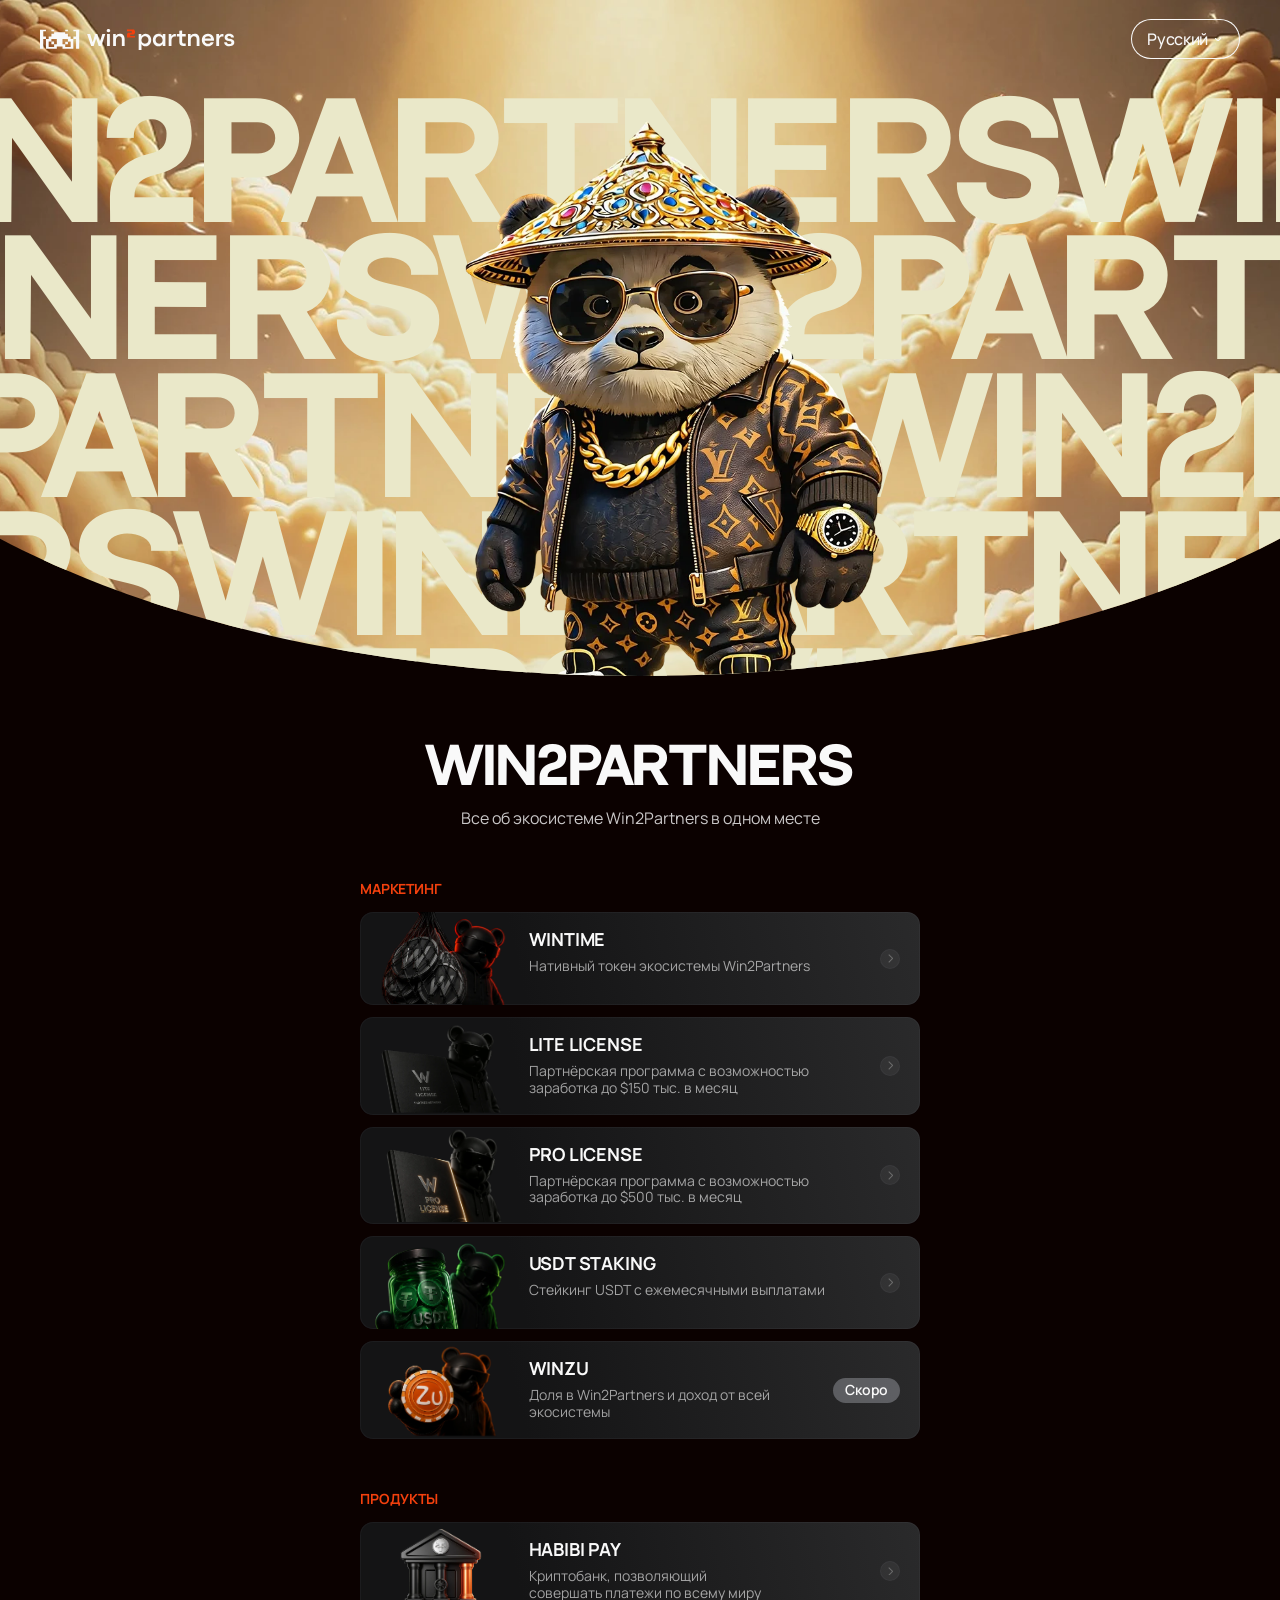
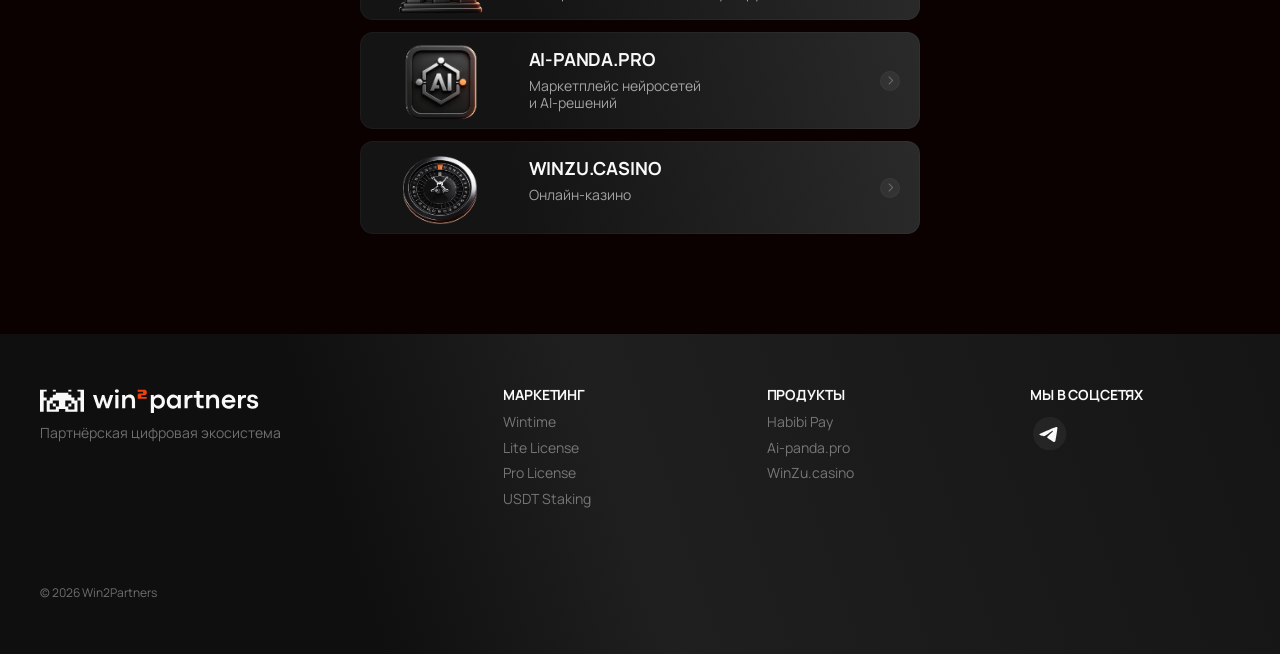
<file: index.html>
<!doctype html>
<html lang="ru">
<head>
<meta charset="utf-8">
<meta name="viewport" content="width=device-width, initial-scale=1">
<title>Win2Partners — экосистема продуктов и токен WinTime</title>
<meta name="description" content="Все об экосистеме Win2Partners в одном месте: партнёрские лицензии, обучение, стейкинг, WinZu и нативный токен WinTime.">
<meta name="theme-color" content="#0A0A0A">
<link rel="canonical" href="https://win2partners.com/">
<link rel="icon" href="assets/favicon.svg" type="image/svg+xml">
<meta property="og:type" content="website">
<meta property="og:site_name" content="Win2Partners">
<meta property="og:locale" content="ru_RU">
<meta property="og:title" content="Win2Partners — экосистема продуктов и токен WinTime">
<meta property="og:description" content="Все об экосистеме Win2Partners в одном месте: партнёрские лицензии, обучение, стейкинг, WinZu и нативный токен WinTime.">
<meta property="og:url" content="https://win2partners.com/">
<meta property="og:image" content="https://win2partners.com/assets/statement-pig-bg.png">
<meta property="og:image:width" content="1920">
<meta property="og:image:height" content="1080">
<meta name="twitter:card" content="summary_large_image">
<meta name="twitter:title" content="Win2Partners — экосистема продуктов и токен WinTime">
<meta name="twitter:description" content="Все об экосистеме Win2Partners в одном месте: партнёрские лицензии, обучение, стейкинг, WinZu и нативный токен WinTime.">
<meta name="twitter:image" content="https://win2partners.com/assets/statement-pig-bg.png">
<link rel="preload" as="image" href="assets/hero-clouds-wide.webp">
<link rel="preload" as="image" href="assets/hero-panda-front.webp">
<link rel="preconnect" href="https://fonts.googleapis.com">
<link rel="preconnect" href="https://fonts.gstatic.com" crossorigin>
<link rel="stylesheet" href="https://fonts.googleapis.com/css2?family=Manrope:wght@400;500;600;700;800&display=swap">
<link rel="stylesheet" href="css/tokens.css?v=20261110">
<link rel="stylesheet" href="css/components.css?v=20261119">
<link rel="stylesheet" href="css/site.css?v=20261119">
</head>
<body>
<div class="w2p-header-fix">
  <header class="w2p-header w2p-header--transparent">
    <a class="w2p-lockup" href="index.html" data-scroll-top aria-label="Win2Partners — на главную">
      <img src="assets/logo-win2partners.svg" alt="Win2Partners" width="140" height="25">
    </a>
    <div class="w2p-lang">
      <button class="w2p-btn w2p-btn--secondary" type="button" data-lang-toggle aria-expanded="false" aria-haspopup="true" aria-label="Язык интерфейса">
        <span data-lang-label>Русский</span><span class="w2p-btn__chev" aria-hidden="true"><svg width="6" height="3" viewBox="0 0 6 3" fill="none"><path d="M 3 3 L 2.646 3.354 C 2.74 3.447 2.867 3.5 3 3.5 C 3.133 3.5 3.26 3.447 3.354 3.354 L 3 3 Z M 6.354 0.354 C 6.549 0.158 6.549 -0.158 6.354 -0.354 C 6.158 -0.549 5.842 -0.549 5.646 -0.354 L 6 0 L 6.354 0.354 Z M 0.354 -0.354 C 0.158 -0.549 -0.158 -0.549 -0.354 -0.354 C -0.549 -0.158 -0.549 0.158 -0.354 0.354 L 0 0 L 0.354 -0.354 Z M 3 3 L 3.354 3.354 L 6.354 0.354 L 6 0 L 5.646 -0.354 L 2.646 2.646 L 3 3 Z M 0 0 L -0.354 0.354 L 2.646 3.354 L 3 3 L 3.354 2.646 L 0.354 -0.354 L 0 0 Z" fill="currentColor" fill-rule="nonzero"/></svg></span>
      </button>
      <div class="w2p-lang-menu" hidden>
        <button type="button" data-lang="ru" aria-current="true">Русский</button>
        <button type="button" data-lang="en" aria-current="false">English</button>
      </div>
    </div>
  </header>
</div>
<main class="w2p-page">
  <!-- Три слоя внутри обрезанного круга, снизу вверх: облачная плита во всю ширину,
       бегущая строка, затем вырезанная фигура. Нижняя дуга круга и есть форма первого экрана. -->
  <div class="w2p-hero">
    <div class="w2p-hero-disc">
      <div class="w2p-hero-back"></div>
      <div class="w2p-marquee-rows" aria-hidden="true">
          <div class="w2p-marquee"><div><span>win2partnerswin2partnerswin2partnerswin2partners</span><span>win2partnerswin2partnerswin2partnerswin2partners</span></div></div>
          <div class="w2p-marquee"><div><span>win2partnerswin2partnerswin2partnerswin2partners</span><span>win2partnerswin2partnerswin2partnerswin2partners</span></div></div>
          <div class="w2p-marquee"><div><span>win2partnerswin2partnerswin2partnerswin2partners</span><span>win2partnerswin2partnerswin2partnerswin2partners</span></div></div>
          <div class="w2p-marquee"><div><span>win2partnerswin2partnerswin2partnerswin2partners</span><span>win2partnerswin2partnerswin2partnerswin2partners</span></div></div>
          <div class="w2p-marquee"><div><span>win2partnerswin2partnerswin2partnerswin2partners</span><span>win2partnerswin2partnerswin2partnerswin2partners</span></div></div>
      </div>
      <div class="w2p-hero-plate w2p-hero-front"></div>
    </div>
  </div>

  <div class="w2p-section w2p-section--first" id="catalogue">
    <div class="w2p-col w2p-col--center">
      <h1 class="w2p-display w2p-display--section w2p-center w2p-rise">Win2partners</h1>
      <p class="w2p-body w2p-center w2p-rise" data-reveal-delay="90">Все об экосистеме Win2Partners в одном месте</p>
    </div>
    <section class="w2p-col" aria-label="Маркетинг">
        <span class="w2p-eyebrow w2p-rise">Маркетинг</span>
        <div class="w2p-cards">
        <div class="w2p-rise" data-reveal-delay="0">
          <a class="w2p-pc" href="wintime.html">
            <div class="w2p-pc-inner">
              <div class="w2p-pc-media"><span class="w2p-pc-art is-cover" style="background-image:url(assets/product-wintime.webp)"></span></div>
              <div class="w2p-pc-body"><div class="w2p-pc-text">
                <h3 class="w2p-pc-title">Wintime</h3>
                <p class="w2p-pc-desc">Нативный токен экосистемы Win2Partners</p>
              </div></div>
            </div>
            <span class="w2p-arrow w2p-pc-arrow" aria-hidden="true"><svg viewBox="0 0 3 6" fill="none"><path d="M 0.354 0.354 L 3 3 L 0.354 5.646" stroke="currentColor" stroke-width="0.7" fill="none"/></svg></span>
          </a>
        </div>
        <div class="w2p-rise" data-reveal-delay="70">
          <a class="w2p-pc" href="lite.html">
            <div class="w2p-pc-inner">
              <div class="w2p-pc-media"><span class="w2p-pc-art" style="background-image:url(assets/product-lite-license.webp)"></span></div>
              <div class="w2p-pc-body"><div class="w2p-pc-text">
                <h3 class="w2p-pc-title">Lite License</h3>
                <p class="w2p-pc-desc">Партнёрская программа с возможностью
заработка до $150 тыс. в месяц</p>
              </div></div>
            </div>
            <span class="w2p-arrow w2p-pc-arrow" aria-hidden="true"><svg viewBox="0 0 3 6" fill="none"><path d="M 0.354 0.354 L 3 3 L 0.354 5.646" stroke="currentColor" stroke-width="0.7" fill="none"/></svg></span>
          </a>
        </div>
        <div class="w2p-rise" data-reveal-delay="140">
          <a class="w2p-pc" href="pro.html">
            <div class="w2p-pc-inner">
              <div class="w2p-pc-media"><span class="w2p-pc-art" style="background-image:url(assets/product-pro-license.webp)"></span></div>
              <div class="w2p-pc-body"><div class="w2p-pc-text">
                <h3 class="w2p-pc-title">Pro License</h3>
                <p class="w2p-pc-desc">Партнёрская программа с возможностью
заработка до $500 тыс. в месяц</p>
              </div></div>
            </div>
            <span class="w2p-arrow w2p-pc-arrow" aria-hidden="true"><svg viewBox="0 0 3 6" fill="none"><path d="M 0.354 0.354 L 3 3 L 0.354 5.646" stroke="currentColor" stroke-width="0.7" fill="none"/></svg></span>
          </a>
        </div>
        <div class="w2p-rise" data-reveal-delay="210">
          <a class="w2p-pc" href="staking.html">
            <div class="w2p-pc-inner">
              <div class="w2p-pc-media"><span class="w2p-pc-art" style="background-image:url(assets/product-usdt-staking.webp)"></span></div>
              <div class="w2p-pc-body"><div class="w2p-pc-text">
                <h3 class="w2p-pc-title">USDT Staking</h3>
                <p class="w2p-pc-desc">Стейкинг USDT с ежемесячными выплатами</p>
              </div></div>
            </div>
            <span class="w2p-arrow w2p-pc-arrow" aria-hidden="true"><svg viewBox="0 0 3 6" fill="none"><path d="M 0.354 0.354 L 3 3 L 0.354 5.646" stroke="currentColor" stroke-width="0.7" fill="none"/></svg></span>
          </a>
        </div>
        <div class="w2p-rise" data-reveal-delay="280">
          <div class="w2p-pc w2p-pc--static">
            <div class="w2p-pc-inner">
              <div class="w2p-pc-media"><span class="w2p-pc-art" style="background-image:url(assets/product-winzu.webp)"></span></div>
              <div class="w2p-pc-body"><div class="w2p-pc-text">
                <h3 class="w2p-pc-title">WinZu</h3>
                <p class="w2p-pc-desc">Доля в Win2Partners и доход от всей экосистемы</p>
              </div></div>
            </div>
            <span class="w2p-pc-tag">Скоро</span>
          </div>
        </div>
        </div>
      </section>
    <section class="w2p-col" aria-label="Продукты">
        <span class="w2p-eyebrow w2p-rise">Продукты</span>
        <div class="w2p-cards">
        <div class="w2p-rise" data-reveal-delay="0" hidden><!-- скрыто до запуска -->
          <div class="w2p-pc w2p-pc--static">
            <div class="w2p-pc-inner">
              <div class="w2p-pc-media"><span class="w2p-pc-art" style="background-image:url(assets/product-academy.webp)"></span></div>
              <div class="w2p-pc-body"><div class="w2p-pc-text">
                <h3 class="w2p-pc-title">Академия Win2Pro</h3>
                <p class="w2p-pc-desc">Обучение продажам, финансовой
грамотности и искусственному интеллекту</p>
              </div></div>
            </div>
            <span class="w2p-arrow w2p-pc-arrow" aria-hidden="true"><svg viewBox="0 0 3 6" fill="none"><path d="M 0.354 0.354 L 3 3 L 0.354 5.646" stroke="currentColor" stroke-width="0.7" fill="none"/></svg></span>
          </div>
        </div>
        <div class="w2p-rise" data-reveal-delay="0">
          <a class="w2p-pc" href="habibi.html">
            <div class="w2p-pc-inner">
              <div class="w2p-pc-media"><span class="w2p-pc-art" style="background-image:url(assets/product-habibi-pay.webp)"></span></div>
              <div class="w2p-pc-body"><div class="w2p-pc-text">
                <h3 class="w2p-pc-title">Habibi Pay</h3>
                <p class="w2p-pc-desc">Криптобанк, позволяющий
совершать платежи по всему миру</p>
              </div></div>
            </div>
            <span class="w2p-arrow w2p-pc-arrow" aria-hidden="true"><svg viewBox="0 0 3 6" fill="none"><path d="M 0.354 0.354 L 3 3 L 0.354 5.646" stroke="currentColor" stroke-width="0.7" fill="none"/></svg></span>
          </a>
        </div>
        <div class="w2p-rise" data-reveal-delay="70">
          <a class="w2p-pc" href="ai-panda.html">
            <div class="w2p-pc-inner">
              <div class="w2p-pc-media"><span class="w2p-pc-art" style="background-image:url(assets/product-ai-panda.webp)"></span></div>
              <div class="w2p-pc-body"><div class="w2p-pc-text">
                <h3 class="w2p-pc-title">Ai-panda.pro</h3>
                <p class="w2p-pc-desc">Маркетплейс нейросетей
и AI-решений</p>
              </div></div>
            </div>
            <span class="w2p-arrow w2p-pc-arrow" aria-hidden="true"><svg viewBox="0 0 3 6" fill="none"><path d="M 0.354 0.354 L 3 3 L 0.354 5.646" stroke="currentColor" stroke-width="0.7" fill="none"/></svg></span>
          </a>
        </div>
        <div class="w2p-rise" data-reveal-delay="0" hidden><!-- скрыто до запуска -->
          <a class="w2p-pc" href="pando.html">
            <div class="w2p-pc-inner">
              <div class="w2p-pc-media"><span class="w2p-pc-art" style="background-image:url(assets/product-pando.webp)"></span></div>
              <div class="w2p-pc-body"><div class="w2p-pc-text">
                <h3 class="w2p-pc-title">Pando</h3>
                <p class="w2p-pc-desc">Бесплатный VPN-сервис
для безопасного доступа в интернет</p>
              </div></div>
            </div>
            <span class="w2p-arrow w2p-pc-arrow" aria-hidden="true"><svg viewBox="0 0 3 6" fill="none"><path d="M 0.354 0.354 L 3 3 L 0.354 5.646" stroke="currentColor" stroke-width="0.7" fill="none"/></svg></span>
          </a>
        </div>
        <div class="w2p-rise" data-reveal-delay="0" hidden><!-- скрыто до запуска -->
          <a class="w2p-pc" href="win2pro.html">
            <div class="w2p-pc-inner">
              <div class="w2p-pc-media"><span class="w2p-pc-art" style="background-image:url(assets/product-win2pro.webp)"></span></div>
              <div class="w2p-pc-body"><div class="w2p-pc-text">
                <h3 class="w2p-pc-title">Win-2.pro</h3>
                <p class="w2p-pc-desc">Контент-завод полного цикла
для социальных сетей и рекламы</p>
              </div></div>
            </div>
            <span class="w2p-arrow w2p-pc-arrow" aria-hidden="true"><svg viewBox="0 0 3 6" fill="none"><path d="M 0.354 0.354 L 3 3 L 0.354 5.646" stroke="currentColor" stroke-width="0.7" fill="none"/></svg></span>
          </a>
        </div>
        <div class="w2p-rise" data-reveal-delay="140">
          <a class="w2p-pc" href="winzu.html">
            <div class="w2p-pc-inner">
              <div class="w2p-pc-media"><span class="w2p-pc-art" style="background-image:url(assets/product-winzu-casino.webp)"></span></div>
              <div class="w2p-pc-body"><div class="w2p-pc-text">
                <h3 class="w2p-pc-title">WinZu.casino</h3>
                <p class="w2p-pc-desc">Онлайн-казино</p>
              </div></div>
            </div>
            <span class="w2p-arrow w2p-pc-arrow" aria-hidden="true"><svg viewBox="0 0 3 6" fill="none"><path d="M 0.354 0.354 L 3 3 L 0.354 5.646" stroke="currentColor" stroke-width="0.7" fill="none"/></svg></span>
          </a>
        </div>
        <div class="w2p-rise" data-reveal-delay="0" hidden><!-- скрыто до запуска -->
          <div class="w2p-pc w2p-pc--static">
            <div class="w2p-pc-inner">
              <div class="w2p-pc-media"><span class="w2p-pc-art" style="background-image:url(assets/product-pandex.webp)"></span></div>
              <div class="w2p-pc-body"><div class="w2p-pc-text">
                <h3 class="w2p-pc-title">Pandex.pro</h3>
                <p class="w2p-pc-desc">Платформа сеточных
бинарных опционов</p>
              </div></div>
            </div>
            <span class="w2p-arrow w2p-pc-arrow" aria-hidden="true"><svg viewBox="0 0 3 6" fill="none"><path d="M 0.354 0.354 L 3 3 L 0.354 5.646" stroke="currentColor" stroke-width="0.7" fill="none"/></svg></span>
          </div>
        </div>
        </div>
      </section>
  </div>
</main>
<footer class="w2p-footer">
  <div class="w2p-footer-grid">
    <div class="w2p-footer-brand">
      <div>
        <a class="w2p-lockup" href="index.html" data-scroll-top aria-label="Win2Partners — на главную">
          <img src="assets/logo-win2partners.svg" alt="Win2Partners" width="140" height="25">
        </a>
        <span class="w2p-footer-tagline">Партнёрская цифровая экосистема</span>
      </div>
      <span class="w2p-footer-legal">© 2026 Win2Partners</span>
    </div>
    <div class="w2p-footer-col">
      <div>
        <span class="w2p-footer-h">Маркетинг</span>
        <ul>
        <li><a href="wintime.html">Wintime</a></li>
        <li><a href="lite.html">Lite License</a></li>
        <li><a href="pro.html">Pro License</a></li>
        <li><a href="staking.html">USDT Staking</a></li>
        </ul>
      </div>
    </div>
    <div class="w2p-footer-col">
      <div>
        <span class="w2p-footer-h">Продукты</span>
        <ul>
        <li><a href="habibi.html">Habibi Pay</a></li>
        <li><a href="ai-panda.html">Ai-panda.pro</a></li>
        <li><a href="winzu.html">WinZu.casino</a></li>
        </ul>
      </div>
    </div>
    <div class="w2p-footer-social">
      <span class="w2p-footer-h">мы в соцсетях</span>
      <a href="https://t.me/win2partners" target="_blank" rel="noreferrer noopener" aria-label="Telegram Win2Partners">
        <svg width="33.333" height="33.333" viewBox="0 0 33.333 33.333" fill="none" aria-hidden="true">
          <path d="M 16.667 0 C 7.467 0 0 7.467 0 16.667 C 0 25.867 7.467 33.333 16.667 33.333 C 25.867 33.333 33.333 25.867 33.333 16.667 C 33.333 7.467 25.867 0 16.667 0 Z" fill="#fff" fill-opacity=".05"/>
          <path d="M 24.4 11.333 C 24.15 13.967 23.067 20.367 22.517 23.317 C 22.283 24.567 21.817 24.983 21.383 25.033 C 20.417 25.117 19.683 24.4 18.75 23.783 C 17.283 22.817 16.45 22.217 15.033 21.283 C 13.383 20.2 14.45 19.6 15.4 18.633 C 15.65 18.383 19.917 14.5 20 14.15 C 20.012 14.097 20.01 14.042 19.996 13.99 C 19.981 13.937 19.954 13.889 19.917 13.85 C 19.817 13.767 19.683 13.8 19.567 13.817 C 19.417 13.85 17.083 15.4 12.533 18.467 C 11.867 18.917 11.267 19.15 10.733 19.133 C 10.133 19.117 9 18.8 8.15 18.517 C 7.1 18.183 6.283 18 6.35 17.417 C 6.383 17.117 6.8 16.817 7.583 16.5 C 12.45 14.383 15.683 12.983 17.3 12.317 C 21.933 10.383 22.883 10.05 23.517 10.05 C 23.65 10.05 23.967 10.083 24.167 10.25 C 24.436 10.466 24.409 10.875 24.405 11.22 C 24.404 11.259 24.403 11.297 24.4 11.333 Z" fill="var(--text-primary)"/>
        </svg>
      </a>
    </div>
  </div>
</footer>
<script src="js/i18n.js?v=20261119"></script>
<script src="js/common.js?v=20261110"></script>
<script src="js/main.js"></script>
</body>
</html>
</file>
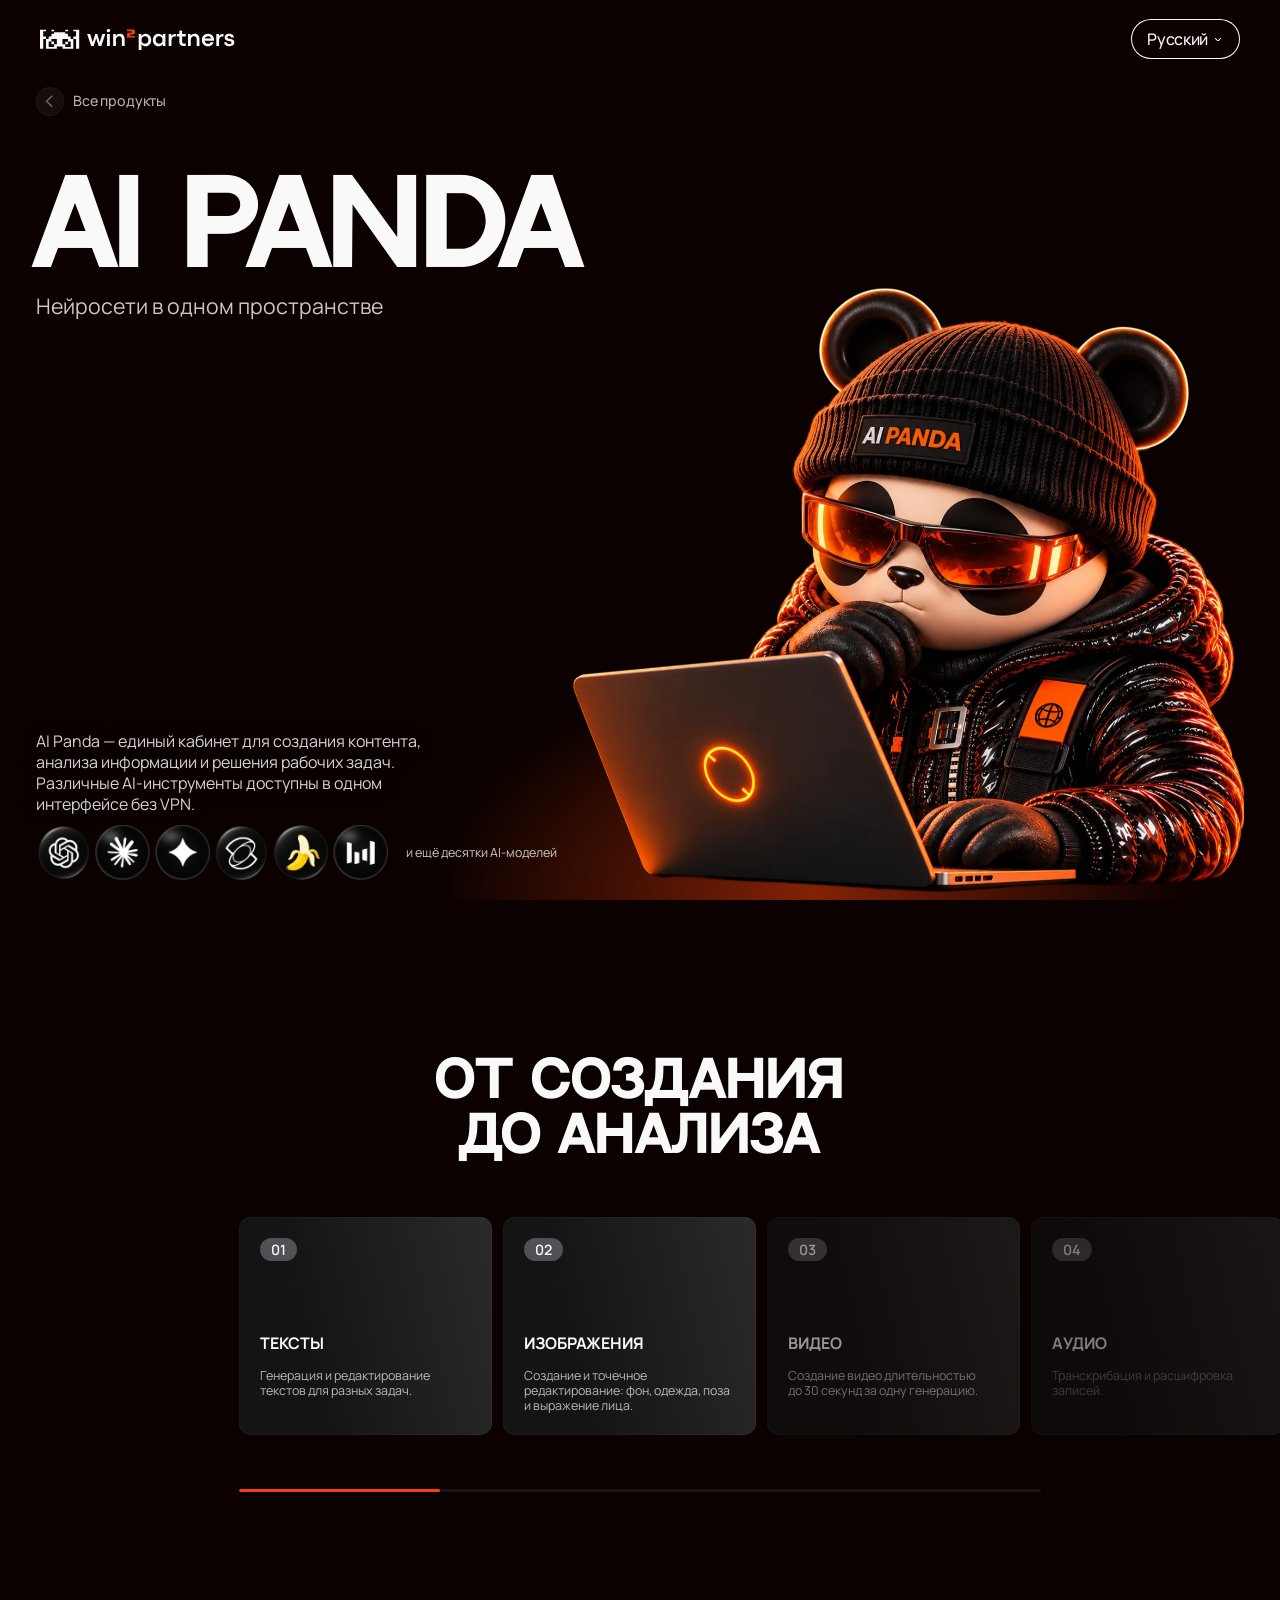
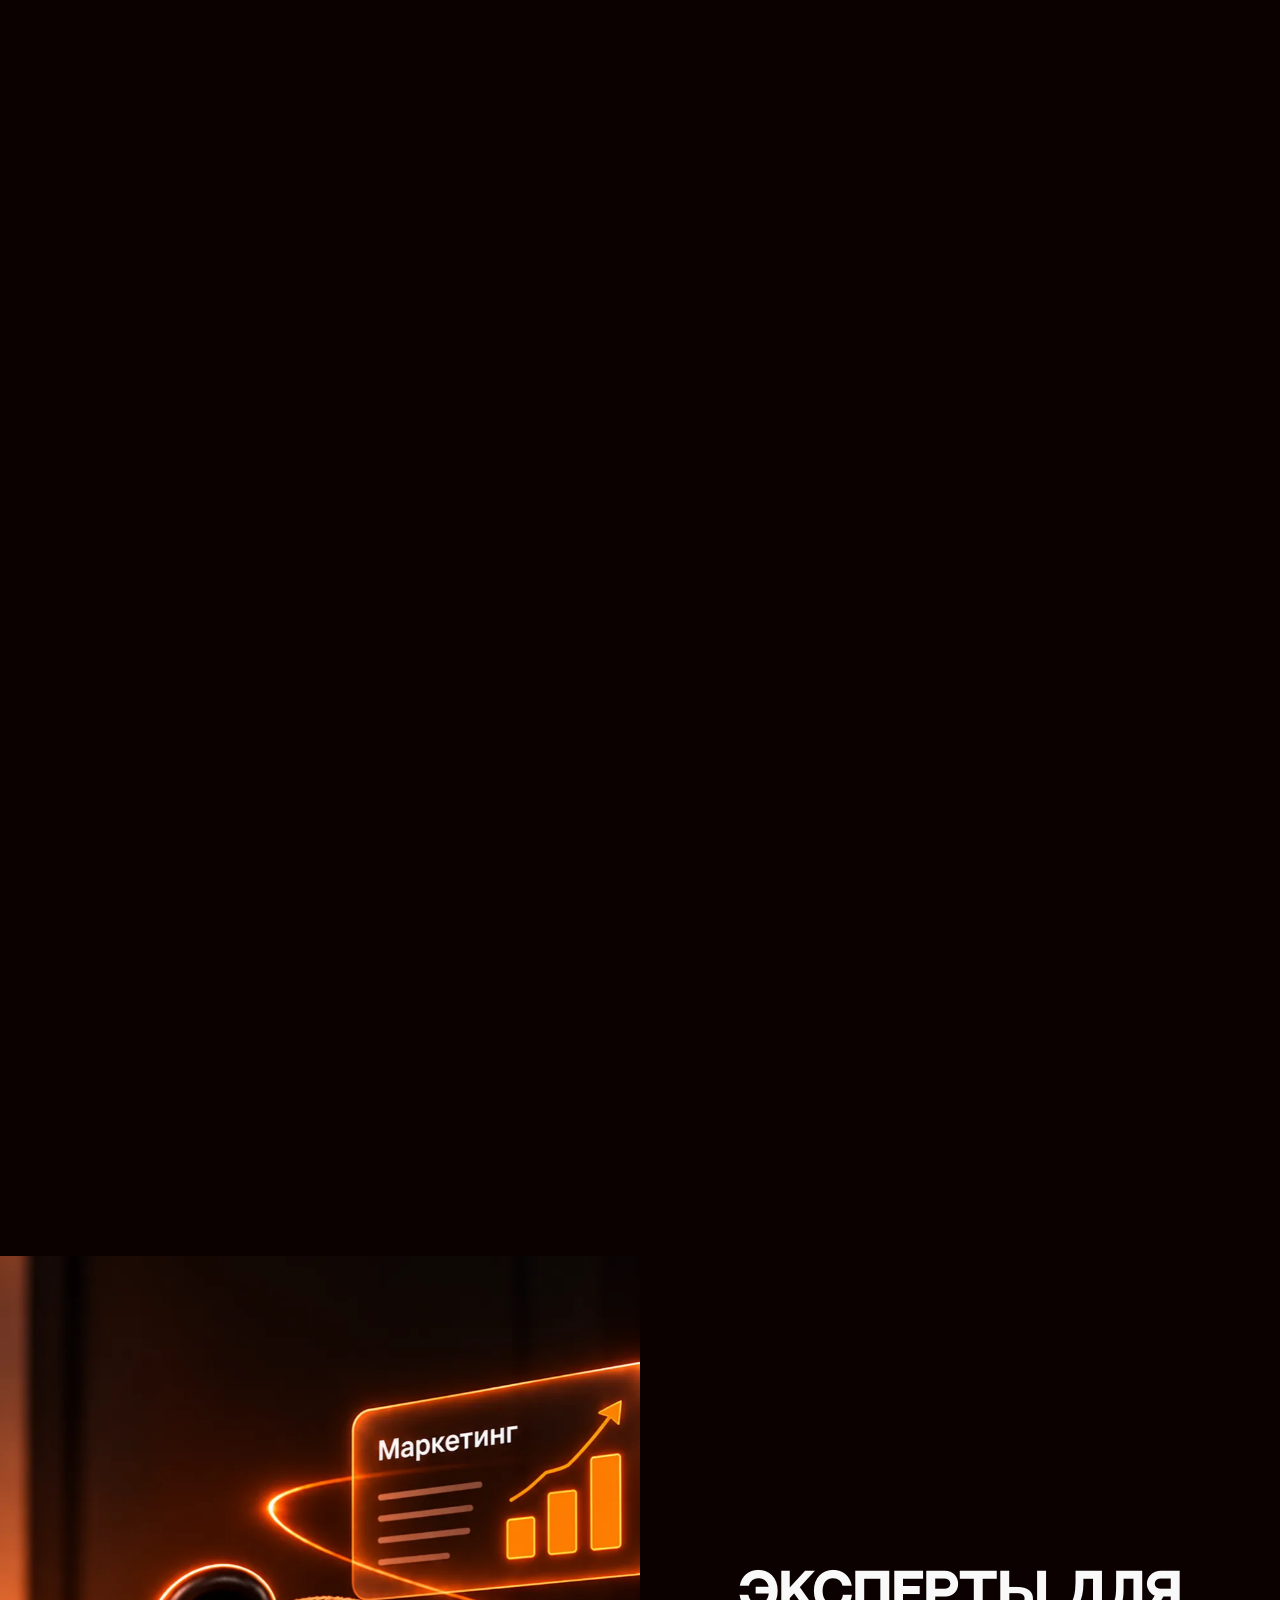
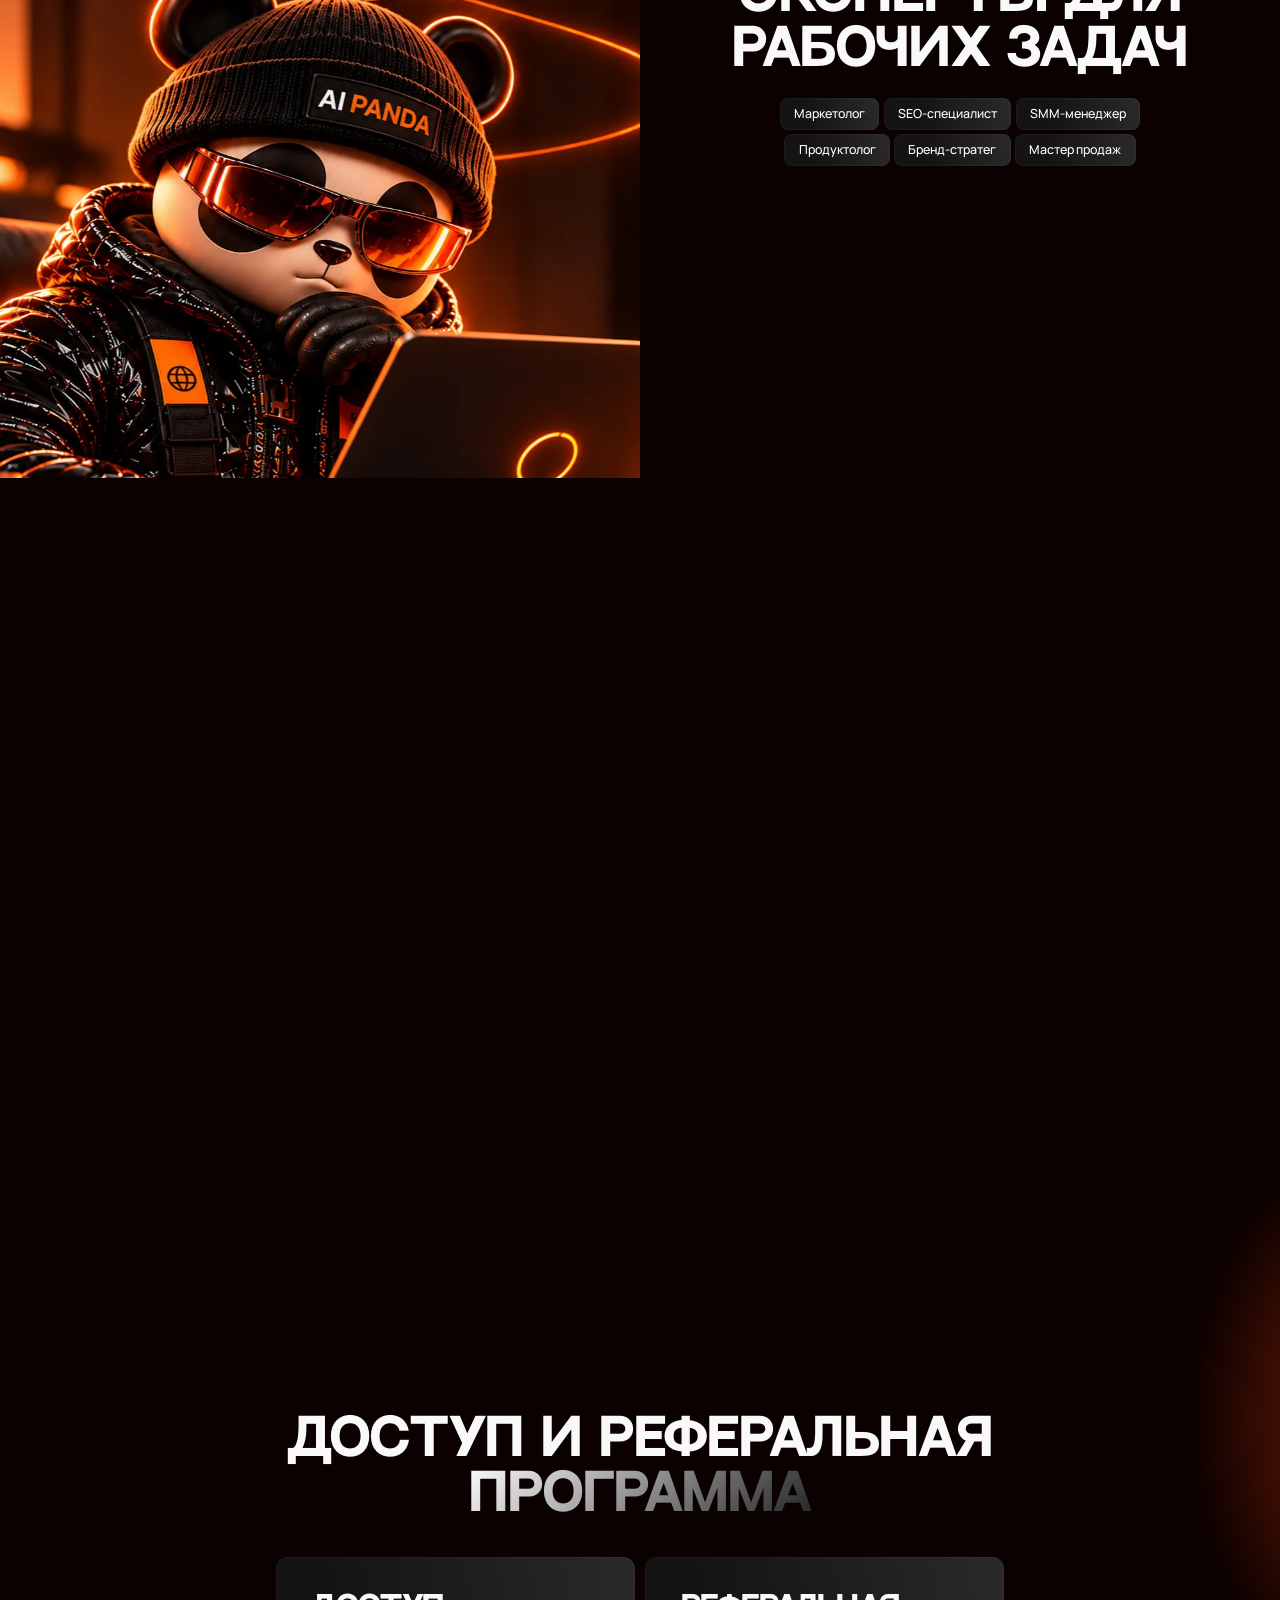
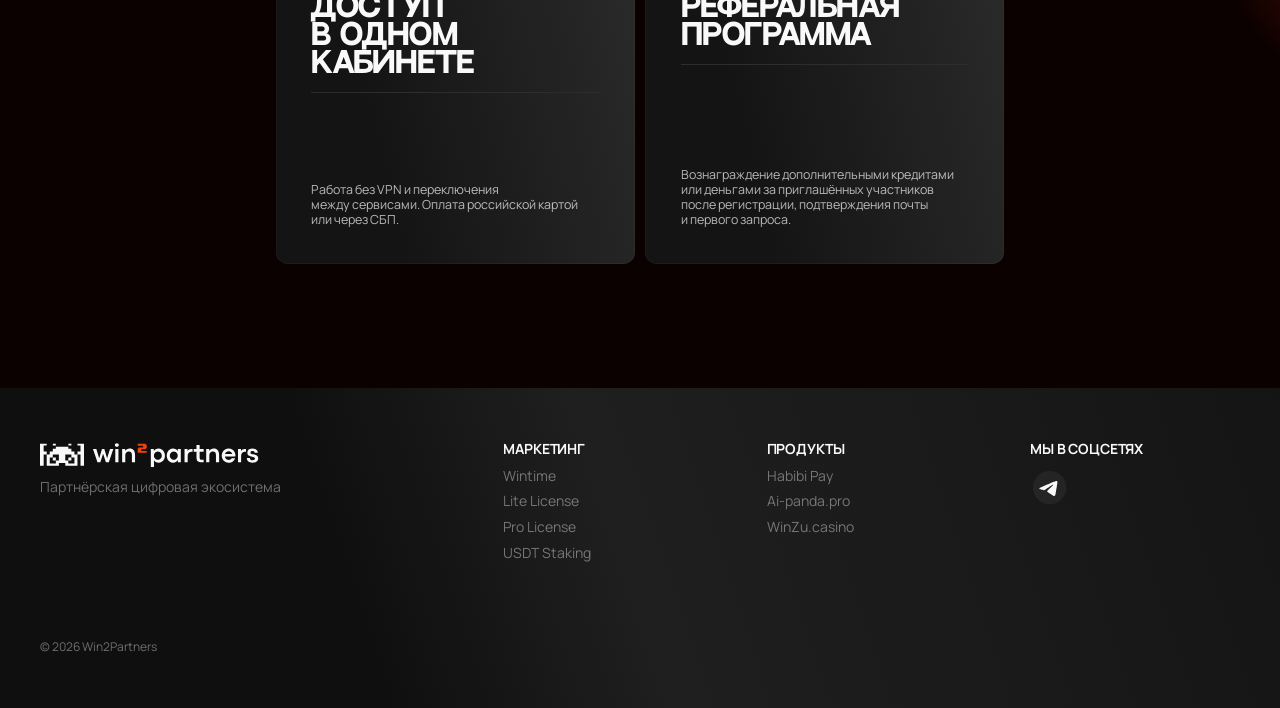
<file: ai-panda.html>
<!doctype html>
<html lang="ru">
<head>
<meta charset="utf-8">
<meta name="viewport" content="width=device-width, initial-scale=1">
<title>AI Panda — нейросети в одном пространстве</title>
<meta name="description" content="AI Panda — единый кабинет для создания контента, анализа информации и решения рабочих задач. Десятки AI-моделей в одном интерфейсе без VPN.">
<meta name="theme-color" content="#0A0A0A">
<link rel="canonical" href="https://win2partners.com/ai-panda.html">
<link rel="icon" href="assets/favicon.svg" type="image/svg+xml">
<meta property="og:type" content="website">
<meta property="og:site_name" content="Win2Partners">
<meta property="og:locale" content="ru_RU">
<meta property="og:title" content="AI Panda — нейросети в одном пространстве">
<meta property="og:description" content="AI Panda — единый кабинет для создания контента, анализа информации и решения рабочих задач. Десятки AI-моделей в одном интерфейсе без VPN.">
<meta property="og:url" content="https://win2partners.com/ai-panda.html">
<meta property="og:image" content="https://win2partners.com/assets/ai-panda/og.jpg">
<meta property="og:image:width" content="1440">
<meta property="og:image:height" content="800">
<meta name="twitter:card" content="summary_large_image">
<meta name="twitter:title" content="AI Panda — нейросети в одном пространстве">
<meta name="twitter:description" content="AI Panda — единый кабинет для создания контента, анализа информации и решения рабочих задач. Десятки AI-моделей в одном интерфейсе без VPN.">
<meta name="twitter:image" content="https://win2partners.com/assets/ai-panda/og.jpg">
<link rel="preload" as="image" href="assets/ai-panda/hero.webp">
<link rel="preconnect" href="https://fonts.googleapis.com">
<link rel="preconnect" href="https://fonts.gstatic.com" crossorigin>
<link rel="stylesheet" href="https://fonts.googleapis.com/css2?family=Manrope:wght@400;500;600;700;800&display=swap">
<link rel="stylesheet" href="css/tokens.css?v=20261110">
<link rel="stylesheet" href="css/components.css?v=20261118">
<link rel="stylesheet" href="css/site.css?v=20261118">
<link rel="stylesheet" href="css/winzu.css?v=20261110">
<link rel="stylesheet" href="css/win2pro.css?v=20261118">
<link rel="stylesheet" href="css/ai-panda.css?v=20261110h">
<link rel="stylesheet" href="css/scroll-swap.css?v=20261110h">
</head>
<body>
<div class="w2p-header-fix" data-threshold="700">
  <header class="w2p-header w2p-header--transparent">
    <a class="w2p-lockup" href="index.html" aria-label="Win2Partners — на главную">
      <img src="assets/logo-win2partners.svg" alt="Win2Partners" width="140" height="25">
    </a>
    <div class="w2p-lang">
      <button class="w2p-btn w2p-btn--secondary" type="button" data-lang-toggle aria-expanded="false" aria-haspopup="true" aria-label="Язык интерфейса">
        <span data-lang-label>Русский</span><span class="w2p-btn__chev" aria-hidden="true"><svg width="6" height="3" viewBox="0 0 6 3" fill="none"><path d="M 3 3 L 2.646 3.354 C 2.74 3.447 2.867 3.5 3 3.5 C 3.133 3.5 3.26 3.447 3.354 3.354 L 3 3 Z M 6.354 0.354 C 6.549 0.158 6.549 -0.158 6.354 -0.354 C 6.158 -0.549 5.842 -0.549 5.646 -0.354 L 6 0 L 6.354 0.354 Z M 0.354 -0.354 C 0.158 -0.549 -0.158 -0.549 -0.354 -0.354 C -0.549 -0.158 -0.549 0.158 -0.354 0.354 L 0 0 L 0.354 -0.354 Z M 3 3 L 3.354 3.354 L 6.354 0.354 L 6 0 L 5.646 -0.354 L 2.646 2.646 L 3 3 Z M 0 0 L -0.354 0.354 L 2.646 3.354 L 3 3 L 3.354 2.646 L 0.354 -0.354 L 0 0 Z" fill="currentColor" fill-rule="nonzero"/></svg></span>
      </button>
      <div class="w2p-lang-menu" hidden>
        <button type="button" data-lang="ru" aria-current="true">Русский</button>
        <button type="button" data-lang="en" aria-current="false">English</button>
      </div>
    </div>
  </header>
</div>
<!-- Общие блоки: корень с зумом сетки 1440, hero-копия, заголовки и карточки с наведением —
     css/winzu.css и js/winzu.js; закреплённая лента с полоской прогресса — css/win2pro.css
     и js/win2pro.js (как на странице Win-2.pro). Своё — в css/ai-panda.css. -->
<main class="wz ap">
  <!-- 1. hero -->
  <section class="wz-hero ap-hero">
    <div class="wz-glow ap-glow-hero" aria-hidden="true"></div>
    <div class="ap-hero-art" role="img" aria-label="Панда в шапке AI Panda работает за ноутбуком"></div>
    <div class="wz-hero-copy">
      <a class="wz-crumb" href="index.html#catalogue"><span class="w2p-arrow w2p-arrow--left" aria-hidden="true"><svg viewBox="0 0 3 6" fill="none"><path d="M 0.354 0.354 L 3 3 L 0.354 5.646" stroke="currentColor" stroke-width="0.7" fill="none"/></svg></span><span>Все&nbsp;продукты</span></a>
      <div class="wz-hero-text">
        <h1 class="wz-d wz-hero-title">AI Panda</h1>
        <p class="wz-hero-sub ap-hero-sub">Нейросети в&nbsp;одном пространстве</p>
      </div>
      <p class="ap-hero-note">AI Panda&nbsp;— единый кабинет для&nbsp;создания контента, анализа информации и&nbsp;решения рабочих задач. Различные AI-инструменты доступны в&nbsp;одном интерфейсе без&nbsp;VPN.</p>
      <div class="ap-models">
        <ul class="ap-models-list" aria-hidden="true">
          <li><img src="assets/ai-panda/m-openai.webp" alt="" width="62" height="62"></li>
          <li><img src="assets/ai-panda/m-claude.webp" alt="" width="62" height="62"></li>
          <li><img src="assets/ai-panda/m-gemini.webp" alt="" width="62" height="62"></li>
          <li><img src="assets/ai-panda/m-orbit.webp" alt="" width="62" height="62"></li>
          <li><img src="assets/ai-panda/m-banana.webp" alt="" width="62" height="62"></li>
          <li><img src="assets/ai-panda/m-bytedance.webp" alt="" width="62" height="62"></li>
        </ul>
        <span>и&nbsp;ещё десятки AI-моделей</span>
      </div>
    </div>
  </section>

  <!-- 2. от создания до анализа: та же лента, что «Всё для создания контента» на Win-2.pro.
       ≥1200 — блок закреплён и листается по скроллу на одну карточку за шаг; ниже — свайп. -->
  <section class="cf-tools ap-tools" aria-labelledby="ap-tools-title">
    <div class="wz-glow ap-glow-tools" aria-hidden="true"></div>
    <div class="cf-tools-pin">
      <div class="cf-tools-stage">
        <h2 class="wz-d wz-h2 cf-tools-title ap-tools-title w2p-rise" id="ap-tools-title">От&nbsp;создания до&nbsp;анализа</h2>
        <div class="cf-tools-view">
          <ol class="cf-tools-track">
            <li class="cf-tool"><span class="cf-tag">01</span><div><h3>Тексты</h3><p>Генерация и&nbsp;редактирование текстов для&nbsp;разных задач.</p></div></li>
            <li class="cf-tool"><span class="cf-tag">02</span><div><h3>Изображения</h3><p>Создание и&nbsp;точечное редактирование: фон, одежда, поза и&nbsp;выражение лица.</p></div></li>
            <li class="cf-tool"><span class="cf-tag">03</span><div><h3>Видео</h3><p>Создание видео длительностью до&nbsp;30&nbsp;секунд за&nbsp;одну генерацию.</p></div></li>
            <li class="cf-tool"><span class="cf-tag">04</span><div><h3>Аудио</h3><p>Транскрибация и&nbsp;расшифровка записей.</p></div></li>
            <li class="cf-tool"><span class="cf-tag">05</span><div><h3>Документы</h3><p>Ответы на&nbsp;вопросы по&nbsp;содержанию и&nbsp;поиск нужной информации.</p></div></li>
            <li class="cf-tool"><span class="cf-tag">06</span><div><h3>Таблицы и&nbsp;данные</h3><p>Работа со&nbsp;структурированной информацией и&nbsp;рабочими данными.</p></div></li>
          </ol>
        </div>
        <div class="cf-progress" aria-hidden="true"><i></i></div>
      </div>
    </div>
  </section>

  <!-- 3–4. арт слева, текст справа (на мобильном — текст над квадратным артом) -->
  <div class="sw ap-swap" data-swap><div class="sw-pin">
  <section class="ap-split ap-split--experts" data-swap-item aria-labelledby="ap-experts-title">
    <div class="ap-split-art" data-swap-art role="img" aria-label="Панда за ноутбуком, над ним — голографическая карточка «Маркетинг» с графиком роста"></div>
    <div class="ap-split-copy" data-swap-copy>
      <h2 class="wz-d ap-split-title w2p-rise" id="ap-experts-title">Эксперты для рабочих задач</h2>
      <ul class="ap-chips w2p-rise" data-reveal-delay="90">
        <li>Маркетолог</li><li>SEO-специалист</li><li>SMM-менеджер</li><li>Продуктолог</li><li>Бренд-стратег</li><li>Мастер продаж</li>
      </ul>
    </div>
  </section>

  <section class="ap-split ap-split--assistant" data-swap-item aria-labelledby="ap-assistant-title">
    <div class="ap-split-art" data-swap-art role="img" aria-label="Светящийся куб с мозгом собирает файлы PDF, Word, Google Drive и папки"></div>
    <div class="ap-split-copy" data-swap-copy>
      <h2 class="wz-d ap-split-title w2p-rise" id="ap-assistant-title">Ассистент под конкретные цели</h2>
      <p class="ap-split-text w2p-rise" data-reveal-delay="90">Создание AI-ассистента с&nbsp;собственной базой знаний и&nbsp;настройкой под&nbsp;нужные задачи.</p>
    </div>
  </section>
  </div></div>

  <!-- 5. доступ и реферальная программа: карточки WinZu (наведение → оранжевая заливка) -->
  <section class="wz-sec wz-feat cf-feat ap-access" aria-labelledby="ap-access-title">
    <div class="wz-glow ap-glow-access" aria-hidden="true"></div>
    <h2 class="wz-d wz-h2 wz-feat-title ap-access-title w2p-rise" id="ap-access-title">Доступ и<wbr> реферальная <span class="wz-grad">программа</span></h2>
    <div class="wz-cards ap-cards">
      <article class="wz-card w2p-rise">
        <div class="wz-card-head"><h3 class="wz-d">Доступ в&nbsp;одном кабинете</h3></div>
        <p class="wz-card-text">Работа без&nbsp;VPN и&nbsp;переключения между&nbsp;сервисами. Оплата российской картой или&nbsp;через&nbsp;СБП.</p>
      </article>
      <article class="wz-card w2p-rise" data-reveal-delay="90">
        <div class="wz-card-head"><h3 class="wz-d">Реферальная программа</h3></div>
        <p class="wz-card-text">Вознаграждение дополнительными кредитами или&nbsp;деньгами за&nbsp;приглашённых участников после&nbsp;регистрации, подтверждения почты и&nbsp;первого запроса.</p>
      </article>
    </div>
  </section>
</main>
<footer class="w2p-footer">
  <div class="w2p-footer-grid">
    <div class="w2p-footer-brand">
      <div>
        <a class="w2p-lockup" href="index.html" aria-label="Win2Partners — на главную">
          <img src="assets/logo-win2partners.svg" alt="Win2Partners" width="140" height="25">
        </a>
        <span class="w2p-footer-tagline">Партнёрская цифровая экосистема</span>
      </div>
      <span class="w2p-footer-legal">© 2026 Win2Partners</span>
    </div>
    <div class="w2p-footer-col">
      <div>
        <span class="w2p-footer-h">Маркетинг</span>
        <ul>
        <li><a href="wintime.html">Wintime</a></li>
        <li><a href="lite.html">Lite License</a></li>
        <li><a href="pro.html">Pro License</a></li>
        <li><a href="staking.html">USDT Staking</a></li>
        </ul>
      </div>
    </div>
    <div class="w2p-footer-col">
      <div>
        <span class="w2p-footer-h">Продукты</span>
        <ul>
        <li><a href="habibi.html">Habibi Pay</a></li>
        <li><a href="ai-panda.html" aria-current="page">Ai-panda.pro</a></li>
        <li><a href="winzu.html">WinZu.casino</a></li>
        </ul>
      </div>
    </div>
    <div class="w2p-footer-social">
      <span class="w2p-footer-h">мы в соцсетях</span>
      <a href="https://t.me/win2partners" target="_blank" rel="noreferrer noopener" aria-label="Telegram Win2Partners">
        <svg width="33.333" height="33.333" viewBox="0 0 33.333 33.333" fill="none" aria-hidden="true">
          <path d="M 16.667 0 C 7.467 0 0 7.467 0 16.667 C 0 25.867 7.467 33.333 16.667 33.333 C 25.867 33.333 33.333 25.867 33.333 16.667 C 33.333 7.467 25.867 0 16.667 0 Z" fill="#fff" fill-opacity=".05"/>
          <path d="M 24.4 11.333 C 24.15 13.967 23.067 20.367 22.517 23.317 C 22.283 24.567 21.817 24.983 21.383 25.033 C 20.417 25.117 19.683 24.4 18.75 23.783 C 17.283 22.817 16.45 22.217 15.033 21.283 C 13.383 20.2 14.45 19.6 15.4 18.633 C 15.65 18.383 19.917 14.5 20 14.15 C 20.012 14.097 20.01 14.042 19.996 13.99 C 19.981 13.937 19.954 13.889 19.917 13.85 C 19.817 13.767 19.683 13.8 19.567 13.817 C 19.417 13.85 17.083 15.4 12.533 18.467 C 11.867 18.917 11.267 19.15 10.733 19.133 C 10.133 19.117 9 18.8 8.15 18.517 C 7.1 18.183 6.283 18 6.35 17.417 C 6.383 17.117 6.8 16.817 7.583 16.5 C 12.45 14.383 15.683 12.983 17.3 12.317 C 21.933 10.383 22.883 10.05 23.517 10.05 C 23.65 10.05 23.967 10.083 24.167 10.25 C 24.436 10.466 24.409 10.875 24.405 11.22 C 24.404 11.259 24.403 11.297 24.4 11.333 Z" fill="var(--text-primary)"/>
        </svg>
      </a>
    </div>
  </div>
</footer>
<script src="js/i18n.js?v=20261110d"></script>
<script src="js/common.js?v=20261110"></script>
<script src="js/winzu.js?v=20261106"></script>
<script src="js/win2pro.js?v=20261106"></script>
<script src="js/scroll-swap.js?v=20261109e"></script>
</body>
</html>
</file>
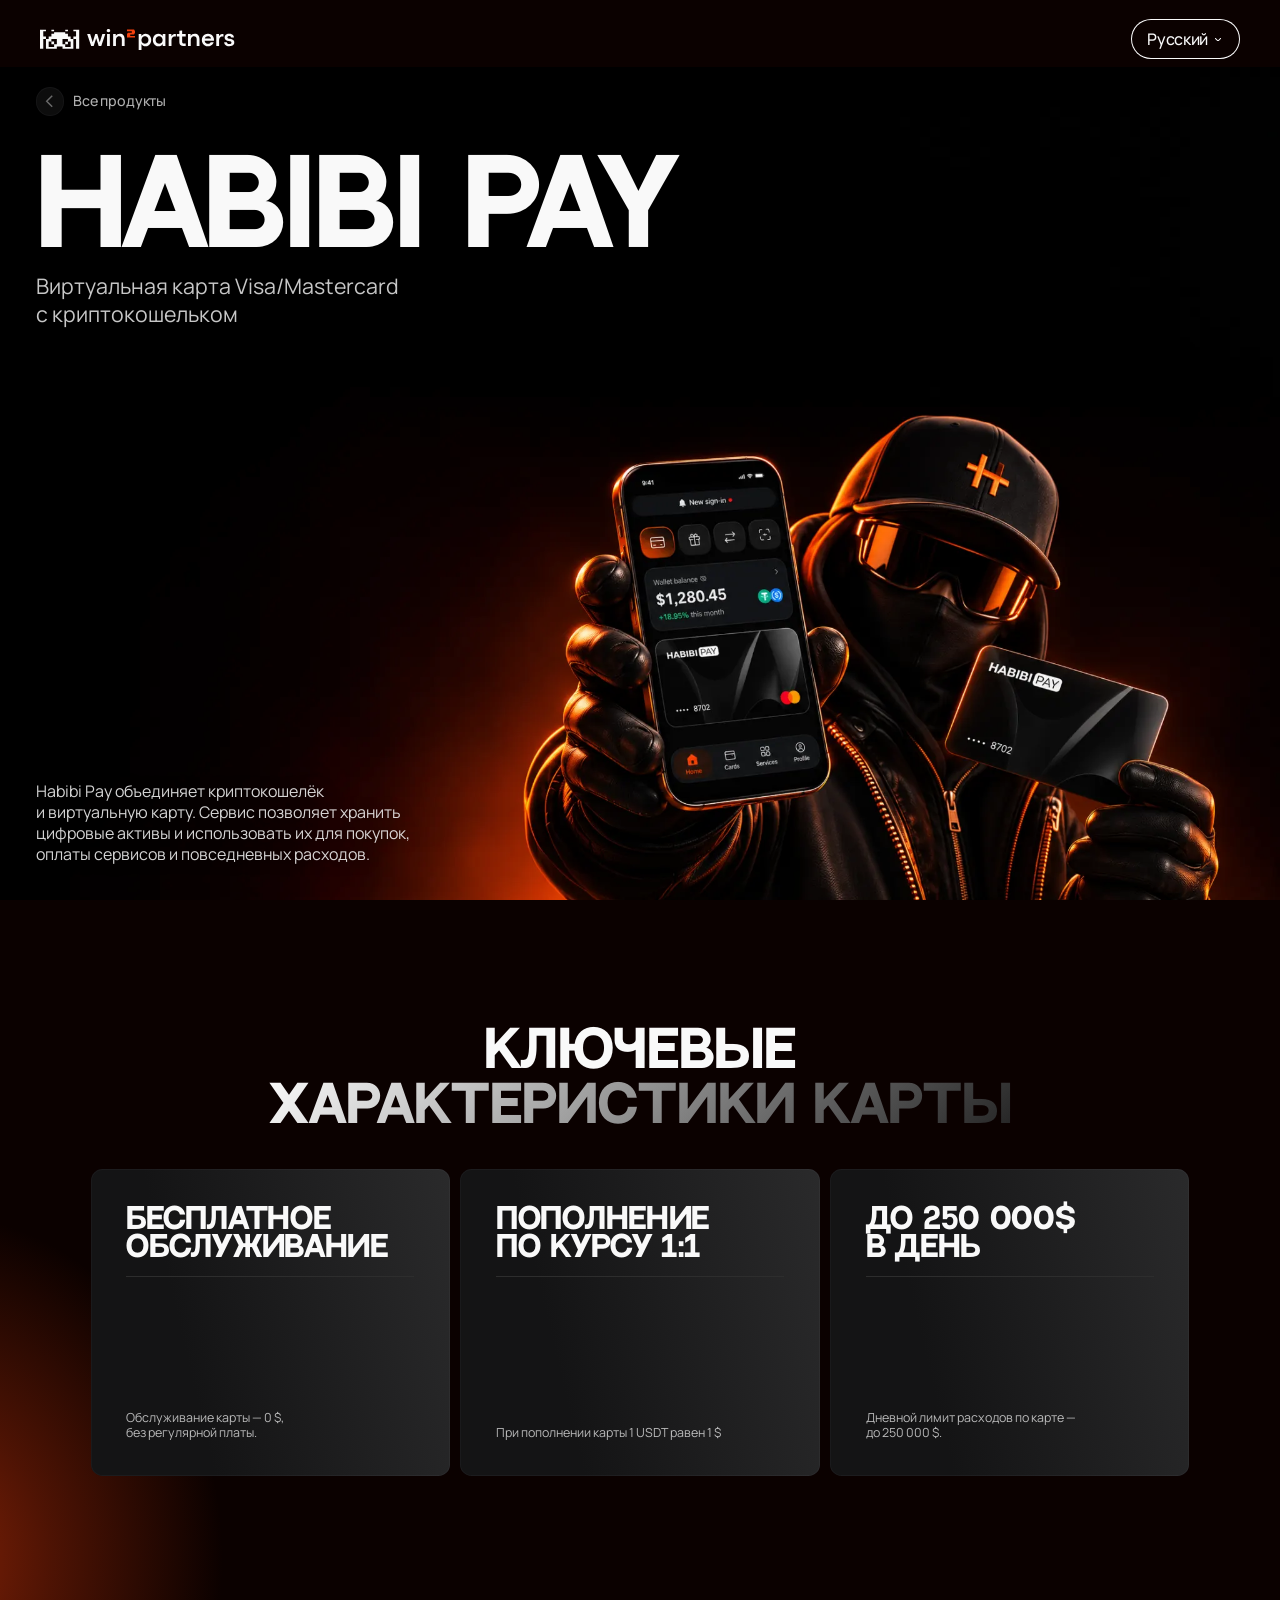
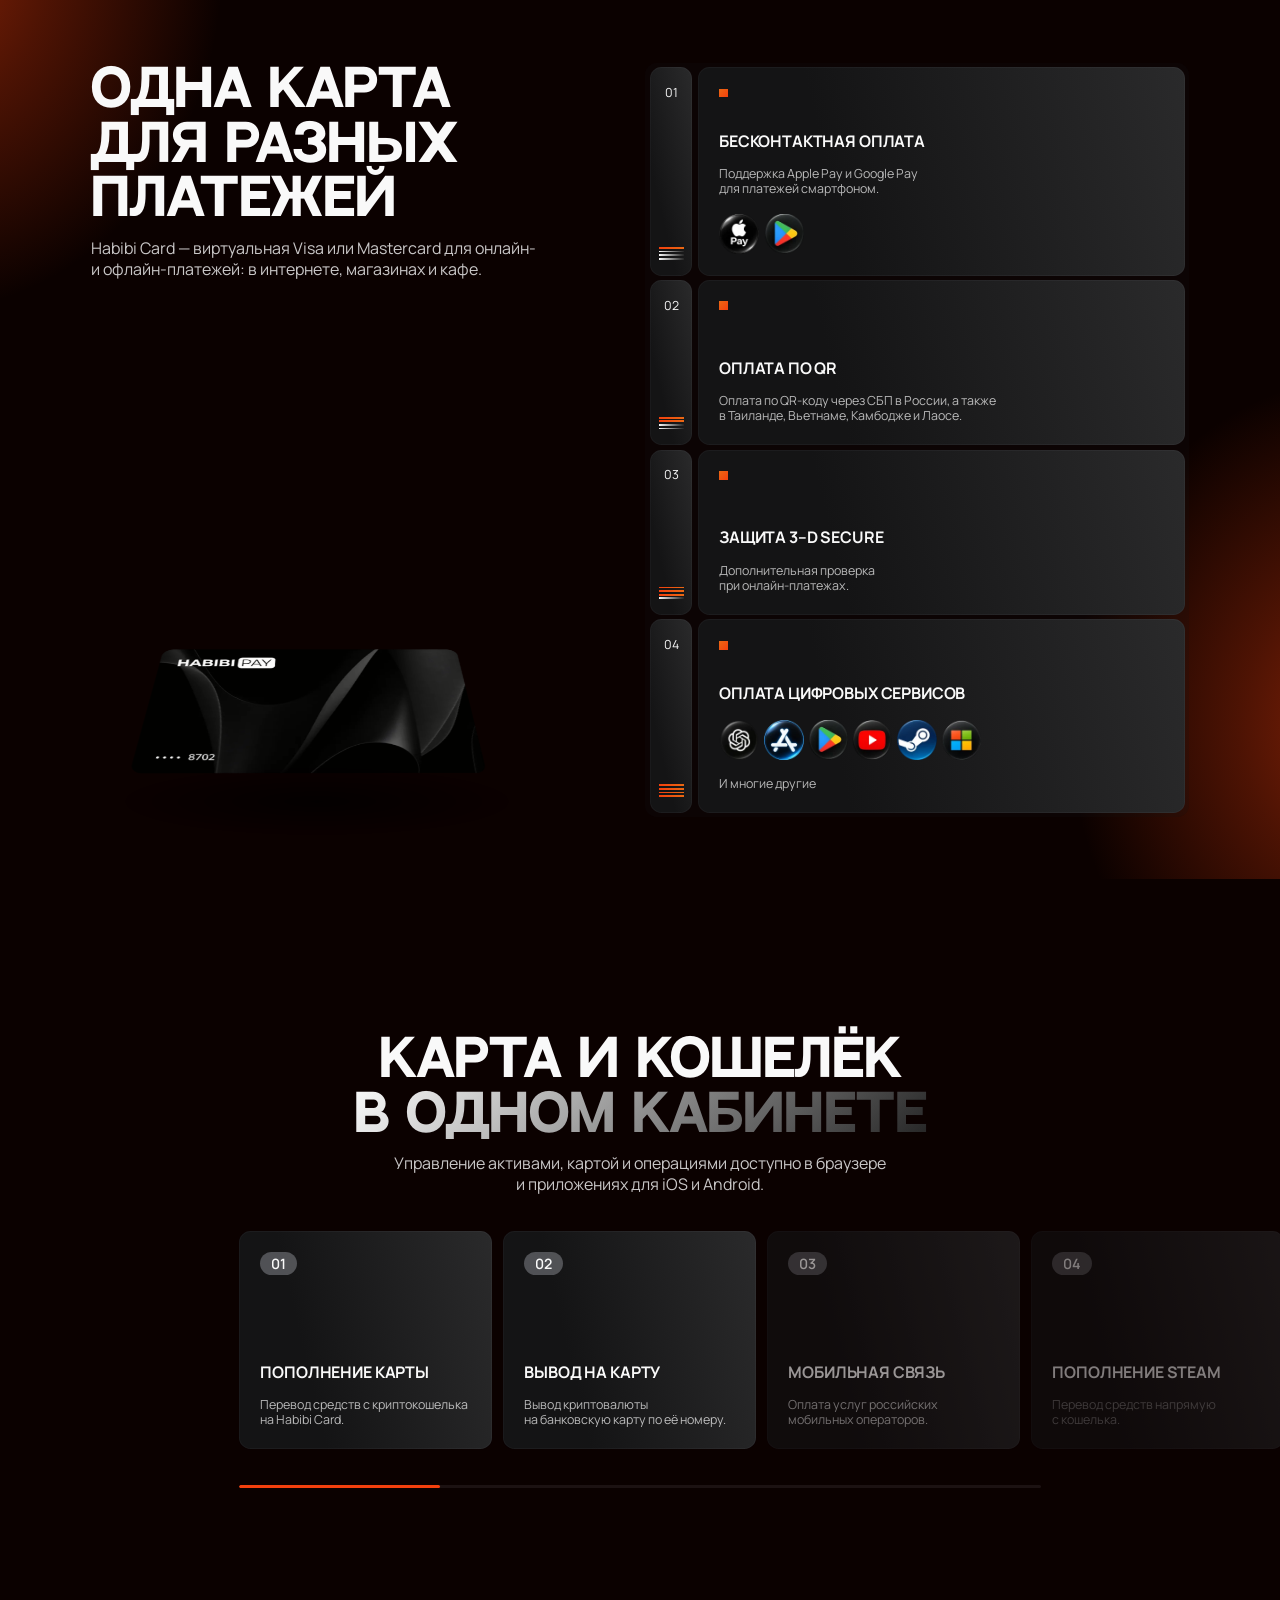
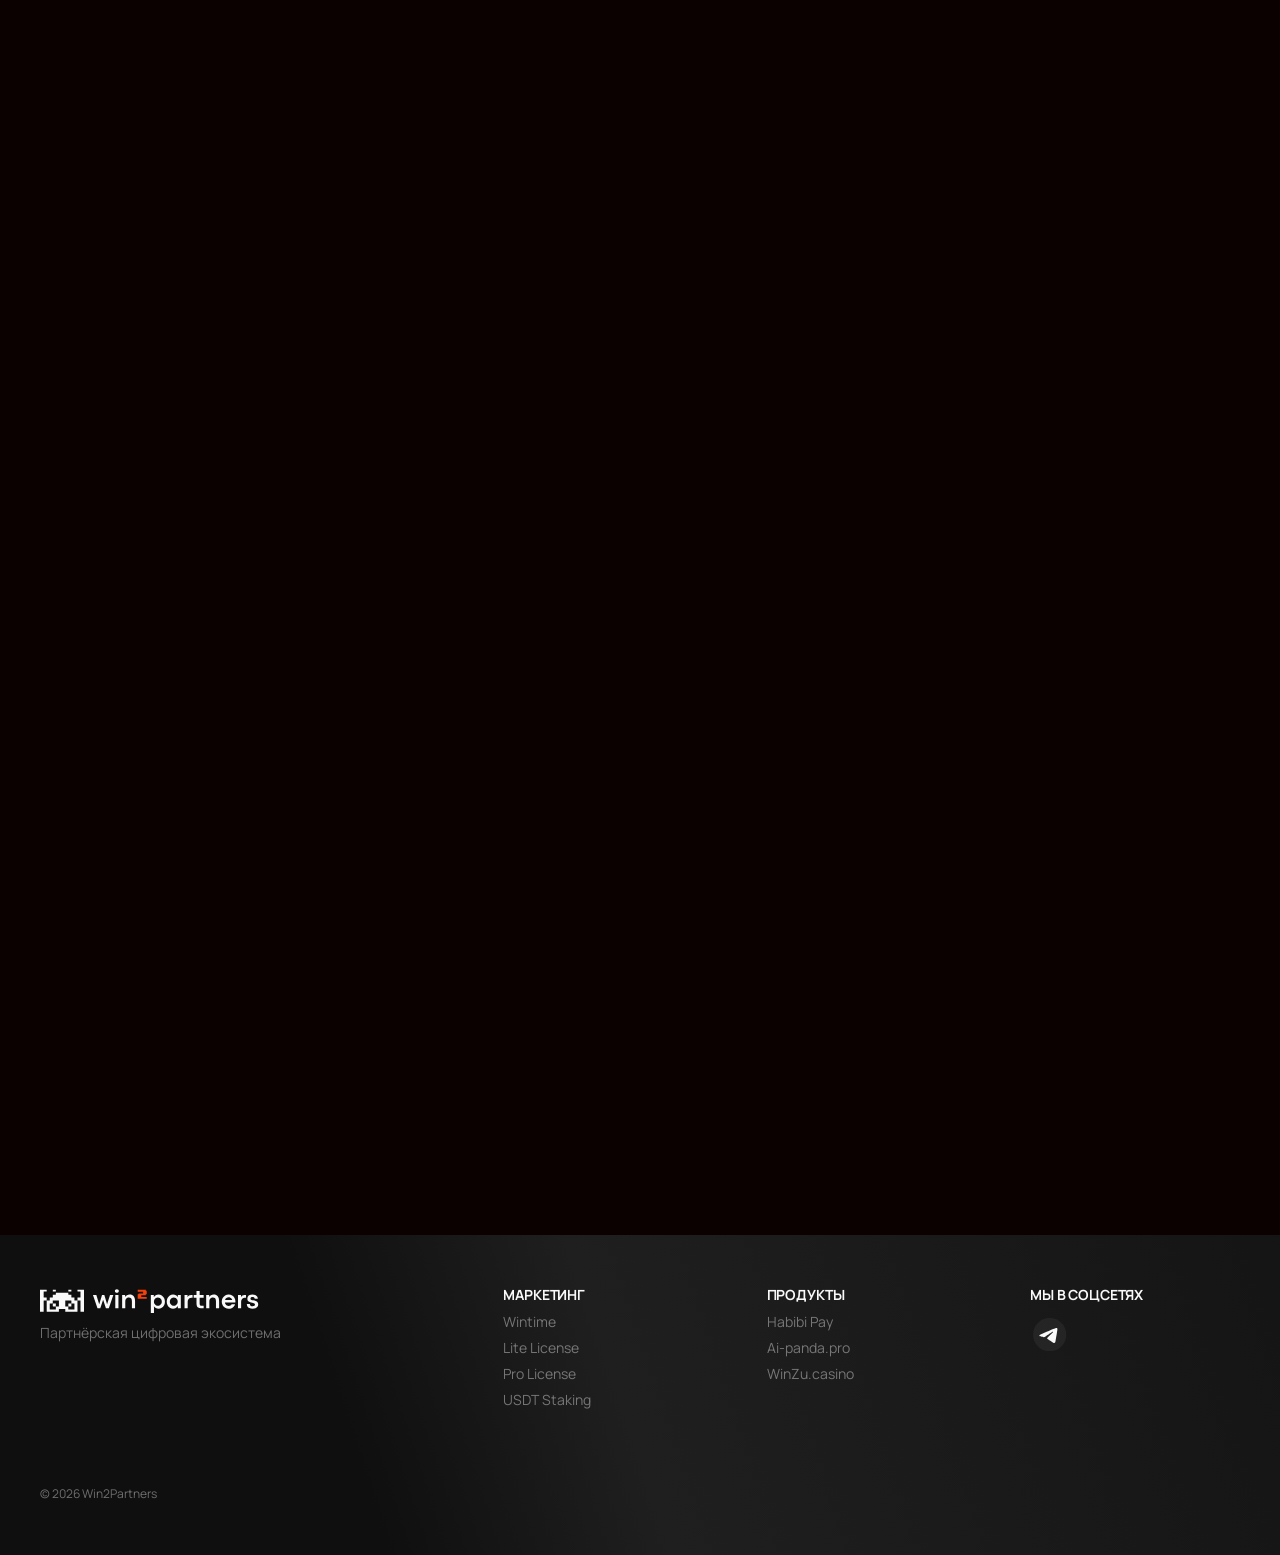
<file: habibi.html>
<!doctype html>
<html lang="ru">
<head>
<meta charset="utf-8">
<meta name="viewport" content="width=device-width, initial-scale=1">
<title>Habibi Pay — виртуальная карта Visa/Mastercard с криптокошельком</title>
<meta name="description" content="Habibi Pay объединяет криптокошелёк и виртуальную карту Visa/Mastercard: пополнение по курсу 1:1, бесплатное обслуживание, Apple Pay, Google Pay и оплата по QR.">
<meta name="theme-color" content="#0A0A0A">
<link rel="canonical" href="https://win2partners.com/habibi.html">
<link rel="icon" href="assets/favicon.svg" type="image/svg+xml">
<meta property="og:type" content="website">
<meta property="og:site_name" content="Win2Partners">
<meta property="og:locale" content="ru_RU">
<meta property="og:title" content="Habibi Pay — виртуальная карта Visa/Mastercard с криптокошельком">
<meta property="og:description" content="Habibi Pay объединяет криптокошелёк и виртуальную карту Visa/Mastercard: пополнение по курсу 1:1, бесплатное обслуживание, Apple Pay, Google Pay и оплата по QR.">
<meta property="og:url" content="https://win2partners.com/habibi.html">
<meta property="og:image" content="https://win2partners.com/assets/habibi/og.jpg">
<meta property="og:image:width" content="1440">
<meta property="og:image:height" content="800">
<meta name="twitter:card" content="summary_large_image">
<meta name="twitter:title" content="Habibi Pay — виртуальная карта Visa/Mastercard с криптокошельком">
<meta name="twitter:description" content="Habibi Pay объединяет криптокошелёк и виртуальную карту Visa/Mastercard: пополнение по курсу 1:1, бесплатное обслуживание, Apple Pay, Google Pay и оплата по QR.">
<meta name="twitter:image" content="https://win2partners.com/assets/habibi/og.jpg">
<link rel="preload" as="image" href="assets/habibi/hero.webp">
<link rel="preconnect" href="https://fonts.googleapis.com">
<link rel="preconnect" href="https://fonts.gstatic.com" crossorigin>
<link rel="stylesheet" href="https://fonts.googleapis.com/css2?family=Manrope:wght@400;500;600;700;800&display=swap">
<link rel="stylesheet" href="css/tokens.css?v=20261110">
<link rel="stylesheet" href="css/components.css?v=20261118">
<link rel="stylesheet" href="css/site.css?v=20261118">
<link rel="stylesheet" href="css/winzu.css?v=20261110">
<link rel="stylesheet" href="css/win2pro.css?v=20261118">
<link rel="stylesheet" href="css/pando.css?v=20261110h">
<link rel="stylesheet" href="css/habibi.css?v=20261118">
</head>
<body>
<div class="w2p-header-fix" data-threshold="700">
  <header class="w2p-header w2p-header--transparent">
    <a class="w2p-lockup" href="index.html" aria-label="Win2Partners — на главную">
      <img src="assets/logo-win2partners.svg" alt="Win2Partners" width="140" height="25">
    </a>
    <div class="w2p-lang">
      <button class="w2p-btn w2p-btn--secondary" type="button" data-lang-toggle aria-expanded="false" aria-haspopup="true" aria-label="Язык интерфейса">
        <span data-lang-label>Русский</span><span class="w2p-btn__chev" aria-hidden="true"><svg width="6" height="3" viewBox="0 0 6 3" fill="none"><path d="M 3 3 L 2.646 3.354 C 2.74 3.447 2.867 3.5 3 3.5 C 3.133 3.5 3.26 3.447 3.354 3.354 L 3 3 Z M 6.354 0.354 C 6.549 0.158 6.549 -0.158 6.354 -0.354 C 6.158 -0.549 5.842 -0.549 5.646 -0.354 L 6 0 L 6.354 0.354 Z M 0.354 -0.354 C 0.158 -0.549 -0.158 -0.549 -0.354 -0.354 C -0.549 -0.158 -0.549 0.158 -0.354 0.354 L 0 0 L 0.354 -0.354 Z M 3 3 L 3.354 3.354 L 6.354 0.354 L 6 0 L 5.646 -0.354 L 2.646 2.646 L 3 3 Z M 0 0 L -0.354 0.354 L 2.646 3.354 L 3 3 L 3.354 2.646 L 0.354 -0.354 L 0 0 Z" fill="currentColor" fill-rule="nonzero"/></svg></span>
      </button>
      <div class="w2p-lang-menu" hidden>
        <button type="button" data-lang="ru" aria-current="true">Русский</button>
        <button type="button" data-lang="en" aria-current="false">English</button>
      </div>
    </div>
  </header>
</div>
<!-- Общие блоки: корень с зумом сетки 1440, hero-копия, заголовки и карточки — css/winzu.css
     и js/winzu.js; hero со сноской и список с делениями — css/pando.css (как на странице Pando);
     закреплённая лента с полоской прогресса — css/win2pro.css и js/win2pro.js.
     Своё — в css/habibi.css. -->
<main class="wz hb">
  <!-- 1. hero: арт — декоративный фон блока (кадр целиком, без вырезки) -->
  <section class="wz-hero pd-hero hb-hero">
    <div class="wz-hero-copy">
      <a class="wz-crumb" href="index.html#catalogue"><span class="w2p-arrow w2p-arrow--left" aria-hidden="true"><svg viewBox="0 0 3 6" fill="none"><path d="M 0.354 0.354 L 3 3 L 0.354 5.646" stroke="currentColor" stroke-width="0.7" fill="none"/></svg></span><span>Все&nbsp;продукты</span></a>
      <div class="wz-hero-text">
        <h1 class="wz-d wz-hero-title">Habibi Pay</h1>
        <p class="wz-hero-sub hb-hero-sub">Виртуальная карта Visa/Mastercard с&nbsp;криптокошельком</p>
      </div>
      <p class="pd-hero-note hb-hero-note">Habibi Pay объединяет криптокошелёк и&nbsp;виртуальную карту. Сервис позволяет хранить цифровые активы и&nbsp;использовать их&nbsp;для&nbsp;покупок, оплаты сервисов и&nbsp;повседневных расходов.</p>
    </div>
  </section>

  <!-- 2. ключевые характеристики: карточки WinZu (наведение → оранжевая заливка) -->
  <section class="wz-sec wz-feat cf-feat hb-feat" aria-labelledby="hb-feat-title">
    <div class="wz-glow hb-glow-feat" aria-hidden="true"></div>
    <h2 class="wz-d wz-h2 wz-feat-title hb-feat-title w2p-rise" id="hb-feat-title">Ключевые <span class="wz-grad">характеристики карты</span></h2>
    <div class="wz-cards hb-cards">
      <article class="wz-card w2p-rise">
        <div class="wz-card-head"><h3 class="wz-d">Бесплатное обслуживание</h3></div>
        <p class="wz-card-text">Обслуживание карты&nbsp;— 0&nbsp;$, без&nbsp;регулярной платы.</p>
        <div class="wz-card-icon" aria-hidden="true"><svg class="wz-star" viewBox="0 0 49 49" fill="none"><path d="M9.8 19.6H19.6V0H29.4V19.6H39.2V29.4H29.4V49H19.6V29.4H9.8V19.6ZM0 9.8H9.8V19.6H0V9.8ZM39.2 9.8H49V19.6H39.2V9.8ZM0 29.4H9.8V39.2H0V29.4ZM39.2 29.4H49V39.2H39.2V29.4Z" fill="currentColor"/></svg></div>
      </article>
      <article class="wz-card w2p-rise" data-reveal-delay="90">
        <div class="wz-card-head"><h3 class="wz-d">Пополнение по&nbsp;курсу 1:1</h3></div>
        <p class="wz-card-text">При&nbsp;пополнении карты 1&nbsp;USDT равен 1&nbsp;$</p>
        <div class="wz-card-icon" aria-hidden="true"><svg class="wz-star" viewBox="0 0 49 49" fill="none"><path d="M9.8 19.6H19.6V0H29.4V19.6H39.2V29.4H29.4V49H19.6V29.4H9.8V19.6ZM0 9.8H9.8V19.6H0V9.8ZM39.2 9.8H49V19.6H39.2V9.8ZM0 29.4H9.8V39.2H0V29.4ZM39.2 29.4H49V39.2H39.2V29.4Z" fill="currentColor"/></svg></div>
      </article>
      <article class="wz-card w2p-rise" data-reveal-delay="180">
        <div class="wz-card-head"><h3 class="wz-d">До&nbsp;250&nbsp;000$ в&nbsp;день</h3></div>
        <p class="wz-card-text">Дневной лимит расходов по&nbsp;карте&nbsp;— до&nbsp;250&nbsp;000&nbsp;$.</p>
        <div class="wz-card-icon" aria-hidden="true"><svg class="wz-star" viewBox="0 0 49 49" fill="none"><path d="M9.8 19.6H19.6V0H29.4V19.6H39.2V29.4H29.4V49H19.6V29.4H9.8V19.6ZM0 9.8H9.8V19.6H0V9.8ZM39.2 9.8H49V19.6H39.2V9.8ZM0 29.4H9.8V39.2H0V29.4ZM39.2 29.4H49V39.2H39.2V29.4Z" fill="currentColor"/></svg></div>
      </article>
    </div>
  </section>

  <!-- 3. одна карта для разных платежей: список с делениями, как на Pando (1 → 4 деления) -->
  <section class="pd-why hb-why" aria-labelledby="hb-why-title">
    <div class="wz-glow hb-glow-why-a" aria-hidden="true"></div>
    <div class="wz-glow hb-glow-why-b" aria-hidden="true"></div>
    <div class="pd-why-side">
      <div class="pd-why-head">
        <h2 class="wz-d pd-why-title w2p-rise" id="hb-why-title">Одна карта для&nbsp;разных платежей</h2>
        <p class="pd-lead w2p-rise" data-reveal-delay="90">Habibi Card&nbsp;— виртуальная Visa или&nbsp;Mastercard для онлайн- и&nbsp;офлайн-платежей: в&nbsp;интернете, магазинах и&nbsp;кафе.</p>
      </div>
      <!-- Карта «встаёт» по скроллу: лежит с наклоном назад и поднимается в фас, как
           3D-карта на habibi-pay.com (там это плоская модель в three.js, здесь — CSS 3D). -->
      <div class="pd-why-art hb-card"><img src="assets/habibi/card.webp" alt="Виртуальная карта Habibi Pay" width="509" height="343" loading="lazy"></div>
    </div>
    <ol class="pd-steps">
      <li class="pd-step w2p-rise" data-lit="1"><div class="pd-step-num"><span>01</span><i></i><i></i><i></i><i></i></div><div class="pd-step-body"><i class="pd-dot" aria-hidden="true"></i><div><h3>Бесконтактная оплата</h3><p>Поддержка Apple&nbsp;Pay и&nbsp;Google&nbsp;Pay для&nbsp;платежей смартфоном.</p><ul class="hb-icons" aria-label="Apple Pay и Google Pay"><li><img src="assets/habibi/i-applepay.webp" alt="" width="45" height="45" loading="lazy"></li><li><img src="assets/habibi/i-gpay.webp" alt="" width="45" height="45" loading="lazy"></li></ul></div></div></li>
      <li class="pd-step w2p-rise" data-reveal-delay="80" data-lit="2"><div class="pd-step-num"><span>02</span><i></i><i></i><i></i><i></i></div><div class="pd-step-body"><i class="pd-dot" aria-hidden="true"></i><div><h3>Оплата по&nbsp;QR</h3><p>Оплата по&nbsp;QR-коду через&nbsp;СБП в&nbsp;России, а&nbsp;также в&nbsp;Таиланде, Вьетнаме, Камбодже и&nbsp;Лаосе.</p></div></div></li>
      <li class="pd-step w2p-rise" data-reveal-delay="160" data-lit="3"><div class="pd-step-num"><span>03</span><i></i><i></i><i></i><i></i></div><div class="pd-step-body"><i class="pd-dot" aria-hidden="true"></i><div><h3>Защита 3–D Secure</h3><p>Дополнительная проверка при&nbsp;онлайн-платежах.</p></div></div></li>
      <li class="pd-step w2p-rise" data-reveal-delay="240" data-lit="4"><div class="pd-step-num"><span>04</span><i></i><i></i><i></i><i></i></div><div class="pd-step-body"><i class="pd-dot" aria-hidden="true"></i><div><h3>Оплата цифровых сервисов</h3><ul class="hb-icons" aria-label="ChatGPT, App Store, Google Play, YouTube, Steam, Microsoft"><li><img src="assets/habibi/i-openai.webp" alt="" width="45" height="45" loading="lazy"></li><li><img src="assets/habibi/i-appstore.webp" alt="" width="45" height="45" loading="lazy"></li><li><img src="assets/habibi/i-gpay.webp" alt="" width="45" height="45" loading="lazy"></li><li><img src="assets/habibi/i-youtube.webp" alt="" width="45" height="45" loading="lazy"></li><li><img src="assets/habibi/i-steam.webp" alt="" width="45" height="45" loading="lazy"></li><li><img src="assets/habibi/i-microsoft.webp" alt="" width="45" height="45" loading="lazy"></li></ul><p>И&nbsp;многие другие</p></div></div></li>
    </ol>
  </section>

  <!-- 4. карта и кошелёк в одном кабинете: та же лента, что на Win-2.pro.
       ≥1200 — блок закреплён и листается по скроллу на одну карточку за шаг; ниже — свайп. -->
  <section class="cf-tools hb-tools" aria-labelledby="hb-tools-title">
    <div class="wz-glow hb-glow-tools" aria-hidden="true"></div>
    <div class="cf-tools-pin">
      <div class="cf-tools-stage">
        <h2 class="wz-d wz-h2 cf-tools-title w2p-rise" id="hb-tools-title">Карта и&nbsp;кошелёк <span class="wz-grad">в&nbsp;одном кабинете</span></h2>
        <p class="pd-lead hb-tools-lead w2p-rise" data-reveal-delay="90">Управление активами, картой и&nbsp;операциями доступно в&nbsp;браузере и&nbsp;приложениях для&nbsp;iOS и&nbsp;Android.</p>
        <div class="cf-tools-view">
          <ol class="cf-tools-track">
            <li class="cf-tool"><span class="cf-tag">01</span><div><h3>Пополнение карты</h3><p>Перевод средств с&nbsp;криптокошелька на&nbsp;Habibi Card.</p></div></li>
            <li class="cf-tool"><span class="cf-tag">02</span><div><h3>Вывод на&nbsp;карту</h3><p>Вывод криптовалюты на&nbsp;банковскую карту по&nbsp;её&nbsp;номеру.</p></div></li>
            <li class="cf-tool"><span class="cf-tag">03</span><div><h3>Мобильная связь</h3><p>Оплата услуг российских мобильных операторов.</p></div></li>
            <li class="cf-tool"><span class="cf-tag">04</span><div><h3>Пополнение Steam</h3><p>Перевод средств напрямую с&nbsp;кошелька.</p></div></li>
            <li class="cf-tool"><span class="cf-tag">05</span><div><h3>Поддержка 24/7</h3><p>Круглосуточная помощь по&nbsp;карте, кошельку и&nbsp;платежам.</p></div></li>
            <li class="cf-tool"><span class="cf-tag">06</span><div><h3>Реферальная программа</h3><p>Вознаграждения после&nbsp;выполнения условий программы.</p></div></li>
          </ol>
        </div>
        <div class="cf-progress" aria-hidden="true"><i></i></div>
      </div>
    </div>
  </section>
</main>
<footer class="w2p-footer">
  <div class="w2p-footer-grid">
    <div class="w2p-footer-brand">
      <div>
        <a class="w2p-lockup" href="index.html" aria-label="Win2Partners — на главную">
          <img src="assets/logo-win2partners.svg" alt="Win2Partners" width="140" height="25">
        </a>
        <span class="w2p-footer-tagline">Партнёрская цифровая экосистема</span>
      </div>
      <span class="w2p-footer-legal">© 2026 Win2Partners</span>
    </div>
    <div class="w2p-footer-col">
      <div>
        <span class="w2p-footer-h">Маркетинг</span>
        <ul>
        <li><a href="wintime.html">Wintime</a></li>
        <li><a href="lite.html">Lite License</a></li>
        <li><a href="pro.html">Pro License</a></li>
        <li><a href="staking.html">USDT Staking</a></li>
        </ul>
      </div>
    </div>
    <div class="w2p-footer-col">
      <div>
        <span class="w2p-footer-h">Продукты</span>
        <ul>
        <li><a href="habibi.html" aria-current="page">Habibi Pay</a></li>
        <li><a href="ai-panda.html">Ai-panda.pro</a></li>
        <li><a href="winzu.html">WinZu.casino</a></li>
        </ul>
      </div>
    </div>
    <div class="w2p-footer-social">
      <span class="w2p-footer-h">мы в соцсетях</span>
      <a href="https://t.me/win2partners" target="_blank" rel="noreferrer noopener" aria-label="Telegram Win2Partners">
        <svg width="33.333" height="33.333" viewBox="0 0 33.333 33.333" fill="none" aria-hidden="true">
          <path d="M 16.667 0 C 7.467 0 0 7.467 0 16.667 C 0 25.867 7.467 33.333 16.667 33.333 C 25.867 33.333 33.333 25.867 33.333 16.667 C 33.333 7.467 25.867 0 16.667 0 Z" fill="#fff" fill-opacity=".05"/>
          <path d="M 24.4 11.333 C 24.15 13.967 23.067 20.367 22.517 23.317 C 22.283 24.567 21.817 24.983 21.383 25.033 C 20.417 25.117 19.683 24.4 18.75 23.783 C 17.283 22.817 16.45 22.217 15.033 21.283 C 13.383 20.2 14.45 19.6 15.4 18.633 C 15.65 18.383 19.917 14.5 20 14.15 C 20.012 14.097 20.01 14.042 19.996 13.99 C 19.981 13.937 19.954 13.889 19.917 13.85 C 19.817 13.767 19.683 13.8 19.567 13.817 C 19.417 13.85 17.083 15.4 12.533 18.467 C 11.867 18.917 11.267 19.15 10.733 19.133 C 10.133 19.117 9 18.8 8.15 18.517 C 7.1 18.183 6.283 18 6.35 17.417 C 6.383 17.117 6.8 16.817 7.583 16.5 C 12.45 14.383 15.683 12.983 17.3 12.317 C 21.933 10.383 22.883 10.05 23.517 10.05 C 23.65 10.05 23.967 10.083 24.167 10.25 C 24.436 10.466 24.409 10.875 24.405 11.22 C 24.404 11.259 24.403 11.297 24.4 11.333 Z" fill="var(--text-primary)"/>
        </svg>
      </a>
    </div>
  </div>
</footer>
<script src="js/i18n.js?v=20261110d"></script>
<script src="js/common.js?v=20261110"></script>
<script src="js/winzu.js?v=20261106"></script>
<script src="js/win2pro.js?v=20261106"></script>
<script src="js/habibi.js?v=20261109b"></script>
</body>
</html>
</file>
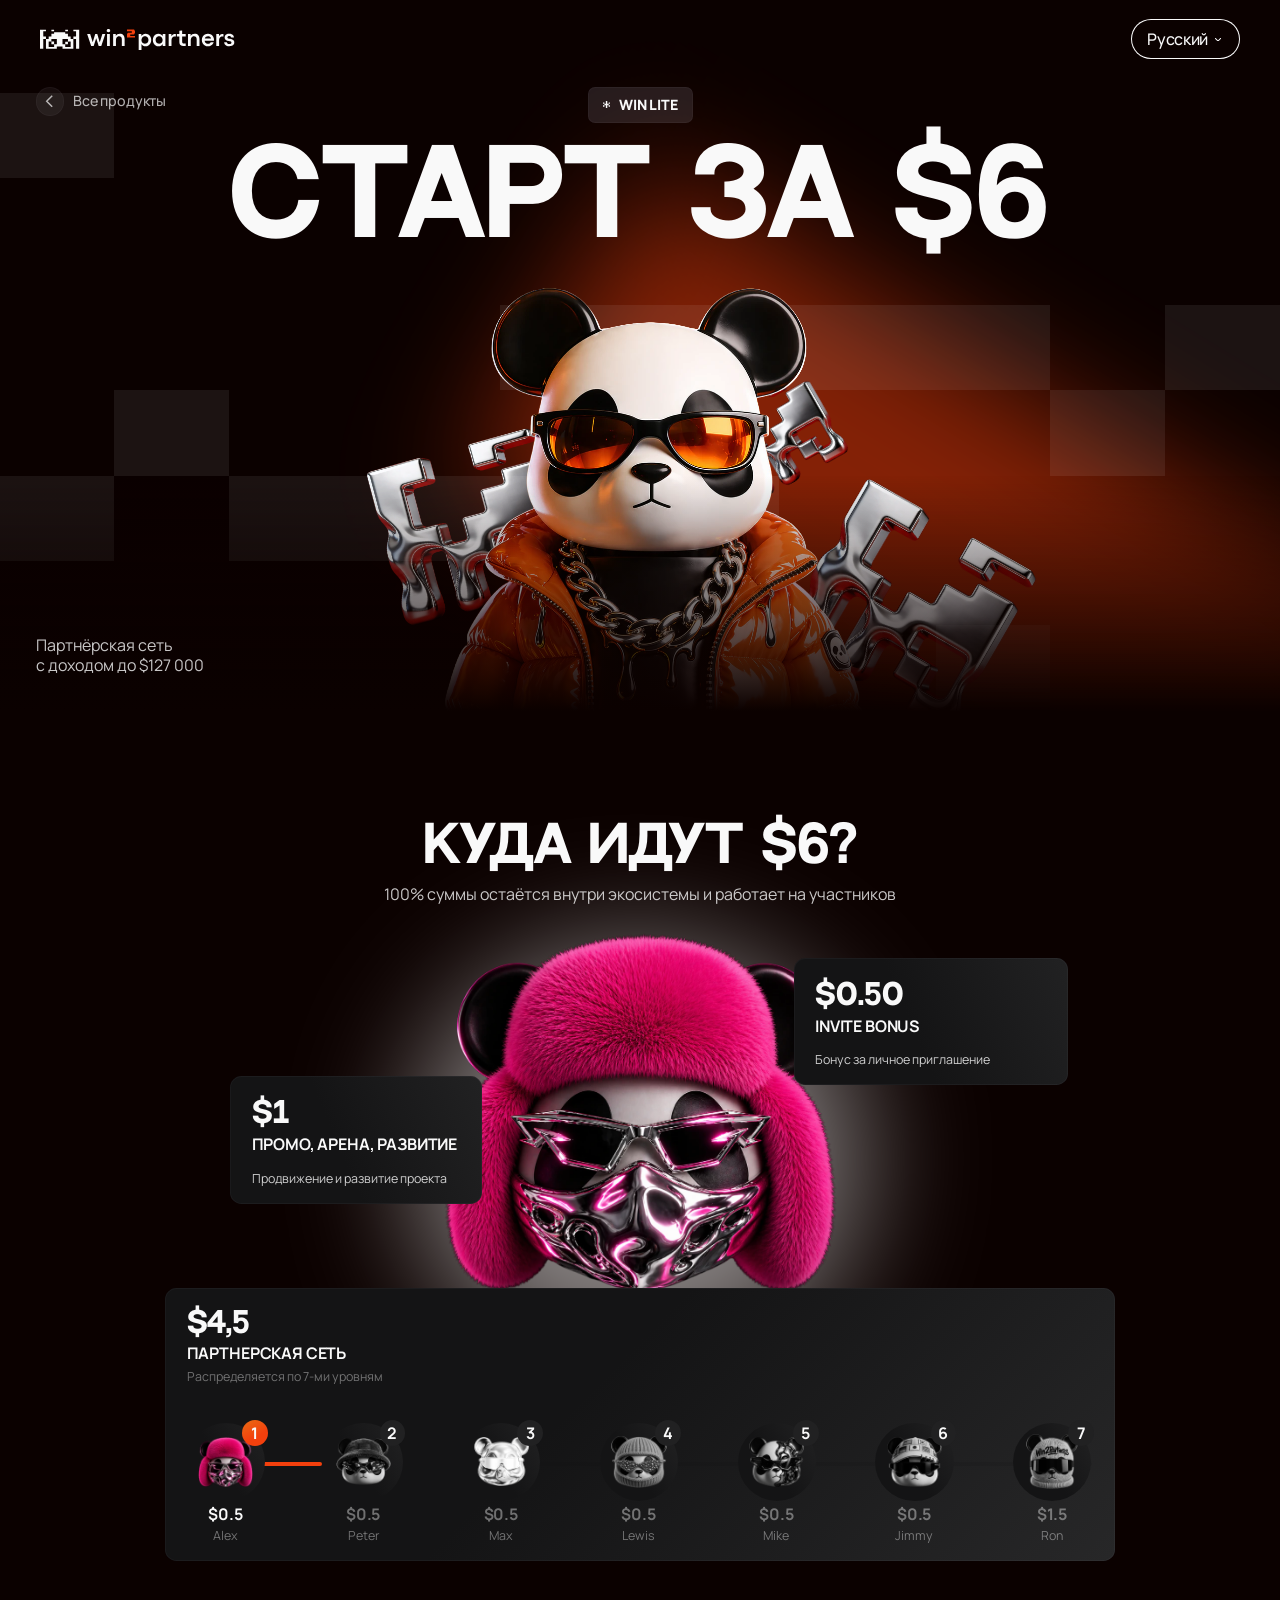
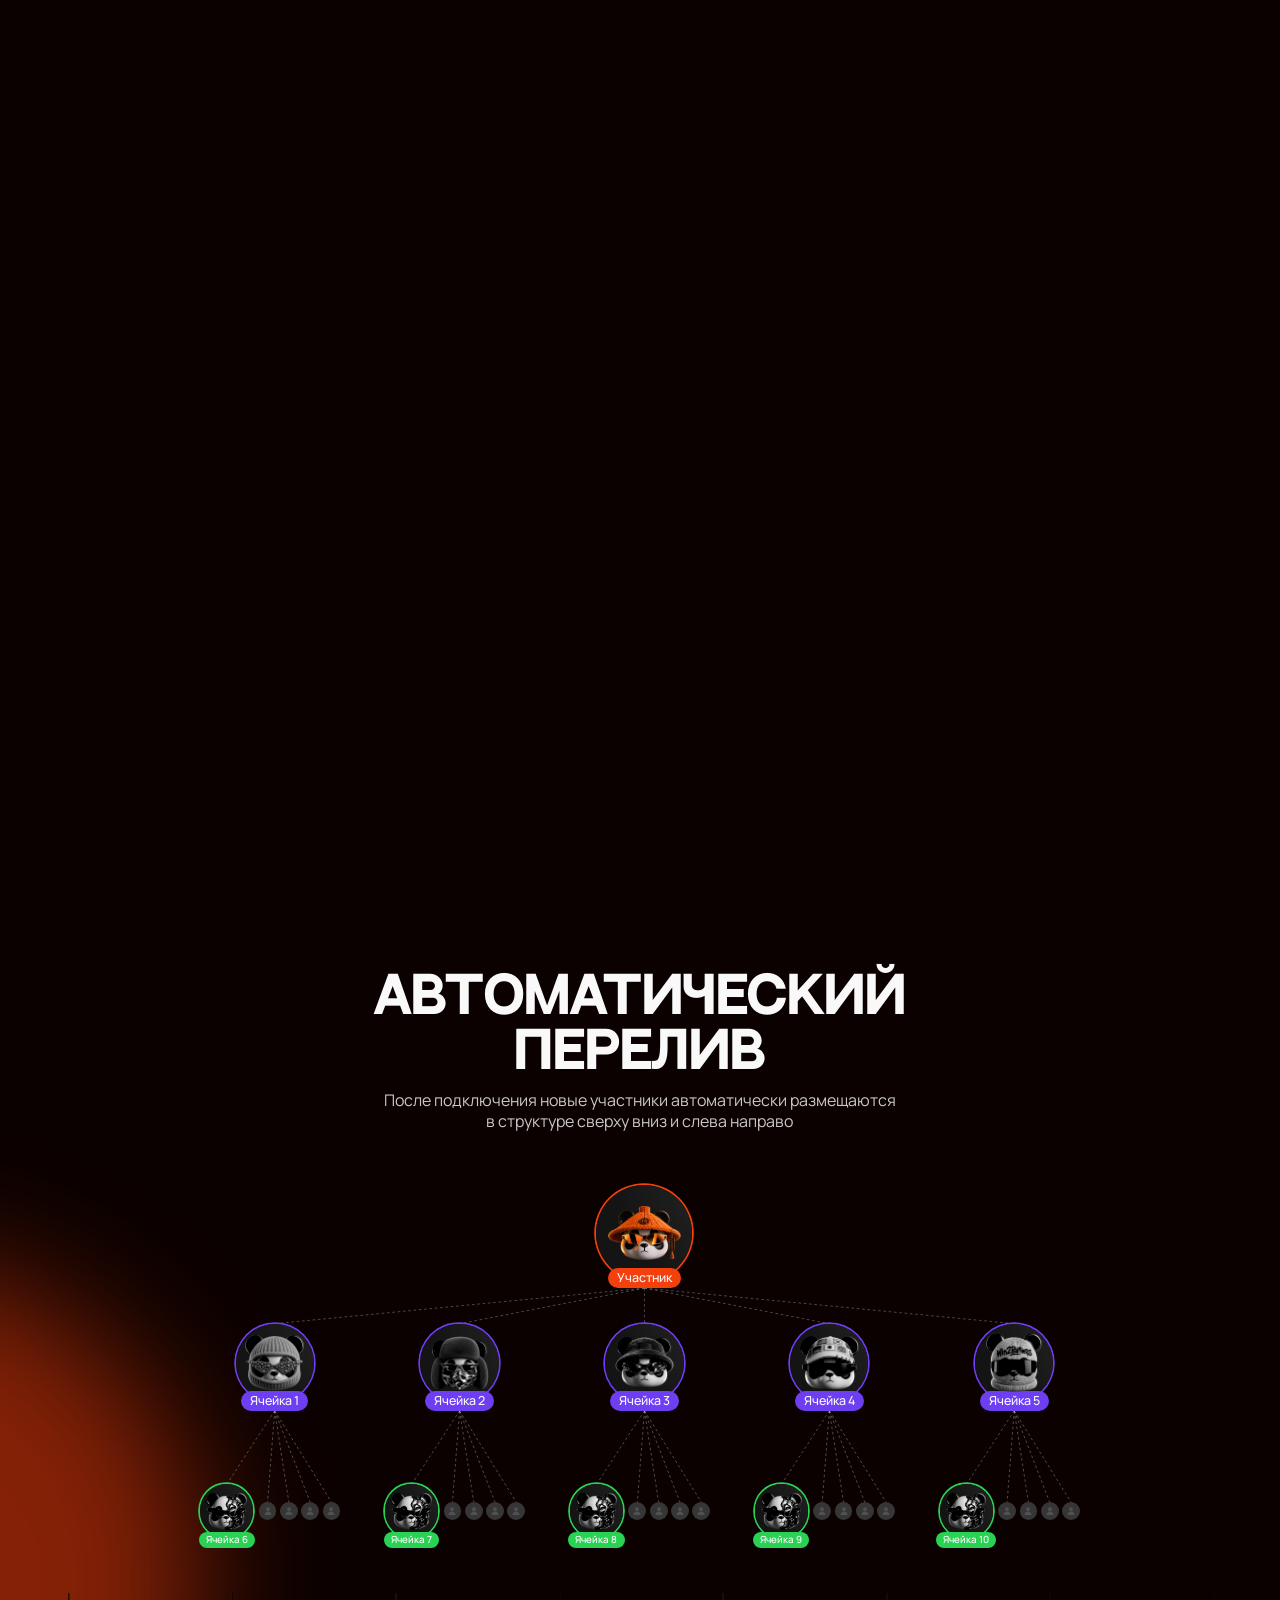
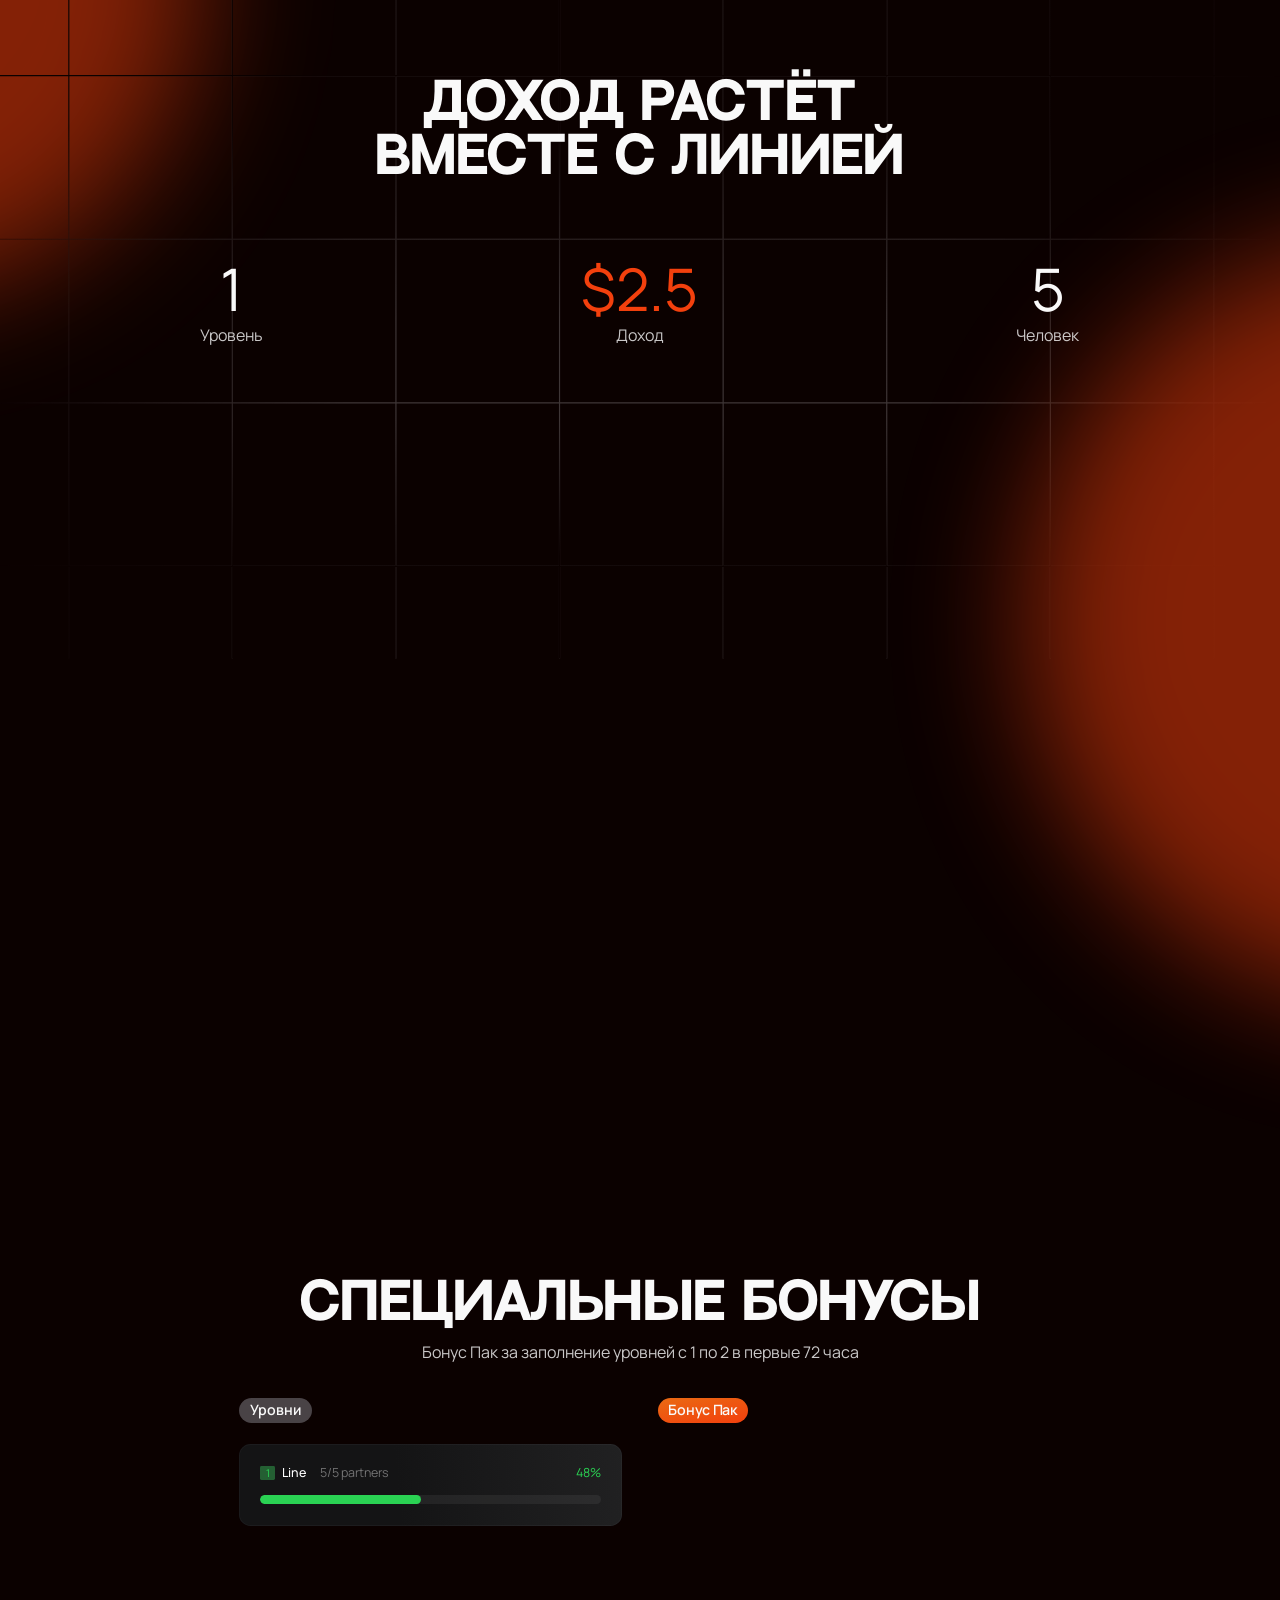
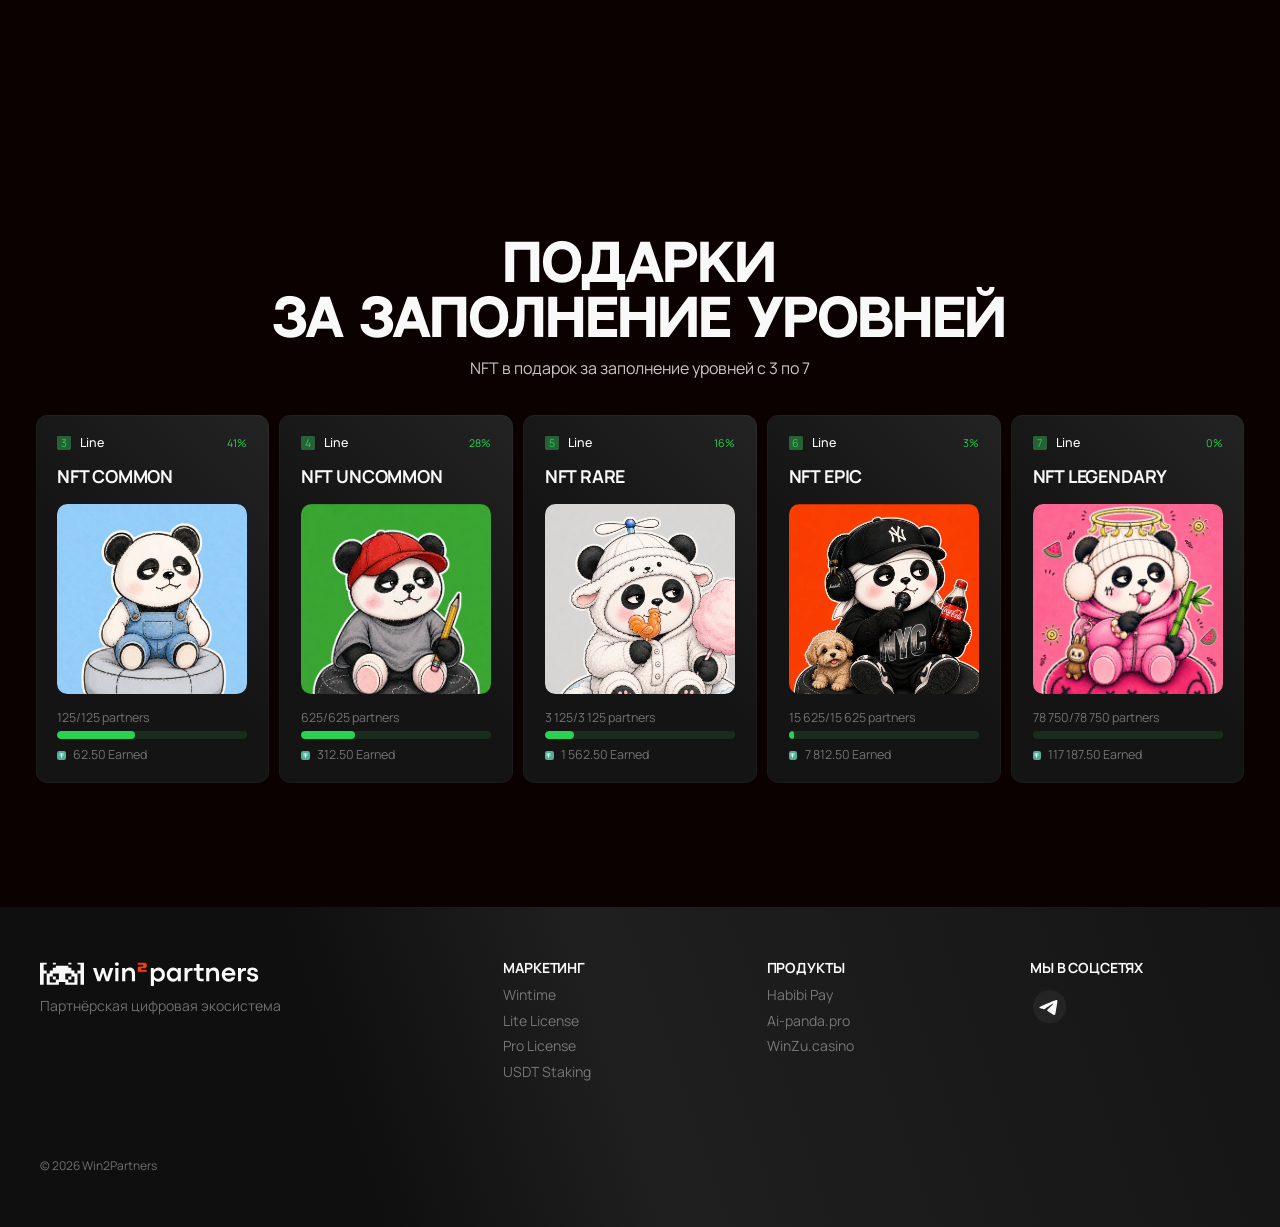
<file: lite.html>
<!doctype html>
<html lang="ru">
<head>
<meta charset="utf-8">
<meta name="viewport" content="width=device-width, initial-scale=1">
<title>Lite License — старт в Win2Partners за $6</title>
<meta name="description" content="Активируй тариф WIN LITE за $6, строй партнёрскую линию из 7 уровней и получай доход до $126 952.5 при полном раскрытии.">
<meta name="theme-color" content="#0A0A0A">
<link rel="canonical" href="https://win2partners.com/lite.html">
<link rel="icon" href="assets/favicon.svg" type="image/svg+xml">
<meta property="og:type" content="website">
<meta property="og:site_name" content="Win2Partners">
<meta property="og:locale" content="ru_RU">
<meta property="og:title" content="Lite License — старт в Win2Partners за $6">
<meta property="og:description" content="Активируй тариф WIN LITE за $6, строй партнёрскую линию из 7 уровней и получай доход до $126 952.5 при полном раскрытии.">
<meta property="og:url" content="https://win2partners.com/lite.html">
<meta property="og:image" content="https://win2partners.com/assets/license/hero-lite.png">
<meta property="og:image:width" content="1920">
<meta property="og:image:height" content="1080">
<meta name="twitter:card" content="summary_large_image">
<meta name="twitter:title" content="Lite License — старт в Win2Partners за $6">
<meta name="twitter:description" content="Активируй тариф WIN LITE за $6, строй партнёрскую линию из 7 уровней и получай доход до $126 952.5 при полном раскрытии.">
<meta name="twitter:image" content="https://win2partners.com/assets/license/hero-lite.png">
<link rel="preload" as="image" href="assets/license/hero-lite.webp">
<link rel="preconnect" href="https://fonts.googleapis.com">
<link rel="preconnect" href="https://fonts.gstatic.com" crossorigin>
<link rel="stylesheet" href="https://fonts.googleapis.com/css2?family=Manrope:wght@400;500;600;700;800&display=swap">
<link rel="stylesheet" href="css/tokens.css?v=20261110">
<link rel="stylesheet" href="css/components.css?v=20261118">
<link rel="stylesheet" href="css/site.css?v=20261118">
<link rel="stylesheet" href="css/license.css?v=20261123-4">
</head>
<body>
<div class="w2p-header-fix" data-threshold="700">
  <header class="w2p-header w2p-header--transparent">
    <a class="w2p-lockup" href="index.html" aria-label="Win2Partners — на главную">
      <img src="assets/logo-win2partners.svg" alt="Win2Partners" width="140" height="25">
    </a>
    <div class="w2p-lang">
      <button class="w2p-btn w2p-btn--secondary" type="button" data-lang-toggle aria-expanded="false" aria-haspopup="true" aria-label="Язык интерфейса">
        <span data-lang-label>Русский</span><span class="w2p-btn__chev" aria-hidden="true"><svg width="6" height="3" viewBox="0 0 6 3" fill="none"><path d="M 3 3 L 2.646 3.354 C 2.74 3.447 2.867 3.5 3 3.5 C 3.133 3.5 3.26 3.447 3.354 3.354 L 3 3 Z M 6.354 0.354 C 6.549 0.158 6.549 -0.158 6.354 -0.354 C 6.158 -0.549 5.842 -0.549 5.646 -0.354 L 6 0 L 6.354 0.354 Z M 0.354 -0.354 C 0.158 -0.549 -0.158 -0.549 -0.354 -0.354 C -0.549 -0.158 -0.549 0.158 -0.354 0.354 L 0 0 L 0.354 -0.354 Z M 3 3 L 3.354 3.354 L 6.354 0.354 L 6 0 L 5.646 -0.354 L 2.646 2.646 L 3 3 Z M 0 0 L -0.354 0.354 L 2.646 3.354 L 3 3 L 3.354 2.646 L 0.354 -0.354 L 0 0 Z" fill="currentColor" fill-rule="nonzero"/></svg></span>
      </button>
      <div class="w2p-lang-menu" hidden>
        <button type="button" data-lang="ru" aria-current="true">Русский</button>
        <button type="button" data-lang="en" aria-current="false">English</button>
      </div>
    </div>
  </header>
</div>
<!-- Шапка и подвал стоят СНАРУЖИ .lic: этот элемент несёт зум фиксированной сетки 1440,
     и всё внутри него масштабировалось бы вместе с артворком. Хром должен тянуться на
     вьюпорт в своём натуральном размере, как на остальных страницах. -->
<main class="lic">
  <!-- 1. hero -->
  <section class="lic-sec lic-hero">
    <div class="lic-hero-blur" aria-hidden="true"></div>
    <div class="lic-hero-objects" aria-hidden="true">
      <!-- Хромированные фигуры и плашки стоят по координатам макета для каждой ширины:
           --d* — десктоп (px сетки 1440), --t* — планшет 768, --m* — телефон 375. -->
      <i class="lic-hc" data-depth="0.2" style="--dl:430.5;--dt:502;--tl:58.5;--tt:617;--w:197;--h:184"><b style="transform:scaleX(-1) rotate(15deg)"></b></i>
      <i class="lic-hc" data-depth="0.34" style="--dl:811.5;--dt:430;--tl:449.5;--tt:499;--w:125;--h:116"><b style="transform:scaleX(-1) rotate(30deg)"></b></i>
      <i class="lic-hc" data-depth="0.16" style="--dl:909;--dt:576.5;--tl:491;--tt:687.5;--w:224;--h:209"><b style="transform:scaleX(-1) rotate(-30deg)"></b></i>
      <i class="lic-hp" data-depth="0.3" style="--dl:562.5;--dt:343;--dw:619;--dh:96;--tl:222.5;--tt:608;--tw:385;--th:60;--ml:135.5;--mt:448.5;--mw:211;--mh:33"></i>
      <i class="lic-hp" data-depth="0.46" style="--dl:1181.5;--dt:439;--dw:129;--dh:96;--tl:607;--tt:668;--tw:80;--th:60;--ml:347;--mt:481.5;--mw:44;--mh:33"></i>
      <i class="lic-hp" data-depth="0.62" style="--dl:-0.5;--dt:104;--dw:129;--dh:96;--tl:-126;--tt:459;--tw:80;--th:60;--ml:-56;--mt:367.5;--mw:44;--mh:33"></i>
      <i class="lic-hp" data-depth="0.24" style="--dl:1052.5;--dt:703;--dw:129;--dh:96;--tl:527;--tt:1197;--tw:80;--th:60;--ml:303;--mt:571.5;--mw:44;--mh:33"></i>
      <i class="lic-hp" data-depth="0.52" style="--dl:1310.5;--dt:343;--dw:129;--dh:96;--tl:687;--tt:608;--tw:80;--th:60;--ml:391;--mt:448.5;--mw:44;--mh:33"></i>
      <i class="lic-hp" data-depth="0.38" style="--dl:257.5;--dt:535;--dw:619;--dh:96;--tl:32.5;--tt:728;--tw:385;--th:60;--ml:31.5;--mt:514.5;--mw:211;--mh:33"></i>
      <i class="lic-hp" data-depth="0.68" style="--dl:128.5;--dt:439;--dw:129;--dh:96;--tl:-46;--tt:668;--tw:80;--th:60;--ml:-13;--mt:481.5;--mw:44;--mh:33"></i>
      <i class="lic-hp" data-depth="0.44" style="--dl:-0.5;--dt:535;--dw:129;--dh:96;--tl:-126;--tt:728;--tw:80;--th:60;--ml:-56;--mt:514.5;--mw:44;--mh:33"></i>
      <h1 class="lic-d lic-hero-title">старт за $6</h1>
    </div>
    <div class="lic-hero-crop"><div class="lic-hero-bear" style="background-image:url(assets/license/hero-lite.webp)"></div></div>
    <div class="lic-hero-fade" aria-hidden="true"></div>
    <a class="lic-crumb" href="index.html#catalogue"><span class="w2p-arrow w2p-arrow--left" aria-hidden="true"><svg viewBox="0 0 3 6" fill="none"><path d="M 0.354 0.354 L 3 3 L 0.354 5.646" stroke="currentColor" stroke-width="0.7" fill="none"/></svg></span><span>Все продукты</span></a>
    <div class="lic-tag">
      <svg width="8" height="8" viewBox="0 0 8 8" fill="none" aria-hidden="true"><path d="M 1.6 3.2 L 3.2 3.2 L 3.2 0 L 4.8 0 L 4.8 3.2 L 6.4 3.2 L 6.4 4.8 L 4.8 4.8 L 4.8 8 L 3.2 8 L 3.2 4.8 L 1.6 4.8 L 1.6 3.2 Z M 0 1.6 L 1.6 1.6 L 1.6 3.2 L 0 3.2 L 0 1.6 Z M 6.4 1.6 L 8 1.6 L 8 3.2 L 6.4 3.2 L 6.4 1.6 Z M 0 4.8 L 1.6 4.8 L 1.6 6.4 L 0 6.4 L 0 4.8 Z M 6.4 4.8 L 8 4.8 L 8 6.4 L 6.4 6.4 L 6.4 4.8 Z" fill="rgb(249,249,249)" fill-rule="nonzero"/></svg>
      <b>WIN LITE</b>
    </div>
    <div class="lic-hero-copy lic-hero-copy--note">
      <p class="lic-p">Партнёрская сеть с&nbsp;доходом до $127&nbsp;000</p>
    </div>
  </section>

  <!-- 2. куда идёт взнос: 7 шагов по скроллу -->
  <div class="lic-pin lic-split-pin lic-split-pin--net">
    <div class="lic-pin-inner">
      <div class="lic-stage">
        <div class="lic-blur lic-blur--net" aria-hidden="true"></div>
        <div class="lic-head">
          <h2 class="lic-d">Куда идут $6?</h2>
          <p class="lic-p">100% суммы остаётся внутри экосистемы и работает на участников</p>
        </div>
        <div class="lic-levelart" aria-hidden="true">
            <img src="assets/license/level-1.webp" alt="" class="is-on">
            <img src="assets/license/level-2.webp" alt="">
            <img src="assets/license/level-3.webp" alt="">
            <img src="assets/license/level-4.webp" alt="">
            <img src="assets/license/level-5.webp" alt="">
            <img src="assets/license/level-6.webp" alt="">
            <img src="assets/license/level-7.webp" alt="">
        </div>
        <div class="lic-split-cards">
          <div class="lic-split-card" style="left:893px;top:277px"><div class="top"><span class="v">$0.50</span><span class="l">Invite Bonus</span></div><span class="n">Бонус за личное приглашение</span></div>
          <div class="lic-split-card" style="left:259px;top:410px"><div class="top"><span class="v">$1</span><span class="l">Промо, арена, развитие</span></div><span class="n">Продвижение и развитие проекта</span></div>
        </div>
        <div class="lic-net">
          <div class="lic-net-top">
            <span class="v">$4,5</span>
            <span class="l">Партнерская сеть</span>
            <span class="n">Распределяется по 7-ми уровням</span>
          </div>
          <div class="lic-net-chain">
            <div class="lic-rail" aria-hidden="true"><i></i></div>
            <div class="lic-partners">
                <div class="lic-partner is-on"><div class="disc"><img src="assets/license/partner-1.webp" alt="" width="62" height="62"></div><div class="badge">1</div><div class="meta"><b>$0.5</b><i>Alex</i></div></div>
                <div class="lic-partner"><div class="disc"><img src="assets/license/partner-2.webp" alt="" width="62" height="62"></div><div class="badge">2</div><div class="meta"><b>$0.5</b><i>Peter</i></div></div>
                <div class="lic-partner"><div class="disc"><img src="assets/license/partner-3.webp" alt="" width="62" height="62"></div><div class="badge">3</div><div class="meta"><b>$0.5</b><i>Max</i></div></div>
                <div class="lic-partner"><div class="disc"><img src="assets/license/partner-4.webp" alt="" width="62" height="62"></div><div class="badge">4</div><div class="meta"><b>$0.5</b><i>Lewis</i></div></div>
                <div class="lic-partner"><div class="disc"><img src="assets/license/partner-5.webp" alt="" width="62" height="62"></div><div class="badge">5</div><div class="meta"><b>$0.5</b><i>Mike</i></div></div>
                <div class="lic-partner"><div class="disc"><img src="assets/license/partner-6.webp" alt="" width="62" height="62"></div><div class="badge">6</div><div class="meta"><b>$0.5</b><i>Jimmy</i></div></div>
                <div class="lic-partner"><div class="disc"><img src="assets/license/partner-7.webp" alt="" width="62" height="62"></div><div class="badge">7</div><div class="meta"><b>$1.5</b><i>Ron</i></div></div>
            </div>
          </div>
        </div>
      </div>
    </div>
  </div>

  <!-- 3. автоматический перелив -->
  <section class="lic-sec lic-tree-sec">
    <div class="lic-blur lic-blur--tree" aria-hidden="true"></div>
    <div class="lic-head" style="top:70px">
      <h2 class="lic-d w2p-rise">Автоматический перелив</h2>
      <p class="lic-p lic-sub w2p-rise" data-reveal-delay="90">После подключения новые участники автоматически размещаются в структуре сверху вниз и слева направо</p>
    </div>
    <div class="lic-tree w2p-rise" data-reveal-delay="140" aria-hidden="true">
      <svg viewBox="0 0 990 410" preserveAspectRatio="none">
            <line x1="500" y1="116" x2="84" y2="156" stroke="rgba(255,255,255,0.31)" stroke-width="1" stroke-dasharray="3 3"/>
            <line x1="500" y1="116" x2="292" y2="156" stroke="rgba(255,255,255,0.31)" stroke-width="1" stroke-dasharray="3 3"/>
            <line x1="500" y1="116" x2="500" y2="156" stroke="rgba(255,255,255,0.31)" stroke-width="1" stroke-dasharray="3 3"/>
            <line x1="500" y1="116" x2="708" y2="156" stroke="rgba(255,255,255,0.31)" stroke-width="1" stroke-dasharray="3 3"/>
            <line x1="500" y1="116" x2="916" y2="156" stroke="rgba(255,255,255,0.31)" stroke-width="1" stroke-dasharray="3 3"/>
            <line x1="84" y1="254" x2="30" y2="337" stroke="rgba(255,255,255,0.31)" stroke-width="1" stroke-dasharray="3 3"/>
            <line x1="84" y1="254" x2="76" y2="357" stroke="rgba(255,255,255,0.33)" stroke-width="1" stroke-dasharray="3 3"/>
            <line x1="84" y1="254" x2="100" y2="357" stroke="rgba(255,255,255,0.33)" stroke-width="1" stroke-dasharray="3 3"/>
            <line x1="84" y1="254" x2="124" y2="357" stroke="rgba(255,255,255,0.33)" stroke-width="1" stroke-dasharray="3 3"/>
            <line x1="84" y1="254" x2="148" y2="357" stroke="rgba(255,255,255,0.33)" stroke-width="1" stroke-dasharray="3 3"/>
            <line x1="292" y1="254" x2="238" y2="337" stroke="rgba(255,255,255,0.31)" stroke-width="1" stroke-dasharray="3 3"/>
            <line x1="292" y1="254" x2="284" y2="357" stroke="rgba(255,255,255,0.33)" stroke-width="1" stroke-dasharray="3 3"/>
            <line x1="292" y1="254" x2="308" y2="357" stroke="rgba(255,255,255,0.33)" stroke-width="1" stroke-dasharray="3 3"/>
            <line x1="292" y1="254" x2="332" y2="357" stroke="rgba(255,255,255,0.33)" stroke-width="1" stroke-dasharray="3 3"/>
            <line x1="292" y1="254" x2="356" y2="357" stroke="rgba(255,255,255,0.33)" stroke-width="1" stroke-dasharray="3 3"/>
            <line x1="500" y1="254" x2="446" y2="337" stroke="rgba(255,255,255,0.31)" stroke-width="1" stroke-dasharray="3 3"/>
            <line x1="500" y1="254" x2="492" y2="357" stroke="rgba(255,255,255,0.33)" stroke-width="1" stroke-dasharray="3 3"/>
            <line x1="500" y1="254" x2="516" y2="357" stroke="rgba(255,255,255,0.33)" stroke-width="1" stroke-dasharray="3 3"/>
            <line x1="500" y1="254" x2="540" y2="357" stroke="rgba(255,255,255,0.33)" stroke-width="1" stroke-dasharray="3 3"/>
            <line x1="500" y1="254" x2="564" y2="357" stroke="rgba(255,255,255,0.33)" stroke-width="1" stroke-dasharray="3 3"/>
            <line x1="708" y1="254" x2="654" y2="337" stroke="rgba(255,255,255,0.31)" stroke-width="1" stroke-dasharray="3 3"/>
            <line x1="708" y1="254" x2="700" y2="357" stroke="rgba(255,255,255,0.33)" stroke-width="1" stroke-dasharray="3 3"/>
            <line x1="708" y1="254" x2="724" y2="357" stroke="rgba(255,255,255,0.33)" stroke-width="1" stroke-dasharray="3 3"/>
            <line x1="708" y1="254" x2="748" y2="357" stroke="rgba(255,255,255,0.33)" stroke-width="1" stroke-dasharray="3 3"/>
            <line x1="708" y1="254" x2="772" y2="357" stroke="rgba(255,255,255,0.33)" stroke-width="1" stroke-dasharray="3 3"/>
            <line x1="916" y1="254" x2="862" y2="337" stroke="rgba(255,255,255,0.31)" stroke-width="1" stroke-dasharray="3 3"/>
            <line x1="916" y1="254" x2="908" y2="357" stroke="rgba(255,255,255,0.33)" stroke-width="1" stroke-dasharray="3 3"/>
            <line x1="916" y1="254" x2="932" y2="357" stroke="rgba(255,255,255,0.33)" stroke-width="1" stroke-dasharray="3 3"/>
            <line x1="916" y1="254" x2="956" y2="357" stroke="rgba(255,255,255,0.33)" stroke-width="1" stroke-dasharray="3 3"/>
            <line x1="916" y1="254" x2="980" y2="357" stroke="rgba(255,255,255,0.33)" stroke-width="1" stroke-dasharray="3 3"/>
      </svg>
      <div class="lic-node lic-node--root" style="left:446px;top:0">
        <div class="ball"><img loading="lazy" decoding="async" src="assets/license/tree-node.webp" alt=""></div>
        <div class="cap">Участник</div>
      </div>
      <!-- На десктопе обёртка не создаёт бокса (display:contents) и узлы остаются
           на абсолютной сетке; на телефоне она становится колонкой с пунктирной
           нитью слева и отводом к каждой ячейке. -->
      <div class="lic-tree-branch">
            <div class="lic-node lic-node--cell" style="left:40px;top:156px"><div class="ball"><img src="assets/license/partner-4.webp" alt=""></div><div class="cap">Ячейка 1</div></div>
            <div class="lic-node lic-node--cell" style="left:248px;top:156px"><div class="ball"><img src="assets/license/partner-1.webp" alt=""></div><div class="cap">Ячейка 2</div></div>
            <div class="lic-node lic-node--cell" style="left:456px;top:156px"><div class="ball"><img src="assets/license/partner-2.webp" alt=""></div><div class="cap">Ячейка 3</div></div>
            <div class="lic-node lic-node--cell" style="left:664px;top:156px"><div class="ball"><img src="assets/license/partner-6.webp" alt=""></div><div class="cap">Ячейка 4</div></div>
            <div class="lic-node lic-node--cell" style="left:872px;top:156px"><div class="ball"><img src="assets/license/partner-7.webp" alt=""></div><div class="cap">Ячейка 5</div></div>
            <div class="lic-node lic-node--leaf" style="left:0px;top:337px"><div class="ball"><img src="assets/license/partner-5.webp" alt=""></div><div class="cap">Ячейка 6</div><div class="lic-dots"><i></i><i></i><i></i><i></i></div></div>
            <div class="lic-node lic-node--leaf" style="left:208px;top:337px"><div class="ball"><img src="assets/license/partner-5.webp" alt=""></div><div class="cap">Ячейка 7</div><div class="lic-dots"><i></i><i></i><i></i><i></i></div></div>
            <div class="lic-node lic-node--leaf" style="left:416px;top:337px"><div class="ball"><img src="assets/license/partner-5.webp" alt=""></div><div class="cap">Ячейка 8</div><div class="lic-dots"><i></i><i></i><i></i><i></i></div></div>
            <div class="lic-node lic-node--leaf" style="left:624px;top:337px"><div class="ball"><img src="assets/license/partner-5.webp" alt=""></div><div class="cap">Ячейка 9</div><div class="lic-dots"><i></i><i></i><i></i><i></i></div></div>
            <div class="lic-node lic-node--leaf" style="left:832px;top:337px"><div class="ball"><img src="assets/license/partner-5.webp" alt=""></div><div class="cap">Ячейка 10</div><div class="lic-dots"><i></i><i></i><i></i><i></i></div></div>
      </div>
    </div>
  </section>

  <!-- 4. график дохода -->
  <div class="lic-pin lic-graph-pin">
    <div class="lic-pin-inner lic-pin-inner--bare">
      <div class="lic-stage lic-graph-sec">
        <div class="lic-graph-bg" aria-hidden="true">
        <img class="lic-graph-art" src="assets/license/graph.svg" alt="" aria-hidden="true">
        <!-- Кривая вставлена инлайном, а не картинкой, чтобы её длину можно было
             прочертить пунктиром снизу слева вверх направо по мере прокрутки. -->
        <svg class="lic-graph-line" width="1427" height="526" viewBox="0 0 1427 526" preserveAspectRatio="none" fill="none" style="visibility:hidden" aria-hidden="true">
          <path d="M2.31006 521.015L305.38 363.139C333.912 348.276 365.608 340.515 397.779 340.515H904.213C947.136 340.515 988.92 326.706 1023.39 301.13L1423.81 4.01538" stroke="url(#licGraphGrad)" stroke-width="10"/>
          <defs>
            <linearGradient id="licGraphGrad" x1="1427.81" y1="98.5134" x2="57.8093" y2="490.014" gradientUnits="userSpaceOnUse">
              <stop stop-color="#F3400D" stop-opacity="0"/>
              <stop offset="0.466172" stop-color="#F3400D"/>
              <stop offset="1" stop-color="#F3400D" stop-opacity="0"/>
            </linearGradient>
          </defs>
        </svg>
        </div>
        <div class="lic-blur lic-blur--graph" aria-hidden="true"></div>
        <h2 class="lic-d lic-graph-title">Доход растёт вместе с линией</h2>
        <div class="lic-graph-stats" data-income='[2.5, 12.5, 62.5, 312.5, 1562.5, 7812.5, 117187.5]' data-people='[5, 25, 125, 625, 3125, 15625, 78125]'>
          <div class="lic-stat" data-stat="level" style="left:40px"><span class="num">1</span><span class="cap">Уровень</span></div>
          <div class="lic-stat is-money" data-stat="money" style="left:499px"><span class="num">$2.5</span><span class="cap">Доход</span></div>
          <div class="lic-stat" data-stat="people" style="left:958px"><span class="num">5</span><span class="cap">Человек</span></div>
        </div>
        <div class="lic-final">
          <span class="num lic-mono">$126 952.5</span>
          <span class="cap">Общий доход WIN LITE при полном раскрытии</span>
        </div>
      </div>
    </div>
  </div>

  <!-- 5. бонус за первые 72 часа -->
  <section class="lic-sec lic-bonus-sec lic-bonus-sec--cols">
    <div class="lic-head" style="top:70px">
      <h2 class="lic-d w2p-rise">Специальные бонусы</h2>
      <p class="lic-p lic-sub w2p-rise" data-reveal-delay="90">Бонус Пак за заполнение уровней с&nbsp;1 по&nbsp;2 в&nbsp;первые 72&nbsp;часа</p>
    </div>
    <div class="lic-bonus lic-bonus--cols">
      <div class="lic-bonus-col">
        <span class="lic-pill">Уровни</span>
        <div class="lic-bonus-list">
          <div class="lic-line-card">
            <div class="row">
              <div class="left"><div class="chip"><span class="sq">1</span><span class="lbl">Line</span></div><span class="cnt">5/5 partners</span></div>
              <span class="pct">0%</span>
            </div>
            <div class="track"><div class="fill"></div></div>
          </div>
          <div class="lic-line-card">
            <div class="row">
              <div class="left"><div class="chip"><span class="sq">2</span><span class="lbl">Line</span></div><span class="cnt">25/25 partners</span></div>
              <span class="pct">0%</span>
            </div>
            <div class="track"><div class="fill"></div></div>
          </div>
        </div>
      </div>
      <div class="lic-bonus-col">
        <span class="lic-pill lic-pill--accent">Бонус Пак</span>
        <div class="lic-bonus-list">
          <div class="lic-bonus-card lic-bonus-card--row"><div class="top"><span class="u">USDT</span><span class="n">Tether USD</span></div><span class="v">$15</span></div>
          <div class="lic-bonus-card lic-bonus-card--row"><div class="top"><span class="u">WinZu</span><span class="n">Ecosystem</span></div><span class="v">10</span></div>
          <div class="lic-bonus-card lic-bonus-card--row"><div class="top"><span class="u">WinTime</span><span class="n">Token</span></div><span class="v">20 000</span></div>
        </div>
      </div>
    </div>
  </section>

  <!-- 6. подарки за уровни -->
  <section class="lic-sec lic-gift-sec lic-gift-sec--plain">
    <div class="lic-gift-head">
      <h2 class="t">
        <span class="w2p-rise">подарки</span>
        <span class="w2p-rise" data-reveal-delay="90">за заполнение уровней</span>
      </h2>
      <p class="lic-p w2p-rise" data-reveal-delay="160">NFT в подарок за заполнение уровней с&nbsp;3 по&nbsp;7</p>
    </div>
    <div class="lic-gift-row">
            <div class="lic-gift-card w2p-rise" data-reveal-delay="0">
              <div class="hd">
                <div><span class="sq">3</span><span class="lbl">Line</span></div>
                <span class="pct">0%</span>
              </div>
              <span class="nm">NFT Common</span>
              <div class="art" style="background-image:url(assets/license/nft.webp);background-size:123.78%;background-position:49.4% 14.5%"></div>
              <div class="ft">
                <div><span class="pn">125/125 partners</span><div class="bar"><i></i></div></div>
                <div class="earn"><i></i><span>62.50 Earned</span></div>
              </div>
            </div>
            <div class="lic-gift-card w2p-rise" data-reveal-delay="90">
              <div class="hd">
                <div><span class="sq">4</span><span class="lbl">Line</span></div>
                <span class="pct">0%</span>
              </div>
              <span class="nm">NFT Uncommon</span>
              <div class="art" style="background-image:url(assets/license/nft-uncommon.webp);background-size:110.03%;background-position:47.8% 0"></div>
              <div class="ft">
                <div><span class="pn">625/625 partners</span><div class="bar"><i></i></div></div>
                <div class="earn"><i></i><span>312.50 Earned</span></div>
              </div>
            </div>
            <div class="lic-gift-card w2p-rise" data-reveal-delay="180">
              <div class="hd">
                <div><span class="sq">5</span><span class="lbl">Line</span></div>
                <span class="pct">0%</span>
              </div>
              <span class="nm">NFT Rare</span>
              <div class="art" style="background-image:url(assets/license/nft-rare.webp);background-size:117.41%;background-position:31.1% 0.7%"></div>
              <div class="ft">
                <div><span class="pn">3 125/3 125 partners</span><div class="bar"><i></i></div></div>
                <div class="earn"><i></i><span>1 562.50 Earned</span></div>
              </div>
            </div>
            <div class="lic-gift-card w2p-rise" data-reveal-delay="270">
              <div class="hd">
                <div><span class="sq">6</span><span class="lbl">Line</span></div>
                <span class="pct">0%</span>
              </div>
              <span class="nm">NFT Epic</span>
              <div class="art" style="background-image:url(assets/license/nft-epic.webp);background-size:109.45%;background-position:30.3% 0"></div>
              <div class="ft">
                <div><span class="pn">15 625/15 625 partners</span><div class="bar"><i></i></div></div>
                <div class="earn"><i></i><span>7 812.50 Earned</span></div>
              </div>
            </div>
            <div class="lic-gift-card w2p-rise" data-reveal-delay="360">
              <div class="hd">
                <div><span class="sq">7</span><span class="lbl">Line</span></div>
                <span class="pct">0%</span>
              </div>
              <span class="nm">NFT Legendary</span>
              <div class="art" style="background-image:url(assets/license/nft-legendary.webp);background-size:cover;background-position:50% 50%"></div>
              <div class="ft">
                <div><span class="pn">78 750/78 750 partners</span><div class="bar"><i></i></div></div>
                <div class="earn"><i></i><span>117 187.50 Earned</span></div>
              </div>
            </div>
    </div>
  </section>
</main>
<footer class="w2p-footer">
  <div class="w2p-footer-grid">
    <div class="w2p-footer-brand">
      <div>
        <a class="w2p-lockup" href="index.html" aria-label="Win2Partners — на главную">
          <img src="assets/logo-win2partners.svg" alt="Win2Partners" width="140" height="25">
        </a>
        <span class="w2p-footer-tagline">Партнёрская цифровая экосистема</span>
      </div>
      <span class="w2p-footer-legal">© 2026 Win2Partners</span>
    </div>
    <div class="w2p-footer-col">
      <div>
        <span class="w2p-footer-h">Маркетинг</span>
        <ul>
        <li><a href="wintime.html">Wintime</a></li>
        <li><a href="lite.html">Lite License</a></li>
        <li><a href="pro.html">Pro License</a></li>
        <li><a href="staking.html">USDT Staking</a></li>
        </ul>
      </div>
    </div>
    <div class="w2p-footer-col">
      <div>
        <span class="w2p-footer-h">Продукты</span>
        <ul>
        <li><a href="habibi.html">Habibi Pay</a></li>
        <li><a href="ai-panda.html">Ai-panda.pro</a></li>
        <li><a href="winzu.html">WinZu.casino</a></li>
        </ul>
      </div>
    </div>
    <div class="w2p-footer-social">
      <span class="w2p-footer-h">мы в соцсетях</span>
      <a href="https://t.me/win2partners" target="_blank" rel="noreferrer noopener" aria-label="Telegram Win2Partners">
        <svg width="33.333" height="33.333" viewBox="0 0 33.333 33.333" fill="none" aria-hidden="true">
          <path d="M 16.667 0 C 7.467 0 0 7.467 0 16.667 C 0 25.867 7.467 33.333 16.667 33.333 C 25.867 33.333 33.333 25.867 33.333 16.667 C 33.333 7.467 25.867 0 16.667 0 Z" fill="#fff" fill-opacity=".05"/>
          <path d="M 24.4 11.333 C 24.15 13.967 23.067 20.367 22.517 23.317 C 22.283 24.567 21.817 24.983 21.383 25.033 C 20.417 25.117 19.683 24.4 18.75 23.783 C 17.283 22.817 16.45 22.217 15.033 21.283 C 13.383 20.2 14.45 19.6 15.4 18.633 C 15.65 18.383 19.917 14.5 20 14.15 C 20.012 14.097 20.01 14.042 19.996 13.99 C 19.981 13.937 19.954 13.889 19.917 13.85 C 19.817 13.767 19.683 13.8 19.567 13.817 C 19.417 13.85 17.083 15.4 12.533 18.467 C 11.867 18.917 11.267 19.15 10.733 19.133 C 10.133 19.117 9 18.8 8.15 18.517 C 7.1 18.183 6.283 18 6.35 17.417 C 6.383 17.117 6.8 16.817 7.583 16.5 C 12.45 14.383 15.683 12.983 17.3 12.317 C 21.933 10.383 22.883 10.05 23.517 10.05 C 23.65 10.05 23.967 10.083 24.167 10.25 C 24.436 10.466 24.409 10.875 24.405 11.22 C 24.404 11.259 24.403 11.297 24.4 11.333 Z" fill="var(--text-primary)"/>
        </svg>
      </a>
    </div>
  </div>
</footer>
<script src="js/i18n.js?v=20261123a"></script>
<script src="js/common.js?v=20261110"></script>
<script src="js/license.js?v=20261123-2"></script>
</body>
</html>
</file>
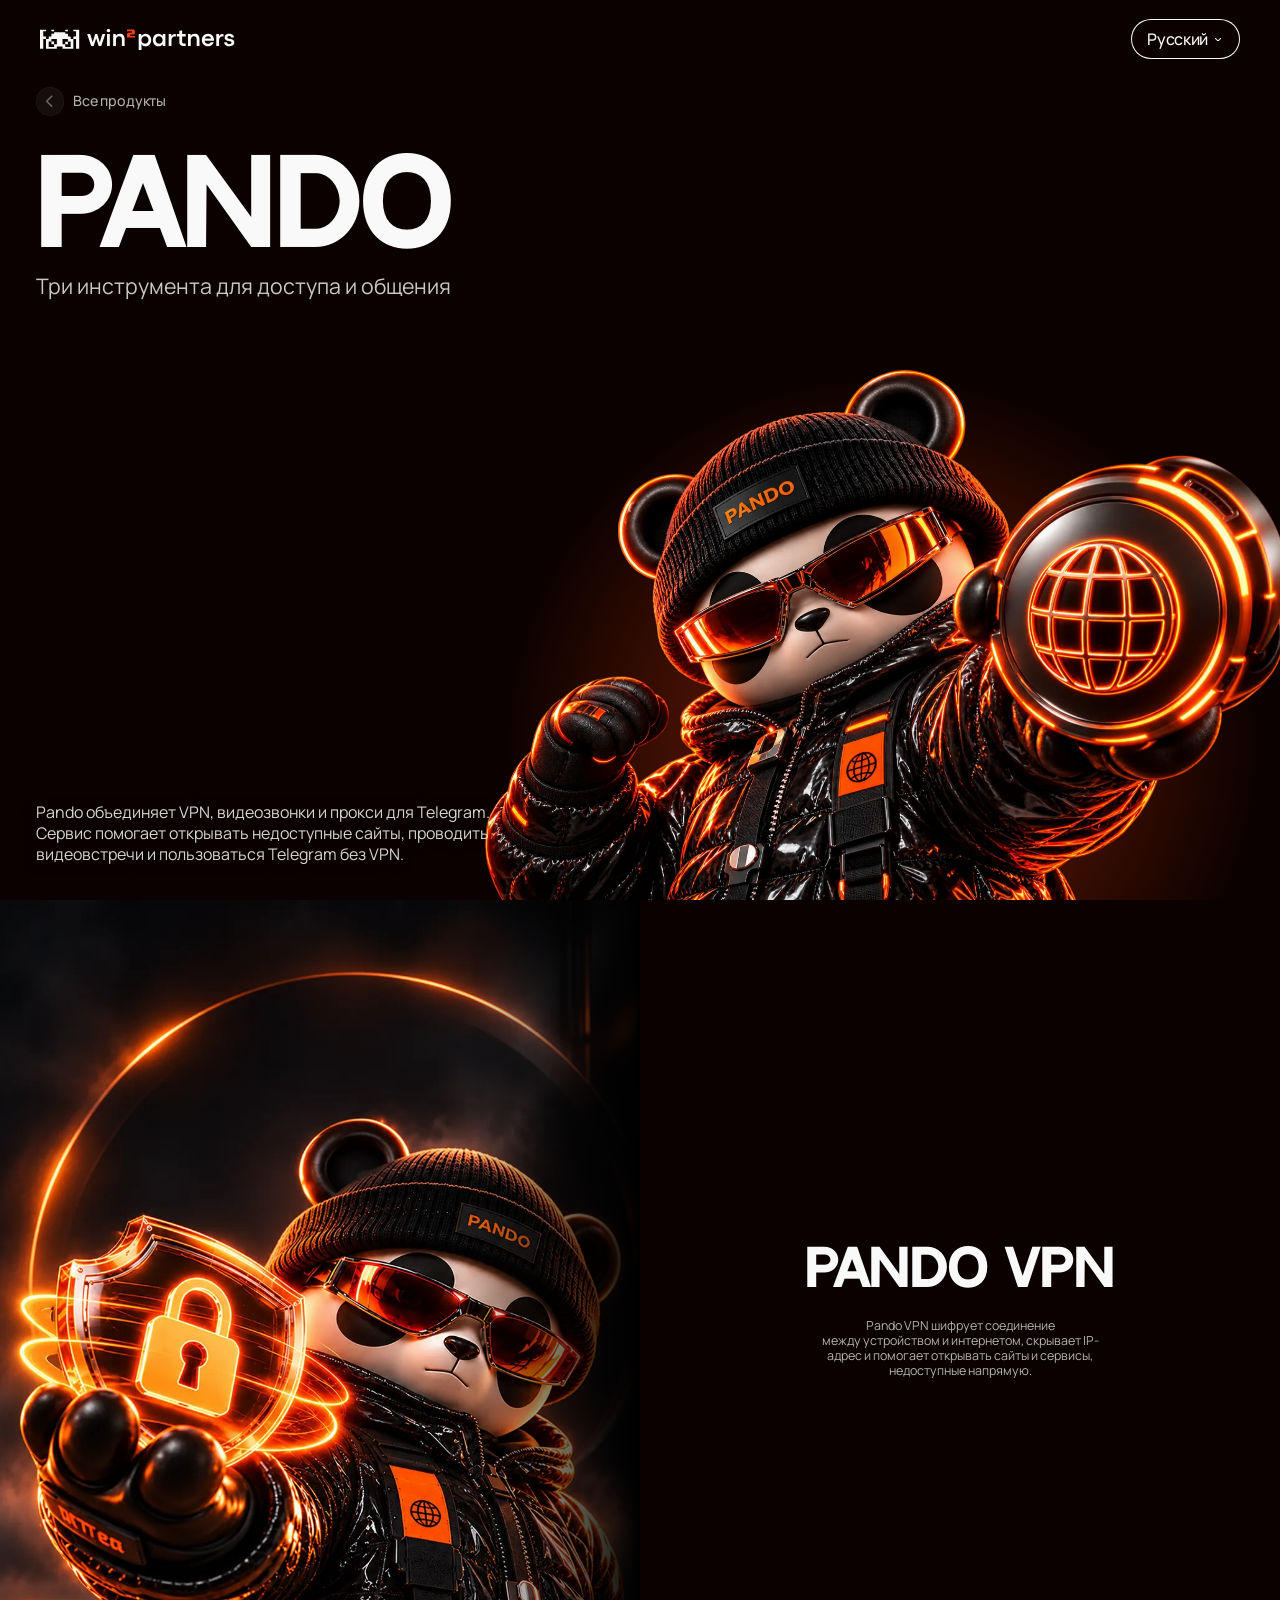
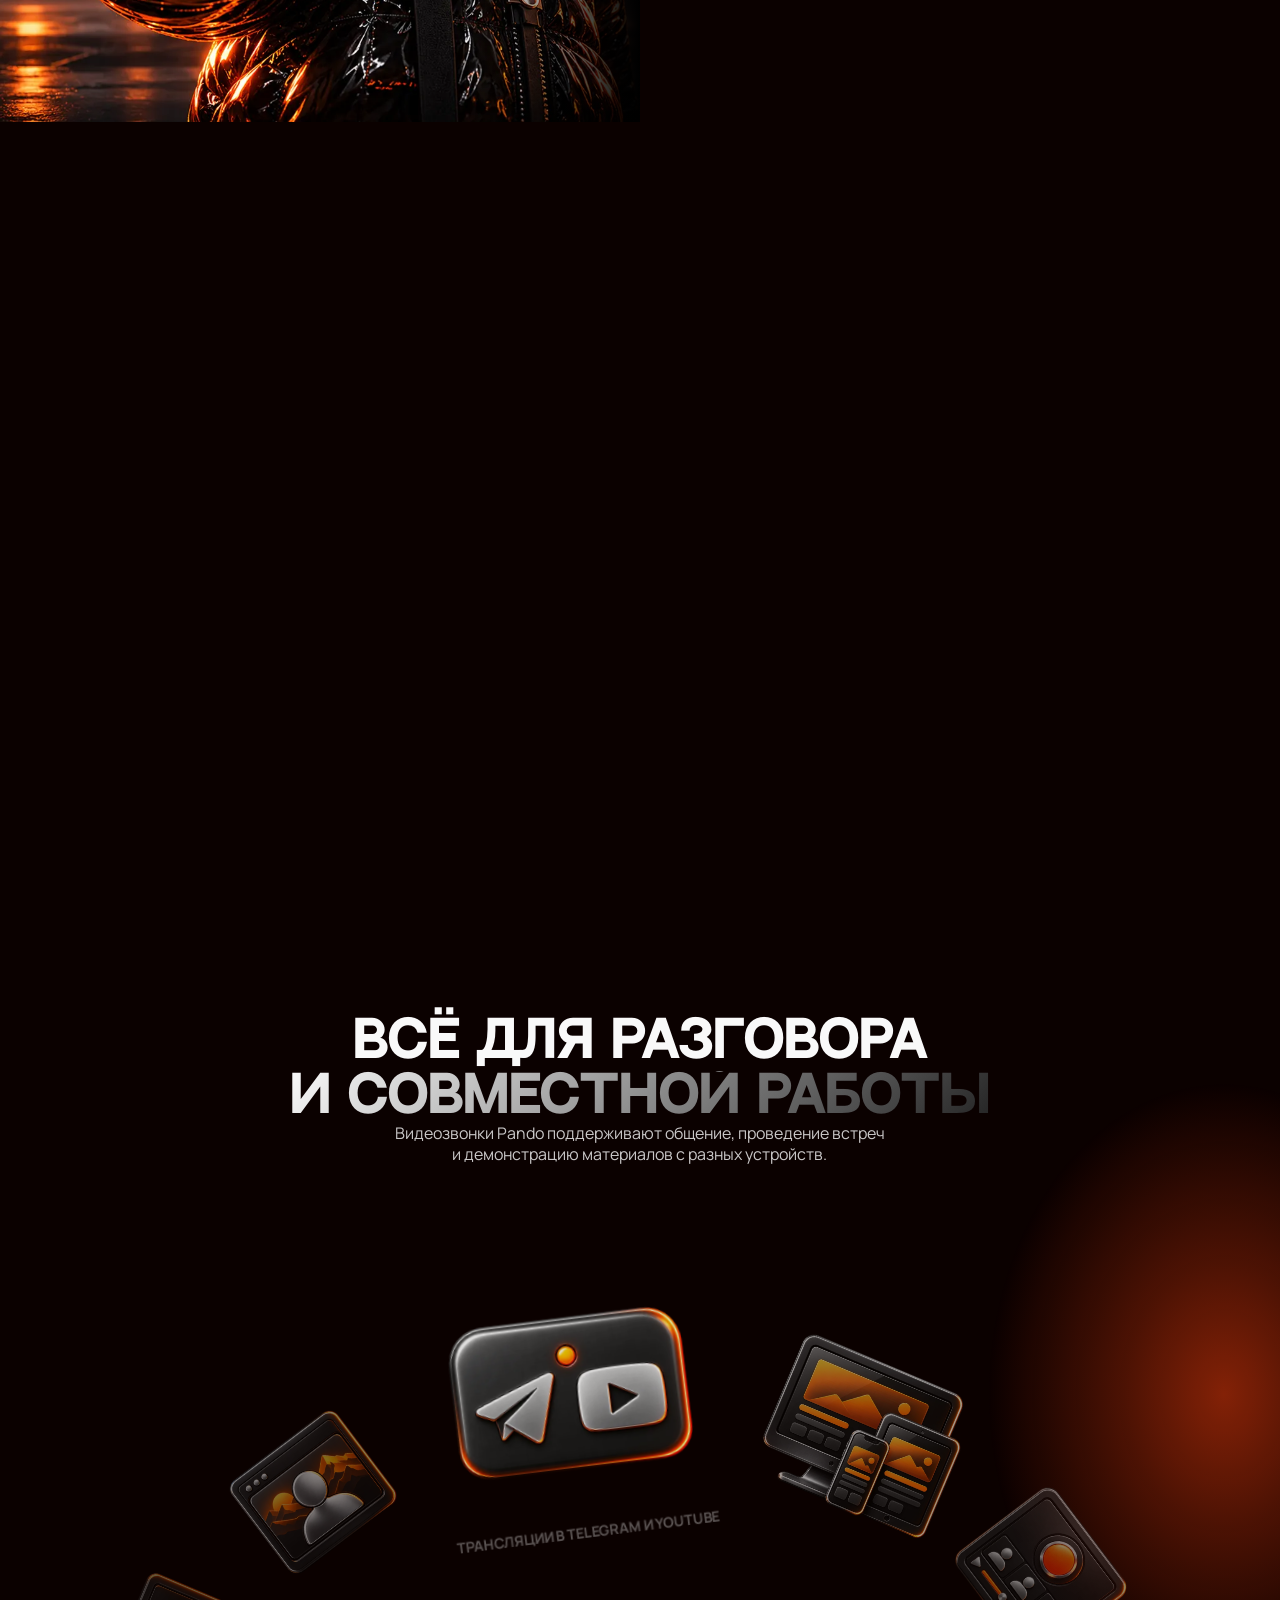
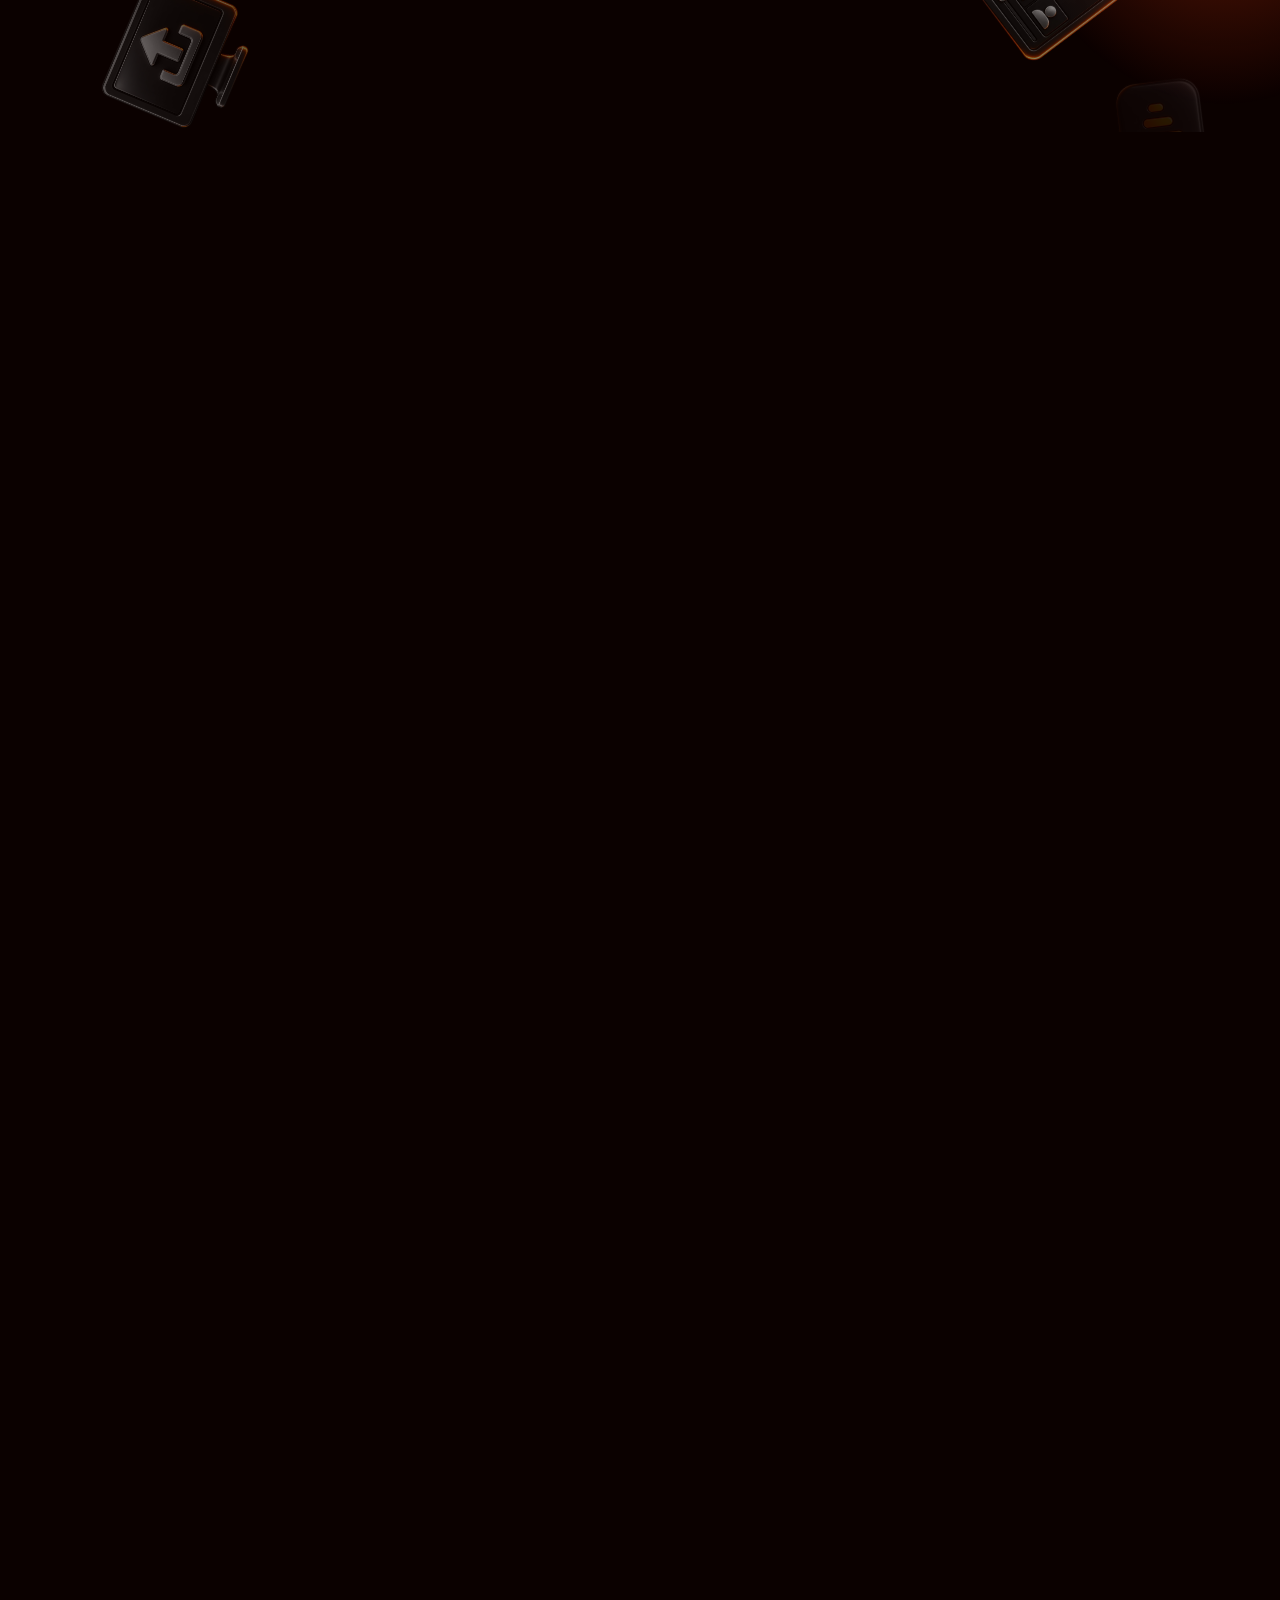
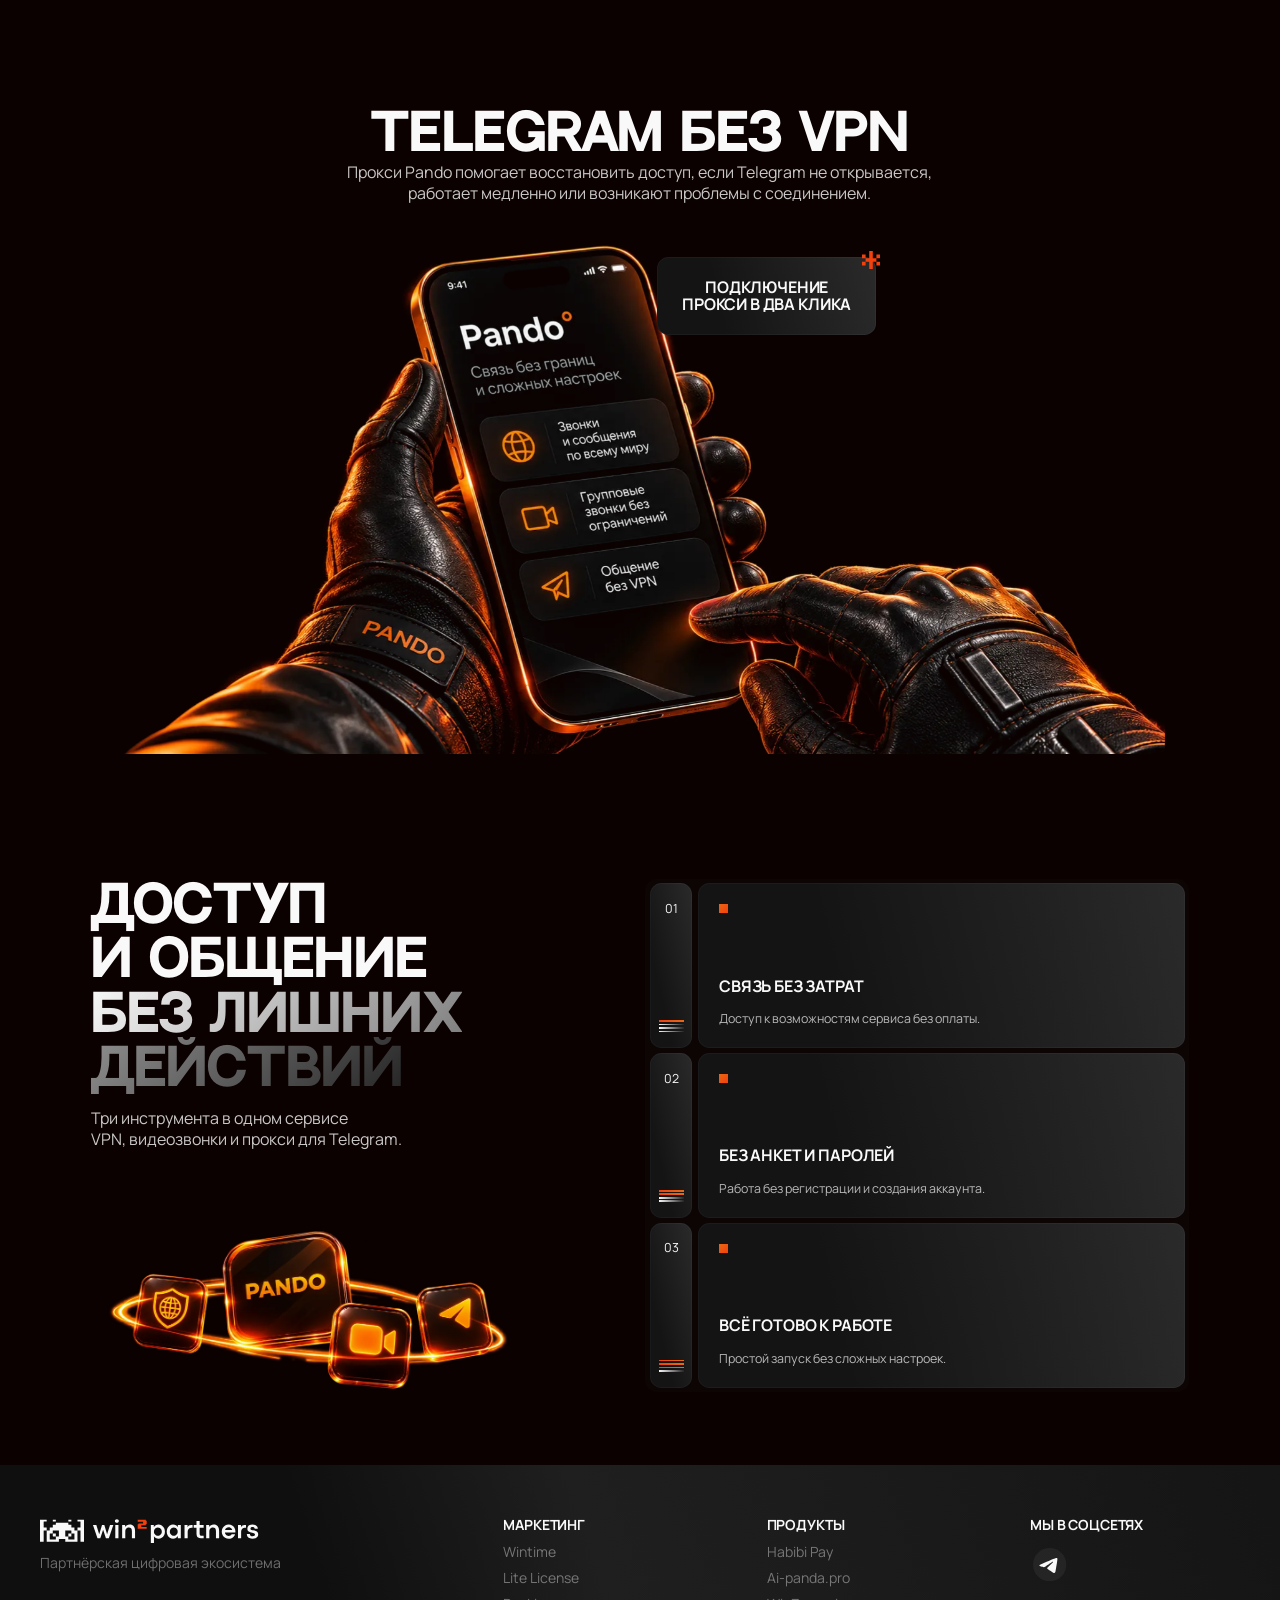
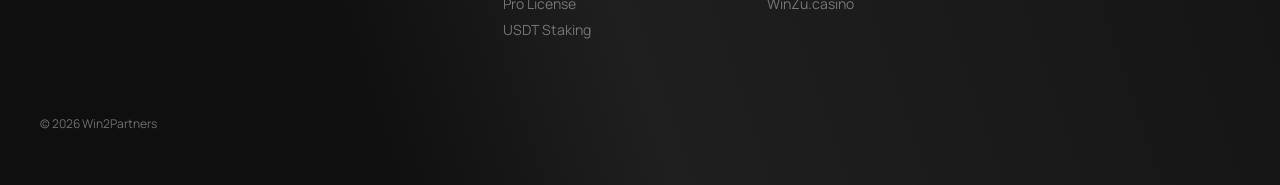
<file: pando.html>
<!doctype html>
<html lang="ru">
<head>
<meta charset="utf-8">
<meta name="viewport" content="width=device-width, initial-scale=1">
<title>Pando — VPN, видеозвонки и прокси для Telegram</title>
<meta name="description" content="Pando объединяет VPN, видеозвонки и прокси для Telegram: доступ к недоступным сайтам, видеовстречи без регистрации и Telegram без VPN.">
<meta name="theme-color" content="#0A0A0A">
<link rel="canonical" href="https://win2partners.com/pando.html">
<link rel="icon" href="assets/favicon.svg" type="image/svg+xml">
<meta property="og:type" content="website">
<meta property="og:site_name" content="Win2Partners">
<meta property="og:locale" content="ru_RU">
<meta property="og:title" content="Pando — VPN, видеозвонки и прокси для Telegram">
<meta property="og:description" content="Pando объединяет VPN, видеозвонки и прокси для Telegram: доступ к недоступным сайтам, видеовстречи без регистрации и Telegram без VPN.">
<meta property="og:url" content="https://win2partners.com/pando.html">
<meta property="og:image" content="https://win2partners.com/assets/pando/og.jpg">
<meta property="og:image:width" content="1440">
<meta property="og:image:height" content="800">
<meta name="twitter:card" content="summary_large_image">
<meta name="twitter:title" content="Pando — VPN, видеозвонки и прокси для Telegram">
<meta name="twitter:description" content="Pando объединяет VPN, видеозвонки и прокси для Telegram: доступ к недоступным сайтам, видеовстречи без регистрации и Telegram без VPN.">
<meta name="twitter:image" content="https://win2partners.com/assets/pando/og.jpg">
<link rel="preload" as="image" href="assets/pando/hero.webp">
<link rel="preconnect" href="https://fonts.googleapis.com">
<link rel="preconnect" href="https://fonts.gstatic.com" crossorigin>
<link rel="stylesheet" href="https://fonts.googleapis.com/css2?family=Manrope:wght@400;500;600;700;800&display=swap">
<link rel="stylesheet" href="css/tokens.css?v=20261110">
<link rel="stylesheet" href="css/components.css?v=20261118">
<link rel="stylesheet" href="css/site.css?v=20261118">
<link rel="stylesheet" href="css/winzu.css?v=20261110">
<link rel="stylesheet" href="css/pando.css?v=20261111">
<link rel="stylesheet" href="css/scroll-swap.css?v=20261110h">
</head>
<body>
<div class="w2p-header-fix" data-threshold="700">
  <header class="w2p-header w2p-header--transparent">
    <a class="w2p-lockup" href="index.html" aria-label="Win2Partners — на главную">
      <img src="assets/logo-win2partners.svg" alt="Win2Partners" width="140" height="25">
    </a>
    <div class="w2p-lang">
      <button class="w2p-btn w2p-btn--secondary" type="button" data-lang-toggle aria-expanded="false" aria-haspopup="true" aria-label="Язык интерфейса">
        <span data-lang-label>Русский</span><span class="w2p-btn__chev" aria-hidden="true"><svg width="6" height="3" viewBox="0 0 6 3" fill="none"><path d="M 3 3 L 2.646 3.354 C 2.74 3.447 2.867 3.5 3 3.5 C 3.133 3.5 3.26 3.447 3.354 3.354 L 3 3 Z M 6.354 0.354 C 6.549 0.158 6.549 -0.158 6.354 -0.354 C 6.158 -0.549 5.842 -0.549 5.646 -0.354 L 6 0 L 6.354 0.354 Z M 0.354 -0.354 C 0.158 -0.549 -0.158 -0.549 -0.354 -0.354 C -0.549 -0.158 -0.549 0.158 -0.354 0.354 L 0 0 L 0.354 -0.354 Z M 3 3 L 3.354 3.354 L 6.354 0.354 L 6 0 L 5.646 -0.354 L 2.646 2.646 L 3 3 Z M 0 0 L -0.354 0.354 L 2.646 3.354 L 3 3 L 3.354 2.646 L 0.354 -0.354 L 0 0 Z" fill="currentColor" fill-rule="nonzero"/></svg></span>
      </button>
      <div class="w2p-lang-menu" hidden>
        <button type="button" data-lang="ru" aria-current="true">Русский</button>
        <button type="button" data-lang="en" aria-current="false">English</button>
      </div>
    </div>
  </header>
</div>
<!-- Базовые блоки (корень с зумом сетки 1440, hero-копия, заголовки, градиентное слово,
     свечение) общие со страницей WinZu — css/winzu.css и js/winzu.js; своё — в css/pando.css. -->
<main class="wz pd">
  <!-- 1. hero -->
  <section class="wz-hero pd-hero">
    <div class="wz-glow pd-glow-hero" aria-hidden="true"></div>
    <div class="pd-hero-art" role="img" aria-label="Панда в шапке Pando с голографическим глобусом"></div>
    <div class="wz-hero-copy">
      <a class="wz-crumb" href="index.html#catalogue"><span class="w2p-arrow w2p-arrow--left" aria-hidden="true"><svg viewBox="0 0 3 6" fill="none"><path d="M 0.354 0.354 L 3 3 L 0.354 5.646" stroke="currentColor" stroke-width="0.7" fill="none"/></svg></span><span>Все&nbsp;продукты</span></a>
      <div class="wz-hero-text">
        <h1 class="wz-d wz-hero-title">Pando</h1>
        <p class="wz-hero-sub pd-hero-sub">Три&nbsp;инструмента для&nbsp;доступа и&nbsp;общения</p>
      </div>
      <p class="pd-hero-note">Pando объединяет VPN, видеозвонки и&nbsp;прокси для&nbsp;Telegram. Сервис помогает открывать недоступные сайты, проводить видеовстречи и&nbsp;пользоваться Telegram без&nbsp;VPN.</p>
    </div>
  </section>

  <!-- 2–3. два инструмента: арт слева, текст справа (на мобильном — текст над артом) -->
  <div class="sw pd-swap" data-swap><div class="sw-pin">
  <section class="pd-split pd-split--vpn" data-swap-item aria-labelledby="pd-vpn-title">
    <div class="pd-split-art" data-swap-art role="img" aria-label="Панда держит голографический щит с замком"></div>
    <div class="pd-split-copy" data-swap-copy>
      <h2 class="wz-d pd-split-title w2p-rise" id="pd-vpn-title">Pando VPN</h2>
      <p class="pd-split-text w2p-rise" data-reveal-delay="90">Pando VPN шифрует соединение между&nbsp;устройством и&nbsp;интернетом, скрывает IP-адрес и&nbsp;помогает открывать сайты и&nbsp;сервисы, недоступные напрямую.</p>
    </div>
  </section>

  <section class="pd-split pd-split--video" data-swap-item aria-labelledby="pd-video-title">
    <div class="pd-split-art" data-swap-art role="img" aria-label="Панда показывает видеозвонок на светящемся экране"></div>
    <div class="pd-split-copy" data-swap-copy>
      <h2 class="wz-d pd-split-title w2p-rise" id="pd-video-title">Видеозвонки P2P</h2>
      <p class="pd-split-text w2p-rise" data-reveal-delay="90">Прямое соединение между&nbsp;участниками разговора. Создание видеозвонков и&nbsp;подключение к&nbsp;ним&nbsp;без&nbsp;регистрации и&nbsp;установки дополнительных приложений.</p>
    </div>
  </section>
  </div></div>

  <!-- 4. возможности звонков: плитки на дуге. ≥1200 — блок закреплён и прокрутка
       поворачивает дугу на одну плитку за шаг; ниже — свайп, точки и автопрокрутка. -->
  <section class="pd-calls" aria-labelledby="pd-calls-title">
    <div class="pd-calls-pin">
      <div class="wz-glow pd-glow-calls" aria-hidden="true"></div>
      <div class="pd-calls-head">
        <h2 class="wz-d wz-h2 pd-calls-title w2p-rise" id="pd-calls-title">Всё&nbsp;для&nbsp;разговора <span class="wz-grad">и&nbsp;совместной работы</span></h2>
        <p class="pd-lead w2p-rise" data-reveal-delay="90">Видеозвонки Pando поддерживают общение, проведение встреч и&nbsp;демонстрацию материалов с&nbsp;разных устройств.</p>
      </div>
      <div class="pd-ring" role="group" aria-roledescription="карусель" aria-label="Возможности видеозвонков">
        <figure class="pd-tile"><img src="assets/pando/f-hd.webp" alt="" width="383" height="383" loading="lazy"><figcaption>HD-видео и&nbsp;качественный звук</figcaption></figure>
        <figure class="pd-tile"><img src="assets/pando/f-rec.webp" alt="" width="383" height="383" loading="lazy"><figcaption>Запись встреч</figcaption></figure>
        <figure class="pd-tile"><img src="assets/pando/f-screen.webp" alt="" width="383" height="383" loading="lazy"><figcaption>Демонстрация экрана</figcaption></figure>
        <figure class="pd-tile"><img src="assets/pando/f-bg.webp" alt="" width="383" height="383" loading="lazy"><figcaption>Виртуальный фон</figcaption></figure>
        <figure class="pd-tile"><img src="assets/pando/f-stream.webp" alt="" width="383" height="383" loading="lazy"><figcaption>Трансляции в&nbsp;Telegram и&nbsp;YouTube</figcaption></figure>
        <figure class="pd-tile"><img src="assets/pando/f-device.webp" alt="" width="383" height="383" loading="lazy"><figcaption>Работа на&nbsp;любом устройстве</figcaption></figure>
      </div>
      <div class="pd-dots" role="tablist" aria-label="Выбор возможности"></div>
    </div>
  </section>

  <!-- 5. Telegram без VPN -->
  <section class="pd-proxy" aria-labelledby="pd-proxy-title">
    <div class="pd-proxy-head">
      <h2 class="wz-d wz-h2 w2p-rise" id="pd-proxy-title">Telegram без&nbsp;VPN</h2>
      <p class="pd-lead w2p-rise" data-reveal-delay="90">Прокси Pando помогает восстановить доступ, если&nbsp;Telegram не&nbsp;открывается, работает медленно или&nbsp;возникают проблемы с&nbsp;соединением.</p>
    </div>
    <img class="pd-proxy-art" src="assets/pando/proxy.webp" alt="Рука в перчатке держит смартфон с приложением Pando" width="1181" height="664" loading="lazy">
    <p class="pd-proxy-badge w2p-rise" data-reveal-delay="180">Подключение прокси в&nbsp;два&nbsp;клика<img src="assets/pando/star.svg" alt="" width="20" height="20"></p>
  </section>

  <!-- 6. преимущества: шкала из четырёх делений у каждого пункта заполняется,
       когда строка всплывает (1 → 3 деления, как в макете) -->
  <section class="pd-why" aria-labelledby="pd-why-title">
    <div class="wz-glow pd-glow-why" aria-hidden="true"></div>
    <div class="pd-why-side">
      <div class="pd-why-head">
        <h2 class="wz-d pd-why-title w2p-rise" id="pd-why-title">Доступ и&nbsp;общение <span class="wz-grad">без&nbsp;лишних действий</span></h2>
        <p class="pd-lead w2p-rise" data-reveal-delay="90">Три&nbsp;инструмента в&nbsp;одном сервисе<br>VPN, видеозвонки и&nbsp;прокси для&nbsp;Telegram.</p>
      </div>
      <img class="pd-why-art w2p-rise" data-reveal-delay="120" src="assets/pando/icons.webp" alt="Иконки Pando: VPN, видеозвонки и Telegram на светящейся орбите" width="484" height="210" loading="lazy">
    </div>
    <ol class="pd-steps">
      <li class="pd-step w2p-rise" data-lit="1"><div class="pd-step-num"><span>01</span><i></i><i></i><i></i><i></i></div><div class="pd-step-body"><i class="pd-dot" aria-hidden="true"></i><div><h3>Связь без&nbsp;затрат</h3><p>Доступ к&nbsp;возможностям сервиса без&nbsp;оплаты.</p></div></div></li>
      <li class="pd-step w2p-rise" data-reveal-delay="80" data-lit="2"><div class="pd-step-num"><span>02</span><i></i><i></i><i></i><i></i></div><div class="pd-step-body"><i class="pd-dot" aria-hidden="true"></i><div><h3>Без&nbsp;анкет и&nbsp;паролей</h3><p>Работа без&nbsp;регистрации и&nbsp;создания аккаунта.</p></div></div></li>
      <li class="pd-step w2p-rise" data-reveal-delay="160" data-lit="3"><div class="pd-step-num"><span>03</span><i></i><i></i><i></i><i></i></div><div class="pd-step-body"><i class="pd-dot" aria-hidden="true"></i><div><h3>Всё&nbsp;готово к&nbsp;работе</h3><p>Простой запуск без&nbsp;сложных настроек.</p></div></div></li>
    </ol>
  </section>
</main>
<footer class="w2p-footer">
  <div class="w2p-footer-grid">
    <div class="w2p-footer-brand">
      <div>
        <a class="w2p-lockup" href="index.html" aria-label="Win2Partners — на главную">
          <img src="assets/logo-win2partners.svg" alt="Win2Partners" width="140" height="25">
        </a>
        <span class="w2p-footer-tagline">Партнёрская цифровая экосистема</span>
      </div>
      <span class="w2p-footer-legal">© 2026 Win2Partners</span>
    </div>
    <div class="w2p-footer-col">
      <div>
        <span class="w2p-footer-h">Маркетинг</span>
        <ul>
        <li><a href="wintime.html">Wintime</a></li>
        <li><a href="lite.html">Lite License</a></li>
        <li><a href="pro.html">Pro License</a></li>
        <li><a href="staking.html">USDT Staking</a></li>
        </ul>
      </div>
    </div>
    <div class="w2p-footer-col">
      <div>
        <span class="w2p-footer-h">Продукты</span>
        <ul>
        <li><a href="habibi.html">Habibi Pay</a></li>
        <li><a href="ai-panda.html">Ai-panda.pro</a></li>
        <li><a href="winzu.html">WinZu.casino</a></li>
        </ul>
      </div>
    </div>
    <div class="w2p-footer-social">
      <span class="w2p-footer-h">мы в соцсетях</span>
      <a href="https://t.me/win2partners" target="_blank" rel="noreferrer noopener" aria-label="Telegram Win2Partners">
        <svg width="33.333" height="33.333" viewBox="0 0 33.333 33.333" fill="none" aria-hidden="true">
          <path d="M 16.667 0 C 7.467 0 0 7.467 0 16.667 C 0 25.867 7.467 33.333 16.667 33.333 C 25.867 33.333 33.333 25.867 33.333 16.667 C 33.333 7.467 25.867 0 16.667 0 Z" fill="#fff" fill-opacity=".05"/>
          <path d="M 24.4 11.333 C 24.15 13.967 23.067 20.367 22.517 23.317 C 22.283 24.567 21.817 24.983 21.383 25.033 C 20.417 25.117 19.683 24.4 18.75 23.783 C 17.283 22.817 16.45 22.217 15.033 21.283 C 13.383 20.2 14.45 19.6 15.4 18.633 C 15.65 18.383 19.917 14.5 20 14.15 C 20.012 14.097 20.01 14.042 19.996 13.99 C 19.981 13.937 19.954 13.889 19.917 13.85 C 19.817 13.767 19.683 13.8 19.567 13.817 C 19.417 13.85 17.083 15.4 12.533 18.467 C 11.867 18.917 11.267 19.15 10.733 19.133 C 10.133 19.117 9 18.8 8.15 18.517 C 7.1 18.183 6.283 18 6.35 17.417 C 6.383 17.117 6.8 16.817 7.583 16.5 C 12.45 14.383 15.683 12.983 17.3 12.317 C 21.933 10.383 22.883 10.05 23.517 10.05 C 23.65 10.05 23.967 10.083 24.167 10.25 C 24.436 10.466 24.409 10.875 24.405 11.22 C 24.404 11.259 24.403 11.297 24.4 11.333 Z" fill="var(--text-primary)"/>
        </svg>
      </a>
    </div>
  </div>
</footer>
<script src="js/i18n.js?v=20261110d"></script>
<script src="js/common.js?v=20261110"></script>
<script src="js/winzu.js?v=20261106"></script>
<script src="js/pando.js?v=20261111"></script>
<script src="js/scroll-swap.js?v=20261109e"></script>
</body>
</html>
</file>
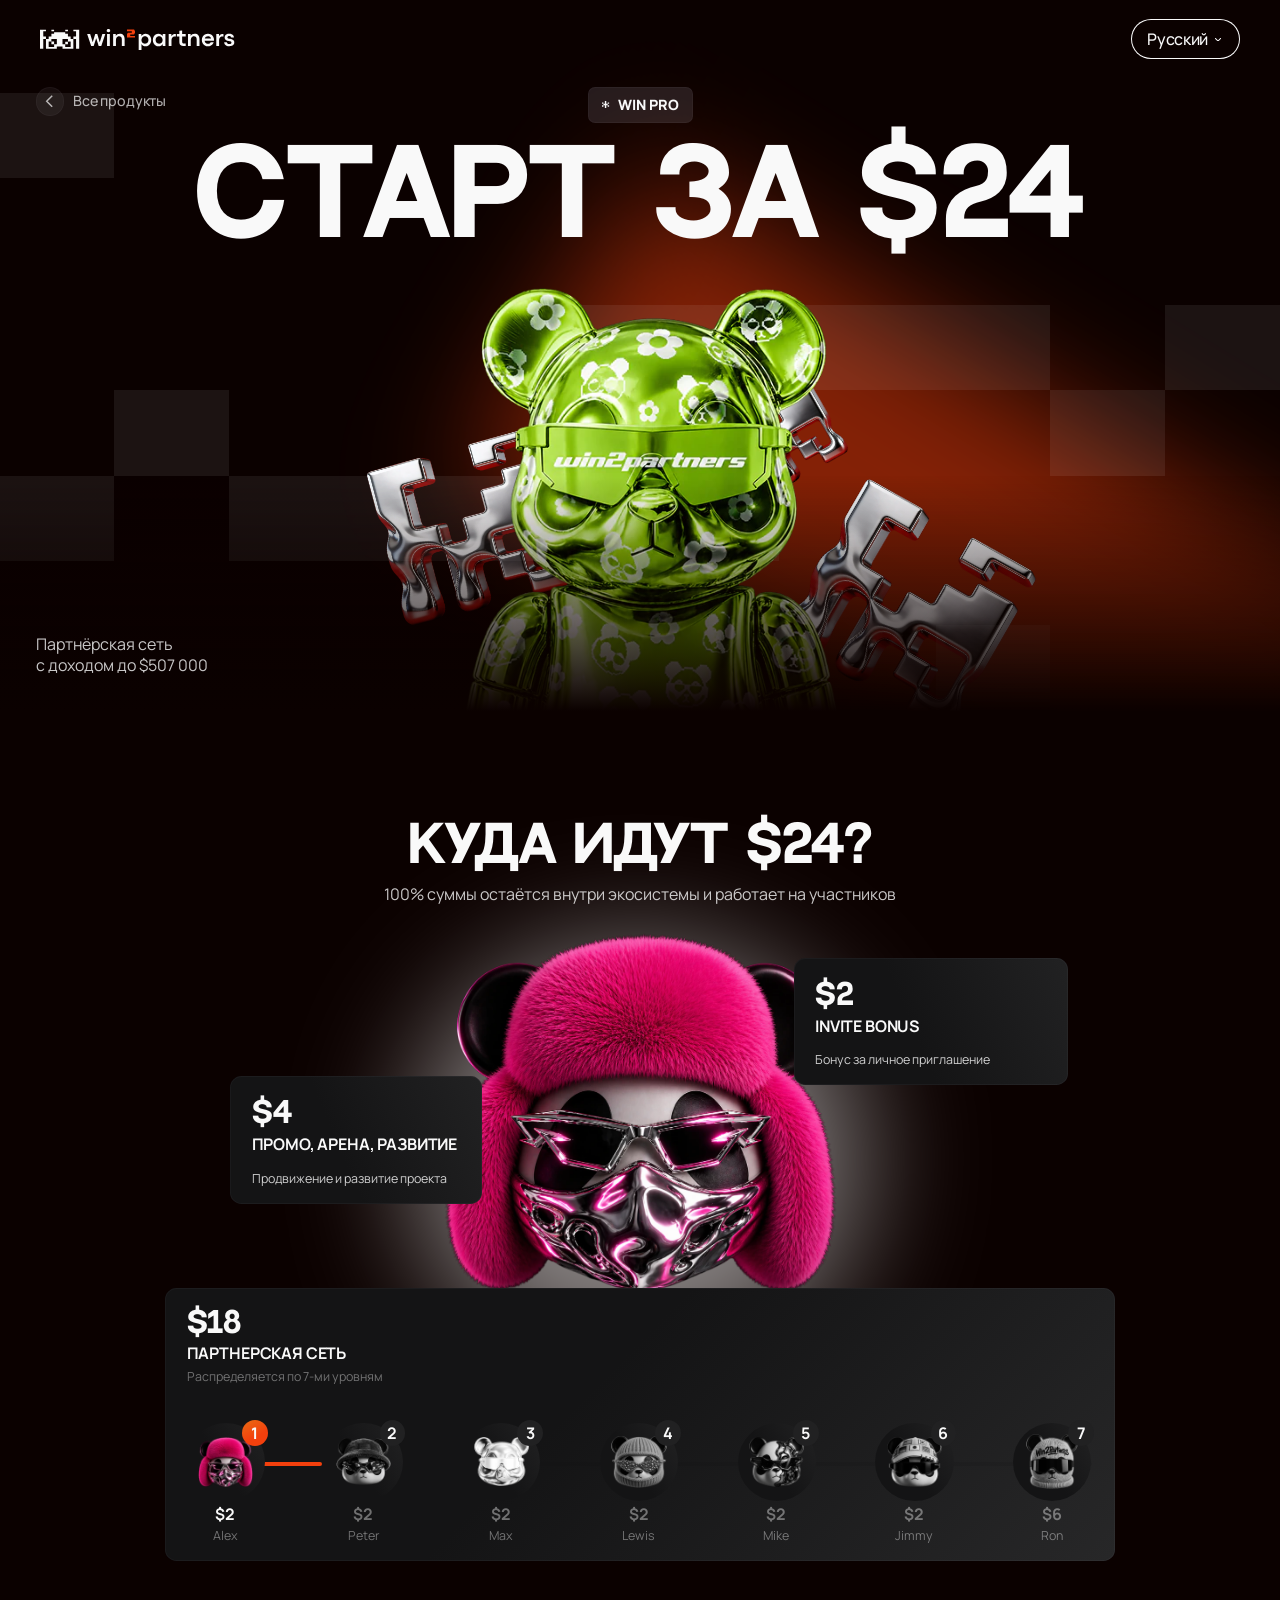
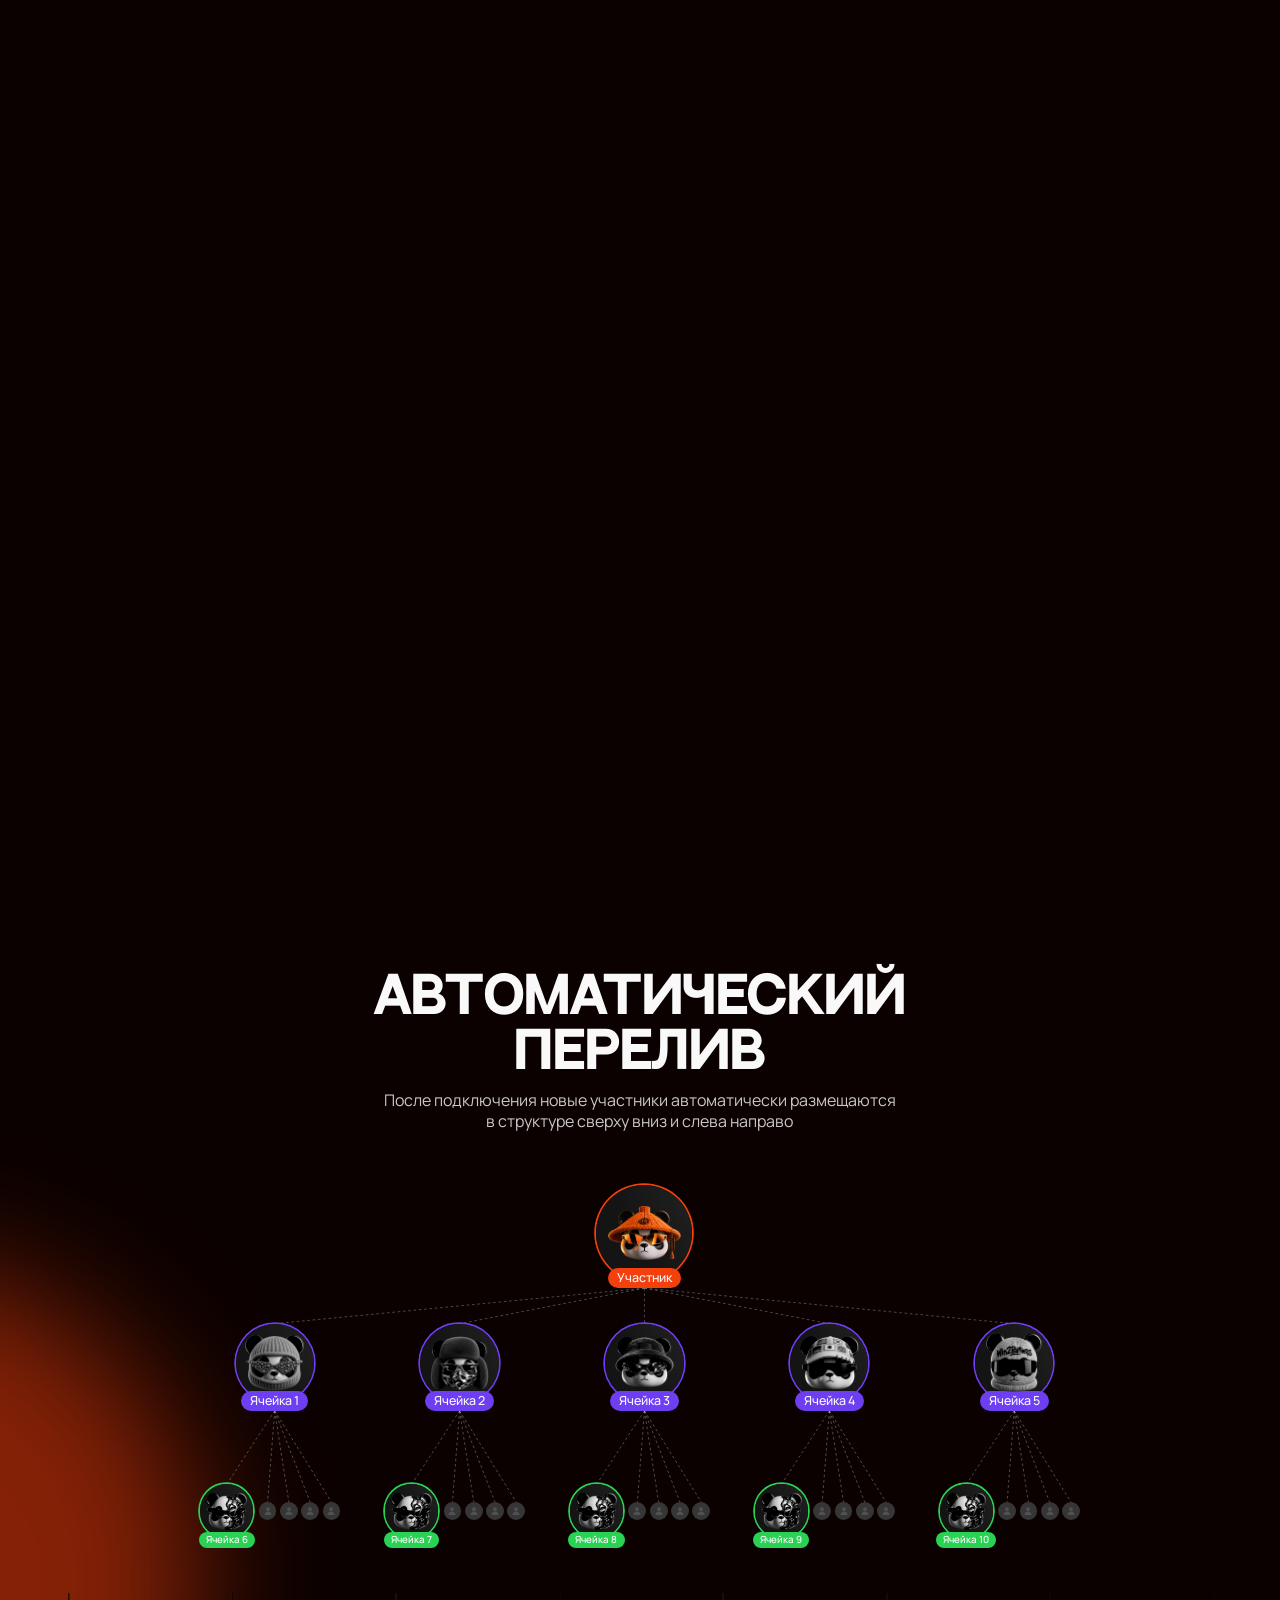
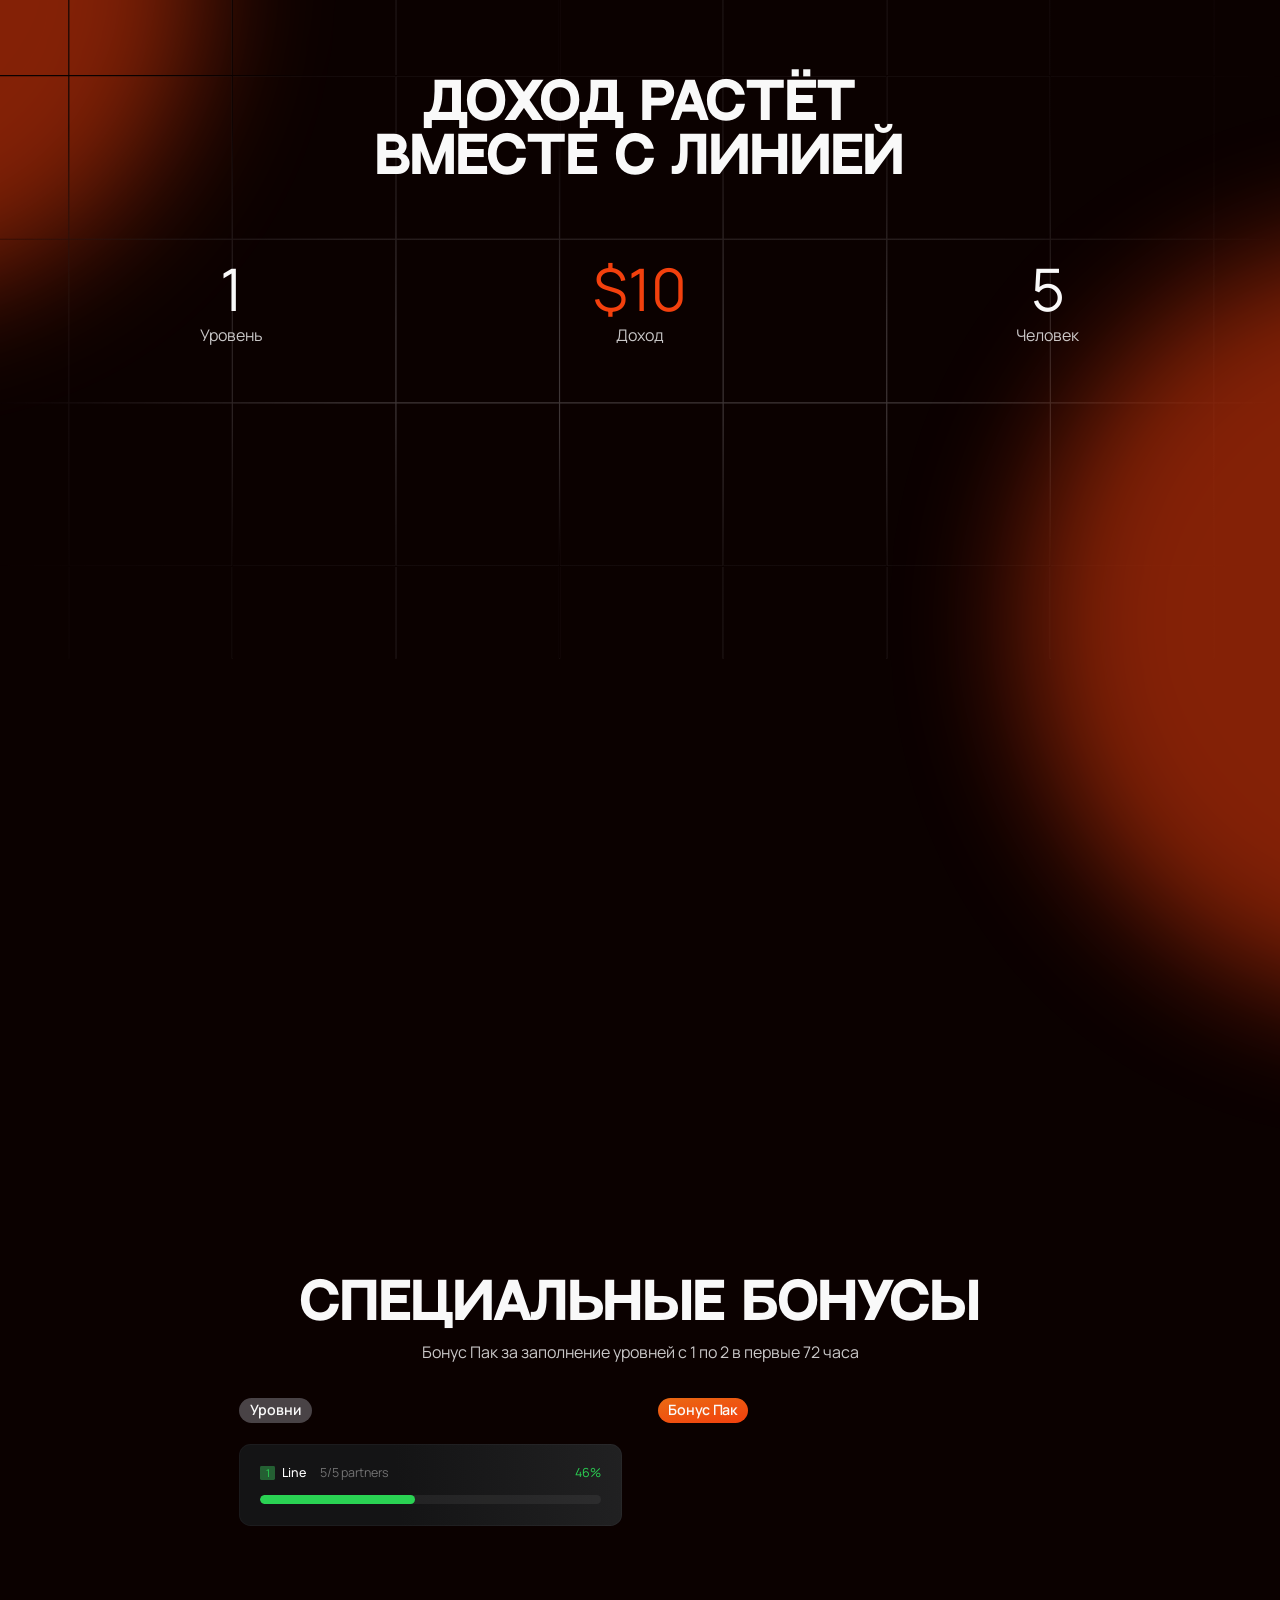
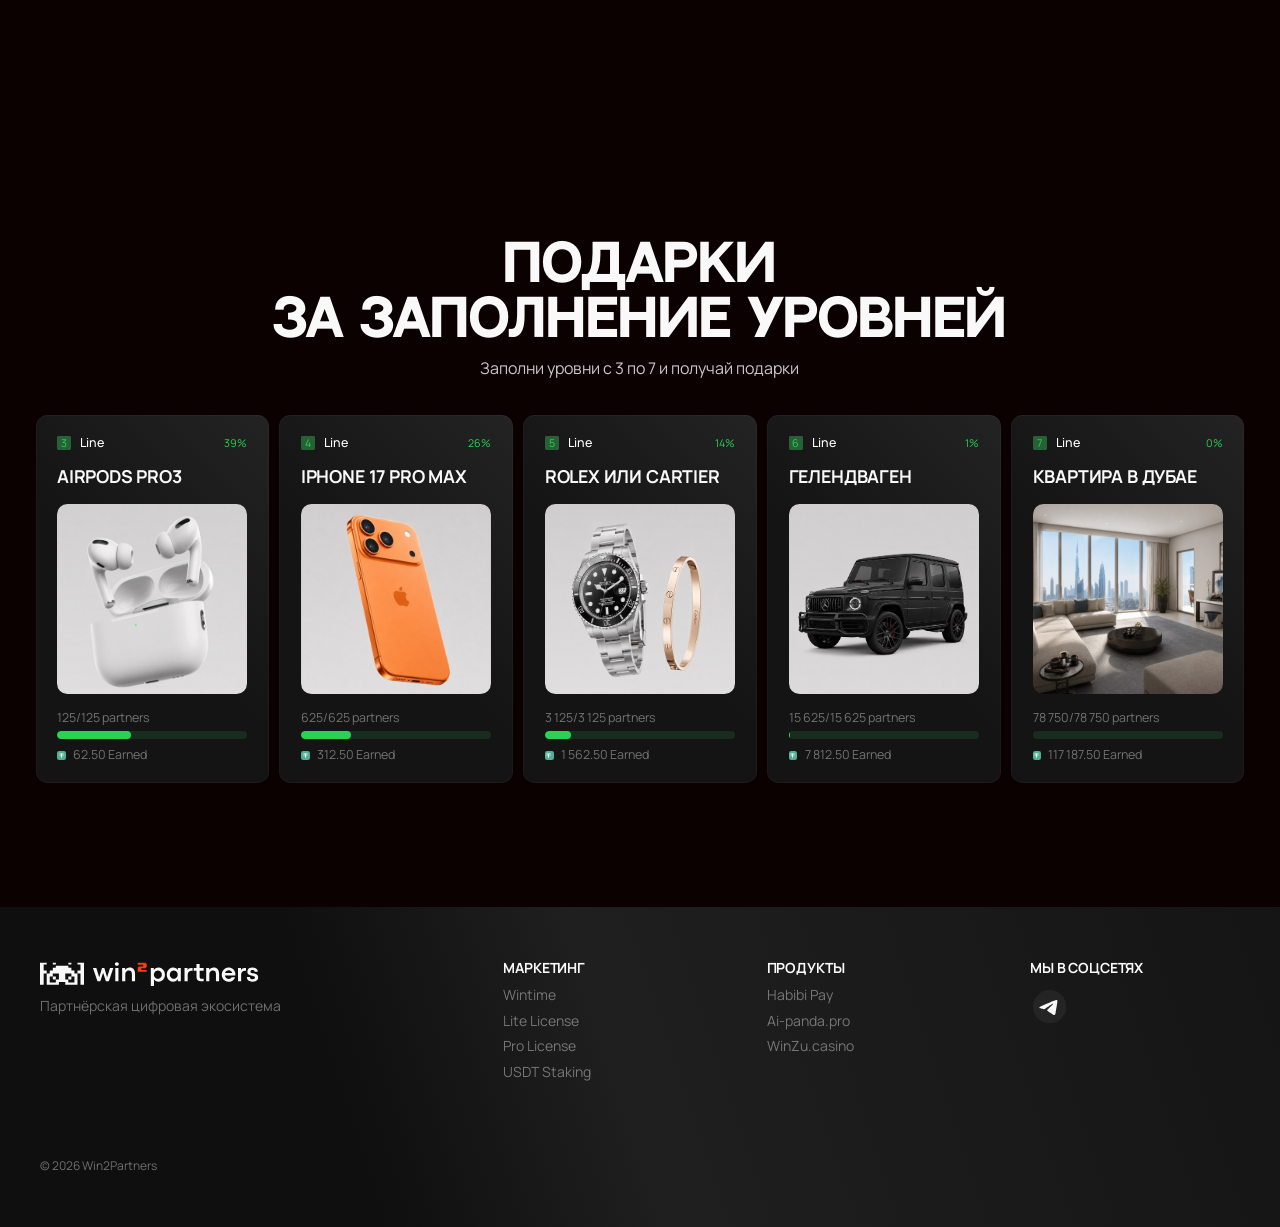
<file: pro.html>
<!doctype html>
<html lang="ru">
<head>
<meta charset="utf-8">
<meta name="viewport" content="width=device-width, initial-scale=1">
<title>Pro License — старт в Win2Partners за $24</title>
<meta name="description" content="Активируй тариф WIN PRO за $24, строй партнёрскую линию из 7 уровней и получай доход до $507 810 при полном раскрытии.">
<meta name="theme-color" content="#0A0A0A">
<link rel="canonical" href="https://win2partners.com/pro.html">
<link rel="icon" href="assets/favicon.svg" type="image/svg+xml">
<meta property="og:type" content="website">
<meta property="og:site_name" content="Win2Partners">
<meta property="og:locale" content="ru_RU">
<meta property="og:title" content="Pro License — старт в Win2Partners за $24">
<meta property="og:description" content="Активируй тариф WIN PRO за $24, строй партнёрскую линию из 7 уровней и получай доход до $507 810 при полном раскрытии.">
<meta property="og:url" content="https://win2partners.com/pro.html">
<meta property="og:image" content="https://win2partners.com/assets/license/hero-pro.png">
<meta property="og:image:width" content="1920">
<meta property="og:image:height" content="1080">
<meta name="twitter:card" content="summary_large_image">
<meta name="twitter:title" content="Pro License — старт в Win2Partners за $24">
<meta name="twitter:description" content="Активируй тариф WIN PRO за $24, строй партнёрскую линию из 7 уровней и получай доход до $507 810 при полном раскрытии.">
<meta name="twitter:image" content="https://win2partners.com/assets/license/hero-pro.png">
<link rel="preload" as="image" href="assets/license/hero-pro.webp">
<link rel="preconnect" href="https://fonts.googleapis.com">
<link rel="preconnect" href="https://fonts.gstatic.com" crossorigin>
<link rel="stylesheet" href="https://fonts.googleapis.com/css2?family=Manrope:wght@400;500;600;700;800&display=swap">
<link rel="stylesheet" href="css/tokens.css?v=20261110">
<link rel="stylesheet" href="css/components.css?v=20261118">
<link rel="stylesheet" href="css/site.css?v=20261118">
<link rel="stylesheet" href="css/license.css?v=20261123-4">
</head>
<body>
<div class="w2p-header-fix" data-threshold="700">
  <header class="w2p-header w2p-header--transparent">
    <a class="w2p-lockup" href="index.html" aria-label="Win2Partners — на главную">
      <img src="assets/logo-win2partners.svg" alt="Win2Partners" width="140" height="25">
    </a>
    <div class="w2p-lang">
      <button class="w2p-btn w2p-btn--secondary" type="button" data-lang-toggle aria-expanded="false" aria-haspopup="true" aria-label="Язык интерфейса">
        <span data-lang-label>Русский</span><span class="w2p-btn__chev" aria-hidden="true"><svg width="6" height="3" viewBox="0 0 6 3" fill="none"><path d="M 3 3 L 2.646 3.354 C 2.74 3.447 2.867 3.5 3 3.5 C 3.133 3.5 3.26 3.447 3.354 3.354 L 3 3 Z M 6.354 0.354 C 6.549 0.158 6.549 -0.158 6.354 -0.354 C 6.158 -0.549 5.842 -0.549 5.646 -0.354 L 6 0 L 6.354 0.354 Z M 0.354 -0.354 C 0.158 -0.549 -0.158 -0.549 -0.354 -0.354 C -0.549 -0.158 -0.549 0.158 -0.354 0.354 L 0 0 L 0.354 -0.354 Z M 3 3 L 3.354 3.354 L 6.354 0.354 L 6 0 L 5.646 -0.354 L 2.646 2.646 L 3 3 Z M 0 0 L -0.354 0.354 L 2.646 3.354 L 3 3 L 3.354 2.646 L 0.354 -0.354 L 0 0 Z" fill="currentColor" fill-rule="nonzero"/></svg></span>
      </button>
      <div class="w2p-lang-menu" hidden>
        <button type="button" data-lang="ru" aria-current="true">Русский</button>
        <button type="button" data-lang="en" aria-current="false">English</button>
      </div>
    </div>
  </header>
</div>
<!-- Шапка и подвал стоят СНАРУЖИ .lic: этот элемент несёт зум фиксированной сетки 1440,
     и всё внутри него масштабировалось бы вместе с артворком. Хром должен тянуться на
     вьюпорт в своём натуральном размере, как на остальных страницах. -->
<main class="lic">
  <!-- 1. hero -->
  <section class="lic-sec lic-hero">
    <div class="lic-hero-blur" aria-hidden="true"></div>
    <div class="lic-hero-objects" aria-hidden="true">
      <!-- Хромированные фигуры и плашки стоят по координатам макета для каждой ширины:
           --d* — десктоп (px сетки 1440), --t* — планшет 768, --m* — телефон 375. -->
      <i class="lic-hc" data-depth="0.2" style="--dl:430.5;--dt:502;--tl:58.5;--tt:617;--w:197;--h:184"><b style="transform:scaleX(-1) rotate(15deg)"></b></i>
      <i class="lic-hc" data-depth="0.34" style="--dl:811.5;--dt:430;--tl:449.5;--tt:499;--w:125;--h:116"><b style="transform:scaleX(-1) rotate(30deg)"></b></i>
      <i class="lic-hc" data-depth="0.16" style="--dl:909;--dt:576.5;--tl:491;--tt:687.5;--w:224;--h:209"><b style="transform:scaleX(-1) rotate(-30deg)"></b></i>
      <i class="lic-hp" data-depth="0.3" style="--dl:562.5;--dt:343;--dw:619;--dh:96;--tl:222.5;--tt:608;--tw:385;--th:60;--ml:135.5;--mt:448.5;--mw:211;--mh:33"></i>
      <i class="lic-hp" data-depth="0.46" style="--dl:1181.5;--dt:439;--dw:129;--dh:96;--tl:607;--tt:668;--tw:80;--th:60;--ml:347;--mt:481.5;--mw:44;--mh:33"></i>
      <i class="lic-hp" data-depth="0.62" style="--dl:-0.5;--dt:104;--dw:129;--dh:96;--tl:-126;--tt:459;--tw:80;--th:60;--ml:-56;--mt:367.5;--mw:44;--mh:33"></i>
      <i class="lic-hp" data-depth="0.24" style="--dl:1052.5;--dt:703;--dw:129;--dh:96;--tl:527;--tt:1197;--tw:80;--th:60;--ml:303;--mt:571.5;--mw:44;--mh:33"></i>
      <i class="lic-hp" data-depth="0.52" style="--dl:1310.5;--dt:343;--dw:129;--dh:96;--tl:687;--tt:608;--tw:80;--th:60;--ml:391;--mt:448.5;--mw:44;--mh:33"></i>
      <i class="lic-hp" data-depth="0.38" style="--dl:257.5;--dt:535;--dw:619;--dh:96;--tl:32.5;--tt:728;--tw:385;--th:60;--ml:31.5;--mt:514.5;--mw:211;--mh:33"></i>
      <i class="lic-hp" data-depth="0.68" style="--dl:128.5;--dt:439;--dw:129;--dh:96;--tl:-46;--tt:668;--tw:80;--th:60;--ml:-13;--mt:481.5;--mw:44;--mh:33"></i>
      <i class="lic-hp" data-depth="0.44" style="--dl:-0.5;--dt:535;--dw:129;--dh:96;--tl:-126;--tt:728;--tw:80;--th:60;--ml:-56;--mt:514.5;--mw:44;--mh:33"></i>
      <h1 class="lic-d lic-hero-title">старт за $24</h1>
    </div>
    <div class="lic-hero-crop"><div class="lic-hero-bear" style="background-image:url(assets/license/hero-pro.webp)"></div></div>
    <div class="lic-hero-fade" aria-hidden="true"></div>
    <a class="lic-crumb" href="index.html#catalogue"><span class="w2p-arrow w2p-arrow--left" aria-hidden="true"><svg viewBox="0 0 3 6" fill="none"><path d="M 0.354 0.354 L 3 3 L 0.354 5.646" stroke="currentColor" stroke-width="0.7" fill="none"/></svg></span><span>Все продукты</span></a>
    <div class="lic-tag">
      <svg width="8" height="8" viewBox="0 0 8 8" fill="none" aria-hidden="true"><path d="M 1.6 3.2 L 3.2 3.2 L 3.2 0 L 4.8 0 L 4.8 3.2 L 6.4 3.2 L 6.4 4.8 L 4.8 4.8 L 4.8 8 L 3.2 8 L 3.2 4.8 L 1.6 4.8 L 1.6 3.2 Z M 0 1.6 L 1.6 1.6 L 1.6 3.2 L 0 3.2 L 0 1.6 Z M 6.4 1.6 L 8 1.6 L 8 3.2 L 6.4 3.2 L 6.4 1.6 Z M 0 4.8 L 1.6 4.8 L 1.6 6.4 L 0 6.4 L 0 4.8 Z M 6.4 4.8 L 8 4.8 L 8 6.4 L 6.4 6.4 L 6.4 4.8 Z" fill="rgb(249,249,249)" fill-rule="nonzero"/></svg>
      <b>WIN PRO</b>
    </div>
    <div class="lic-hero-copy lic-hero-copy--note lic-hero-copy--pro">
      <p class="lic-p">Партнёрская сеть с&nbsp;доходом до $507&nbsp;000</p>
    </div>
  </section>

  <!-- 2. куда идёт взнос: 7 шагов по скроллу -->
  <div class="lic-pin lic-split-pin lic-split-pin--net">
    <div class="lic-pin-inner">
      <div class="lic-stage">
        <div class="lic-blur lic-blur--net" aria-hidden="true"></div>
        <div class="lic-head">
          <h2 class="lic-d">Куда идут $24?</h2>
          <p class="lic-p">100% суммы остаётся внутри экосистемы и работает на участников</p>
        </div>
        <div class="lic-levelart" aria-hidden="true">
            <img src="assets/license/level-1.webp" alt="" class="is-on">
            <img src="assets/license/level-2.webp" alt="">
            <img src="assets/license/level-3.webp" alt="">
            <img src="assets/license/level-4.webp" alt="">
            <img src="assets/license/level-5.webp" alt="">
            <img src="assets/license/level-6.webp" alt="">
            <img src="assets/license/level-7.webp" alt="">
        </div>
        <div class="lic-split-cards">
          <div class="lic-split-card" style="left:893px;top:277px"><div class="top"><span class="v">$2</span><span class="l">Invite Bonus</span></div><span class="n">Бонус за личное приглашение</span></div>
          <div class="lic-split-card" style="left:259px;top:410px"><div class="top"><span class="v">$4</span><span class="l">Промо, арена, развитие</span></div><span class="n">Продвижение и развитие проекта</span></div>
        </div>
        <div class="lic-net">
          <div class="lic-net-top">
            <span class="v">$18</span>
            <span class="l">Партнерская сеть</span>
            <span class="n">Распределяется по 7-ми уровням</span>
          </div>
          <div class="lic-net-chain">
            <div class="lic-rail" aria-hidden="true"><i></i></div>
            <div class="lic-partners">
                <div class="lic-partner is-on"><div class="disc"><img src="assets/license/partner-1.webp" alt="" width="62" height="62"></div><div class="badge">1</div><div class="meta"><b>$2</b><i>Alex</i></div></div>
                <div class="lic-partner"><div class="disc"><img src="assets/license/partner-2.webp" alt="" width="62" height="62"></div><div class="badge">2</div><div class="meta"><b>$2</b><i>Peter</i></div></div>
                <div class="lic-partner"><div class="disc"><img src="assets/license/partner-3.webp" alt="" width="62" height="62"></div><div class="badge">3</div><div class="meta"><b>$2</b><i>Max</i></div></div>
                <div class="lic-partner"><div class="disc"><img src="assets/license/partner-4.webp" alt="" width="62" height="62"></div><div class="badge">4</div><div class="meta"><b>$2</b><i>Lewis</i></div></div>
                <div class="lic-partner"><div class="disc"><img src="assets/license/partner-5.webp" alt="" width="62" height="62"></div><div class="badge">5</div><div class="meta"><b>$2</b><i>Mike</i></div></div>
                <div class="lic-partner"><div class="disc"><img src="assets/license/partner-6.webp" alt="" width="62" height="62"></div><div class="badge">6</div><div class="meta"><b>$2</b><i>Jimmy</i></div></div>
                <div class="lic-partner"><div class="disc"><img src="assets/license/partner-7.webp" alt="" width="62" height="62"></div><div class="badge">7</div><div class="meta"><b>$6</b><i>Ron</i></div></div>
            </div>
          </div>
        </div>
      </div>
    </div>
  </div>

  <!-- 3. автоматический перелив -->
  <section class="lic-sec lic-tree-sec">
    <div class="lic-blur lic-blur--tree" aria-hidden="true"></div>
    <div class="lic-head" style="top:70px">
      <h2 class="lic-d w2p-rise">Автоматический перелив</h2>
      <p class="lic-p lic-sub w2p-rise" data-reveal-delay="90">После подключения новые участники автоматически размещаются в структуре сверху вниз и слева направо</p>
    </div>
    <div class="lic-tree w2p-rise" data-reveal-delay="140" aria-hidden="true">
      <svg viewBox="0 0 990 410" preserveAspectRatio="none">
            <line x1="500" y1="116" x2="84" y2="156" stroke="rgba(255,255,255,0.31)" stroke-width="1" stroke-dasharray="3 3"/>
            <line x1="500" y1="116" x2="292" y2="156" stroke="rgba(255,255,255,0.31)" stroke-width="1" stroke-dasharray="3 3"/>
            <line x1="500" y1="116" x2="500" y2="156" stroke="rgba(255,255,255,0.31)" stroke-width="1" stroke-dasharray="3 3"/>
            <line x1="500" y1="116" x2="708" y2="156" stroke="rgba(255,255,255,0.31)" stroke-width="1" stroke-dasharray="3 3"/>
            <line x1="500" y1="116" x2="916" y2="156" stroke="rgba(255,255,255,0.31)" stroke-width="1" stroke-dasharray="3 3"/>
            <line x1="84" y1="254" x2="30" y2="337" stroke="rgba(255,255,255,0.31)" stroke-width="1" stroke-dasharray="3 3"/>
            <line x1="84" y1="254" x2="76" y2="357" stroke="rgba(255,255,255,0.33)" stroke-width="1" stroke-dasharray="3 3"/>
            <line x1="84" y1="254" x2="100" y2="357" stroke="rgba(255,255,255,0.33)" stroke-width="1" stroke-dasharray="3 3"/>
            <line x1="84" y1="254" x2="124" y2="357" stroke="rgba(255,255,255,0.33)" stroke-width="1" stroke-dasharray="3 3"/>
            <line x1="84" y1="254" x2="148" y2="357" stroke="rgba(255,255,255,0.33)" stroke-width="1" stroke-dasharray="3 3"/>
            <line x1="292" y1="254" x2="238" y2="337" stroke="rgba(255,255,255,0.31)" stroke-width="1" stroke-dasharray="3 3"/>
            <line x1="292" y1="254" x2="284" y2="357" stroke="rgba(255,255,255,0.33)" stroke-width="1" stroke-dasharray="3 3"/>
            <line x1="292" y1="254" x2="308" y2="357" stroke="rgba(255,255,255,0.33)" stroke-width="1" stroke-dasharray="3 3"/>
            <line x1="292" y1="254" x2="332" y2="357" stroke="rgba(255,255,255,0.33)" stroke-width="1" stroke-dasharray="3 3"/>
            <line x1="292" y1="254" x2="356" y2="357" stroke="rgba(255,255,255,0.33)" stroke-width="1" stroke-dasharray="3 3"/>
            <line x1="500" y1="254" x2="446" y2="337" stroke="rgba(255,255,255,0.31)" stroke-width="1" stroke-dasharray="3 3"/>
            <line x1="500" y1="254" x2="492" y2="357" stroke="rgba(255,255,255,0.33)" stroke-width="1" stroke-dasharray="3 3"/>
            <line x1="500" y1="254" x2="516" y2="357" stroke="rgba(255,255,255,0.33)" stroke-width="1" stroke-dasharray="3 3"/>
            <line x1="500" y1="254" x2="540" y2="357" stroke="rgba(255,255,255,0.33)" stroke-width="1" stroke-dasharray="3 3"/>
            <line x1="500" y1="254" x2="564" y2="357" stroke="rgba(255,255,255,0.33)" stroke-width="1" stroke-dasharray="3 3"/>
            <line x1="708" y1="254" x2="654" y2="337" stroke="rgba(255,255,255,0.31)" stroke-width="1" stroke-dasharray="3 3"/>
            <line x1="708" y1="254" x2="700" y2="357" stroke="rgba(255,255,255,0.33)" stroke-width="1" stroke-dasharray="3 3"/>
            <line x1="708" y1="254" x2="724" y2="357" stroke="rgba(255,255,255,0.33)" stroke-width="1" stroke-dasharray="3 3"/>
            <line x1="708" y1="254" x2="748" y2="357" stroke="rgba(255,255,255,0.33)" stroke-width="1" stroke-dasharray="3 3"/>
            <line x1="708" y1="254" x2="772" y2="357" stroke="rgba(255,255,255,0.33)" stroke-width="1" stroke-dasharray="3 3"/>
            <line x1="916" y1="254" x2="862" y2="337" stroke="rgba(255,255,255,0.31)" stroke-width="1" stroke-dasharray="3 3"/>
            <line x1="916" y1="254" x2="908" y2="357" stroke="rgba(255,255,255,0.33)" stroke-width="1" stroke-dasharray="3 3"/>
            <line x1="916" y1="254" x2="932" y2="357" stroke="rgba(255,255,255,0.33)" stroke-width="1" stroke-dasharray="3 3"/>
            <line x1="916" y1="254" x2="956" y2="357" stroke="rgba(255,255,255,0.33)" stroke-width="1" stroke-dasharray="3 3"/>
            <line x1="916" y1="254" x2="980" y2="357" stroke="rgba(255,255,255,0.33)" stroke-width="1" stroke-dasharray="3 3"/>
      </svg>
      <div class="lic-node lic-node--root" style="left:446px;top:0">
        <div class="ball"><img loading="lazy" decoding="async" src="assets/license/tree-node.webp" alt=""></div>
        <div class="cap">Участник</div>
      </div>
      <!-- На десктопе обёртка не создаёт бокса (display:contents) и узлы остаются
           на абсолютной сетке; на телефоне она становится колонкой с пунктирной
           нитью слева и отводом к каждой ячейке. -->
      <div class="lic-tree-branch">
            <div class="lic-node lic-node--cell" style="left:40px;top:156px"><div class="ball"><img src="assets/license/partner-4.webp" alt=""></div><div class="cap">Ячейка 1</div></div>
            <div class="lic-node lic-node--cell" style="left:248px;top:156px"><div class="ball"><img src="assets/license/partner-1.webp" alt=""></div><div class="cap">Ячейка 2</div></div>
            <div class="lic-node lic-node--cell" style="left:456px;top:156px"><div class="ball"><img src="assets/license/partner-2.webp" alt=""></div><div class="cap">Ячейка 3</div></div>
            <div class="lic-node lic-node--cell" style="left:664px;top:156px"><div class="ball"><img src="assets/license/partner-6.webp" alt=""></div><div class="cap">Ячейка 4</div></div>
            <div class="lic-node lic-node--cell" style="left:872px;top:156px"><div class="ball"><img src="assets/license/partner-7.webp" alt=""></div><div class="cap">Ячейка 5</div></div>
            <div class="lic-node lic-node--leaf" style="left:0px;top:337px"><div class="ball"><img src="assets/license/partner-5.webp" alt=""></div><div class="cap">Ячейка 6</div><div class="lic-dots"><i></i><i></i><i></i><i></i></div></div>
            <div class="lic-node lic-node--leaf" style="left:208px;top:337px"><div class="ball"><img src="assets/license/partner-5.webp" alt=""></div><div class="cap">Ячейка 7</div><div class="lic-dots"><i></i><i></i><i></i><i></i></div></div>
            <div class="lic-node lic-node--leaf" style="left:416px;top:337px"><div class="ball"><img src="assets/license/partner-5.webp" alt=""></div><div class="cap">Ячейка 8</div><div class="lic-dots"><i></i><i></i><i></i><i></i></div></div>
            <div class="lic-node lic-node--leaf" style="left:624px;top:337px"><div class="ball"><img src="assets/license/partner-5.webp" alt=""></div><div class="cap">Ячейка 9</div><div class="lic-dots"><i></i><i></i><i></i><i></i></div></div>
            <div class="lic-node lic-node--leaf" style="left:832px;top:337px"><div class="ball"><img src="assets/license/partner-5.webp" alt=""></div><div class="cap">Ячейка 10</div><div class="lic-dots"><i></i><i></i><i></i><i></i></div></div>
      </div>
    </div>
  </section>

  <!-- 4. график дохода -->
  <div class="lic-pin lic-graph-pin">
    <div class="lic-pin-inner lic-pin-inner--bare">
      <div class="lic-stage lic-graph-sec">
        <div class="lic-graph-bg" aria-hidden="true">
        <img class="lic-graph-art" src="assets/license/graph.svg" alt="" aria-hidden="true">
        <!-- Кривая вставлена инлайном, а не картинкой, чтобы её длину можно было
             прочертить пунктиром снизу слева вверх направо по мере прокрутки. -->
        <svg class="lic-graph-line" width="1427" height="526" viewBox="0 0 1427 526" preserveAspectRatio="none" fill="none" style="visibility:hidden" aria-hidden="true">
          <path d="M2.31006 521.015L305.38 363.139C333.912 348.276 365.608 340.515 397.779 340.515H904.213C947.136 340.515 988.92 326.706 1023.39 301.13L1423.81 4.01538" stroke="url(#licGraphGrad)" stroke-width="10"/>
          <defs>
            <linearGradient id="licGraphGrad" x1="1427.81" y1="98.5134" x2="57.8093" y2="490.014" gradientUnits="userSpaceOnUse">
              <stop stop-color="#F3400D" stop-opacity="0"/>
              <stop offset="0.466172" stop-color="#F3400D"/>
              <stop offset="1" stop-color="#F3400D" stop-opacity="0"/>
            </linearGradient>
          </defs>
        </svg>
        </div>
        <div class="lic-blur lic-blur--graph" aria-hidden="true"></div>
        <h2 class="lic-d lic-graph-title">Доход растёт вместе с линией</h2>
        <div class="lic-graph-stats" data-income='[10, 50, 250, 1250, 6250, 31250, 468750]' data-people='[5, 25, 125, 625, 3125, 15625, 78125]'>
          <div class="lic-stat" data-stat="level" style="left:40px"><span class="num">1</span><span class="cap">Уровень</span></div>
          <div class="lic-stat is-money" data-stat="money" style="left:499px"><span class="num">$10</span><span class="cap">Доход</span></div>
          <div class="lic-stat" data-stat="people" style="left:958px"><span class="num">5</span><span class="cap">Человек</span></div>
        </div>
        <div class="lic-final">
          <span class="num lic-mono">$507 810</span>
          <span class="cap">Общий доход WIN PRO при полном раскрытии</span>
        </div>
      </div>
    </div>
  </div>

  <!-- 5. бонус за первые 72 часа -->
  <section class="lic-sec lic-bonus-sec lic-bonus-sec--cols">
    <div class="lic-head" style="top:70px">
      <h2 class="lic-d w2p-rise">Специальные бонусы</h2>
      <p class="lic-p lic-sub w2p-rise" data-reveal-delay="90">Бонус Пак за заполнение уровней с&nbsp;1 по&nbsp;2 в&nbsp;первые 72&nbsp;часа</p>
    </div>
    <div class="lic-bonus lic-bonus--cols">
      <div class="lic-bonus-col">
        <span class="lic-pill">Уровни</span>
        <div class="lic-bonus-list">
          <div class="lic-line-card">
            <div class="row">
              <div class="left"><div class="chip"><span class="sq">1</span><span class="lbl">Line</span></div><span class="cnt">5/5 partners</span></div>
              <span class="pct">0%</span>
            </div>
            <div class="track"><div class="fill"></div></div>
          </div>
          <div class="lic-line-card">
            <div class="row">
              <div class="left"><div class="chip"><span class="sq">2</span><span class="lbl">Line</span></div><span class="cnt">25/25 partners</span></div>
              <span class="pct">0%</span>
            </div>
            <div class="track"><div class="fill"></div></div>
          </div>
        </div>
      </div>
      <div class="lic-bonus-col">
        <span class="lic-pill lic-pill--accent">Бонус Пак</span>
        <div class="lic-bonus-list">
          <div class="lic-bonus-card lic-bonus-card--row"><div class="top"><span class="u">USDT</span><span class="n">Tether USD</span></div><span class="v">$60</span></div>
          <div class="lic-bonus-card lic-bonus-card--row"><div class="top"><span class="u">WinZu</span><span class="n">Ecosystem</span></div><span class="v">30</span></div>
          <div class="lic-bonus-card lic-bonus-card--row"><div class="top"><span class="u">WinTime</span><span class="n">Token</span></div><span class="v">50 000</span></div>
        </div>
      </div>
    </div>
  </section>

  <!-- 6. подарки за уровни -->
  <section class="lic-sec lic-gift-sec lic-gift-sec--plain">
    <div class="lic-gift-head">
      <h2 class="t">
        <span class="w2p-rise">подарки</span>
        <span class="w2p-rise" data-reveal-delay="90">за заполнение уровней</span>
      </h2>
      <p class="lic-p w2p-rise" data-reveal-delay="160">Заполни уровни с 3 по 7 и получай подарки</p>
    </div>
    <div class="lic-gift-row">
            <div class="lic-gift-card w2p-rise" data-reveal-delay="0">
              <div class="hd">
                <div><span class="sq">3</span><span class="lbl">Line</span></div>
                <span class="pct">0%</span>
              </div>
              <span class="nm">AirPods Pro3</span>
              <div class="art" style="background-image:url(assets/license/gift-airpods.jpg);background-size:124.72% 124.9%;background-position:59.8% 50.1%"></div>
              <div class="ft">
                <div><span class="pn">125/125 partners</span><div class="bar"><i></i></div></div>
                <div class="earn"><i></i><span>62.50 Earned</span></div>
              </div>
            </div>
            <div class="lic-gift-card w2p-rise" data-reveal-delay="90">
              <div class="hd">
                <div><span class="sq">4</span><span class="lbl">Line</span></div>
                <span class="pct">0%</span>
              </div>
              <span class="nm">iPhone 17 Pro Max</span>
              <div class="art" style="background-image:url(assets/license/gift-iphone.jpg);background-size:cover;background-position:50% 50%"></div>
              <div class="ft">
                <div><span class="pn">625/625 partners</span><div class="bar"><i></i></div></div>
                <div class="earn"><i></i><span>312.50 Earned</span></div>
              </div>
            </div>
            <div class="lic-gift-card w2p-rise" data-reveal-delay="180">
              <div class="hd">
                <div><span class="sq">5</span><span class="lbl">Line</span></div>
                <span class="pct">0%</span>
              </div>
              <span class="nm">Rolex или Cartier</span>
              <div class="art" style="background-image:url(assets/license/gift-watch.jpg);background-size:114.8% 114.6%;background-position:50% 50%"></div>
              <div class="ft">
                <div><span class="pn">3 125/3 125 partners</span><div class="bar"><i></i></div></div>
                <div class="earn"><i></i><span>1 562.50 Earned</span></div>
              </div>
            </div>
            <div class="lic-gift-card w2p-rise" data-reveal-delay="270">
              <div class="hd">
                <div><span class="sq">6</span><span class="lbl">Line</span></div>
                <span class="pct">0%</span>
              </div>
              <span class="nm">Гелендваген</span>
              <div class="art" style="background-image:url(assets/license/gift-gelandewagen.jpg);background-size:101.61% 101.43%;background-position:50% 50%"></div>
              <div class="ft">
                <div><span class="pn">15 625/15 625 partners</span><div class="bar"><i></i></div></div>
                <div class="earn"><i></i><span>7 812.50 Earned</span></div>
              </div>
            </div>
            <div class="lic-gift-card w2p-rise" data-reveal-delay="360">
              <div class="hd">
                <div><span class="sq">7</span><span class="lbl">Line</span></div>
                <span class="pct">0%</span>
              </div>
              <span class="nm">Квартира в Дубае</span>
              <div class="art" style="background-image:url(assets/license/gift-dubai.jpg);background-size:105.09% 100%;background-position:50% 0"></div>
              <div class="ft">
                <div><span class="pn">78 750/78 750 partners</span><div class="bar"><i></i></div></div>
                <div class="earn"><i></i><span>117 187.50 Earned</span></div>
              </div>
            </div>
    </div>
  </section>
</main>
<footer class="w2p-footer">
  <div class="w2p-footer-grid">
    <div class="w2p-footer-brand">
      <div>
        <a class="w2p-lockup" href="index.html" aria-label="Win2Partners — на главную">
          <img src="assets/logo-win2partners.svg" alt="Win2Partners" width="140" height="25">
        </a>
        <span class="w2p-footer-tagline">Партнёрская цифровая экосистема</span>
      </div>
      <span class="w2p-footer-legal">© 2026 Win2Partners</span>
    </div>
    <div class="w2p-footer-col">
      <div>
        <span class="w2p-footer-h">Маркетинг</span>
        <ul>
        <li><a href="wintime.html">Wintime</a></li>
        <li><a href="lite.html">Lite License</a></li>
        <li><a href="pro.html">Pro License</a></li>
        <li><a href="staking.html">USDT Staking</a></li>
        </ul>
      </div>
    </div>
    <div class="w2p-footer-col">
      <div>
        <span class="w2p-footer-h">Продукты</span>
        <ul>
        <li><a href="habibi.html">Habibi Pay</a></li>
        <li><a href="ai-panda.html">Ai-panda.pro</a></li>
        <li><a href="winzu.html">WinZu.casino</a></li>
        </ul>
      </div>
    </div>
    <div class="w2p-footer-social">
      <span class="w2p-footer-h">мы в соцсетях</span>
      <a href="https://t.me/win2partners" target="_blank" rel="noreferrer noopener" aria-label="Telegram Win2Partners">
        <svg width="33.333" height="33.333" viewBox="0 0 33.333 33.333" fill="none" aria-hidden="true">
          <path d="M 16.667 0 C 7.467 0 0 7.467 0 16.667 C 0 25.867 7.467 33.333 16.667 33.333 C 25.867 33.333 33.333 25.867 33.333 16.667 C 33.333 7.467 25.867 0 16.667 0 Z" fill="#fff" fill-opacity=".05"/>
          <path d="M 24.4 11.333 C 24.15 13.967 23.067 20.367 22.517 23.317 C 22.283 24.567 21.817 24.983 21.383 25.033 C 20.417 25.117 19.683 24.4 18.75 23.783 C 17.283 22.817 16.45 22.217 15.033 21.283 C 13.383 20.2 14.45 19.6 15.4 18.633 C 15.65 18.383 19.917 14.5 20 14.15 C 20.012 14.097 20.01 14.042 19.996 13.99 C 19.981 13.937 19.954 13.889 19.917 13.85 C 19.817 13.767 19.683 13.8 19.567 13.817 C 19.417 13.85 17.083 15.4 12.533 18.467 C 11.867 18.917 11.267 19.15 10.733 19.133 C 10.133 19.117 9 18.8 8.15 18.517 C 7.1 18.183 6.283 18 6.35 17.417 C 6.383 17.117 6.8 16.817 7.583 16.5 C 12.45 14.383 15.683 12.983 17.3 12.317 C 21.933 10.383 22.883 10.05 23.517 10.05 C 23.65 10.05 23.967 10.083 24.167 10.25 C 24.436 10.466 24.409 10.875 24.405 11.22 C 24.404 11.259 24.403 11.297 24.4 11.333 Z" fill="var(--text-primary)"/>
        </svg>
      </a>
    </div>
  </div>
</footer>
<script src="js/i18n.js?v=20261123a"></script>
<script src="js/common.js?v=20261110"></script>
<script src="js/license.js?v=20261123-2"></script>
</body>
</html>
</file>
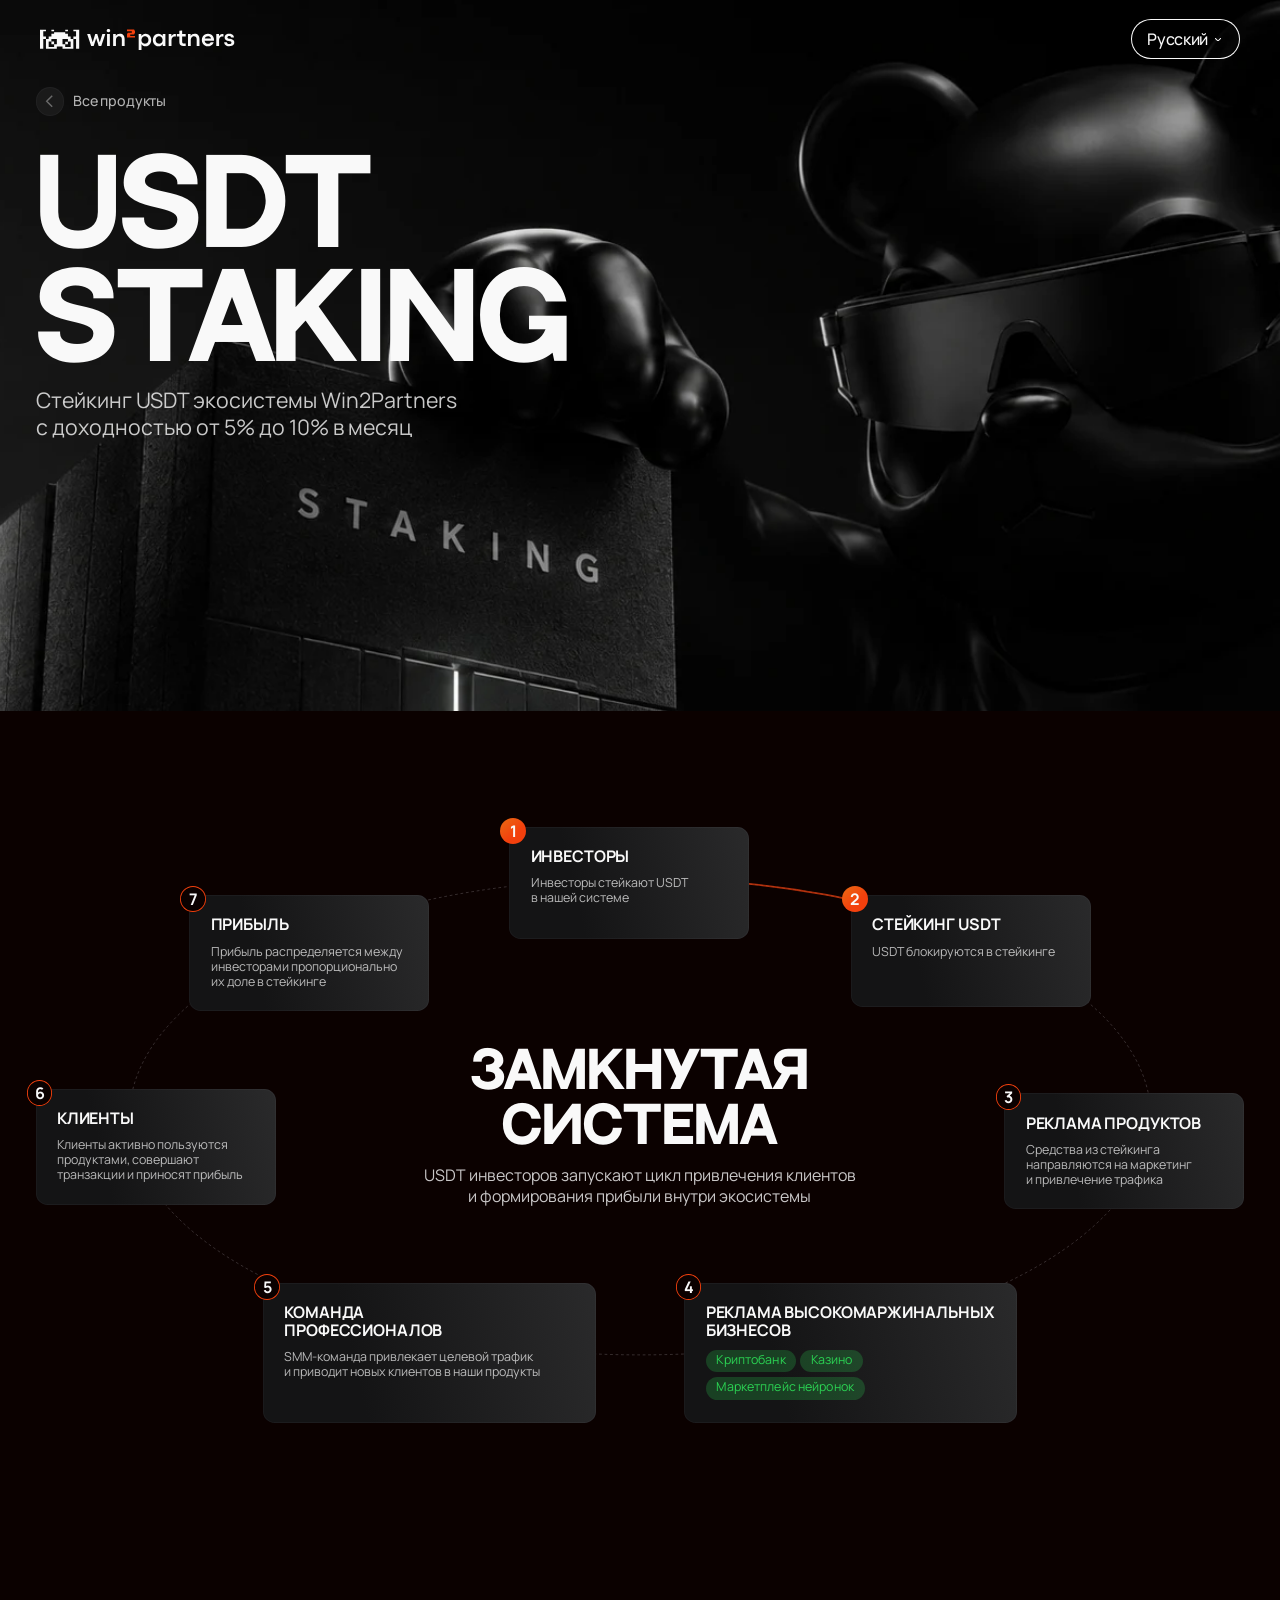
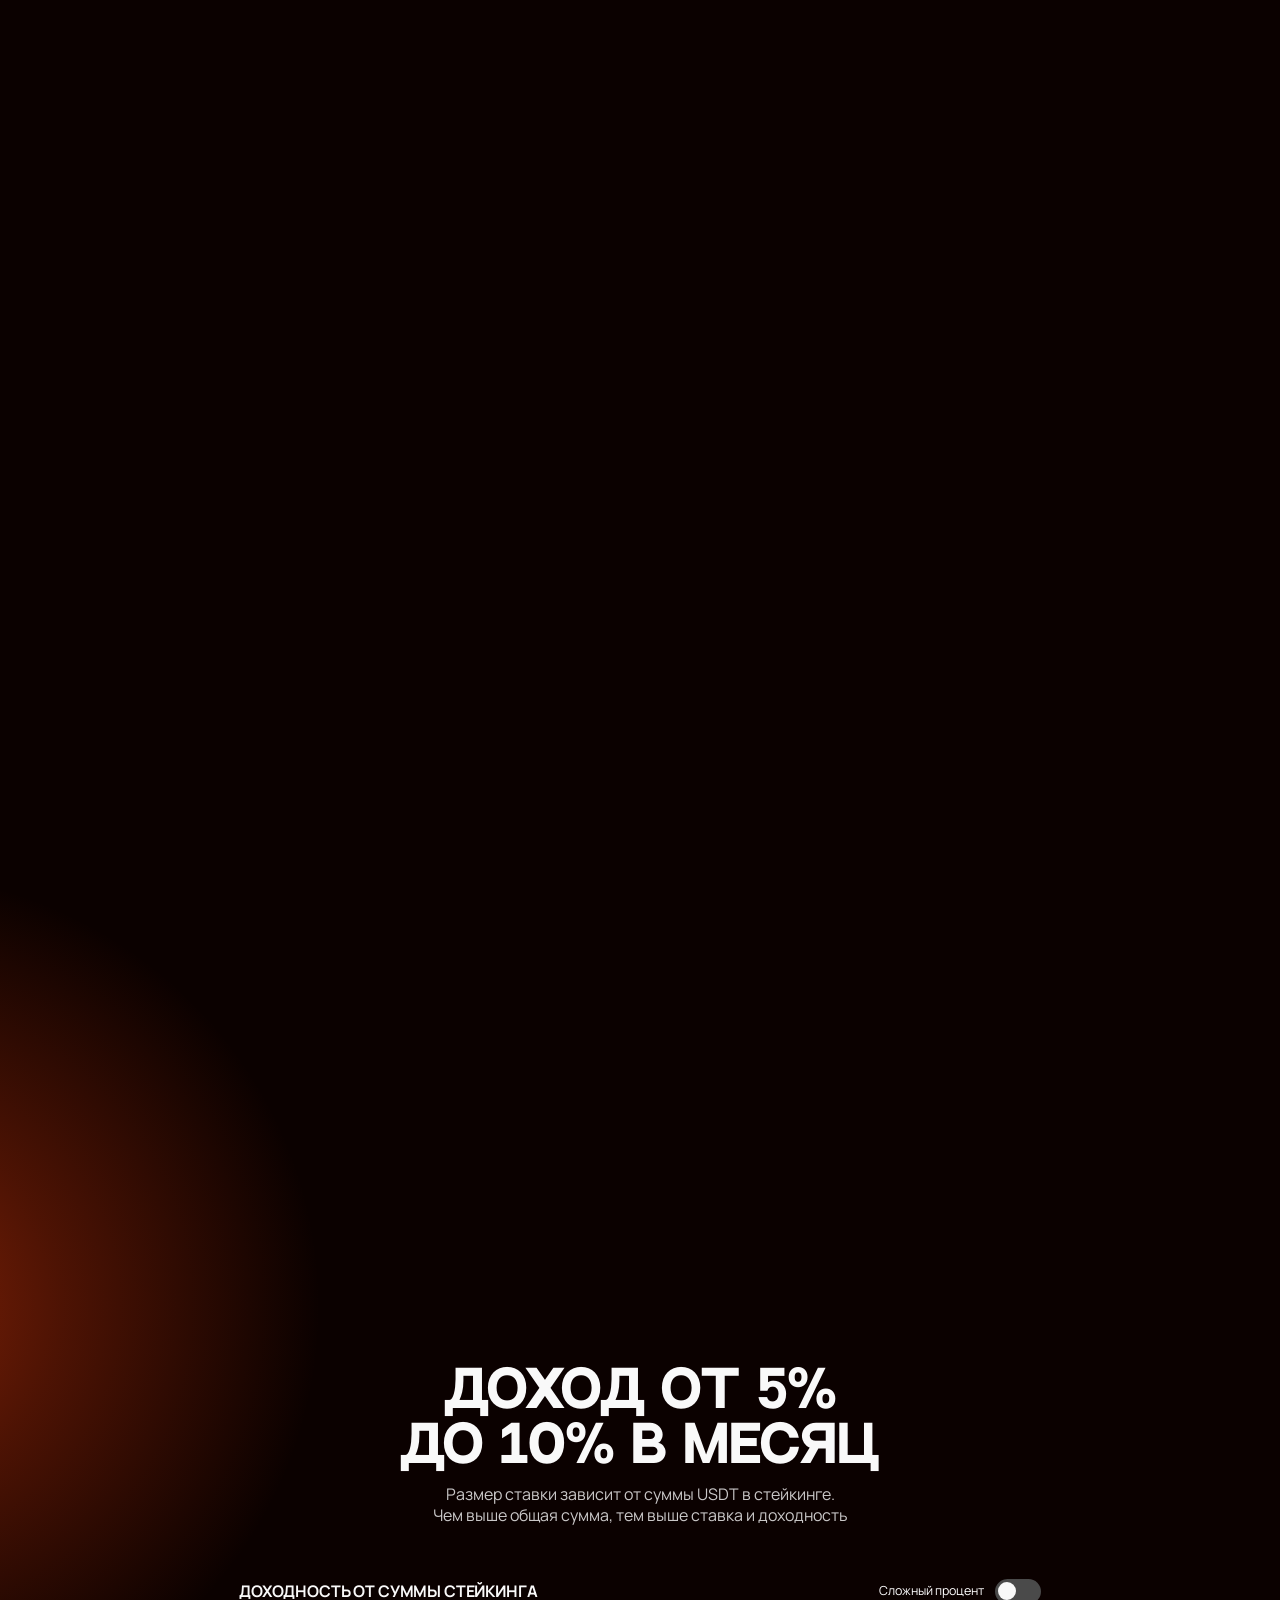
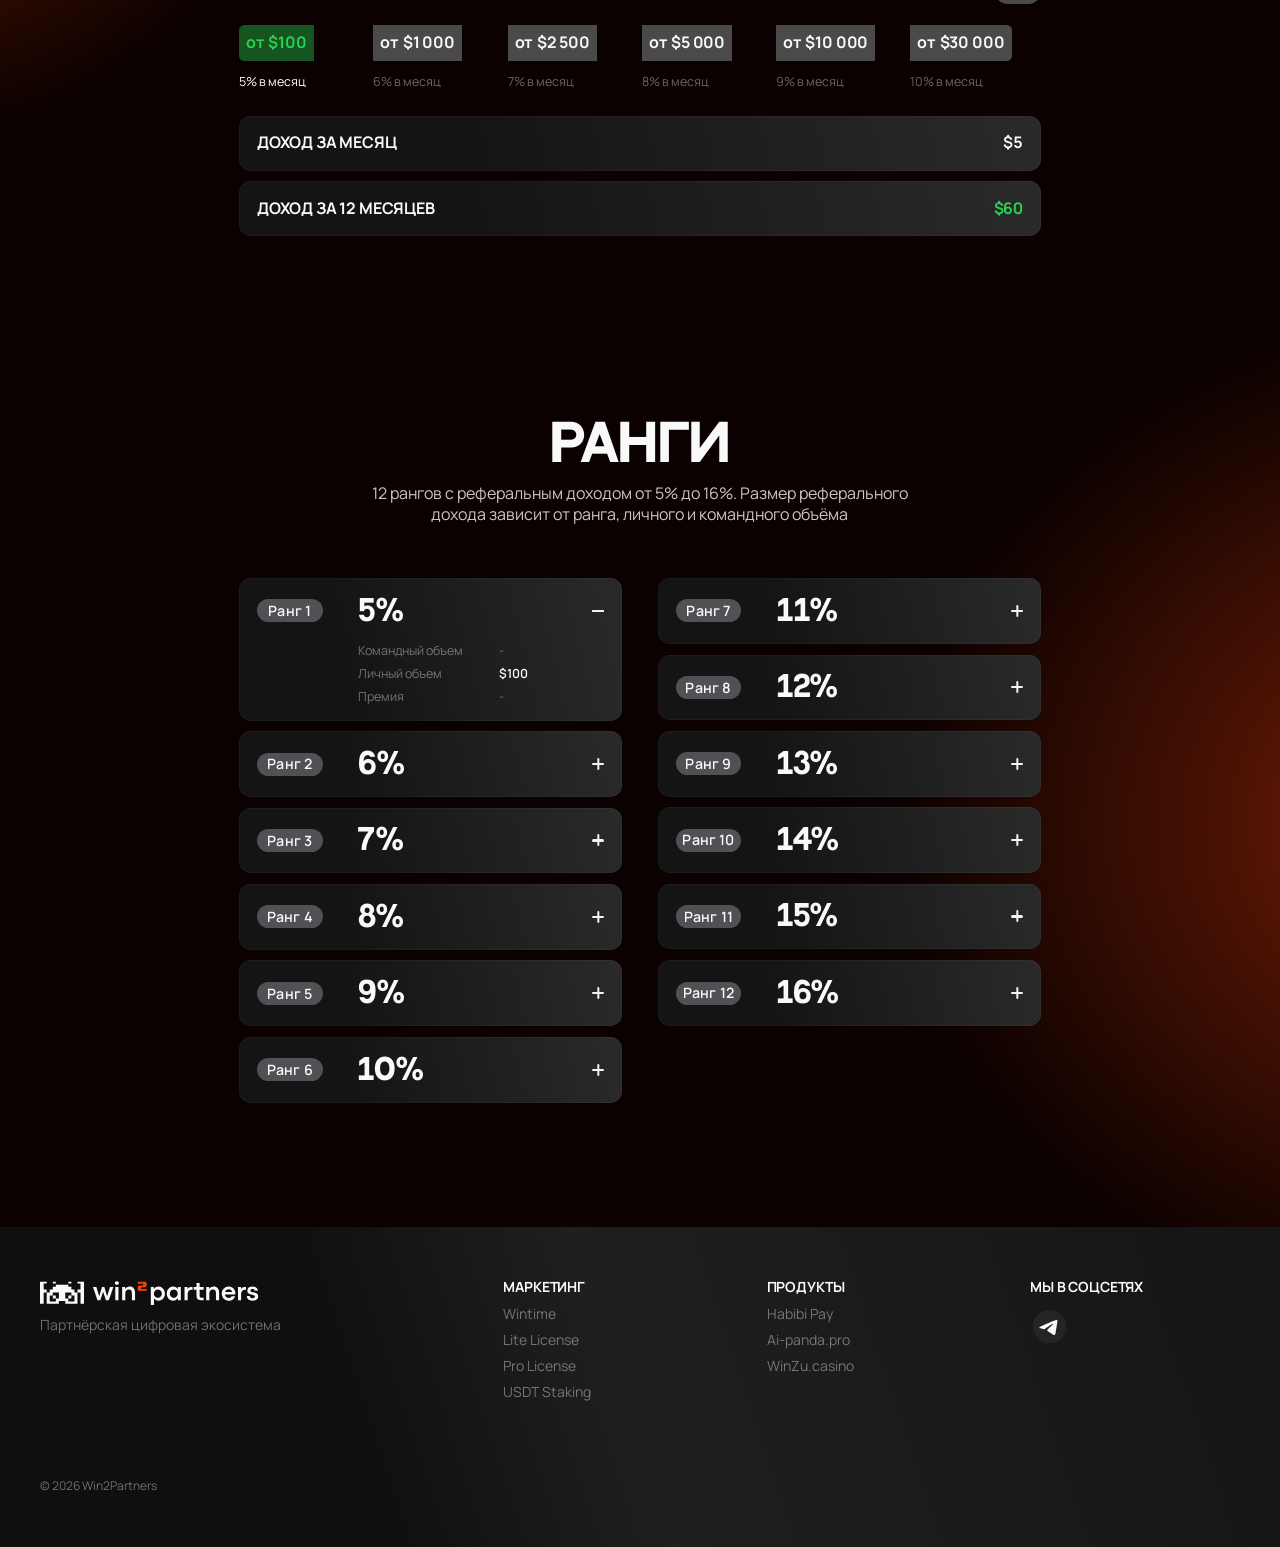
<file: staking.html>
<!doctype html>
<html lang="ru">
<head>
<meta charset="utf-8">
<meta name="viewport" content="width=device-width, initial-scale=1">
<title>USDT Staking — стейкинг USDT с доходностью от 5% до 10% в месяц</title>
<meta name="description" content="Стейкинг USDT экосистемы Win2Partners: доходность от 5% до 10% в месяц, калькулятор дохода и 12 рангов с реферальным доходом до 16%.">
<meta name="theme-color" content="#0A0A0A">
<link rel="canonical" href="https://win2partners.com/staking.html">
<link rel="icon" href="assets/favicon.svg" type="image/svg+xml">
<meta property="og:type" content="website">
<meta property="og:site_name" content="Win2Partners">
<meta property="og:locale" content="ru_RU">
<meta property="og:title" content="USDT Staking — стейкинг USDT с доходностью от 5% до 10% в месяц">
<meta property="og:description" content="Стейкинг USDT экосистемы Win2Partners: доходность от 5% до 10% в месяц, калькулятор дохода и 12 рангов с реферальным доходом до 16%.">
<meta property="og:url" content="https://win2partners.com/staking.html">
<meta property="og:image" content="https://win2partners.com/assets/staking/og.jpg">
<meta property="og:image:width" content="1672">
<meta property="og:image:height" content="941">
<meta name="twitter:card" content="summary_large_image">
<meta name="twitter:title" content="USDT Staking — стейкинг USDT с доходностью от 5% до 10% в месяц">
<meta name="twitter:description" content="Стейкинг USDT экосистемы Win2Partners: доходность от 5% до 10% в месяц, калькулятор дохода и 12 рангов с реферальным доходом до 16%.">
<meta name="twitter:image" content="https://win2partners.com/assets/staking/og.jpg">
<link rel="preload" as="image" href="assets/staking/hero.webp">
<link rel="preconnect" href="https://fonts.googleapis.com">
<link rel="preconnect" href="https://fonts.gstatic.com" crossorigin>
<link rel="stylesheet" href="https://fonts.googleapis.com/css2?family=Manrope:wght@400;500;600;700;800&display=swap">
<link rel="stylesheet" href="css/tokens.css?v=20261110">
<link rel="stylesheet" href="css/components.css?v=20261118">
<link rel="stylesheet" href="css/site.css?v=20261118">
<link rel="stylesheet" href="css/staking.css?v=20261110c">
</head>
<body>
<div class="w2p-header-fix" data-threshold="700">
  <header class="w2p-header w2p-header--transparent">
    <a class="w2p-lockup" href="index.html" aria-label="Win2Partners — на главную">
      <img src="assets/logo-win2partners.svg" alt="Win2Partners" width="140" height="25">
    </a>
    <div class="w2p-lang">
      <button class="w2p-btn w2p-btn--secondary" type="button" data-lang-toggle aria-expanded="false" aria-haspopup="true" aria-label="Язык интерфейса">
        <span data-lang-label>Русский</span><span class="w2p-btn__chev" aria-hidden="true"><svg width="6" height="3" viewBox="0 0 6 3" fill="none"><path d="M 3 3 L 2.646 3.354 C 2.74 3.447 2.867 3.5 3 3.5 C 3.133 3.5 3.26 3.447 3.354 3.354 L 3 3 Z M 6.354 0.354 C 6.549 0.158 6.549 -0.158 6.354 -0.354 C 6.158 -0.549 5.842 -0.549 5.646 -0.354 L 6 0 L 6.354 0.354 Z M 0.354 -0.354 C 0.158 -0.549 -0.158 -0.549 -0.354 -0.354 C -0.549 -0.158 -0.549 0.158 -0.354 0.354 L 0 0 L 0.354 -0.354 Z M 3 3 L 3.354 3.354 L 6.354 0.354 L 6 0 L 5.646 -0.354 L 2.646 2.646 L 3 3 Z M 0 0 L -0.354 0.354 L 2.646 3.354 L 3 3 L 3.354 2.646 L 0.354 -0.354 L 0 0 Z" fill="currentColor" fill-rule="nonzero"/></svg></span>
      </button>
      <div class="w2p-lang-menu" hidden>
        <button type="button" data-lang="ru" aria-current="true">Русский</button>
        <button type="button" data-lang="en" aria-current="false">English</button>
      </div>
    </div>
  </header>
</div>
<!-- Шапка и подвал стоят снаружи .stk: на десктопе этот элемент несёт зум сетки 1440,
     а хром должен тянуться на вьюпорт в натуральном размере, как на остальных страницах. -->
<main class="stk">
  <!-- 1. hero -->
  <section class="stk-hero">
    <div class="stk-hero-art" aria-hidden="true"></div>
    <div class="stk-hero-copy">
      <a class="stk-crumb" href="index.html#catalogue"><span class="w2p-arrow w2p-arrow--left" aria-hidden="true"><svg viewBox="0 0 3 6" fill="none"><path d="M 0.354 0.354 L 3 3 L 0.354 5.646" stroke="currentColor" stroke-width="0.7" fill="none"/></svg></span><span>Все продукты</span></a>
      <div class="stk-hero-text">
        <h1 class="stk-d stk-hero-title">USDT Staking</h1>
        <p class="stk-hero-sub">Стейкинг USDT экосистемы Win2Partners<br>с доходностью от 5% до 10% в месяц</p>
      </div>
    </div>
  </section>

  <!-- 2. замкнутая система: на десктопе дуга эллипса прочерчивается по скроллу и зажигает
       шаги 2→7; ниже 1200 те же карточки становятся каруселью со стрелками. -->
  <section class="stk-sys" aria-labelledby="stk-sys-title">
    <div class="stk-sys-pin">
      <div class="stk-sys-stage">
        <svg class="stk-sys-ring" viewBox="0 0 1150 537" fill="none" aria-hidden="true">
          <ellipse cx="575" cy="268.5" rx="574.5" ry="268" stroke="rgba(255,255,255,0.3)" stroke-width="1" stroke-dasharray="3.08 3.08" opacity="0.68"/>
          <path class="stk-sys-arc" d="" stroke="rgb(243,64,13)" stroke-width="2" stroke-linecap="round" opacity="0.68"/>
        </svg>
        <div class="stk-head stk-sys-head">
          <h2 class="stk-d stk-h2 w2p-rise" id="stk-sys-title">замкнутая система</h2>
          <p class="stk-lead w2p-rise" data-reveal-delay="90">USDT инвесторов запускают цикл привлечения клиентов и&nbsp;формирования прибыли внутри экосистемы</p>
        </div>
        <div class="stk-car">
          <div class="stk-car-nav">
            <button class="stk-car-btn" type="button" data-car="prev" aria-label="Предыдущий шаг"><svg width="6" height="10" viewBox="0 0 6 10" fill="none" aria-hidden="true"><path d="M5 1 1 5l4 4" stroke="currentColor" stroke-width="1.2" stroke-linecap="round" stroke-linejoin="round"/></svg></button>
            <button class="stk-car-btn" type="button" data-car="next" aria-label="Следующий шаг"><svg width="6" height="10" viewBox="0 0 6 10" fill="none" aria-hidden="true"><path d="m1 1 4 4-4 4" stroke="currentColor" stroke-width="1.2" stroke-linecap="round" stroke-linejoin="round"/></svg></button>
          </div>
          <ol class="stk-track">
            <li class="stk-step is-on" style="--x:573px;--y:40px"><span class="stk-badge" aria-hidden="true">1</span><div class="stk-card"><h3>Инвесторы</h3><p>Инвесторы стейкают USDT в&nbsp;нашей системе</p></div></li>
            <li class="stk-step is-on" style="--x:957px;--y:117px"><span class="stk-badge" aria-hidden="true">2</span><div class="stk-card"><h3>Стейкинг USDT</h3><p>USDT блокируются в&nbsp;стейкинге</p></div></li>
            <li class="stk-step" style="--x:1130px;--y:340px"><span class="stk-badge" aria-hidden="true">3</span><div class="stk-card"><h3>реклама продуктов</h3><p>Средства из&nbsp;стейкинга направляются на&nbsp;маркетинг и&nbsp;привлечение трафика</p></div></li>
            <li class="stk-step stk-step--wide" style="--x:770px;--y:553px"><span class="stk-badge" aria-hidden="true">4</span><div class="stk-card"><h3>Реклама высокомаржинальных бизнесов</h3><div class="stk-tags"><span class="stk-tag">Криптобанк</span><span class="stk-tag">Казино</span><span class="stk-tag">Маркетплейс нейронок</span></div></div></li>
            <li class="stk-step stk-step--wide" style="--x:296px;--y:553px"><span class="stk-badge" aria-hidden="true">5</span><div class="stk-card"><h3>команда<br>профессионалов</h3><p>SMM-команда привлекает целевой трафик и&nbsp;приводит новых клиентов в наши продукты</p></div></li>
            <li class="stk-step" style="--x:40px;--y:335px"><span class="stk-badge" aria-hidden="true">6</span><div class="stk-card"><h3>клиенты</h3><p>Клиенты активно пользуются продуктами, совершают транзакции и&nbsp;приносят прибыль</p></div></li>
            <li class="stk-step stk-step--profit" style="--x:213px;--y:117px"><span class="stk-badge" aria-hidden="true">7</span><div class="stk-card"><h3>прибыль</h3><p>Прибыль распределяется между инвесторами пропорционально их&nbsp;доле в&nbsp;стейкинге</p></div></li>
          </ol>
        </div>
        <div class="stk-progress" aria-hidden="true"><i></i></div>
      </div>
    </div>
  </section>

  <!-- 3. калькулятор дохода -->
  <section class="stk-sec stk-inc" aria-labelledby="stk-inc-title">
    <div class="stk-glow stk-glow--inc" aria-hidden="true"></div>
    <div class="stk-head stk-inc-head">
      <h2 class="stk-d stk-h2 w2p-rise" id="stk-inc-title">Доход от&nbsp;5% до&nbsp;10% в&nbsp;месяц</h2>
      <p class="stk-lead w2p-rise" data-reveal-delay="90">Размер ставки зависит от&nbsp;суммы USDT в&nbsp;стейкинге.<br class="stk-br"> Чем выше общая сумма, тем выше ставка и&nbsp;доходность</p>
    </div>
    <div class="stk-calc w2p-rise" data-reveal-delay="140">
      <div class="stk-calc-top">
        <h3 class="stk-calc-h" id="stk-calc-h">доходность<br class="stk-br-m"> от суммы стейкинга</h3>
        <button class="stk-switch" type="button" role="switch" aria-checked="false"><span>Сложный процент</span><i class="stk-switch-track" aria-hidden="true"><i></i></i></button>
      </div>
      <div class="stk-tiers" role="radiogroup" aria-labelledby="stk-calc-h">
        <button class="stk-tier is-fill" type="button" role="radio" aria-checked="true" data-amount="100" data-rate="0.05"><span class="stk-tier-tab"><span>от</span> $100</span><span class="stk-tier-rate"><span class="m">5% в месяц</span><span class="y">80% годовых</span></span></button>
        <button class="stk-tier" type="button" role="radio" aria-checked="false" tabindex="-1" data-amount="1000" data-rate="0.06"><span class="stk-tier-tab"><span>от</span> $1&nbsp;000</span><span class="stk-tier-rate"><span class="m">6% в месяц</span><span class="y">101% годовых</span></span></button>
        <button class="stk-tier" type="button" role="radio" aria-checked="false" tabindex="-1" data-amount="2500" data-rate="0.07"><span class="stk-tier-tab"><span>от</span> $2&nbsp;500</span><span class="stk-tier-rate"><span class="m">7% в месяц</span><span class="y">125% годовых</span></span></button>
        <button class="stk-tier" type="button" role="radio" aria-checked="false" tabindex="-1" data-amount="5000" data-rate="0.08"><span class="stk-tier-tab"><span>от</span> $5&nbsp;000</span><span class="stk-tier-rate"><span class="m">8% в месяц</span><span class="y">152% годовых</span></span></button>
        <button class="stk-tier" type="button" role="radio" aria-checked="false" tabindex="-1" data-amount="10000" data-rate="0.09"><span class="stk-tier-tab"><span>от</span> $10&nbsp;000</span><span class="stk-tier-rate"><span class="m">9% в месяц</span><span class="y">181% годовых</span></span></button>
        <button class="stk-tier" type="button" role="radio" aria-checked="false" tabindex="-1" data-amount="30000" data-rate="0.1"><span class="stk-tier-tab"><span>от</span> $30&nbsp;000</span><span class="stk-tier-rate"><span class="m">10% в месяц</span><span class="y">214% годовых</span></span></button>
      </div>
      <div class="stk-res" aria-live="polite">
        <div class="stk-res-row stk-res-row--month"><span>доход за месяц</span><b data-out="month">$5</b></div>
        <div class="stk-res-row stk-res-row--year"><span>доход за 12 месяцев</span><b data-out="year">$60</b></div>
      </div>
    </div>
  </section>

  <!-- 4. ранги -->
  <section class="stk-sec stk-ranks" aria-labelledby="stk-ranks-title">
    <div class="stk-glow stk-glow--ranks" aria-hidden="true"></div>
    <div class="stk-head stk-ranks-head">
      <h2 class="stk-d stk-h2 w2p-rise" id="stk-ranks-title">ранги</h2>
      <p class="stk-lead w2p-rise" data-reveal-delay="90">12 рангов с&nbsp;реферальным доходом от&nbsp;5% до&nbsp;16%. Размер реферального дохода зависит от&nbsp;ранга, личного и&nbsp;командного объёма</p>
    </div>
    <!-- Данные рангов 2–11 взяты из альтернативного фрейма «Ranks» того же макета. -->
    <div class="stk-rank-grid">
      <div class="stk-rank-col">
        <div class="stk-rank is-open w2p-rise"><button class="stk-rank-btn" type="button" aria-expanded="true"><span class="stk-rank-id"><span class="stk-rank-tag">Ранг 1</span><span class="stk-rank-pct">5%</span></span><i class="stk-rank-ico" aria-hidden="true"></i></button><div class="stk-rank-body"><div><dl class="stk-rank-dl"><div><dt>Командный объем</dt><dd class="is-empty">-</dd></div><div><dt>Личный объем</dt><dd>$100</dd></div><div><dt>Премия</dt><dd class="is-empty">-</dd></div></dl></div></div></div>
        <div class="stk-rank w2p-rise" data-reveal-delay="40"><button class="stk-rank-btn" type="button" aria-expanded="false"><span class="stk-rank-id"><span class="stk-rank-tag">Ранг 2</span><span class="stk-rank-pct">6%</span></span><i class="stk-rank-ico" aria-hidden="true"></i></button><div class="stk-rank-body"><div><dl class="stk-rank-dl"><div><dt>Командный объем</dt><dd>$3&nbsp;000</dd></div><div><dt>Личный объем</dt><dd>$100</dd></div><div><dt>Премия</dt><dd class="is-empty">-</dd></div></dl></div></div></div>
        <div class="stk-rank w2p-rise" data-reveal-delay="80"><button class="stk-rank-btn" type="button" aria-expanded="false"><span class="stk-rank-id"><span class="stk-rank-tag">Ранг 3</span><span class="stk-rank-pct">7%</span></span><i class="stk-rank-ico" aria-hidden="true"></i></button><div class="stk-rank-body"><div><dl class="stk-rank-dl"><div><dt>Командный объем</dt><dd>$10&nbsp;000</dd></div><div><dt>Личный объем</dt><dd>$100</dd></div><div><dt>Премия</dt><dd class="is-empty">-</dd></div></dl></div></div></div>
        <div class="stk-rank w2p-rise" data-reveal-delay="120"><button class="stk-rank-btn" type="button" aria-expanded="false"><span class="stk-rank-id"><span class="stk-rank-tag">Ранг 4</span><span class="stk-rank-pct">8%</span></span><i class="stk-rank-ico" aria-hidden="true"></i></button><div class="stk-rank-body"><div><dl class="stk-rank-dl"><div><dt>Командный объем</dt><dd>$25&nbsp;000</dd></div><div><dt>Личный объем</dt><dd>$100</dd></div><div><dt>Премия</dt><dd>$1&nbsp;000</dd></div></dl></div></div></div>
        <div class="stk-rank w2p-rise" data-reveal-delay="160"><button class="stk-rank-btn" type="button" aria-expanded="false"><span class="stk-rank-id"><span class="stk-rank-tag">Ранг 5</span><span class="stk-rank-pct">9%</span></span><i class="stk-rank-ico" aria-hidden="true"></i></button><div class="stk-rank-body"><div><dl class="stk-rank-dl"><div><dt>Командный объем</dt><dd>$50&nbsp;000</dd></div><div><dt>Личный объем</dt><dd>$500</dd></div><div><dt>Премия</dt><dd>$2&nbsp;000</dd></div></dl></div></div></div>
        <div class="stk-rank w2p-rise" data-reveal-delay="200"><button class="stk-rank-btn" type="button" aria-expanded="false"><span class="stk-rank-id"><span class="stk-rank-tag">Ранг 6</span><span class="stk-rank-pct">10%</span></span><i class="stk-rank-ico" aria-hidden="true"></i></button><div class="stk-rank-body"><div><dl class="stk-rank-dl"><div><dt>Командный объем</dt><dd>$100&nbsp;000</dd></div><div><dt>Личный объем</dt><dd>$1&nbsp;000</dd></div><div><dt>Премия</dt><dd>$5&nbsp;000</dd></div></dl></div></div></div>
      </div>
      <div class="stk-rank-col">
        <div class="stk-rank w2p-rise"><button class="stk-rank-btn" type="button" aria-expanded="false"><span class="stk-rank-id"><span class="stk-rank-tag">Ранг 7</span><span class="stk-rank-pct">11%</span></span><i class="stk-rank-ico" aria-hidden="true"></i></button><div class="stk-rank-body"><div><dl class="stk-rank-dl"><div><dt>Командный объем</dt><dd>$250&nbsp;000</dd></div><div><dt>Личный объем</dt><dd>$2&nbsp;500</dd></div><div><dt>Премия</dt><dd>$10&nbsp;000</dd></div></dl></div></div></div>
        <div class="stk-rank w2p-rise" data-reveal-delay="40"><button class="stk-rank-btn" type="button" aria-expanded="false"><span class="stk-rank-id"><span class="stk-rank-tag">Ранг 8</span><span class="stk-rank-pct">12%</span></span><i class="stk-rank-ico" aria-hidden="true"></i></button><div class="stk-rank-body"><div><dl class="stk-rank-dl"><div><dt>Командный объем</dt><dd>$500&nbsp;000</dd></div><div><dt>Личный объем</dt><dd>$5&nbsp;000</dd></div><div><dt>Премия</dt><dd>$20&nbsp;000</dd></div></dl></div></div></div>
        <div class="stk-rank w2p-rise" data-reveal-delay="80"><button class="stk-rank-btn" type="button" aria-expanded="false"><span class="stk-rank-id"><span class="stk-rank-tag">Ранг 9</span><span class="stk-rank-pct">13%</span></span><i class="stk-rank-ico" aria-hidden="true"></i></button><div class="stk-rank-body"><div><dl class="stk-rank-dl"><div><dt>Командный объем</dt><dd>$1&nbsp;000&nbsp;000</dd></div><div><dt>Личный объем</dt><dd>$10&nbsp;000</dd></div><div><dt>Премия</dt><dd>$50&nbsp;000</dd></div></dl></div></div></div>
        <div class="stk-rank w2p-rise" data-reveal-delay="120"><button class="stk-rank-btn" type="button" aria-expanded="false"><span class="stk-rank-id"><span class="stk-rank-tag">Ранг 10</span><span class="stk-rank-pct">14%</span></span><i class="stk-rank-ico" aria-hidden="true"></i></button><div class="stk-rank-body"><div><dl class="stk-rank-dl"><div><dt>Командный объем</dt><dd>$3&nbsp;000&nbsp;000</dd></div><div><dt>Личный объем</dt><dd>$30&nbsp;000</dd></div><div><dt>Премия</dt><dd>$150&nbsp;000</dd></div></dl></div></div></div>
        <div class="stk-rank w2p-rise" data-reveal-delay="160"><button class="stk-rank-btn" type="button" aria-expanded="false"><span class="stk-rank-id"><span class="stk-rank-tag">Ранг 11</span><span class="stk-rank-pct">15%</span></span><i class="stk-rank-ico" aria-hidden="true"></i></button><div class="stk-rank-body"><div><dl class="stk-rank-dl"><div><dt>Командный объем</dt><dd>$10&nbsp;000&nbsp;000</dd></div><div><dt>Личный объем</dt><dd>$100&nbsp;000</dd></div><div><dt>Премия</dt><dd>$500&nbsp;000</dd></div></dl></div></div></div>
        <div class="stk-rank w2p-rise" data-reveal-delay="200"><button class="stk-rank-btn" type="button" aria-expanded="false"><span class="stk-rank-id"><span class="stk-rank-tag">Ранг 12</span><span class="stk-rank-pct">16%</span></span><i class="stk-rank-ico" aria-hidden="true"></i></button><div class="stk-rank-body"><div><dl class="stk-rank-dl"><div><dt>Командный объем</dt><dd>$25&nbsp;000&nbsp;000</dd></div><div><dt>Личный объем</dt><dd>$250&nbsp;000</dd></div><div><dt>Премия</dt><dd>$1&nbsp;000&nbsp;000</dd></div></dl></div></div></div>
      </div>
    </div>
  </section>
</main>
<footer class="w2p-footer">
  <div class="w2p-footer-grid">
    <div class="w2p-footer-brand">
      <div>
        <a class="w2p-lockup" href="index.html" aria-label="Win2Partners — на главную">
          <img src="assets/logo-win2partners.svg" alt="Win2Partners" width="140" height="25">
        </a>
        <span class="w2p-footer-tagline">Партнёрская цифровая экосистема</span>
      </div>
      <span class="w2p-footer-legal">© 2026 Win2Partners</span>
    </div>
    <div class="w2p-footer-col">
      <div>
        <span class="w2p-footer-h">Маркетинг</span>
        <ul>
        <li><a href="wintime.html">Wintime</a></li>
        <li><a href="lite.html">Lite License</a></li>
        <li><a href="pro.html">Pro License</a></li>
        <li><a href="staking.html" aria-current="page">USDT Staking</a></li>
        </ul>
      </div>
    </div>
    <div class="w2p-footer-col">
      <div>
        <span class="w2p-footer-h">Продукты</span>
        <ul>
        <li><a href="habibi.html">Habibi Pay</a></li>
        <li><a href="ai-panda.html">Ai-panda.pro</a></li>
        <li><a href="winzu.html">WinZu.casino</a></li>
        </ul>
      </div>
    </div>
    <div class="w2p-footer-social">
      <span class="w2p-footer-h">мы в соцсетях</span>
      <a href="https://t.me/win2partners" target="_blank" rel="noreferrer noopener" aria-label="Telegram Win2Partners">
        <svg width="33.333" height="33.333" viewBox="0 0 33.333 33.333" fill="none" aria-hidden="true">
          <path d="M 16.667 0 C 7.467 0 0 7.467 0 16.667 C 0 25.867 7.467 33.333 16.667 33.333 C 25.867 33.333 33.333 25.867 33.333 16.667 C 33.333 7.467 25.867 0 16.667 0 Z" fill="#fff" fill-opacity=".05"/>
          <path d="M 24.4 11.333 C 24.15 13.967 23.067 20.367 22.517 23.317 C 22.283 24.567 21.817 24.983 21.383 25.033 C 20.417 25.117 19.683 24.4 18.75 23.783 C 17.283 22.817 16.45 22.217 15.033 21.283 C 13.383 20.2 14.45 19.6 15.4 18.633 C 15.65 18.383 19.917 14.5 20 14.15 C 20.012 14.097 20.01 14.042 19.996 13.99 C 19.981 13.937 19.954 13.889 19.917 13.85 C 19.817 13.767 19.683 13.8 19.567 13.817 C 19.417 13.85 17.083 15.4 12.533 18.467 C 11.867 18.917 11.267 19.15 10.733 19.133 C 10.133 19.117 9 18.8 8.15 18.517 C 7.1 18.183 6.283 18 6.35 17.417 C 6.383 17.117 6.8 16.817 7.583 16.5 C 12.45 14.383 15.683 12.983 17.3 12.317 C 21.933 10.383 22.883 10.05 23.517 10.05 C 23.65 10.05 23.967 10.083 24.167 10.25 C 24.436 10.466 24.409 10.875 24.405 11.22 C 24.404 11.259 24.403 11.297 24.4 11.333 Z" fill="var(--text-primary)"/>
        </svg>
      </a>
    </div>
  </div>
</footer>
<script src="js/i18n.js?v=20261110d"></script>
<script src="js/common.js?v=20261110"></script>
<script src="js/staking.js?v=20261110c"></script>
</body>
</html>
</file>
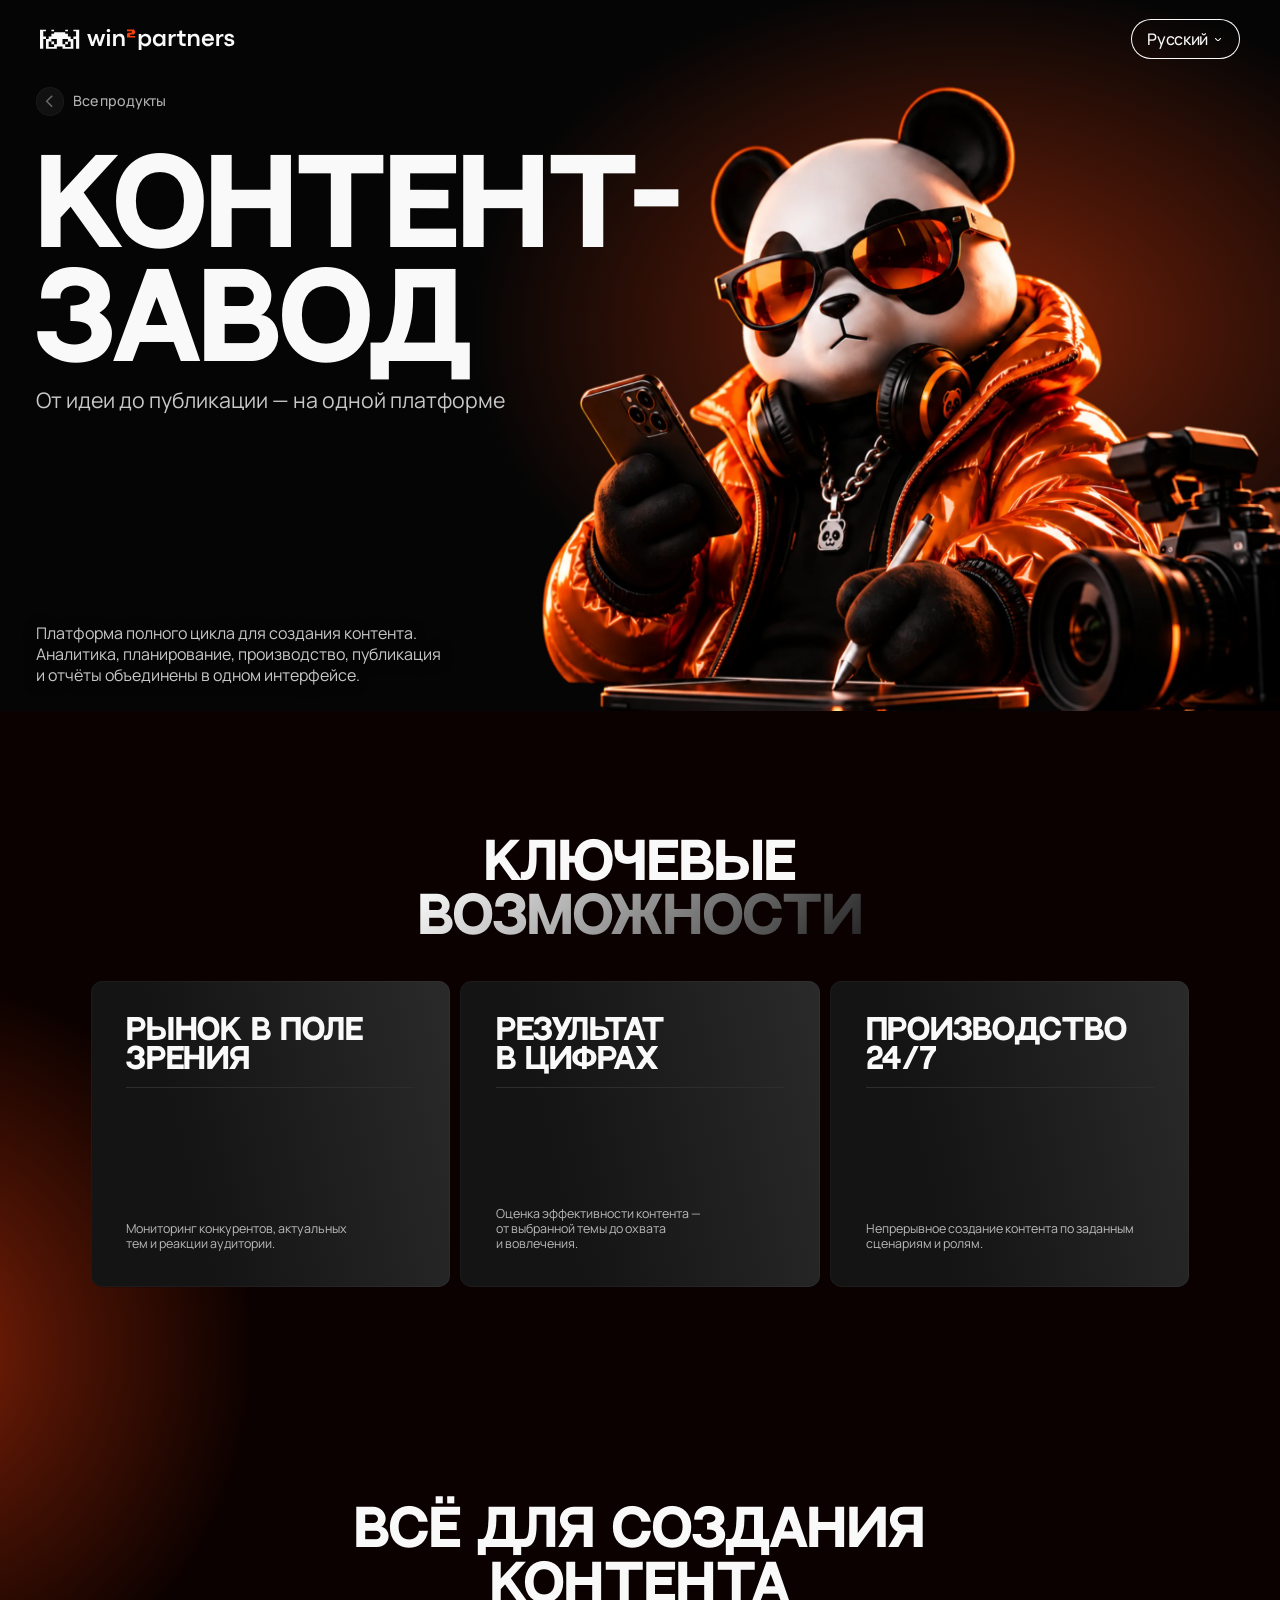
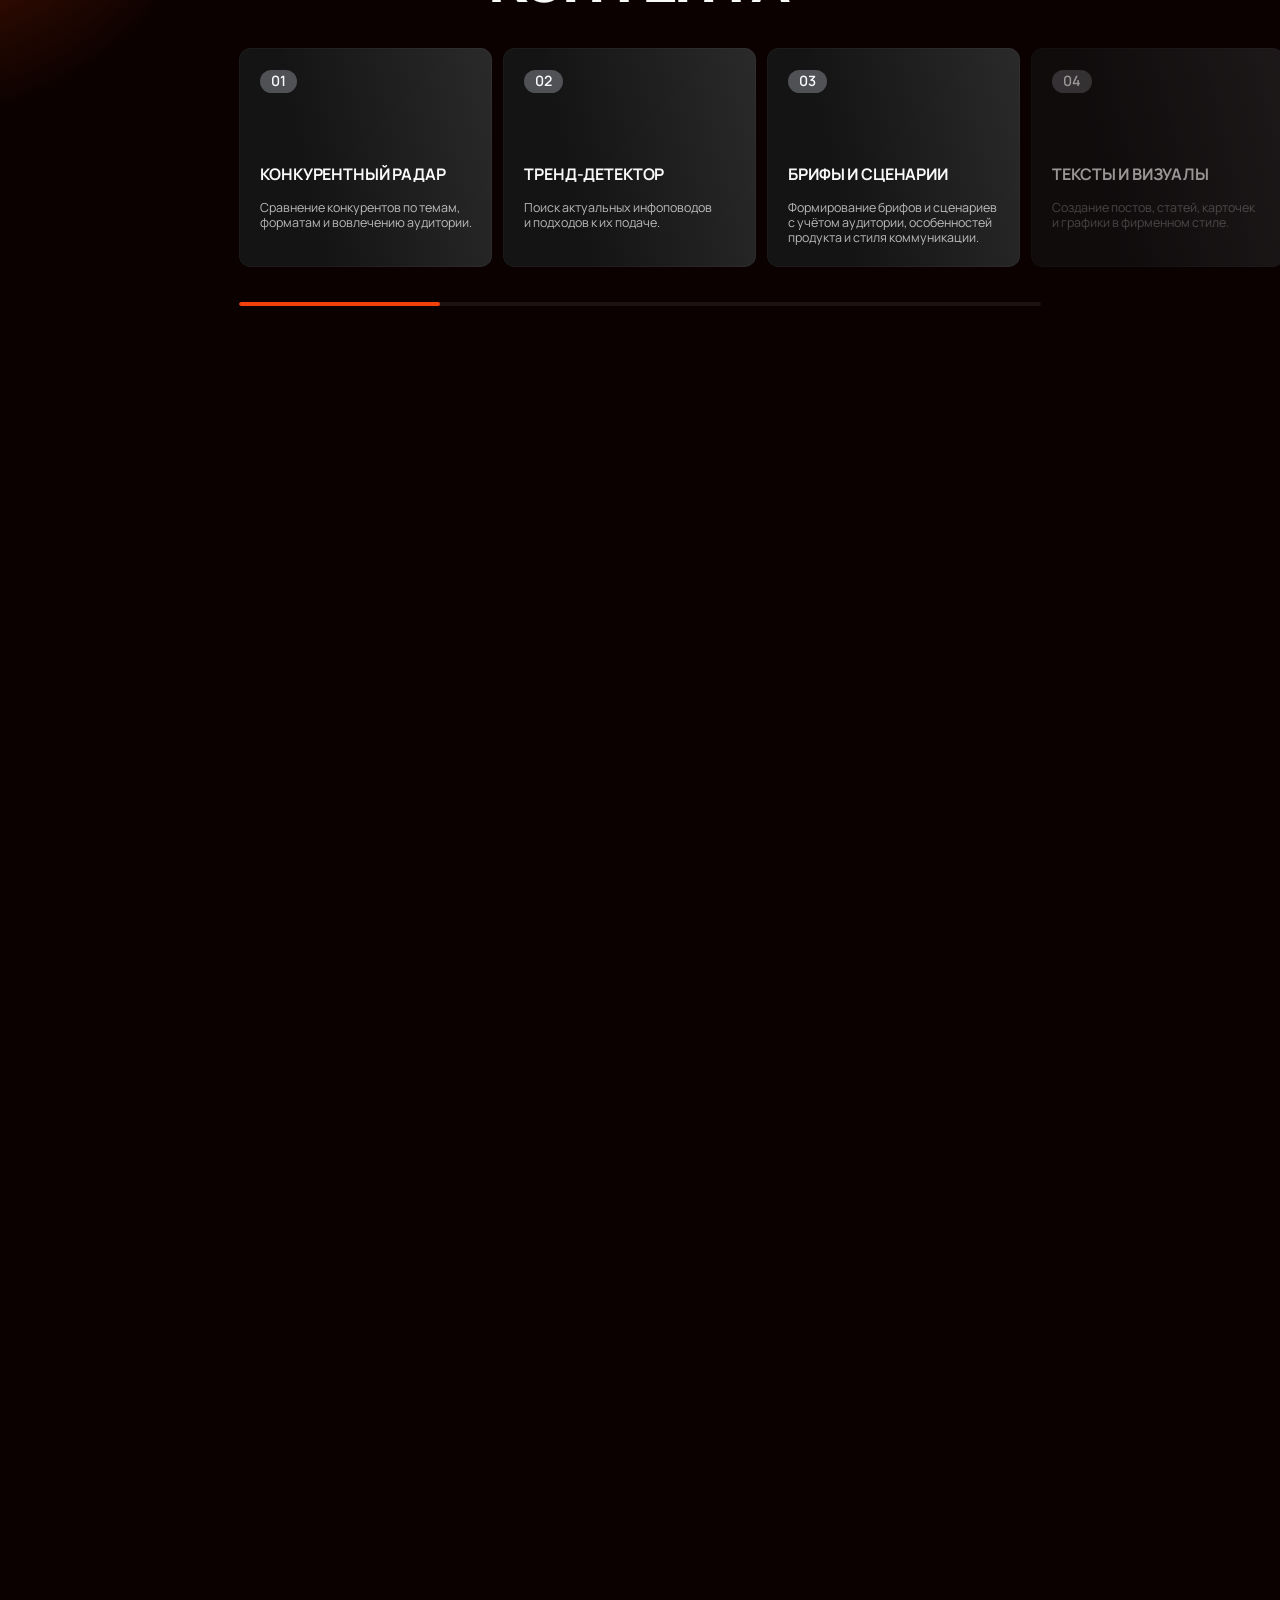
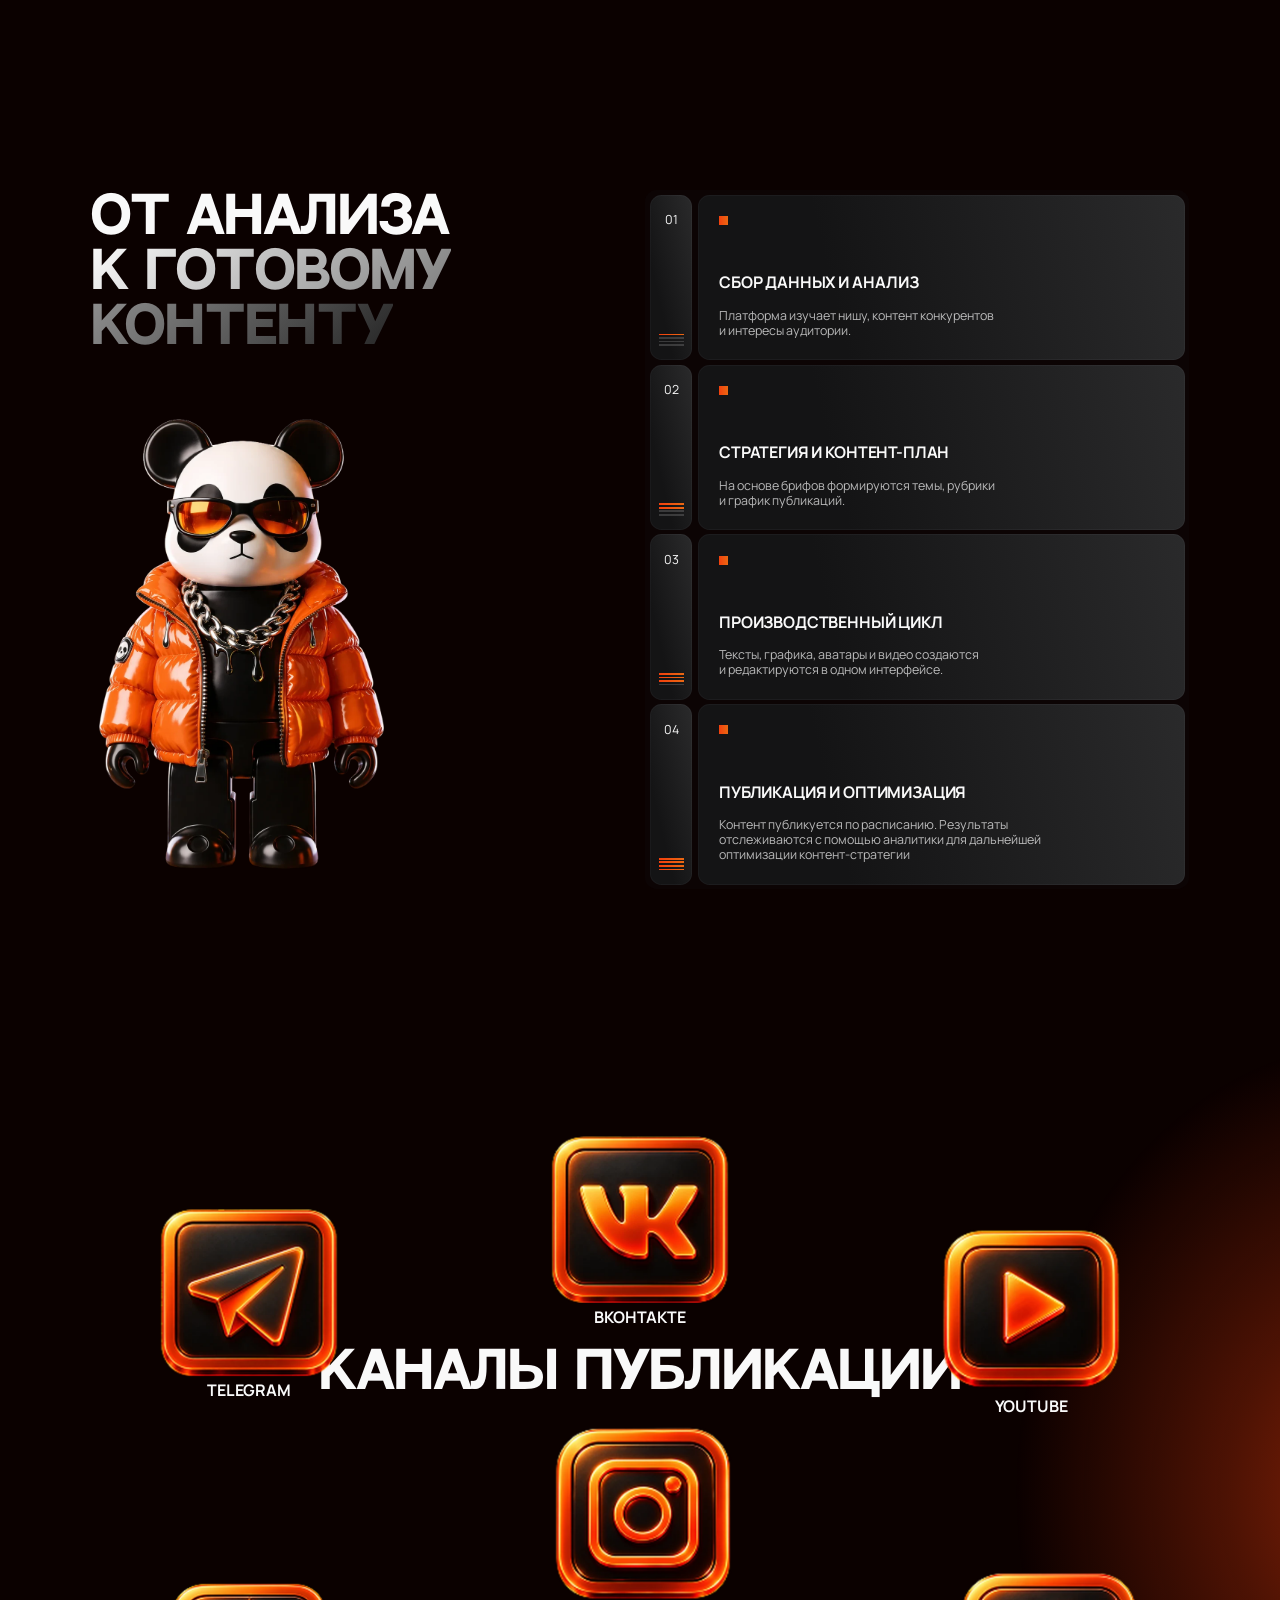
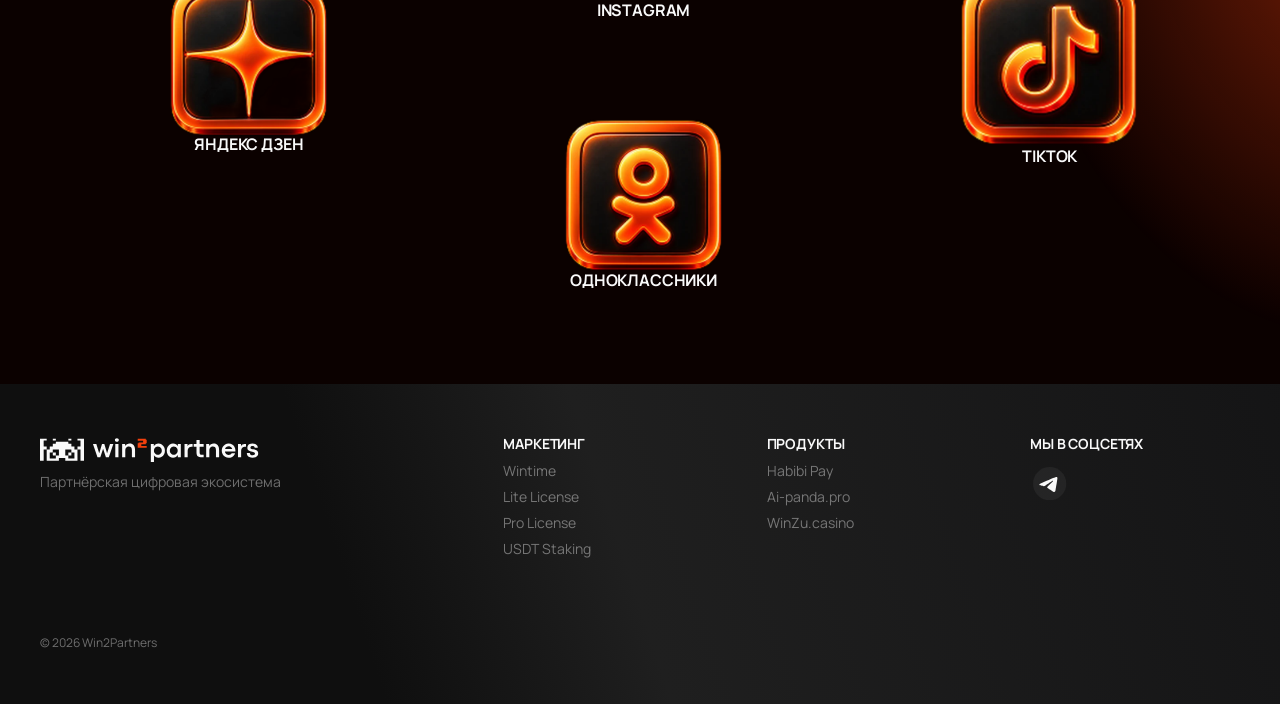
<file: win2pro.html>
<!doctype html>
<html lang="ru">
<head>
<meta charset="utf-8">
<meta name="viewport" content="width=device-width, initial-scale=1">
<title>Контент-завод Win-2.pro — от идеи до публикации на одной платформе</title>
<meta name="description" content="Win-2.pro — контент-завод полного цикла экосистемы Win2Partners: аналитика, планирование, производство, публикация и отчёты в одном интерфейсе.">
<meta name="theme-color" content="#0A0A0A">
<link rel="canonical" href="https://win2partners.com/win2pro.html">
<link rel="icon" href="assets/favicon.svg" type="image/svg+xml">
<meta property="og:type" content="website">
<meta property="og:site_name" content="Win2Partners">
<meta property="og:locale" content="ru_RU">
<meta property="og:title" content="Контент-завод Win-2.pro — от идеи до публикации на одной платформе">
<meta property="og:description" content="Win-2.pro — контент-завод полного цикла экосистемы Win2Partners: аналитика, планирование, производство, публикация и отчёты в одном интерфейсе.">
<meta property="og:url" content="https://win2partners.com/win2pro.html">
<meta property="og:image" content="https://win2partners.com/assets/content/og.jpg">
<meta property="og:image:width" content="1440">
<meta property="og:image:height" content="800">
<meta name="twitter:card" content="summary_large_image">
<meta name="twitter:title" content="Контент-завод Win-2.pro — от идеи до публикации на одной платформе">
<meta name="twitter:description" content="Win-2.pro — контент-завод полного цикла экосистемы Win2Partners: аналитика, планирование, производство, публикация и отчёты в одном интерфейсе.">
<meta name="twitter:image" content="https://win2partners.com/assets/content/og.jpg">
<link rel="preload" as="image" href="assets/content/hero.webp">
<link rel="preconnect" href="https://fonts.googleapis.com">
<link rel="preconnect" href="https://fonts.gstatic.com" crossorigin>
<link rel="stylesheet" href="https://fonts.googleapis.com/css2?family=Manrope:wght@400;500;600;700;800&display=swap">
<link rel="stylesheet" href="css/tokens.css?v=20261110">
<link rel="stylesheet" href="css/components.css?v=20261118">
<link rel="stylesheet" href="css/site.css?v=20261118">
<link rel="stylesheet" href="css/winzu.css?v=20261110b">
<link rel="stylesheet" href="css/win2pro.css?v=20261118">
</head>
<body>
<div class="w2p-header-fix" data-threshold="700">
  <header class="w2p-header w2p-header--transparent">
    <a class="w2p-lockup" href="index.html" aria-label="Win2Partners — на главную">
      <img src="assets/logo-win2partners.svg" alt="Win2Partners" width="140" height="25">
    </a>
    <div class="w2p-lang">
      <button class="w2p-btn w2p-btn--secondary" type="button" data-lang-toggle aria-expanded="false" aria-haspopup="true" aria-label="Язык интерфейса">
        <span data-lang-label>Русский</span><span class="w2p-btn__chev" aria-hidden="true"><svg width="6" height="3" viewBox="0 0 6 3" fill="none"><path d="M 3 3 L 2.646 3.354 C 2.74 3.447 2.867 3.5 3 3.5 C 3.133 3.5 3.26 3.447 3.354 3.354 L 3 3 Z M 6.354 0.354 C 6.549 0.158 6.549 -0.158 6.354 -0.354 C 6.158 -0.549 5.842 -0.549 5.646 -0.354 L 6 0 L 6.354 0.354 Z M 0.354 -0.354 C 0.158 -0.549 -0.158 -0.549 -0.354 -0.354 C -0.549 -0.158 -0.549 0.158 -0.354 0.354 L 0 0 L 0.354 -0.354 Z M 3 3 L 3.354 3.354 L 6.354 0.354 L 6 0 L 5.646 -0.354 L 2.646 2.646 L 3 3 Z M 0 0 L -0.354 0.354 L 2.646 3.354 L 3 3 L 3.354 2.646 L 0.354 -0.354 L 0 0 Z" fill="currentColor" fill-rule="nonzero"/></svg></span>
      </button>
      <div class="w2p-lang-menu" hidden>
        <button type="button" data-lang="ru" aria-current="true">Русский</button>
        <button type="button" data-lang="en" aria-current="false">English</button>
      </div>
    </div>
  </header>
</div>
<!-- Базовые блоки (hero, заголовки, карточки с наведением, зум сетки 1440) общие со
     страницей WinZu — css/winzu.css и js/winzu.js; своё — в css/win2pro.css. -->
<main class="wz cf">
  <!-- 1. hero -->
  <section class="wz-hero cf-hero">
    <div class="wz-glow cf-glow-hero" aria-hidden="true"></div>
    <div class="cf-hero-art" role="img" aria-label="Панда со смартфоном и камерой"></div>
    <div class="wz-hero-copy">
      <a class="wz-crumb" href="index.html#catalogue"><span class="w2p-arrow w2p-arrow--left" aria-hidden="true"><svg viewBox="0 0 3 6" fill="none"><path d="M 0.354 0.354 L 3 3 L 0.354 5.646" stroke="currentColor" stroke-width="0.7" fill="none"/></svg></span><span>Все&nbsp;продукты</span></a>
      <div class="wz-hero-text">
        <h1 class="wz-d wz-hero-title cf-hero-title">Контент-завод</h1>
        <p class="wz-hero-sub cf-hero-sub">От&nbsp;идеи до&nbsp;публикации&nbsp;— на&nbsp;одной платформе</p>
      </div>
    </div>
    <p class="cf-hero-note">Платформа полного цикла для&nbsp;создания контента. Аналитика, планирование, производство, публикация и&nbsp;отчёты объединены в&nbsp;одном интерфейсе.</p>
  </section>

  <!-- 2. ключевые возможности: те же карточки, что на WinZu (наведение → оранжевая заливка) -->
  <section class="wz-sec wz-feat cf-feat" aria-labelledby="cf-feat-title">
    <div class="wz-glow cf-glow-feat" aria-hidden="true"></div>
    <h2 class="wz-d wz-h2 wz-feat-title w2p-rise" id="cf-feat-title">Ключевые <span class="wz-grad">возможности</span></h2>
    <div class="wz-cards">
      <article class="wz-card w2p-rise" style="--ih:49px;--ih-m:20px">
        <div class="wz-card-head"><h3 class="wz-d">Рынок в&nbsp;поле зрения</h3></div>
        <p class="wz-card-text">Мониторинг конкурентов, актуальных тем&nbsp;и&nbsp;реакции аудитории.</p>
        <div class="wz-card-icon" aria-hidden="true"><svg class="wz-star" viewBox="0 0 49 49" fill="none"><path d="M9.8 19.6H19.6V0H29.4V19.6H39.2V29.4H29.4V49H19.6V29.4H9.8V19.6ZM0 9.8H9.8V19.6H0V9.8ZM39.2 9.8H49V19.6H39.2V9.8ZM0 29.4H9.8V39.2H0V29.4ZM39.2 29.4H49V39.2H39.2V29.4Z" fill="currentColor"/></svg></div>
      </article>
      <article class="wz-card w2p-rise" data-reveal-delay="90" style="--ih:49px;--ih-m:20px">
        <div class="wz-card-head"><h3 class="wz-d">Результат в&nbsp;цифрах</h3></div>
        <p class="wz-card-text">Оценка эффективности контента&nbsp;— от&nbsp;выбранной темы до&nbsp;охвата и&nbsp;вовлечения.</p>
        <div class="wz-card-icon" aria-hidden="true"><svg class="wz-star" viewBox="0 0 49 49" fill="none"><path d="M9.8 19.6H19.6V0H29.4V19.6H39.2V29.4H29.4V49H19.6V29.4H9.8V19.6ZM0 9.8H9.8V19.6H0V9.8ZM39.2 9.8H49V19.6H39.2V9.8ZM0 29.4H9.8V39.2H0V29.4ZM39.2 29.4H49V39.2H39.2V29.4Z" fill="currentColor"/></svg></div>
      </article>
      <article class="wz-card w2p-rise" data-reveal-delay="180" style="--ih:49px;--ih-m:20px">
        <div class="wz-card-head"><h3 class="wz-d">Производство 24/7</h3></div>
        <p class="wz-card-text">Непрерывное создание контента по&nbsp;заданным сценариям и&nbsp;ролям.</p>
        <div class="wz-card-icon" aria-hidden="true"><svg class="wz-star" viewBox="0 0 49 49" fill="none"><path d="M9.8 19.6H19.6V0H29.4V19.6H39.2V29.4H29.4V49H19.6V29.4H9.8V19.6ZM0 9.8H9.8V19.6H0V9.8ZM39.2 9.8H49V19.6H39.2V9.8ZM0 29.4H9.8V39.2H0V29.4ZM39.2 29.4H49V39.2H39.2V29.4Z" fill="currentColor"/></svg></div>
      </article>
    </div>
  </section>

  <!-- 3. инструменты: на десктопе лента закреплена и листается по скроллу на одну
       карточку за шаг (4 положения, как полоска прогресса в макете); ниже 1200 — свайп. -->
  <section class="cf-tools cf-tools--scroll" aria-labelledby="cf-tools-title">
    <div class="cf-tools-pin">
      <div class="cf-tools-stage">
        <h2 class="wz-d wz-h2 cf-tools-title w2p-rise" id="cf-tools-title">Всё&nbsp;для&nbsp;создания контента</h2>
        <div class="cf-tools-view">
          <ol class="cf-tools-track">
            <li class="cf-tool"><span class="cf-tag">01</span><div><h3>Конкурентный радар</h3><p>Сравнение конкурентов по&nbsp;темам, форматам и&nbsp;вовлечению аудитории.</p></div></li>
            <li class="cf-tool"><span class="cf-tag">02</span><div><h3>Тренд-детектор</h3><p>Поиск актуальных инфоповодов и&nbsp;подходов к&nbsp;их&nbsp;подаче.</p></div></li>
            <li class="cf-tool"><span class="cf-tag">03</span><div><h3>Брифы и&nbsp;сценарии</h3><p>Формирование брифов и&nbsp;сценариев с&nbsp;учётом аудитории, особенностей продукта и&nbsp;стиля коммуникации.</p></div></li>
            <li class="cf-tool"><span class="cf-tag">04</span><div><h3>Тексты и&nbsp;визуалы</h3><p>Создание постов, статей, карточек и&nbsp;графики в&nbsp;фирменном стиле.</p></div></li>
            <li class="cf-tool"><span class="cf-tag">05</span><div><h3>Аватары и&nbsp;видео</h3><p>Создание видео с&nbsp;аватарами, озвучкой и&nbsp;субтитрами под&nbsp;разные форматы.</p></div></li>
            <li class="cf-tool"><span class="cf-tag">06</span><div><h3>Публикация и&nbsp;аналитика</h3><p>Публикация контента по&nbsp;расписанию, сбор метрик и&nbsp;подготовка отчётов.</p></div></li>
          </ol>
        </div>
        <div class="cf-progress" aria-hidden="true"><i></i></div>
      </div>
    </div>
  </section>

  <!-- 4. от анализа к готовому контенту: шкала из четырёх делений слева у каждого шага
       заполняется по мере появления строки (1 → 4 деления, как в макете). -->
  <section class="wz-sec cf-flow" aria-labelledby="cf-flow-title">
    <div class="cf-flow-side">
      <h2 class="wz-d wz-h2 cf-flow-title w2p-rise" id="cf-flow-title">От&nbsp;анализа <span class="wz-grad">к&nbsp;готовому контенту</span></h2>
      <div class="cf-panda w2p-rise" data-reveal-delay="120" role="img" aria-label="Панда в оранжевой куртке"></div>
    </div>
    <ol class="cf-steps">
      <li class="cf-step w2p-rise" data-lit="1"><div class="cf-step-num"><span>01</span><i></i><i></i><i></i><i></i></div><div class="cf-step-body"><i class="cf-dot" aria-hidden="true"></i><div><h3>Сбор данных и&nbsp;анализ</h3><p>Платформа изучает нишу, контент конкурентов и&nbsp;интересы аудитории.</p></div></div></li>
      <li class="cf-step w2p-rise" data-reveal-delay="80" data-lit="2"><div class="cf-step-num"><span>02</span><i></i><i></i><i></i><i></i></div><div class="cf-step-body"><i class="cf-dot" aria-hidden="true"></i><div><h3>Стратегия и&nbsp;контент-план</h3><p>На&nbsp;основе брифов формируются темы, рубрики и&nbsp;график публикаций.</p></div></div></li>
      <li class="cf-step w2p-rise" data-reveal-delay="160" data-lit="3"><div class="cf-step-num"><span>03</span><i></i><i></i><i></i><i></i></div><div class="cf-step-body"><i class="cf-dot" aria-hidden="true"></i><div><h3>Производственный цикл</h3><p>Тексты, графика, аватары и&nbsp;видео создаются и&nbsp;редактируются в&nbsp;одном интерфейсе.</p></div></div></li>
      <li class="cf-step w2p-rise" data-reveal-delay="240" data-lit="4"><div class="cf-step-num"><span>04</span><i></i><i></i><i></i><i></i></div><div class="cf-step-body"><i class="cf-dot" aria-hidden="true"></i><div><h3>Публикация и&nbsp;оптимизация</h3><p>Контент публикуется по&nbsp;расписанию. Результаты отслеживаются с&nbsp;помощью аналитики для&nbsp;дальнейшей оптимизации контент-стратегии</p></div></div></li>
    </ol>
  </section>

  <!-- 5. каналы публикации: плитки вокруг заголовка, слегка «плавают» -->
  <section class="wz-sec cf-ch" aria-labelledby="cf-ch-title">
    <div class="wz-glow cf-glow-ch" aria-hidden="true"></div>
    <h2 class="wz-d wz-h2 cf-ch-title w2p-rise" id="cf-ch-title">Каналы публикации</h2>
    <ul class="cf-ch-list">
      <li class="cf-ch-item" style="--x:160px;--y:265px;--s:240px;--tx:2.6%;--ty:289px;--mx:4.27%;--my:209px;--d:0s"><img src="assets/content/ch-telegram.webp" alt="" width="240" height="240" loading="lazy"><span>Telegram</span></li>
      <li class="cf-ch-item" style="--x:600px;--y:182px;--s:240px;--tx:43%;--ty:165px;--mx:35.5%;--my:100px;--d:-1.2s"><img src="assets/content/ch-vk.webp" alt="" width="240" height="240" loading="lazy"><span>ВКонтакте</span></li>
      <li class="cf-ch-item" style="--x:1040px;--y:282px;--s:240px;--tx:81.6%;--ty:289px;--mx:66.7%;--my:209px;--d:-2.4s"><img src="assets/content/ch-youtube.webp" alt="" width="240" height="240" loading="lazy"><span>YouTube</span></li>
      <li class="cf-ch-item" style="--x:604px;--y:512px;--s:240px;--tx:43%;--ty:460px;--mx:35.5%;--my:369px;--d:-3.1s"><img src="assets/content/ch-instagram.webp" alt="" width="240" height="240" loading="lazy"><span>Instagram</span></li>
      <li class="cf-ch-item" style="--x:173px;--y:689px;--s:214px;--tx:2.6%;--ty:577px;--mx:4.27%;--my:478px;--d:-0.6s"><img src="assets/content/ch-dzen.webp" alt="" width="214" height="214" loading="lazy"><span>Яндекс Дзен</span></li>
      <li class="cf-ch-item" style="--x:1061px;--y:676px;--s:240px;--tx:81.6%;--ty:577px;--mx:66.7%;--my:478px;--d:-1.8s"><img src="assets/content/ch-tiktok.webp" alt="" width="240" height="240" loading="lazy"><span>TikTok</span></li>
      <li class="cf-ch-item" style="--x:617px;--y:842px;--s:214px;--tx:42.8%;--ty:694px;--mx:35.5%;--my:602px;--d:-2.9s"><img src="assets/content/ch-ok.webp" alt="" width="214" height="214" loading="lazy"><span>Одноклассники</span></li>
    </ul>
  </section>
</main>
<footer class="w2p-footer">
  <div class="w2p-footer-grid">
    <div class="w2p-footer-brand">
      <div>
        <a class="w2p-lockup" href="index.html" aria-label="Win2Partners — на главную">
          <img src="assets/logo-win2partners.svg" alt="Win2Partners" width="140" height="25">
        </a>
        <span class="w2p-footer-tagline">Партнёрская цифровая экосистема</span>
      </div>
      <span class="w2p-footer-legal">© 2026 Win2Partners</span>
    </div>
    <div class="w2p-footer-col">
      <div>
        <span class="w2p-footer-h">Маркетинг</span>
        <ul>
        <li><a href="wintime.html">Wintime</a></li>
        <li><a href="lite.html">Lite License</a></li>
        <li><a href="pro.html">Pro License</a></li>
        <li><a href="staking.html">USDT Staking</a></li>
        </ul>
      </div>
    </div>
    <div class="w2p-footer-col">
      <div>
        <span class="w2p-footer-h">Продукты</span>
        <ul>
        <li><a href="habibi.html">Habibi Pay</a></li>
        <li><a href="ai-panda.html">Ai-panda.pro</a></li>
        <li><a href="winzu.html">WinZu.casino</a></li>
        </ul>
      </div>
    </div>
    <div class="w2p-footer-social">
      <span class="w2p-footer-h">мы в соцсетях</span>
      <a href="https://t.me/win2partners" target="_blank" rel="noreferrer noopener" aria-label="Telegram Win2Partners">
        <svg width="33.333" height="33.333" viewBox="0 0 33.333 33.333" fill="none" aria-hidden="true">
          <path d="M 16.667 0 C 7.467 0 0 7.467 0 16.667 C 0 25.867 7.467 33.333 16.667 33.333 C 25.867 33.333 33.333 25.867 33.333 16.667 C 33.333 7.467 25.867 0 16.667 0 Z" fill="#fff" fill-opacity=".05"/>
          <path d="M 24.4 11.333 C 24.15 13.967 23.067 20.367 22.517 23.317 C 22.283 24.567 21.817 24.983 21.383 25.033 C 20.417 25.117 19.683 24.4 18.75 23.783 C 17.283 22.817 16.45 22.217 15.033 21.283 C 13.383 20.2 14.45 19.6 15.4 18.633 C 15.65 18.383 19.917 14.5 20 14.15 C 20.012 14.097 20.01 14.042 19.996 13.99 C 19.981 13.937 19.954 13.889 19.917 13.85 C 19.817 13.767 19.683 13.8 19.567 13.817 C 19.417 13.85 17.083 15.4 12.533 18.467 C 11.867 18.917 11.267 19.15 10.733 19.133 C 10.133 19.117 9 18.8 8.15 18.517 C 7.1 18.183 6.283 18 6.35 17.417 C 6.383 17.117 6.8 16.817 7.583 16.5 C 12.45 14.383 15.683 12.983 17.3 12.317 C 21.933 10.383 22.883 10.05 23.517 10.05 C 23.65 10.05 23.967 10.083 24.167 10.25 C 24.436 10.466 24.409 10.875 24.405 11.22 C 24.404 11.259 24.403 11.297 24.4 11.333 Z" fill="var(--text-primary)"/>
        </svg>
      </a>
    </div>
  </div>
</footer>
<script src="js/i18n.js?v=20261110d"></script>
<script src="js/common.js?v=20261110"></script>
<script src="js/winzu.js?v=20261106"></script>
<script src="js/win2pro.js?v=20261111"></script>
</body>
</html>
</file>
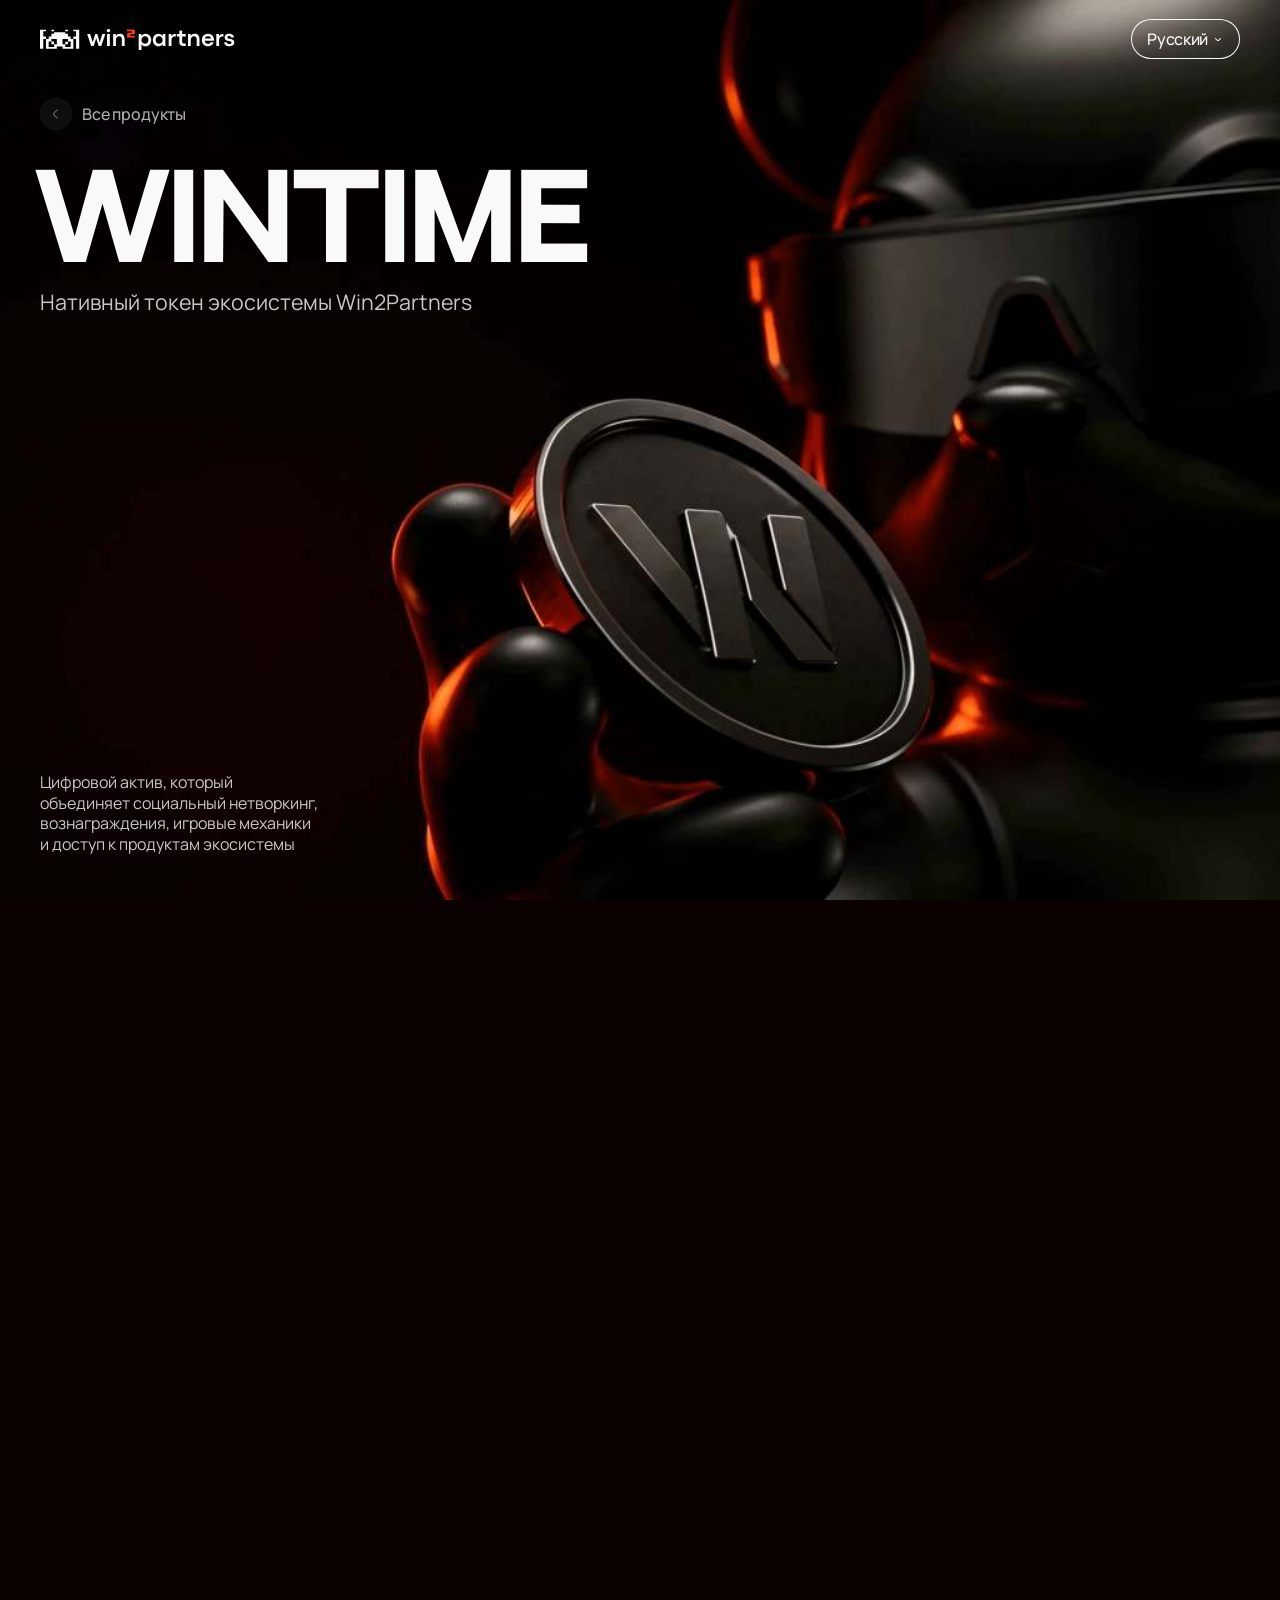
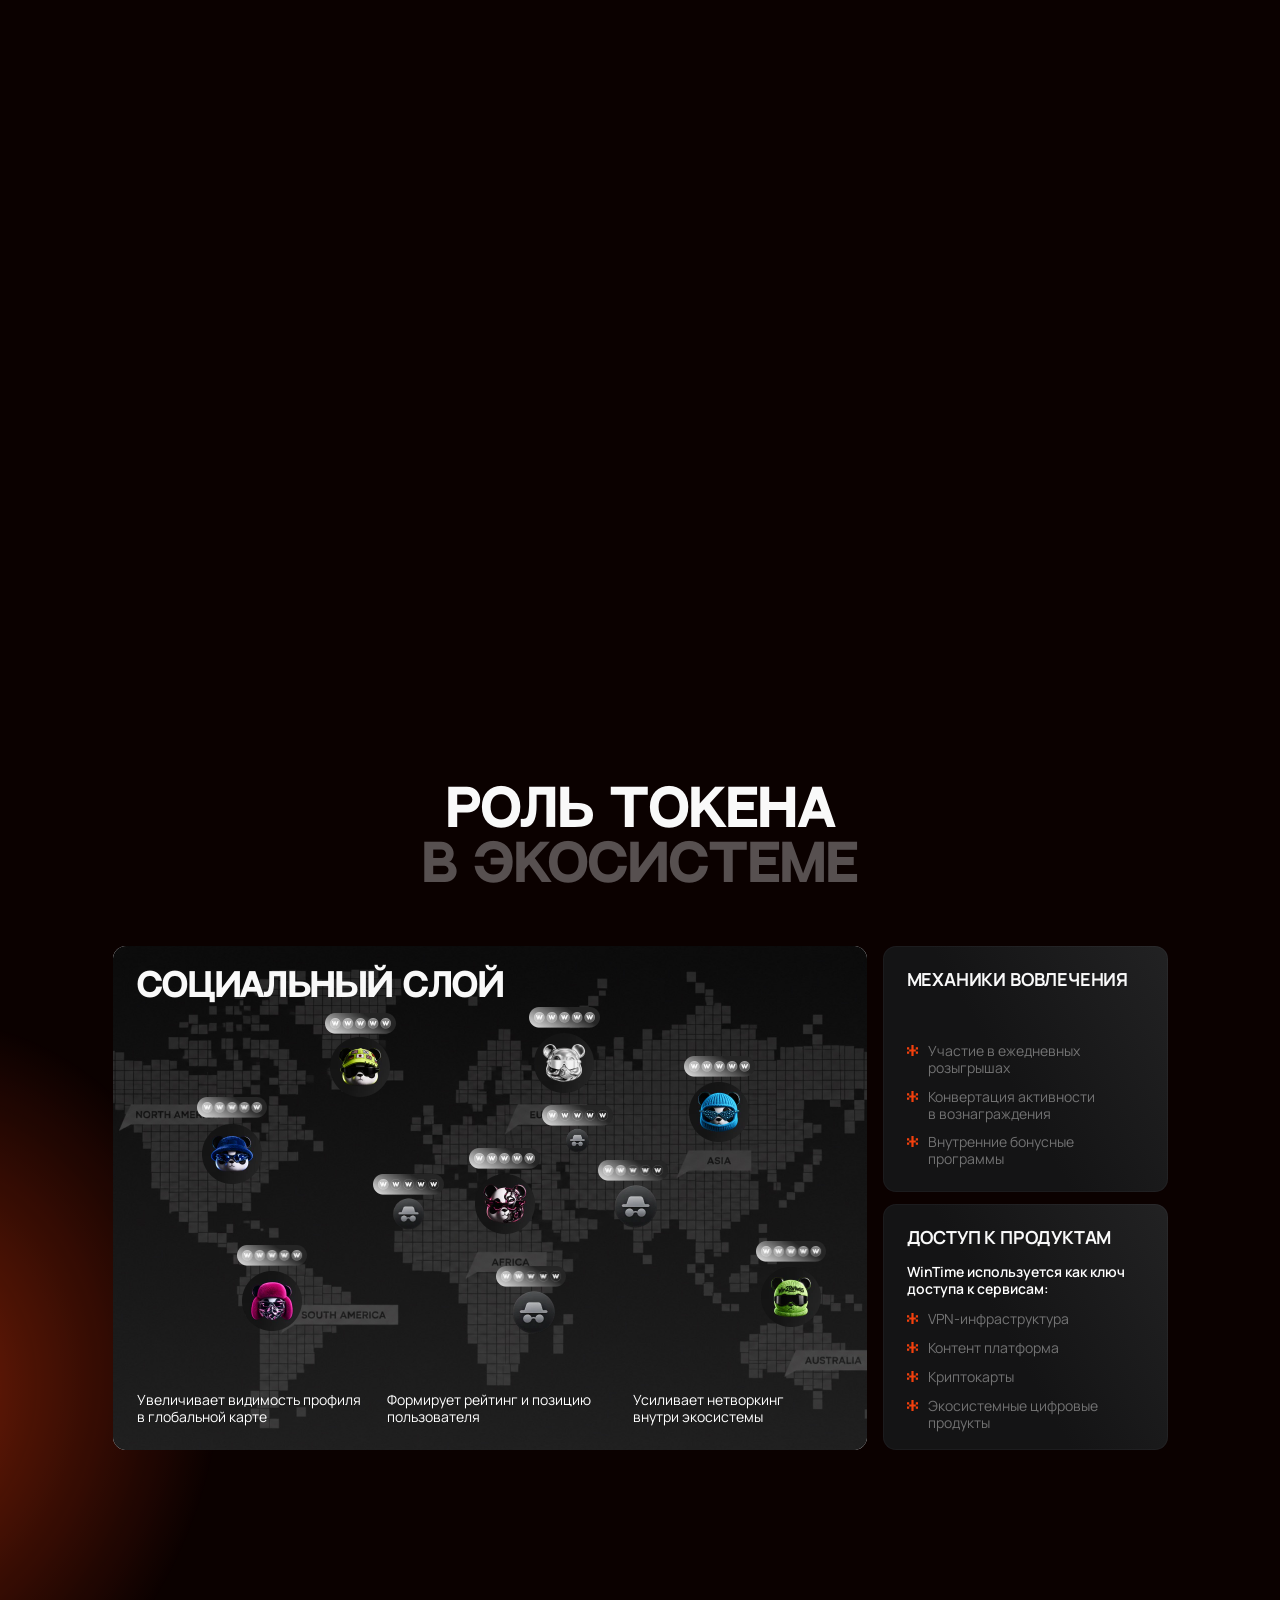
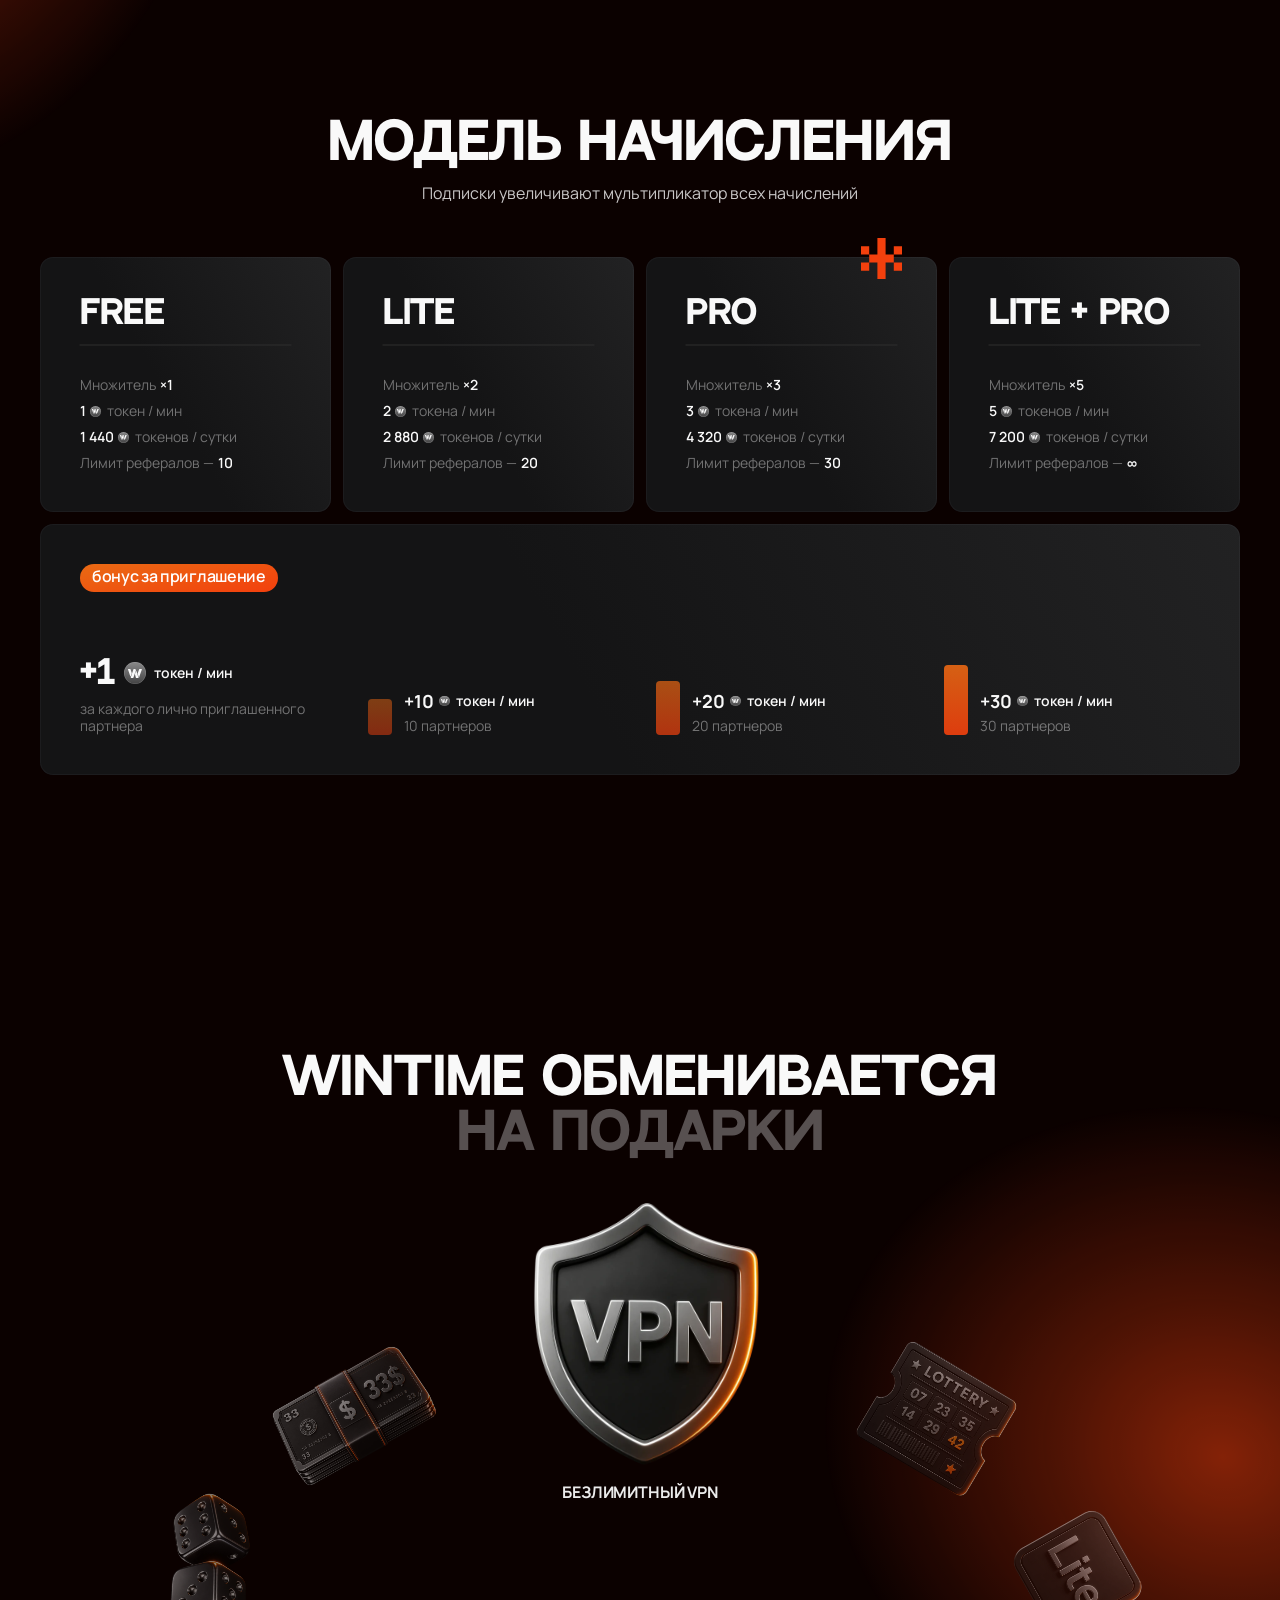
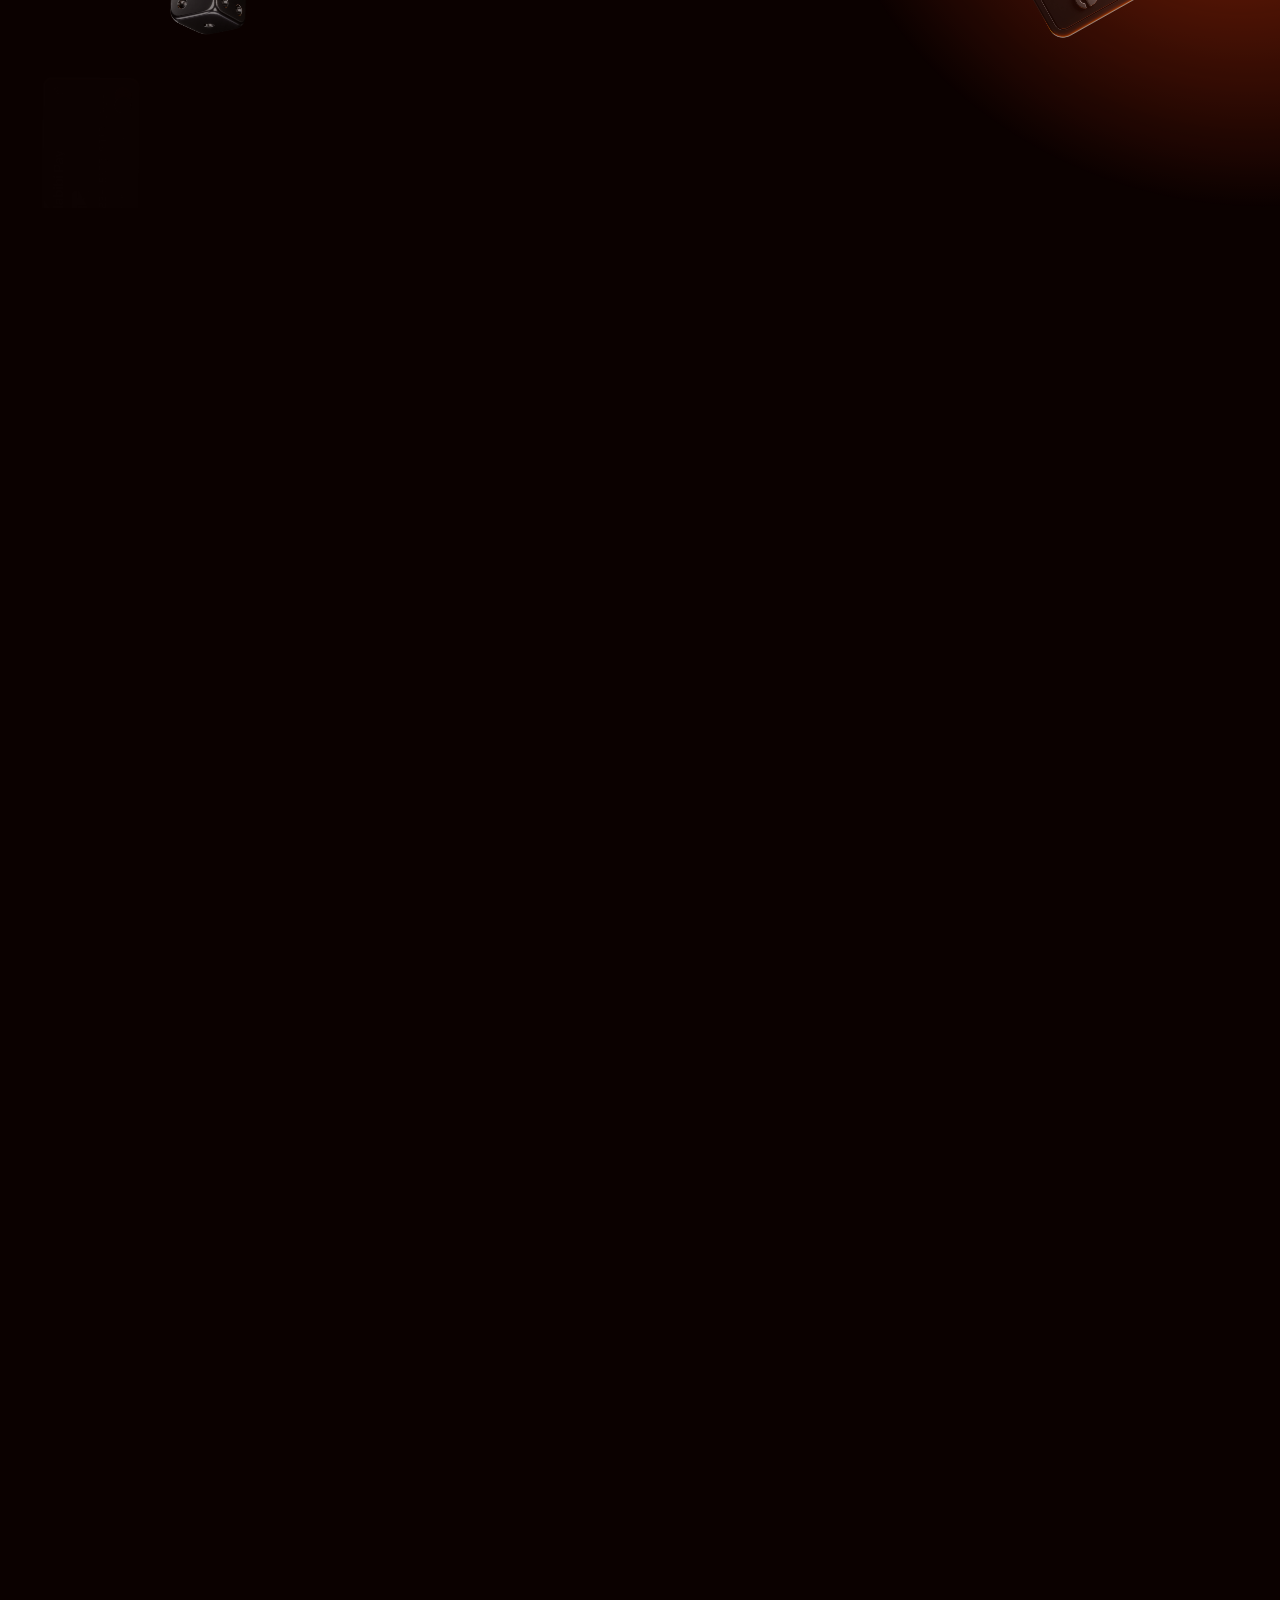
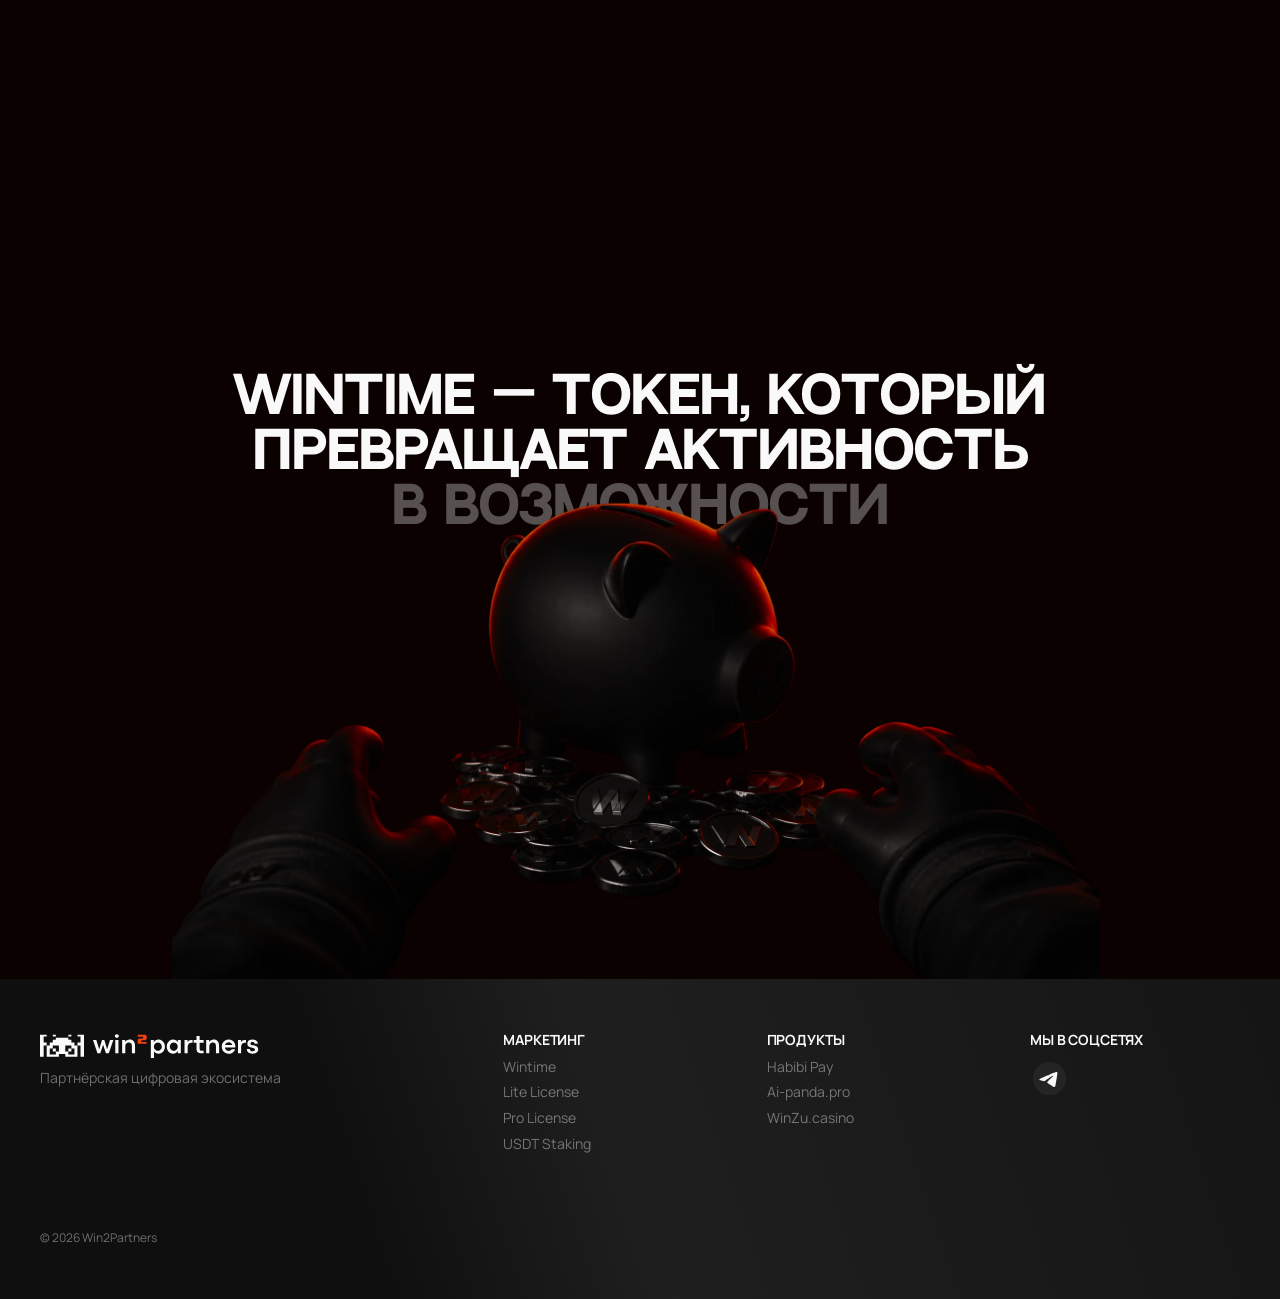
<file: wintime.html>
<!doctype html>
<html lang="ru">
<head>
<meta charset="utf-8">
<meta name="viewport" content="width=device-width, initial-scale=1">
<title>WinTime — нативный токен экосистемы Win2Partners</title>
<meta name="description" content="WinTime — цифровой актив, который объединяет социальный нетворкинг, вознаграждения, игровые механики и доступ к продуктам экосистемы Win2Partners.">
<meta name="theme-color" content="#0A0A0A">
<link rel="canonical" href="https://win2partners.com/wintime.html">
<link rel="icon" href="assets/favicon.svg" type="image/svg+xml">
<meta property="og:type" content="website">
<meta property="og:site_name" content="Win2Partners">
<meta property="og:locale" content="ru_RU">
<meta property="og:title" content="WinTime — нативный токен экосистемы Win2Partners">
<meta property="og:description" content="WinTime — цифровой актив, который объединяет социальный нетворкинг, вознаграждения, игровые механики и доступ к продуктам экосистемы Win2Partners.">
<meta property="og:url" content="https://win2partners.com/wintime.html">
<meta property="og:image" content="https://win2partners.com/assets/statement-pig-bg.png">
<meta property="og:image:width" content="1920">
<meta property="og:image:height" content="1080">
<meta name="twitter:card" content="summary_large_image">
<meta name="twitter:title" content="WinTime — нативный токен экосистемы Win2Partners">
<meta name="twitter:description" content="WinTime — цифровой актив, который объединяет социальный нетворкинг, вознаграждения, игровые механики и доступ к продуктам экосистемы Win2Partners.">
<meta name="twitter:image" content="https://win2partners.com/assets/statement-pig-bg.png">
<link rel="preload" as="image" href="assets/wintime-frames/f000.jpg" media="(min-width: 1201px), (orientation: landscape)">
<link rel="preload" as="image" href="assets/wintime-hero.webp" media="(max-width: 1200px) and (orientation: portrait)">
<link rel="preconnect" href="https://fonts.googleapis.com">
<link rel="preconnect" href="https://fonts.gstatic.com" crossorigin>
<link rel="stylesheet" href="https://fonts.googleapis.com/css2?family=Manrope:wght@400;500;600;700;800&display=swap">
<link rel="stylesheet" href="css/tokens.css?v=20261110">
<link rel="stylesheet" href="css/components.css?v=20261118">
<link rel="stylesheet" href="css/site.css?v=20261118">
</head>
<body>
<div class="w2p-header-fix" data-threshold="2400">
  <header class="w2p-header w2p-header--transparent">
    <a class="w2p-lockup" href="index.html" aria-label="Win2Partners — на главную">
      <img src="assets/logo-win2partners.svg" alt="Win2Partners" width="140" height="25">
    </a>
    <div class="w2p-lang">
      <button class="w2p-btn w2p-btn--secondary" type="button" data-lang-toggle aria-expanded="false" aria-haspopup="true" aria-label="Язык интерфейса">
        <span data-lang-label>Русский</span><span class="w2p-btn__chev" aria-hidden="true"><svg width="6" height="3" viewBox="0 0 6 3" fill="none"><path d="M 3 3 L 2.646 3.354 C 2.74 3.447 2.867 3.5 3 3.5 C 3.133 3.5 3.26 3.447 3.354 3.354 L 3 3 Z M 6.354 0.354 C 6.549 0.158 6.549 -0.158 6.354 -0.354 C 6.158 -0.549 5.842 -0.549 5.646 -0.354 L 6 0 L 6.354 0.354 Z M 0.354 -0.354 C 0.158 -0.549 -0.158 -0.549 -0.354 -0.354 C -0.549 -0.158 -0.549 0.158 -0.354 0.354 L 0 0 L 0.354 -0.354 Z M 3 3 L 3.354 3.354 L 6.354 0.354 L 6 0 L 5.646 -0.354 L 2.646 2.646 L 3 3 Z M 0 0 L -0.354 0.354 L 2.646 3.354 L 3 3 L 3.354 2.646 L 0.354 -0.354 L 0 0 Z" fill="currentColor" fill-rule="nonzero"/></svg></span>
      </button>
      <div class="w2p-lang-menu" hidden>
        <button type="button" data-lang="ru" aria-current="true">Русский</button>
        <button type="button" data-lang="en" aria-current="false">English</button>
      </div>
    </div>
  </header>
</div>
<main class="w2p-page">
  <!-- Hero: 72 предрендеренных кадра, отрисованных в canvas и прокручиваемых скроллом.
       f000.jpg стоит фоном пина — он же постер, если JS отключён. -->
  <div class="w2p-vhero">
    <div class="w2p-vhero-pin" style="background:url(assets/wintime-frames/f000.jpg) center/cover no-repeat">
      <canvas class="w2p-vhero-canvas" style="opacity:0" aria-hidden="true"></canvas>
      <div class="w2p-vhero-copy">
        <a class="w2p-crumb" href="index.html#catalogue"><span class="w2p-arrow w2p-arrow--left" aria-hidden="true"><svg viewBox="0 0 3 6" fill="none"><path d="M 0.354 0.354 L 3 3 L 0.354 5.646" stroke="currentColor" stroke-width="0.7" fill="none"/></svg></span>Все продукты</a>
        <h1 class="w2p-display w2p-display--hero">wintime</h1>
        <p class="w2p-lead">Нативный токен экосистемы Win2Partners</p>
      </div>
      <p class="w2p-body w2p-vhero-note">Цифровой актив, который объединяет социальный нетворкинг, вознаграждения, игровые механики и доступ к продуктам экосистемы</p>
    </div>
  </div>

  <!-- Роль токена: карта социального слоя и две карточки механик.
       Аватары и плашки с монетами стоят в процентах карточки 754×504 из макета,
       поэтому композиция масштабируется вместе с картой.
       Яркие монеты в плашке = токены WinTime, от них зависит размер аватара:
       5 монет (pill.webp) — аватар 60px, 2 (pill-2) — шпион 52px, 1 (pill-1) — 38/29px. -->
  <section class="w2p-section w2p-section--overhero w2p-section--bare w2p-role">
    <div class="w2p-glowfield w2p-role-glow" aria-hidden="true">
      <div class="w2p-glow" style="left:-30%;top:56%;width:42%;height:49%"></div>
    </div>
    <h2 class="w2p-display w2p-display--section w2p-center w2p-above w2p-role-title">
      <span class="w2p-rise">Роль токена</span>
      <span class="w2p-display--dim w2p-rise" data-reveal-delay="90">в экосистеме</span>
    </h2>
    <div class="w2p-role-grid w2p-above">
      <div class="w2p-role-map w2p-rise">
        <div class="w2p-role-art" aria-hidden="true">
          <img loading="lazy" decoding="async" class="w2p-role-bg" src="assets/wintime-role/map.jpg" alt="">
          <img loading="lazy" decoding="async" class="w2p-role-pin" src="assets/wintime-role/spy.webp" alt="" style="left:65.915%;top:46.825%;width:6.897%">
          <img loading="lazy" decoding="async" class="w2p-role-pin" src="assets/wintime-role/spy.webp" alt="" style="left:59.682%;top:35.913%;width:3.846%">
          <img loading="lazy" decoding="async" class="w2p-role-pin" src="assets/wintime-role/spy.webp" alt="" style="left:36.737%;top:49.603%;width:5.040%">
          <img loading="lazy" decoding="async" class="w2p-role-pin" src="assets/wintime-role/spy.webp" alt="" style="left:52.387%;top:67.857%;width:6.897%">
          <img loading="lazy" decoding="async" class="w2p-role-pin w2p-role-av" src="assets/wintime-role/av-1.webp" alt="" style="left:11.804%;top:35.317%">
          <img loading="lazy" decoding="async" class="w2p-role-pin w2p-role-av" src="assets/wintime-role/av-2.webp" alt="" style="left:17.109%;top:64.484%">
          <img loading="lazy" decoding="async" class="w2p-role-pin w2p-role-av" src="assets/wintime-role/av-3.webp" alt="" style="left:48.011%;top:45.238%">
          <img loading="lazy" decoding="async" class="w2p-role-pin w2p-role-av" src="assets/wintime-role/av-4.webp" alt="" style="left:55.968%;top:17.262%">
          <img loading="lazy" decoding="async" class="w2p-role-pin w2p-role-av" src="assets/wintime-role/av-5.webp" alt="" style="left:76.525%;top:26.984%">
          <img loading="lazy" decoding="async" class="w2p-role-pin w2p-role-av" src="assets/wintime-role/av-6.webp" alt="" style="left:85.942%;top:63.690%">
          <img loading="lazy" decoding="async" class="w2p-role-pin w2p-role-av" src="assets/wintime-role/av-7.webp" alt="" style="left:28.912%;top:18.056%">
          <img loading="lazy" decoding="async" class="w2p-role-pin w2p-role-coins" src="assets/wintime-role/pill.webp" alt="" style="left:11.141%;top:29.960%">
          <img loading="lazy" decoding="async" class="w2p-role-pin w2p-role-coins" src="assets/wintime-role/pill.webp" alt="" style="left:28.249%;top:13.294%">
          <img loading="lazy" decoding="async" class="w2p-role-pin w2p-role-coins" src="assets/wintime-role/pill.webp" alt="" style="left:55.305%;top:12.103%">
          <img loading="lazy" decoding="async" class="w2p-role-pin w2p-role-coins" src="assets/wintime-role/pill.webp" alt="" style="left:75.862%;top:21.825%">
          <img loading="lazy" decoding="async" class="w2p-role-pin w2p-role-coins" src="assets/wintime-role/pill.webp" alt="" style="left:85.279%;top:58.532%">
          <img loading="lazy" decoding="async" class="w2p-role-pin w2p-role-coins" src="assets/wintime-role/pill.webp" alt="" style="left:47.347%;top:40.079%">
          <img loading="lazy" decoding="async" class="w2p-role-pin w2p-role-coins" src="assets/wintime-role/pill-2.webp" alt="" style="left:50.796%;top:63.492%">
          <img loading="lazy" decoding="async" class="w2p-role-pin w2p-role-coins" src="assets/wintime-role/pill-2.webp" alt="" style="left:64.324%;top:42.460%">
          <img loading="lazy" decoding="async" class="w2p-role-pin w2p-role-coins" src="assets/wintime-role/pill-1.webp" alt="" style="left:57.029%;top:31.548%">
          <img loading="lazy" decoding="async" class="w2p-role-pin w2p-role-coins" src="assets/wintime-role/pill-1.webp" alt="" style="left:34.615%;top:45.238%">
          <img loading="lazy" decoding="async" class="w2p-role-pin w2p-role-coins" src="assets/wintime-role/pill.webp" alt="" style="left:16.446%;top:59.325%">
        </div>
        <h3 class="w2p-role-map-title">Социальный слой</h3>
        <ul class="w2p-role-facts">
          <li>Увеличивает видимость профиля в&nbsp;глобальной карте</li>
          <li>Формирует рейтинг и&nbsp;позицию пользователя</li>
          <li>Усиливает нетворкинг внутри экосистемы</li>
        </ul>
      </div>
      <div class="w2p-role-side">
        <div class="w2p-role-card w2p-rise" data-reveal-delay="90">
          <h3 class="w2p-role-card-title">Механики вовлечения</h3>
          <ul class="w2p-role-list">
            <li><svg class="w2p-role-star" width="11" height="11" viewBox="0 0 11 11" aria-hidden="true"><path d="M2.2 4.4H4.4V0H6.6V4.4H8.8V6.6H6.6V11H4.4V6.6H2.2V4.4ZM0 2.2H2.2V4.4H0V2.2ZM8.8 2.2H11V4.4H8.8V2.2ZM0 6.6H2.2V8.8H0V6.6ZM8.8 6.6H11V8.8H8.8V6.6Z" fill="currentColor"/></svg><span>Участие в ежедневных розыгрышах</span></li>
            <li><svg class="w2p-role-star" width="11" height="11" viewBox="0 0 11 11" aria-hidden="true"><path d="M2.2 4.4H4.4V0H6.6V4.4H8.8V6.6H6.6V11H4.4V6.6H2.2V4.4ZM0 2.2H2.2V4.4H0V2.2ZM8.8 2.2H11V4.4H8.8V2.2ZM0 6.6H2.2V8.8H0V6.6ZM8.8 6.6H11V8.8H8.8V6.6Z" fill="currentColor"/></svg><span>Конвертация активности в&nbsp;вознаграждения</span></li>
            <li><svg class="w2p-role-star" width="11" height="11" viewBox="0 0 11 11" aria-hidden="true"><path d="M2.2 4.4H4.4V0H6.6V4.4H8.8V6.6H6.6V11H4.4V6.6H2.2V4.4ZM0 2.2H2.2V4.4H0V2.2ZM8.8 2.2H11V4.4H8.8V2.2ZM0 6.6H2.2V8.8H0V6.6ZM8.8 6.6H11V8.8H8.8V6.6Z" fill="currentColor"/></svg><span>Внутренние бонусные программы</span></li>
          </ul>
        </div>
        <div class="w2p-role-card w2p-rise" data-reveal-delay="180">
          <h3 class="w2p-role-card-title">Доступ к продуктам</h3>
          <div class="w2p-role-card-body">
            <p class="w2p-role-intro">WinTime используется как ключ доступа к&nbsp;сервисам:</p>
            <ul class="w2p-role-list">
              <li><svg class="w2p-role-star" width="11" height="11" viewBox="0 0 11 11" aria-hidden="true"><path d="M2.2 4.4H4.4V0H6.6V4.4H8.8V6.6H6.6V11H4.4V6.6H2.2V4.4ZM0 2.2H2.2V4.4H0V2.2ZM8.8 2.2H11V4.4H8.8V2.2ZM0 6.6H2.2V8.8H0V6.6ZM8.8 6.6H11V8.8H8.8V6.6Z" fill="currentColor"/></svg><span>VPN-инфраструктура</span></li>
              <li><svg class="w2p-role-star" width="11" height="11" viewBox="0 0 11 11" aria-hidden="true"><path d="M2.2 4.4H4.4V0H6.6V4.4H8.8V6.6H6.6V11H4.4V6.6H2.2V4.4ZM0 2.2H2.2V4.4H0V2.2ZM8.8 2.2H11V4.4H8.8V2.2ZM0 6.6H2.2V8.8H0V6.6ZM8.8 6.6H11V8.8H8.8V6.6Z" fill="currentColor"/></svg><span>Контент платформа</span></li>
              <li><svg class="w2p-role-star" width="11" height="11" viewBox="0 0 11 11" aria-hidden="true"><path d="M2.2 4.4H4.4V0H6.6V4.4H8.8V6.6H6.6V11H4.4V6.6H2.2V4.4ZM0 2.2H2.2V4.4H0V2.2ZM8.8 2.2H11V4.4H8.8V2.2ZM0 6.6H2.2V8.8H0V6.6ZM8.8 6.6H11V8.8H8.8V6.6Z" fill="currentColor"/></svg><span>Криптокарты</span></li>
              <li><svg class="w2p-role-star" width="11" height="11" viewBox="0 0 11 11" aria-hidden="true"><path d="M2.2 4.4H4.4V0H6.6V4.4H8.8V6.6H6.6V11H4.4V6.6H2.2V4.4ZM0 2.2H2.2V4.4H0V2.2ZM8.8 2.2H11V4.4H8.8V2.2ZM0 6.6H2.2V8.8H0V6.6ZM8.8 6.6H11V8.8H8.8V6.6Z" fill="currentColor"/></svg><span>Экосистемные цифровые продукты</span></li>
            </ul>
          </div>
        </div>
      </div>
    </div>
  </section>

  <section class="w2p-section w2p-section--bare w2p-model">
    <div class="w2p-model-glow" aria-hidden="true"></div>
    <div class="w2p-col w2p-col--center w2p-above" style="width:100%">
      <h2 class="w2p-display w2p-display--section w2p-center w2p-rise">Модель начисления</h2>
      <p class="w2p-body w2p-center w2p-rise" data-reveal-delay="90">Подписки увеличивают мультипликатор всех начислений</p>
    </div>
    <div class="w2p-tariffs w2p-above">
      <div class="w2p-rise" data-reveal-delay="0">
        <div class="w2p-tc">
          <div class="w2p-tc-head">
            <div class="w2p-tc-title"><h3 class="w2p-tc-name">Free</h3></div>
            <div class="w2p-tc-rule"></div>
          </div>
          <div class="w2p-tc-rows">
            <div class="w2p-tc-row"><span class="w2p-tc-label">Множитель</span><span class="w2p-tc-value">×1</span></div>
            <div class="w2p-tc-row w2p-tc-row--token"><span class="w2p-tc-lead"><span class="w2p-tc-value">1</span><span class="w2p-token" aria-hidden="true"><svg viewBox="0 0 15.201 10" fill="none"><path d="M 1.266 0 L 0.3 0 C 0.091 0 -0.004 0.094 0 0.305 C 0.001 0.366 0.01 0.426 0.029 0.484 C 0.398 1.595 0.768 2.705 1.14 3.815 C 1.627 5.267 2.115 6.719 2.604 8.171 C 2.632 8.256 2.656 8.342 2.69 8.425 C 2.701 8.453 2.736 8.49 2.758 8.49 C 2.781 8.49 2.821 8.455 2.831 8.427 C 2.912 8.207 2.987 7.985 3.064 7.763 C 3.344 6.956 3.625 6.149 3.906 5.342 C 3.978 5.138 4.047 4.932 4.121 4.729 C 4.16 4.618 4.156 4.512 4.118 4.401 C 3.838 3.578 3.559 2.754 3.282 1.929 C 3.104 1.402 2.925 0.876 2.745 0.35 C 2.669 0.13 2.484 0.002 2.246 0.001 C 1.919 -0.001 1.592 0 1.266 0 Z" fill="currentColor" fill-rule="evenodd"/><path d="M 4.227 10 L 5.261 10 C 5.555 10 5.722 9.87 5.817 9.592 C 5.99 9.082 6.17 8.575 6.348 8.067 L 7.357 5.181 C 7.721 4.139 8.081 3.097 8.448 2.057 C 8.492 1.933 8.567 1.82 8.629 1.703 C 8.672 1.623 8.67 1.542 8.636 1.46 C 8.482 1.085 8.329 0.709 8.169 0.337 C 8.078 0.124 7.91 0.013 7.676 0.013 C 7.112 0.012 7.032 0 6.468 0 C 6.21 0 6.041 0.142 5.966 0.387 L 3.046 8.923 C 3.001 9.049 2.993 9.168 3.042 9.295 C 3.083 9.402 3.113 9.513 3.147 9.623 C 3.217 9.85 3.405 9.987 3.655 9.988 C 4.007 9.989 3.875 10 4.227 10 Z" fill="currentColor" fill-rule="evenodd"/><path d="M 10.015 9.986 L 11.194 9.986 L 11.256 9.986 C 11.49 9.978 11.615 9.821 11.551 9.595 C 11.484 9.359 11.403 9.128 11.326 8.896 C 10.931 7.693 10.542 6.489 10.138 5.289 C 9.799 4.287 9.442 3.292 9.094 2.293 C 9.069 2.221 9.023 2.178 8.951 2.177 C 8.873 2.175 8.828 2.227 8.804 2.299 L 7.625 5.556 C 7.595 5.643 7.594 5.738 7.624 5.826 C 7.849 6.553 8.244 8.167 8.468 8.894 C 8.537 9.118 8.607 9.341 8.675 9.566 C 8.754 9.828 8.96 9.985 9.238 9.986 C 9.641 9.987 9.611 9.986 10.015 9.986 Z" fill="currentColor" fill-rule="evenodd"/><path d="M 13.765 0.001 C 13.425 0.001 13.085 0 12.746 0.001 C 12.52 0.003 12.324 0.072 12.186 0.261 C 12.149 0.309 12.12 0.363 12.099 0.421 C 11.703 1.568 11.308 2.716 10.915 3.865 C 10.797 4.209 10.678 4.553 10.558 4.897 C 10.521 5.001 10.521 5.115 10.558 5.219 C 10.843 6.088 11.128 6.957 11.412 7.827 C 11.576 8.326 11.736 8.826 11.901 9.325 C 11.91 9.354 11.943 9.374 11.965 9.399 C 11.988 9.375 12.022 9.356 12.032 9.329 C 12.264 8.688 12.493 8.047 12.721 7.405 C 13.168 6.149 13.614 4.893 14.059 3.637 C 14.399 2.681 14.739 1.725 15.081 0.77 C 15.111 0.688 15.139 0.606 15.168 0.525 C 15.273 0.226 15.118 0.004 14.798 0.002 C 14.454 -0.001 14.109 0.001 13.765 0.001 Z" fill="currentColor" fill-rule="evenodd"/></svg></span></span><span class="w2p-tc-label">токен / мин</span></div>
            <div class="w2p-tc-row w2p-tc-row--token"><span class="w2p-tc-lead"><span class="w2p-tc-value">1 440</span><span class="w2p-token" aria-hidden="true"><svg viewBox="0 0 15.201 10" fill="none"><path d="M 1.266 0 L 0.3 0 C 0.091 0 -0.004 0.094 0 0.305 C 0.001 0.366 0.01 0.426 0.029 0.484 C 0.398 1.595 0.768 2.705 1.14 3.815 C 1.627 5.267 2.115 6.719 2.604 8.171 C 2.632 8.256 2.656 8.342 2.69 8.425 C 2.701 8.453 2.736 8.49 2.758 8.49 C 2.781 8.49 2.821 8.455 2.831 8.427 C 2.912 8.207 2.987 7.985 3.064 7.763 C 3.344 6.956 3.625 6.149 3.906 5.342 C 3.978 5.138 4.047 4.932 4.121 4.729 C 4.16 4.618 4.156 4.512 4.118 4.401 C 3.838 3.578 3.559 2.754 3.282 1.929 C 3.104 1.402 2.925 0.876 2.745 0.35 C 2.669 0.13 2.484 0.002 2.246 0.001 C 1.919 -0.001 1.592 0 1.266 0 Z" fill="currentColor" fill-rule="evenodd"/><path d="M 4.227 10 L 5.261 10 C 5.555 10 5.722 9.87 5.817 9.592 C 5.99 9.082 6.17 8.575 6.348 8.067 L 7.357 5.181 C 7.721 4.139 8.081 3.097 8.448 2.057 C 8.492 1.933 8.567 1.82 8.629 1.703 C 8.672 1.623 8.67 1.542 8.636 1.46 C 8.482 1.085 8.329 0.709 8.169 0.337 C 8.078 0.124 7.91 0.013 7.676 0.013 C 7.112 0.012 7.032 0 6.468 0 C 6.21 0 6.041 0.142 5.966 0.387 L 3.046 8.923 C 3.001 9.049 2.993 9.168 3.042 9.295 C 3.083 9.402 3.113 9.513 3.147 9.623 C 3.217 9.85 3.405 9.987 3.655 9.988 C 4.007 9.989 3.875 10 4.227 10 Z" fill="currentColor" fill-rule="evenodd"/><path d="M 10.015 9.986 L 11.194 9.986 L 11.256 9.986 C 11.49 9.978 11.615 9.821 11.551 9.595 C 11.484 9.359 11.403 9.128 11.326 8.896 C 10.931 7.693 10.542 6.489 10.138 5.289 C 9.799 4.287 9.442 3.292 9.094 2.293 C 9.069 2.221 9.023 2.178 8.951 2.177 C 8.873 2.175 8.828 2.227 8.804 2.299 L 7.625 5.556 C 7.595 5.643 7.594 5.738 7.624 5.826 C 7.849 6.553 8.244 8.167 8.468 8.894 C 8.537 9.118 8.607 9.341 8.675 9.566 C 8.754 9.828 8.96 9.985 9.238 9.986 C 9.641 9.987 9.611 9.986 10.015 9.986 Z" fill="currentColor" fill-rule="evenodd"/><path d="M 13.765 0.001 C 13.425 0.001 13.085 0 12.746 0.001 C 12.52 0.003 12.324 0.072 12.186 0.261 C 12.149 0.309 12.12 0.363 12.099 0.421 C 11.703 1.568 11.308 2.716 10.915 3.865 C 10.797 4.209 10.678 4.553 10.558 4.897 C 10.521 5.001 10.521 5.115 10.558 5.219 C 10.843 6.088 11.128 6.957 11.412 7.827 C 11.576 8.326 11.736 8.826 11.901 9.325 C 11.91 9.354 11.943 9.374 11.965 9.399 C 11.988 9.375 12.022 9.356 12.032 9.329 C 12.264 8.688 12.493 8.047 12.721 7.405 C 13.168 6.149 13.614 4.893 14.059 3.637 C 14.399 2.681 14.739 1.725 15.081 0.77 C 15.111 0.688 15.139 0.606 15.168 0.525 C 15.273 0.226 15.118 0.004 14.798 0.002 C 14.454 -0.001 14.109 0.001 13.765 0.001 Z" fill="currentColor" fill-rule="evenodd"/></svg></span></span><span class="w2p-tc-label">токенов / сутки</span></div>
            <div class="w2p-tc-row"><span class="w2p-tc-label">Лимит рефералов —</span><span class="w2p-tc-value">10</span></div>
          </div>
        </div>
      </div>
      <div class="w2p-rise" data-reveal-delay="90">
        <div class="w2p-tc">
          <div class="w2p-tc-head">
            <div class="w2p-tc-title"><h3 class="w2p-tc-name">Lite</h3></div>
            <div class="w2p-tc-rule"></div>
          </div>
          <div class="w2p-tc-rows">
            <div class="w2p-tc-row"><span class="w2p-tc-label">Множитель</span><span class="w2p-tc-value">×2</span></div>
            <div class="w2p-tc-row w2p-tc-row--token"><span class="w2p-tc-lead"><span class="w2p-tc-value">2</span><span class="w2p-token" aria-hidden="true"><svg viewBox="0 0 15.201 10" fill="none"><path d="M 1.266 0 L 0.3 0 C 0.091 0 -0.004 0.094 0 0.305 C 0.001 0.366 0.01 0.426 0.029 0.484 C 0.398 1.595 0.768 2.705 1.14 3.815 C 1.627 5.267 2.115 6.719 2.604 8.171 C 2.632 8.256 2.656 8.342 2.69 8.425 C 2.701 8.453 2.736 8.49 2.758 8.49 C 2.781 8.49 2.821 8.455 2.831 8.427 C 2.912 8.207 2.987 7.985 3.064 7.763 C 3.344 6.956 3.625 6.149 3.906 5.342 C 3.978 5.138 4.047 4.932 4.121 4.729 C 4.16 4.618 4.156 4.512 4.118 4.401 C 3.838 3.578 3.559 2.754 3.282 1.929 C 3.104 1.402 2.925 0.876 2.745 0.35 C 2.669 0.13 2.484 0.002 2.246 0.001 C 1.919 -0.001 1.592 0 1.266 0 Z" fill="currentColor" fill-rule="evenodd"/><path d="M 4.227 10 L 5.261 10 C 5.555 10 5.722 9.87 5.817 9.592 C 5.99 9.082 6.17 8.575 6.348 8.067 L 7.357 5.181 C 7.721 4.139 8.081 3.097 8.448 2.057 C 8.492 1.933 8.567 1.82 8.629 1.703 C 8.672 1.623 8.67 1.542 8.636 1.46 C 8.482 1.085 8.329 0.709 8.169 0.337 C 8.078 0.124 7.91 0.013 7.676 0.013 C 7.112 0.012 7.032 0 6.468 0 C 6.21 0 6.041 0.142 5.966 0.387 L 3.046 8.923 C 3.001 9.049 2.993 9.168 3.042 9.295 C 3.083 9.402 3.113 9.513 3.147 9.623 C 3.217 9.85 3.405 9.987 3.655 9.988 C 4.007 9.989 3.875 10 4.227 10 Z" fill="currentColor" fill-rule="evenodd"/><path d="M 10.015 9.986 L 11.194 9.986 L 11.256 9.986 C 11.49 9.978 11.615 9.821 11.551 9.595 C 11.484 9.359 11.403 9.128 11.326 8.896 C 10.931 7.693 10.542 6.489 10.138 5.289 C 9.799 4.287 9.442 3.292 9.094 2.293 C 9.069 2.221 9.023 2.178 8.951 2.177 C 8.873 2.175 8.828 2.227 8.804 2.299 L 7.625 5.556 C 7.595 5.643 7.594 5.738 7.624 5.826 C 7.849 6.553 8.244 8.167 8.468 8.894 C 8.537 9.118 8.607 9.341 8.675 9.566 C 8.754 9.828 8.96 9.985 9.238 9.986 C 9.641 9.987 9.611 9.986 10.015 9.986 Z" fill="currentColor" fill-rule="evenodd"/><path d="M 13.765 0.001 C 13.425 0.001 13.085 0 12.746 0.001 C 12.52 0.003 12.324 0.072 12.186 0.261 C 12.149 0.309 12.12 0.363 12.099 0.421 C 11.703 1.568 11.308 2.716 10.915 3.865 C 10.797 4.209 10.678 4.553 10.558 4.897 C 10.521 5.001 10.521 5.115 10.558 5.219 C 10.843 6.088 11.128 6.957 11.412 7.827 C 11.576 8.326 11.736 8.826 11.901 9.325 C 11.91 9.354 11.943 9.374 11.965 9.399 C 11.988 9.375 12.022 9.356 12.032 9.329 C 12.264 8.688 12.493 8.047 12.721 7.405 C 13.168 6.149 13.614 4.893 14.059 3.637 C 14.399 2.681 14.739 1.725 15.081 0.77 C 15.111 0.688 15.139 0.606 15.168 0.525 C 15.273 0.226 15.118 0.004 14.798 0.002 C 14.454 -0.001 14.109 0.001 13.765 0.001 Z" fill="currentColor" fill-rule="evenodd"/></svg></span></span><span class="w2p-tc-label">токена / мин</span></div>
            <div class="w2p-tc-row w2p-tc-row--token"><span class="w2p-tc-lead"><span class="w2p-tc-value">2 880</span><span class="w2p-token" aria-hidden="true"><svg viewBox="0 0 15.201 10" fill="none"><path d="M 1.266 0 L 0.3 0 C 0.091 0 -0.004 0.094 0 0.305 C 0.001 0.366 0.01 0.426 0.029 0.484 C 0.398 1.595 0.768 2.705 1.14 3.815 C 1.627 5.267 2.115 6.719 2.604 8.171 C 2.632 8.256 2.656 8.342 2.69 8.425 C 2.701 8.453 2.736 8.49 2.758 8.49 C 2.781 8.49 2.821 8.455 2.831 8.427 C 2.912 8.207 2.987 7.985 3.064 7.763 C 3.344 6.956 3.625 6.149 3.906 5.342 C 3.978 5.138 4.047 4.932 4.121 4.729 C 4.16 4.618 4.156 4.512 4.118 4.401 C 3.838 3.578 3.559 2.754 3.282 1.929 C 3.104 1.402 2.925 0.876 2.745 0.35 C 2.669 0.13 2.484 0.002 2.246 0.001 C 1.919 -0.001 1.592 0 1.266 0 Z" fill="currentColor" fill-rule="evenodd"/><path d="M 4.227 10 L 5.261 10 C 5.555 10 5.722 9.87 5.817 9.592 C 5.99 9.082 6.17 8.575 6.348 8.067 L 7.357 5.181 C 7.721 4.139 8.081 3.097 8.448 2.057 C 8.492 1.933 8.567 1.82 8.629 1.703 C 8.672 1.623 8.67 1.542 8.636 1.46 C 8.482 1.085 8.329 0.709 8.169 0.337 C 8.078 0.124 7.91 0.013 7.676 0.013 C 7.112 0.012 7.032 0 6.468 0 C 6.21 0 6.041 0.142 5.966 0.387 L 3.046 8.923 C 3.001 9.049 2.993 9.168 3.042 9.295 C 3.083 9.402 3.113 9.513 3.147 9.623 C 3.217 9.85 3.405 9.987 3.655 9.988 C 4.007 9.989 3.875 10 4.227 10 Z" fill="currentColor" fill-rule="evenodd"/><path d="M 10.015 9.986 L 11.194 9.986 L 11.256 9.986 C 11.49 9.978 11.615 9.821 11.551 9.595 C 11.484 9.359 11.403 9.128 11.326 8.896 C 10.931 7.693 10.542 6.489 10.138 5.289 C 9.799 4.287 9.442 3.292 9.094 2.293 C 9.069 2.221 9.023 2.178 8.951 2.177 C 8.873 2.175 8.828 2.227 8.804 2.299 L 7.625 5.556 C 7.595 5.643 7.594 5.738 7.624 5.826 C 7.849 6.553 8.244 8.167 8.468 8.894 C 8.537 9.118 8.607 9.341 8.675 9.566 C 8.754 9.828 8.96 9.985 9.238 9.986 C 9.641 9.987 9.611 9.986 10.015 9.986 Z" fill="currentColor" fill-rule="evenodd"/><path d="M 13.765 0.001 C 13.425 0.001 13.085 0 12.746 0.001 C 12.52 0.003 12.324 0.072 12.186 0.261 C 12.149 0.309 12.12 0.363 12.099 0.421 C 11.703 1.568 11.308 2.716 10.915 3.865 C 10.797 4.209 10.678 4.553 10.558 4.897 C 10.521 5.001 10.521 5.115 10.558 5.219 C 10.843 6.088 11.128 6.957 11.412 7.827 C 11.576 8.326 11.736 8.826 11.901 9.325 C 11.91 9.354 11.943 9.374 11.965 9.399 C 11.988 9.375 12.022 9.356 12.032 9.329 C 12.264 8.688 12.493 8.047 12.721 7.405 C 13.168 6.149 13.614 4.893 14.059 3.637 C 14.399 2.681 14.739 1.725 15.081 0.77 C 15.111 0.688 15.139 0.606 15.168 0.525 C 15.273 0.226 15.118 0.004 14.798 0.002 C 14.454 -0.001 14.109 0.001 13.765 0.001 Z" fill="currentColor" fill-rule="evenodd"/></svg></span></span><span class="w2p-tc-label">токенов / сутки</span></div>
            <div class="w2p-tc-row"><span class="w2p-tc-label">Лимит рефералов —</span><span class="w2p-tc-value">20</span></div>
          </div>
        </div>
      </div>
      <div class="w2p-rise w2p-tc-wrap" data-reveal-delay="180">
        <svg class="w2p-asterisk w2p-above" width="41" height="41" viewBox="0 0 41 41" aria-hidden="true">
      <path d="M 8.2 16.4 L 16.4 16.4 L 16.4 0 L 24.6 0 L 24.6 16.4 L 32.8 16.4 L 32.8 24.6 L 24.6 24.6 L 24.6 41 L 16.4 41 L 16.4 24.6 L 8.2 24.6 L 8.2 16.4 Z M 0 8.2 L 8.2 8.2 L 8.2 16.4 L 0 16.4 L 0 8.2 Z M 32.8 8.2 L 41 8.2 L 41 16.4 L 32.8 16.4 L 32.8 8.2 Z M 0 24.6 L 8.2 24.6 L 8.2 32.8 L 0 32.8 L 0 24.6 Z M 32.8 24.6 L 41 24.6 L 41 32.8 L 32.8 32.8 L 32.8 24.6 Z" fill="var(--accent-primary)" fill-rule="nonzero"/>
    </svg>
        <div class="w2p-tc">
          <div class="w2p-tc-head">
            <div class="w2p-tc-title"><h3 class="w2p-tc-name">Pro</h3></div>
            <div class="w2p-tc-rule"></div>
          </div>
          <div class="w2p-tc-rows">
            <div class="w2p-tc-row"><span class="w2p-tc-label">Множитель</span><span class="w2p-tc-value">×3</span></div>
            <div class="w2p-tc-row w2p-tc-row--token"><span class="w2p-tc-lead"><span class="w2p-tc-value">3</span><span class="w2p-token" aria-hidden="true"><svg viewBox="0 0 15.201 10" fill="none"><path d="M 1.266 0 L 0.3 0 C 0.091 0 -0.004 0.094 0 0.305 C 0.001 0.366 0.01 0.426 0.029 0.484 C 0.398 1.595 0.768 2.705 1.14 3.815 C 1.627 5.267 2.115 6.719 2.604 8.171 C 2.632 8.256 2.656 8.342 2.69 8.425 C 2.701 8.453 2.736 8.49 2.758 8.49 C 2.781 8.49 2.821 8.455 2.831 8.427 C 2.912 8.207 2.987 7.985 3.064 7.763 C 3.344 6.956 3.625 6.149 3.906 5.342 C 3.978 5.138 4.047 4.932 4.121 4.729 C 4.16 4.618 4.156 4.512 4.118 4.401 C 3.838 3.578 3.559 2.754 3.282 1.929 C 3.104 1.402 2.925 0.876 2.745 0.35 C 2.669 0.13 2.484 0.002 2.246 0.001 C 1.919 -0.001 1.592 0 1.266 0 Z" fill="currentColor" fill-rule="evenodd"/><path d="M 4.227 10 L 5.261 10 C 5.555 10 5.722 9.87 5.817 9.592 C 5.99 9.082 6.17 8.575 6.348 8.067 L 7.357 5.181 C 7.721 4.139 8.081 3.097 8.448 2.057 C 8.492 1.933 8.567 1.82 8.629 1.703 C 8.672 1.623 8.67 1.542 8.636 1.46 C 8.482 1.085 8.329 0.709 8.169 0.337 C 8.078 0.124 7.91 0.013 7.676 0.013 C 7.112 0.012 7.032 0 6.468 0 C 6.21 0 6.041 0.142 5.966 0.387 L 3.046 8.923 C 3.001 9.049 2.993 9.168 3.042 9.295 C 3.083 9.402 3.113 9.513 3.147 9.623 C 3.217 9.85 3.405 9.987 3.655 9.988 C 4.007 9.989 3.875 10 4.227 10 Z" fill="currentColor" fill-rule="evenodd"/><path d="M 10.015 9.986 L 11.194 9.986 L 11.256 9.986 C 11.49 9.978 11.615 9.821 11.551 9.595 C 11.484 9.359 11.403 9.128 11.326 8.896 C 10.931 7.693 10.542 6.489 10.138 5.289 C 9.799 4.287 9.442 3.292 9.094 2.293 C 9.069 2.221 9.023 2.178 8.951 2.177 C 8.873 2.175 8.828 2.227 8.804 2.299 L 7.625 5.556 C 7.595 5.643 7.594 5.738 7.624 5.826 C 7.849 6.553 8.244 8.167 8.468 8.894 C 8.537 9.118 8.607 9.341 8.675 9.566 C 8.754 9.828 8.96 9.985 9.238 9.986 C 9.641 9.987 9.611 9.986 10.015 9.986 Z" fill="currentColor" fill-rule="evenodd"/><path d="M 13.765 0.001 C 13.425 0.001 13.085 0 12.746 0.001 C 12.52 0.003 12.324 0.072 12.186 0.261 C 12.149 0.309 12.12 0.363 12.099 0.421 C 11.703 1.568 11.308 2.716 10.915 3.865 C 10.797 4.209 10.678 4.553 10.558 4.897 C 10.521 5.001 10.521 5.115 10.558 5.219 C 10.843 6.088 11.128 6.957 11.412 7.827 C 11.576 8.326 11.736 8.826 11.901 9.325 C 11.91 9.354 11.943 9.374 11.965 9.399 C 11.988 9.375 12.022 9.356 12.032 9.329 C 12.264 8.688 12.493 8.047 12.721 7.405 C 13.168 6.149 13.614 4.893 14.059 3.637 C 14.399 2.681 14.739 1.725 15.081 0.77 C 15.111 0.688 15.139 0.606 15.168 0.525 C 15.273 0.226 15.118 0.004 14.798 0.002 C 14.454 -0.001 14.109 0.001 13.765 0.001 Z" fill="currentColor" fill-rule="evenodd"/></svg></span></span><span class="w2p-tc-label">токена / мин</span></div>
            <div class="w2p-tc-row w2p-tc-row--token"><span class="w2p-tc-lead"><span class="w2p-tc-value">4 320</span><span class="w2p-token" aria-hidden="true"><svg viewBox="0 0 15.201 10" fill="none"><path d="M 1.266 0 L 0.3 0 C 0.091 0 -0.004 0.094 0 0.305 C 0.001 0.366 0.01 0.426 0.029 0.484 C 0.398 1.595 0.768 2.705 1.14 3.815 C 1.627 5.267 2.115 6.719 2.604 8.171 C 2.632 8.256 2.656 8.342 2.69 8.425 C 2.701 8.453 2.736 8.49 2.758 8.49 C 2.781 8.49 2.821 8.455 2.831 8.427 C 2.912 8.207 2.987 7.985 3.064 7.763 C 3.344 6.956 3.625 6.149 3.906 5.342 C 3.978 5.138 4.047 4.932 4.121 4.729 C 4.16 4.618 4.156 4.512 4.118 4.401 C 3.838 3.578 3.559 2.754 3.282 1.929 C 3.104 1.402 2.925 0.876 2.745 0.35 C 2.669 0.13 2.484 0.002 2.246 0.001 C 1.919 -0.001 1.592 0 1.266 0 Z" fill="currentColor" fill-rule="evenodd"/><path d="M 4.227 10 L 5.261 10 C 5.555 10 5.722 9.87 5.817 9.592 C 5.99 9.082 6.17 8.575 6.348 8.067 L 7.357 5.181 C 7.721 4.139 8.081 3.097 8.448 2.057 C 8.492 1.933 8.567 1.82 8.629 1.703 C 8.672 1.623 8.67 1.542 8.636 1.46 C 8.482 1.085 8.329 0.709 8.169 0.337 C 8.078 0.124 7.91 0.013 7.676 0.013 C 7.112 0.012 7.032 0 6.468 0 C 6.21 0 6.041 0.142 5.966 0.387 L 3.046 8.923 C 3.001 9.049 2.993 9.168 3.042 9.295 C 3.083 9.402 3.113 9.513 3.147 9.623 C 3.217 9.85 3.405 9.987 3.655 9.988 C 4.007 9.989 3.875 10 4.227 10 Z" fill="currentColor" fill-rule="evenodd"/><path d="M 10.015 9.986 L 11.194 9.986 L 11.256 9.986 C 11.49 9.978 11.615 9.821 11.551 9.595 C 11.484 9.359 11.403 9.128 11.326 8.896 C 10.931 7.693 10.542 6.489 10.138 5.289 C 9.799 4.287 9.442 3.292 9.094 2.293 C 9.069 2.221 9.023 2.178 8.951 2.177 C 8.873 2.175 8.828 2.227 8.804 2.299 L 7.625 5.556 C 7.595 5.643 7.594 5.738 7.624 5.826 C 7.849 6.553 8.244 8.167 8.468 8.894 C 8.537 9.118 8.607 9.341 8.675 9.566 C 8.754 9.828 8.96 9.985 9.238 9.986 C 9.641 9.987 9.611 9.986 10.015 9.986 Z" fill="currentColor" fill-rule="evenodd"/><path d="M 13.765 0.001 C 13.425 0.001 13.085 0 12.746 0.001 C 12.52 0.003 12.324 0.072 12.186 0.261 C 12.149 0.309 12.12 0.363 12.099 0.421 C 11.703 1.568 11.308 2.716 10.915 3.865 C 10.797 4.209 10.678 4.553 10.558 4.897 C 10.521 5.001 10.521 5.115 10.558 5.219 C 10.843 6.088 11.128 6.957 11.412 7.827 C 11.576 8.326 11.736 8.826 11.901 9.325 C 11.91 9.354 11.943 9.374 11.965 9.399 C 11.988 9.375 12.022 9.356 12.032 9.329 C 12.264 8.688 12.493 8.047 12.721 7.405 C 13.168 6.149 13.614 4.893 14.059 3.637 C 14.399 2.681 14.739 1.725 15.081 0.77 C 15.111 0.688 15.139 0.606 15.168 0.525 C 15.273 0.226 15.118 0.004 14.798 0.002 C 14.454 -0.001 14.109 0.001 13.765 0.001 Z" fill="currentColor" fill-rule="evenodd"/></svg></span></span><span class="w2p-tc-label">токенов / сутки</span></div>
            <div class="w2p-tc-row"><span class="w2p-tc-label">Лимит рефералов —</span><span class="w2p-tc-value">30</span></div>
          </div>
        </div>
      </div>
      <div class="w2p-rise" data-reveal-delay="270">
        <div class="w2p-tc">
          <div class="w2p-tc-head">
            <div class="w2p-tc-title"><h3 class="w2p-tc-name">Lite + Pro</h3></div>
            <div class="w2p-tc-rule"></div>
          </div>
          <div class="w2p-tc-rows">
            <div class="w2p-tc-row"><span class="w2p-tc-label">Множитель</span><span class="w2p-tc-value">×5</span></div>
            <div class="w2p-tc-row w2p-tc-row--token"><span class="w2p-tc-lead"><span class="w2p-tc-value">5</span><span class="w2p-token" aria-hidden="true"><svg viewBox="0 0 15.201 10" fill="none"><path d="M 1.266 0 L 0.3 0 C 0.091 0 -0.004 0.094 0 0.305 C 0.001 0.366 0.01 0.426 0.029 0.484 C 0.398 1.595 0.768 2.705 1.14 3.815 C 1.627 5.267 2.115 6.719 2.604 8.171 C 2.632 8.256 2.656 8.342 2.69 8.425 C 2.701 8.453 2.736 8.49 2.758 8.49 C 2.781 8.49 2.821 8.455 2.831 8.427 C 2.912 8.207 2.987 7.985 3.064 7.763 C 3.344 6.956 3.625 6.149 3.906 5.342 C 3.978 5.138 4.047 4.932 4.121 4.729 C 4.16 4.618 4.156 4.512 4.118 4.401 C 3.838 3.578 3.559 2.754 3.282 1.929 C 3.104 1.402 2.925 0.876 2.745 0.35 C 2.669 0.13 2.484 0.002 2.246 0.001 C 1.919 -0.001 1.592 0 1.266 0 Z" fill="currentColor" fill-rule="evenodd"/><path d="M 4.227 10 L 5.261 10 C 5.555 10 5.722 9.87 5.817 9.592 C 5.99 9.082 6.17 8.575 6.348 8.067 L 7.357 5.181 C 7.721 4.139 8.081 3.097 8.448 2.057 C 8.492 1.933 8.567 1.82 8.629 1.703 C 8.672 1.623 8.67 1.542 8.636 1.46 C 8.482 1.085 8.329 0.709 8.169 0.337 C 8.078 0.124 7.91 0.013 7.676 0.013 C 7.112 0.012 7.032 0 6.468 0 C 6.21 0 6.041 0.142 5.966 0.387 L 3.046 8.923 C 3.001 9.049 2.993 9.168 3.042 9.295 C 3.083 9.402 3.113 9.513 3.147 9.623 C 3.217 9.85 3.405 9.987 3.655 9.988 C 4.007 9.989 3.875 10 4.227 10 Z" fill="currentColor" fill-rule="evenodd"/><path d="M 10.015 9.986 L 11.194 9.986 L 11.256 9.986 C 11.49 9.978 11.615 9.821 11.551 9.595 C 11.484 9.359 11.403 9.128 11.326 8.896 C 10.931 7.693 10.542 6.489 10.138 5.289 C 9.799 4.287 9.442 3.292 9.094 2.293 C 9.069 2.221 9.023 2.178 8.951 2.177 C 8.873 2.175 8.828 2.227 8.804 2.299 L 7.625 5.556 C 7.595 5.643 7.594 5.738 7.624 5.826 C 7.849 6.553 8.244 8.167 8.468 8.894 C 8.537 9.118 8.607 9.341 8.675 9.566 C 8.754 9.828 8.96 9.985 9.238 9.986 C 9.641 9.987 9.611 9.986 10.015 9.986 Z" fill="currentColor" fill-rule="evenodd"/><path d="M 13.765 0.001 C 13.425 0.001 13.085 0 12.746 0.001 C 12.52 0.003 12.324 0.072 12.186 0.261 C 12.149 0.309 12.12 0.363 12.099 0.421 C 11.703 1.568 11.308 2.716 10.915 3.865 C 10.797 4.209 10.678 4.553 10.558 4.897 C 10.521 5.001 10.521 5.115 10.558 5.219 C 10.843 6.088 11.128 6.957 11.412 7.827 C 11.576 8.326 11.736 8.826 11.901 9.325 C 11.91 9.354 11.943 9.374 11.965 9.399 C 11.988 9.375 12.022 9.356 12.032 9.329 C 12.264 8.688 12.493 8.047 12.721 7.405 C 13.168 6.149 13.614 4.893 14.059 3.637 C 14.399 2.681 14.739 1.725 15.081 0.77 C 15.111 0.688 15.139 0.606 15.168 0.525 C 15.273 0.226 15.118 0.004 14.798 0.002 C 14.454 -0.001 14.109 0.001 13.765 0.001 Z" fill="currentColor" fill-rule="evenodd"/></svg></span></span><span class="w2p-tc-label">токенов / мин</span></div>
            <div class="w2p-tc-row w2p-tc-row--token"><span class="w2p-tc-lead"><span class="w2p-tc-value">7 200</span><span class="w2p-token" aria-hidden="true"><svg viewBox="0 0 15.201 10" fill="none"><path d="M 1.266 0 L 0.3 0 C 0.091 0 -0.004 0.094 0 0.305 C 0.001 0.366 0.01 0.426 0.029 0.484 C 0.398 1.595 0.768 2.705 1.14 3.815 C 1.627 5.267 2.115 6.719 2.604 8.171 C 2.632 8.256 2.656 8.342 2.69 8.425 C 2.701 8.453 2.736 8.49 2.758 8.49 C 2.781 8.49 2.821 8.455 2.831 8.427 C 2.912 8.207 2.987 7.985 3.064 7.763 C 3.344 6.956 3.625 6.149 3.906 5.342 C 3.978 5.138 4.047 4.932 4.121 4.729 C 4.16 4.618 4.156 4.512 4.118 4.401 C 3.838 3.578 3.559 2.754 3.282 1.929 C 3.104 1.402 2.925 0.876 2.745 0.35 C 2.669 0.13 2.484 0.002 2.246 0.001 C 1.919 -0.001 1.592 0 1.266 0 Z" fill="currentColor" fill-rule="evenodd"/><path d="M 4.227 10 L 5.261 10 C 5.555 10 5.722 9.87 5.817 9.592 C 5.99 9.082 6.17 8.575 6.348 8.067 L 7.357 5.181 C 7.721 4.139 8.081 3.097 8.448 2.057 C 8.492 1.933 8.567 1.82 8.629 1.703 C 8.672 1.623 8.67 1.542 8.636 1.46 C 8.482 1.085 8.329 0.709 8.169 0.337 C 8.078 0.124 7.91 0.013 7.676 0.013 C 7.112 0.012 7.032 0 6.468 0 C 6.21 0 6.041 0.142 5.966 0.387 L 3.046 8.923 C 3.001 9.049 2.993 9.168 3.042 9.295 C 3.083 9.402 3.113 9.513 3.147 9.623 C 3.217 9.85 3.405 9.987 3.655 9.988 C 4.007 9.989 3.875 10 4.227 10 Z" fill="currentColor" fill-rule="evenodd"/><path d="M 10.015 9.986 L 11.194 9.986 L 11.256 9.986 C 11.49 9.978 11.615 9.821 11.551 9.595 C 11.484 9.359 11.403 9.128 11.326 8.896 C 10.931 7.693 10.542 6.489 10.138 5.289 C 9.799 4.287 9.442 3.292 9.094 2.293 C 9.069 2.221 9.023 2.178 8.951 2.177 C 8.873 2.175 8.828 2.227 8.804 2.299 L 7.625 5.556 C 7.595 5.643 7.594 5.738 7.624 5.826 C 7.849 6.553 8.244 8.167 8.468 8.894 C 8.537 9.118 8.607 9.341 8.675 9.566 C 8.754 9.828 8.96 9.985 9.238 9.986 C 9.641 9.987 9.611 9.986 10.015 9.986 Z" fill="currentColor" fill-rule="evenodd"/><path d="M 13.765 0.001 C 13.425 0.001 13.085 0 12.746 0.001 C 12.52 0.003 12.324 0.072 12.186 0.261 C 12.149 0.309 12.12 0.363 12.099 0.421 C 11.703 1.568 11.308 2.716 10.915 3.865 C 10.797 4.209 10.678 4.553 10.558 4.897 C 10.521 5.001 10.521 5.115 10.558 5.219 C 10.843 6.088 11.128 6.957 11.412 7.827 C 11.576 8.326 11.736 8.826 11.901 9.325 C 11.91 9.354 11.943 9.374 11.965 9.399 C 11.988 9.375 12.022 9.356 12.032 9.329 C 12.264 8.688 12.493 8.047 12.721 7.405 C 13.168 6.149 13.614 4.893 14.059 3.637 C 14.399 2.681 14.739 1.725 15.081 0.77 C 15.111 0.688 15.139 0.606 15.168 0.525 C 15.273 0.226 15.118 0.004 14.798 0.002 C 14.454 -0.001 14.109 0.001 13.765 0.001 Z" fill="currentColor" fill-rule="evenodd"/></svg></span></span><span class="w2p-tc-label">токенов / сутки</span></div>
            <div class="w2p-tc-row"><span class="w2p-tc-label">Лимит рефералов —</span><span class="w2p-tc-value">∞</span></div>
          </div>
        </div>
      </div>
      <div class="w2p-rise w2p-invite-wrap" data-reveal-delay="120">
        <div class="w2p-tc w2p-invite">
          <span class="w2p-invite-tag">бонус за приглашение</span>
          <div class="w2p-invite-row">
          <div class="w2p-invite-first">
            <div class="w2p-invite-val w2p-invite-val--lg"><b>+1</b><span class="w2p-token w2p-token--lg" aria-hidden="true"><svg viewBox="0 0 15.201 10" fill="none"><path d="M 1.266 0 L 0.3 0 C 0.091 0 -0.004 0.094 0 0.305 C 0.001 0.366 0.01 0.426 0.029 0.484 C 0.398 1.595 0.768 2.705 1.14 3.815 C 1.627 5.267 2.115 6.719 2.604 8.171 C 2.632 8.256 2.656 8.342 2.69 8.425 C 2.701 8.453 2.736 8.49 2.758 8.49 C 2.781 8.49 2.821 8.455 2.831 8.427 C 2.912 8.207 2.987 7.985 3.064 7.763 C 3.344 6.956 3.625 6.149 3.906 5.342 C 3.978 5.138 4.047 4.932 4.121 4.729 C 4.16 4.618 4.156 4.512 4.118 4.401 C 3.838 3.578 3.559 2.754 3.282 1.929 C 3.104 1.402 2.925 0.876 2.745 0.35 C 2.669 0.13 2.484 0.002 2.246 0.001 C 1.919 -0.001 1.592 0 1.266 0 Z" fill="currentColor" fill-rule="evenodd"/><path d="M 4.227 10 L 5.261 10 C 5.555 10 5.722 9.87 5.817 9.592 C 5.99 9.082 6.17 8.575 6.348 8.067 L 7.357 5.181 C 7.721 4.139 8.081 3.097 8.448 2.057 C 8.492 1.933 8.567 1.82 8.629 1.703 C 8.672 1.623 8.67 1.542 8.636 1.46 C 8.482 1.085 8.329 0.709 8.169 0.337 C 8.078 0.124 7.91 0.013 7.676 0.013 C 7.112 0.012 7.032 0 6.468 0 C 6.21 0 6.041 0.142 5.966 0.387 L 3.046 8.923 C 3.001 9.049 2.993 9.168 3.042 9.295 C 3.083 9.402 3.113 9.513 3.147 9.623 C 3.217 9.85 3.405 9.987 3.655 9.988 C 4.007 9.989 3.875 10 4.227 10 Z" fill="currentColor" fill-rule="evenodd"/><path d="M 10.015 9.986 L 11.194 9.986 L 11.256 9.986 C 11.49 9.978 11.615 9.821 11.551 9.595 C 11.484 9.359 11.403 9.128 11.326 8.896 C 10.931 7.693 10.542 6.489 10.138 5.289 C 9.799 4.287 9.442 3.292 9.094 2.293 C 9.069 2.221 9.023 2.178 8.951 2.177 C 8.873 2.175 8.828 2.227 8.804 2.299 L 7.625 5.556 C 7.595 5.643 7.594 5.738 7.624 5.826 C 7.849 6.553 8.244 8.167 8.468 8.894 C 8.537 9.118 8.607 9.341 8.675 9.566 C 8.754 9.828 8.96 9.985 9.238 9.986 C 9.641 9.987 9.611 9.986 10.015 9.986 Z" fill="currentColor" fill-rule="evenodd"/><path d="M 13.765 0.001 C 13.425 0.001 13.085 0 12.746 0.001 C 12.52 0.003 12.324 0.072 12.186 0.261 C 12.149 0.309 12.12 0.363 12.099 0.421 C 11.703 1.568 11.308 2.716 10.915 3.865 C 10.797 4.209 10.678 4.553 10.558 4.897 C 10.521 5.001 10.521 5.115 10.558 5.219 C 10.843 6.088 11.128 6.957 11.412 7.827 C 11.576 8.326 11.736 8.826 11.901 9.325 C 11.91 9.354 11.943 9.374 11.965 9.399 C 11.988 9.375 12.022 9.356 12.032 9.329 C 12.264 8.688 12.493 8.047 12.721 7.405 C 13.168 6.149 13.614 4.893 14.059 3.637 C 14.399 2.681 14.739 1.725 15.081 0.77 C 15.111 0.688 15.139 0.606 15.168 0.525 C 15.273 0.226 15.118 0.004 14.798 0.002 C 14.454 -0.001 14.109 0.001 13.765 0.001 Z" fill="currentColor" fill-rule="evenodd"/></svg></span><span>токен / мин</span></div>
            <span class="w2p-invite-note">за каждого лично приглашенного партнера</span>
          </div>
          <div class="w2p-invite-step">
            <span class="w2p-invite-bar" style="height:36px;opacity:0.5"></span>
            <div class="w2p-invite-copy">
              <div class="w2p-invite-val"><b>+10</b><span class="w2p-token" aria-hidden="true"><svg viewBox="0 0 15.201 10" fill="none"><path d="M 1.266 0 L 0.3 0 C 0.091 0 -0.004 0.094 0 0.305 C 0.001 0.366 0.01 0.426 0.029 0.484 C 0.398 1.595 0.768 2.705 1.14 3.815 C 1.627 5.267 2.115 6.719 2.604 8.171 C 2.632 8.256 2.656 8.342 2.69 8.425 C 2.701 8.453 2.736 8.49 2.758 8.49 C 2.781 8.49 2.821 8.455 2.831 8.427 C 2.912 8.207 2.987 7.985 3.064 7.763 C 3.344 6.956 3.625 6.149 3.906 5.342 C 3.978 5.138 4.047 4.932 4.121 4.729 C 4.16 4.618 4.156 4.512 4.118 4.401 C 3.838 3.578 3.559 2.754 3.282 1.929 C 3.104 1.402 2.925 0.876 2.745 0.35 C 2.669 0.13 2.484 0.002 2.246 0.001 C 1.919 -0.001 1.592 0 1.266 0 Z" fill="currentColor" fill-rule="evenodd"/><path d="M 4.227 10 L 5.261 10 C 5.555 10 5.722 9.87 5.817 9.592 C 5.99 9.082 6.17 8.575 6.348 8.067 L 7.357 5.181 C 7.721 4.139 8.081 3.097 8.448 2.057 C 8.492 1.933 8.567 1.82 8.629 1.703 C 8.672 1.623 8.67 1.542 8.636 1.46 C 8.482 1.085 8.329 0.709 8.169 0.337 C 8.078 0.124 7.91 0.013 7.676 0.013 C 7.112 0.012 7.032 0 6.468 0 C 6.21 0 6.041 0.142 5.966 0.387 L 3.046 8.923 C 3.001 9.049 2.993 9.168 3.042 9.295 C 3.083 9.402 3.113 9.513 3.147 9.623 C 3.217 9.85 3.405 9.987 3.655 9.988 C 4.007 9.989 3.875 10 4.227 10 Z" fill="currentColor" fill-rule="evenodd"/><path d="M 10.015 9.986 L 11.194 9.986 L 11.256 9.986 C 11.49 9.978 11.615 9.821 11.551 9.595 C 11.484 9.359 11.403 9.128 11.326 8.896 C 10.931 7.693 10.542 6.489 10.138 5.289 C 9.799 4.287 9.442 3.292 9.094 2.293 C 9.069 2.221 9.023 2.178 8.951 2.177 C 8.873 2.175 8.828 2.227 8.804 2.299 L 7.625 5.556 C 7.595 5.643 7.594 5.738 7.624 5.826 C 7.849 6.553 8.244 8.167 8.468 8.894 C 8.537 9.118 8.607 9.341 8.675 9.566 C 8.754 9.828 8.96 9.985 9.238 9.986 C 9.641 9.987 9.611 9.986 10.015 9.986 Z" fill="currentColor" fill-rule="evenodd"/><path d="M 13.765 0.001 C 13.425 0.001 13.085 0 12.746 0.001 C 12.52 0.003 12.324 0.072 12.186 0.261 C 12.149 0.309 12.12 0.363 12.099 0.421 C 11.703 1.568 11.308 2.716 10.915 3.865 C 10.797 4.209 10.678 4.553 10.558 4.897 C 10.521 5.001 10.521 5.115 10.558 5.219 C 10.843 6.088 11.128 6.957 11.412 7.827 C 11.576 8.326 11.736 8.826 11.901 9.325 C 11.91 9.354 11.943 9.374 11.965 9.399 C 11.988 9.375 12.022 9.356 12.032 9.329 C 12.264 8.688 12.493 8.047 12.721 7.405 C 13.168 6.149 13.614 4.893 14.059 3.637 C 14.399 2.681 14.739 1.725 15.081 0.77 C 15.111 0.688 15.139 0.606 15.168 0.525 C 15.273 0.226 15.118 0.004 14.798 0.002 C 14.454 -0.001 14.109 0.001 13.765 0.001 Z" fill="currentColor" fill-rule="evenodd"/></svg></span><span>токен / мин</span></div>
              <span class="w2p-invite-note">10 партнеров</span>
            </div>
          </div>
          <div class="w2p-invite-step">
            <span class="w2p-invite-bar" style="height:54px;opacity:0.7"></span>
            <div class="w2p-invite-copy">
              <div class="w2p-invite-val"><b>+20</b><span class="w2p-token" aria-hidden="true"><svg viewBox="0 0 15.201 10" fill="none"><path d="M 1.266 0 L 0.3 0 C 0.091 0 -0.004 0.094 0 0.305 C 0.001 0.366 0.01 0.426 0.029 0.484 C 0.398 1.595 0.768 2.705 1.14 3.815 C 1.627 5.267 2.115 6.719 2.604 8.171 C 2.632 8.256 2.656 8.342 2.69 8.425 C 2.701 8.453 2.736 8.49 2.758 8.49 C 2.781 8.49 2.821 8.455 2.831 8.427 C 2.912 8.207 2.987 7.985 3.064 7.763 C 3.344 6.956 3.625 6.149 3.906 5.342 C 3.978 5.138 4.047 4.932 4.121 4.729 C 4.16 4.618 4.156 4.512 4.118 4.401 C 3.838 3.578 3.559 2.754 3.282 1.929 C 3.104 1.402 2.925 0.876 2.745 0.35 C 2.669 0.13 2.484 0.002 2.246 0.001 C 1.919 -0.001 1.592 0 1.266 0 Z" fill="currentColor" fill-rule="evenodd"/><path d="M 4.227 10 L 5.261 10 C 5.555 10 5.722 9.87 5.817 9.592 C 5.99 9.082 6.17 8.575 6.348 8.067 L 7.357 5.181 C 7.721 4.139 8.081 3.097 8.448 2.057 C 8.492 1.933 8.567 1.82 8.629 1.703 C 8.672 1.623 8.67 1.542 8.636 1.46 C 8.482 1.085 8.329 0.709 8.169 0.337 C 8.078 0.124 7.91 0.013 7.676 0.013 C 7.112 0.012 7.032 0 6.468 0 C 6.21 0 6.041 0.142 5.966 0.387 L 3.046 8.923 C 3.001 9.049 2.993 9.168 3.042 9.295 C 3.083 9.402 3.113 9.513 3.147 9.623 C 3.217 9.85 3.405 9.987 3.655 9.988 C 4.007 9.989 3.875 10 4.227 10 Z" fill="currentColor" fill-rule="evenodd"/><path d="M 10.015 9.986 L 11.194 9.986 L 11.256 9.986 C 11.49 9.978 11.615 9.821 11.551 9.595 C 11.484 9.359 11.403 9.128 11.326 8.896 C 10.931 7.693 10.542 6.489 10.138 5.289 C 9.799 4.287 9.442 3.292 9.094 2.293 C 9.069 2.221 9.023 2.178 8.951 2.177 C 8.873 2.175 8.828 2.227 8.804 2.299 L 7.625 5.556 C 7.595 5.643 7.594 5.738 7.624 5.826 C 7.849 6.553 8.244 8.167 8.468 8.894 C 8.537 9.118 8.607 9.341 8.675 9.566 C 8.754 9.828 8.96 9.985 9.238 9.986 C 9.641 9.987 9.611 9.986 10.015 9.986 Z" fill="currentColor" fill-rule="evenodd"/><path d="M 13.765 0.001 C 13.425 0.001 13.085 0 12.746 0.001 C 12.52 0.003 12.324 0.072 12.186 0.261 C 12.149 0.309 12.12 0.363 12.099 0.421 C 11.703 1.568 11.308 2.716 10.915 3.865 C 10.797 4.209 10.678 4.553 10.558 4.897 C 10.521 5.001 10.521 5.115 10.558 5.219 C 10.843 6.088 11.128 6.957 11.412 7.827 C 11.576 8.326 11.736 8.826 11.901 9.325 C 11.91 9.354 11.943 9.374 11.965 9.399 C 11.988 9.375 12.022 9.356 12.032 9.329 C 12.264 8.688 12.493 8.047 12.721 7.405 C 13.168 6.149 13.614 4.893 14.059 3.637 C 14.399 2.681 14.739 1.725 15.081 0.77 C 15.111 0.688 15.139 0.606 15.168 0.525 C 15.273 0.226 15.118 0.004 14.798 0.002 C 14.454 -0.001 14.109 0.001 13.765 0.001 Z" fill="currentColor" fill-rule="evenodd"/></svg></span><span>токен / мин</span></div>
              <span class="w2p-invite-note">20 партнеров</span>
            </div>
          </div>
          <div class="w2p-invite-step">
            <span class="w2p-invite-bar" style="height:70px;opacity:0.9"></span>
            <div class="w2p-invite-copy">
              <div class="w2p-invite-val"><b>+30</b><span class="w2p-token" aria-hidden="true"><svg viewBox="0 0 15.201 10" fill="none"><path d="M 1.266 0 L 0.3 0 C 0.091 0 -0.004 0.094 0 0.305 C 0.001 0.366 0.01 0.426 0.029 0.484 C 0.398 1.595 0.768 2.705 1.14 3.815 C 1.627 5.267 2.115 6.719 2.604 8.171 C 2.632 8.256 2.656 8.342 2.69 8.425 C 2.701 8.453 2.736 8.49 2.758 8.49 C 2.781 8.49 2.821 8.455 2.831 8.427 C 2.912 8.207 2.987 7.985 3.064 7.763 C 3.344 6.956 3.625 6.149 3.906 5.342 C 3.978 5.138 4.047 4.932 4.121 4.729 C 4.16 4.618 4.156 4.512 4.118 4.401 C 3.838 3.578 3.559 2.754 3.282 1.929 C 3.104 1.402 2.925 0.876 2.745 0.35 C 2.669 0.13 2.484 0.002 2.246 0.001 C 1.919 -0.001 1.592 0 1.266 0 Z" fill="currentColor" fill-rule="evenodd"/><path d="M 4.227 10 L 5.261 10 C 5.555 10 5.722 9.87 5.817 9.592 C 5.99 9.082 6.17 8.575 6.348 8.067 L 7.357 5.181 C 7.721 4.139 8.081 3.097 8.448 2.057 C 8.492 1.933 8.567 1.82 8.629 1.703 C 8.672 1.623 8.67 1.542 8.636 1.46 C 8.482 1.085 8.329 0.709 8.169 0.337 C 8.078 0.124 7.91 0.013 7.676 0.013 C 7.112 0.012 7.032 0 6.468 0 C 6.21 0 6.041 0.142 5.966 0.387 L 3.046 8.923 C 3.001 9.049 2.993 9.168 3.042 9.295 C 3.083 9.402 3.113 9.513 3.147 9.623 C 3.217 9.85 3.405 9.987 3.655 9.988 C 4.007 9.989 3.875 10 4.227 10 Z" fill="currentColor" fill-rule="evenodd"/><path d="M 10.015 9.986 L 11.194 9.986 L 11.256 9.986 C 11.49 9.978 11.615 9.821 11.551 9.595 C 11.484 9.359 11.403 9.128 11.326 8.896 C 10.931 7.693 10.542 6.489 10.138 5.289 C 9.799 4.287 9.442 3.292 9.094 2.293 C 9.069 2.221 9.023 2.178 8.951 2.177 C 8.873 2.175 8.828 2.227 8.804 2.299 L 7.625 5.556 C 7.595 5.643 7.594 5.738 7.624 5.826 C 7.849 6.553 8.244 8.167 8.468 8.894 C 8.537 9.118 8.607 9.341 8.675 9.566 C 8.754 9.828 8.96 9.985 9.238 9.986 C 9.641 9.987 9.611 9.986 10.015 9.986 Z" fill="currentColor" fill-rule="evenodd"/><path d="M 13.765 0.001 C 13.425 0.001 13.085 0 12.746 0.001 C 12.52 0.003 12.324 0.072 12.186 0.261 C 12.149 0.309 12.12 0.363 12.099 0.421 C 11.703 1.568 11.308 2.716 10.915 3.865 C 10.797 4.209 10.678 4.553 10.558 4.897 C 10.521 5.001 10.521 5.115 10.558 5.219 C 10.843 6.088 11.128 6.957 11.412 7.827 C 11.576 8.326 11.736 8.826 11.901 9.325 C 11.91 9.354 11.943 9.374 11.965 9.399 C 11.988 9.375 12.022 9.356 12.032 9.329 C 12.264 8.688 12.493 8.047 12.721 7.405 C 13.168 6.149 13.614 4.893 14.059 3.637 C 14.399 2.681 14.739 1.725 15.081 0.77 C 15.111 0.688 15.139 0.606 15.168 0.525 C 15.273 0.226 15.118 0.004 14.798 0.002 C 14.454 -0.001 14.109 0.001 13.765 0.001 Z" fill="currentColor" fill-rule="evenodd"/></svg></span><span>токен / мин</span></div>
              <span class="w2p-invite-note">30 партнеров</span>
            </div>
          </div>
          </div>
        </div>
      </div>
    </div>
  </section>

  <!-- Подарки: плитки едут по пологой дуге; та, что доходит до верха, стоит прямо,
       в полный размер и с подписью. Состав и порядок — по макету (6 точек на мобильном):
       лотерейный билет, Win Lite, карта Habibi Pay ($50 WinZu; файл casino-50-camera.png —
       это карта), кубики, пачка $33, VPN. Перенос строки в data-title — как в подписи макета. -->
  <section class="w2p-gifts" aria-label="Подарки за токены">
    <div class="w2p-gifts-pin">
      <div class="w2p-glowfield w2p-gifts-glow" aria-hidden="true">
        <div class="w2p-glow"></div>
      </div>
      <h2 class="w2p-gifts-title">
        <span class="w2p-display w2p-display--section w2p-rise">WinTime обменивается</span>
        <span class="w2p-display w2p-display--section w2p-display--dim w2p-rise" data-reveal-delay="110">на подарки</span>
      </h2>
      <div class="w2p-orbit">
        <div class="w2p-orbit-item" data-title="Лотерейный билет" style="background-image:url(assets/gifts/lottery.webp)" role="img" aria-label="Лотерейный билет"></div>
        <div class="w2p-orbit-item" data-title="Win Lite" style="background-image:url(assets/gifts/win-lite.webp)" role="img" aria-label="Win Lite"></div>
        <div class="w2p-orbit-item" data-title="Банковская карта" style="background-image:url(assets/gifts/casino-50-camera.webp)" role="img" aria-label="Банковская карта"></div>
        <div class="w2p-orbit-item" data-title="$50 на баланс
WinZu Casino" style="background-image:url(assets/gifts/casino-50-dice.webp)" role="img" aria-label="$50 на баланс WinZu Casino"></div>
        <div class="w2p-orbit-item" data-title="$33 на баланс
Win2Partners" style="background-image:url(assets/gifts/w2p-33.webp)" role="img" aria-label="$33 на баланс Win2Partners"></div>
        <div class="w2p-orbit-item" data-title="Безлимитный VPN" style="background-image:url(assets/gifts/vpn.webp)" role="img" aria-label="Безлимитный VPN"></div>
      </div>
      <div class="w2p-orbit-caption">Лотерейный билет</div>
      <div class="w2p-orbit-dots" aria-label="Подарки"></div>
    </div>
  </section>

  <!-- Два совмещённых слоя: заголовок и тот же кадр с выбитым фоном поверх него,
       поэтому копилка и руки стоят перед текстом. -->
  <section class="w2p-statement">
    <div class="w2p-statement-copy">
      <span class="w2p-display w2p-display--section w2p-rise">WINTIME — ТОКЕН, КОТОРЫЙ ПРЕВРАЩАЕТ АКТИВНОСТЬ</span>
      <span class="w2p-display w2p-display--section w2p-display--dim w2p-rise" data-reveal-delay="180">в возможности</span>
    </div>
    <div class="w2p-statement-plate"></div>
  </section>
</main>
<footer class="w2p-footer">
  <div class="w2p-footer-grid">
    <div class="w2p-footer-brand">
      <div>
        <a class="w2p-lockup" href="index.html" aria-label="Win2Partners — на главную">
          <img src="assets/logo-win2partners.svg" alt="Win2Partners" width="140" height="25">
        </a>
        <span class="w2p-footer-tagline">Партнёрская цифровая экосистема</span>
      </div>
      <span class="w2p-footer-legal">© 2026 Win2Partners</span>
    </div>
    <div class="w2p-footer-col">
      <div>
        <span class="w2p-footer-h">Маркетинг</span>
        <ul>
        <li><a href="wintime.html">Wintime</a></li>
        <li><a href="lite.html">Lite License</a></li>
        <li><a href="pro.html">Pro License</a></li>
        <li><a href="staking.html">USDT Staking</a></li>
        </ul>
      </div>
    </div>
    <div class="w2p-footer-col">
      <div>
        <span class="w2p-footer-h">Продукты</span>
        <ul>
        <li><a href="habibi.html">Habibi Pay</a></li>
        <li><a href="ai-panda.html">Ai-panda.pro</a></li>
        <li><a href="winzu.html">WinZu.casino</a></li>
        </ul>
      </div>
    </div>
    <div class="w2p-footer-social">
      <span class="w2p-footer-h">мы в соцсетях</span>
      <a href="https://t.me/win2partners" target="_blank" rel="noreferrer noopener" aria-label="Telegram Win2Partners">
        <svg width="33.333" height="33.333" viewBox="0 0 33.333 33.333" fill="none" aria-hidden="true">
          <path d="M 16.667 0 C 7.467 0 0 7.467 0 16.667 C 0 25.867 7.467 33.333 16.667 33.333 C 25.867 33.333 33.333 25.867 33.333 16.667 C 33.333 7.467 25.867 0 16.667 0 Z" fill="#fff" fill-opacity=".05"/>
          <path d="M 24.4 11.333 C 24.15 13.967 23.067 20.367 22.517 23.317 C 22.283 24.567 21.817 24.983 21.383 25.033 C 20.417 25.117 19.683 24.4 18.75 23.783 C 17.283 22.817 16.45 22.217 15.033 21.283 C 13.383 20.2 14.45 19.6 15.4 18.633 C 15.65 18.383 19.917 14.5 20 14.15 C 20.012 14.097 20.01 14.042 19.996 13.99 C 19.981 13.937 19.954 13.889 19.917 13.85 C 19.817 13.767 19.683 13.8 19.567 13.817 C 19.417 13.85 17.083 15.4 12.533 18.467 C 11.867 18.917 11.267 19.15 10.733 19.133 C 10.133 19.117 9 18.8 8.15 18.517 C 7.1 18.183 6.283 18 6.35 17.417 C 6.383 17.117 6.8 16.817 7.583 16.5 C 12.45 14.383 15.683 12.983 17.3 12.317 C 21.933 10.383 22.883 10.05 23.517 10.05 C 23.65 10.05 23.967 10.083 24.167 10.25 C 24.436 10.466 24.409 10.875 24.405 11.22 C 24.404 11.259 24.403 11.297 24.4 11.333 Z" fill="var(--text-primary)"/>
        </svg>
      </a>
    </div>
  </div>
</footer>
<script src="js/i18n.js?v=20261110d"></script>
<script src="js/common.js?v=20261110"></script>
<script src="js/wintime.js?v=20261110z"></script>
</body>
</html>
</file>
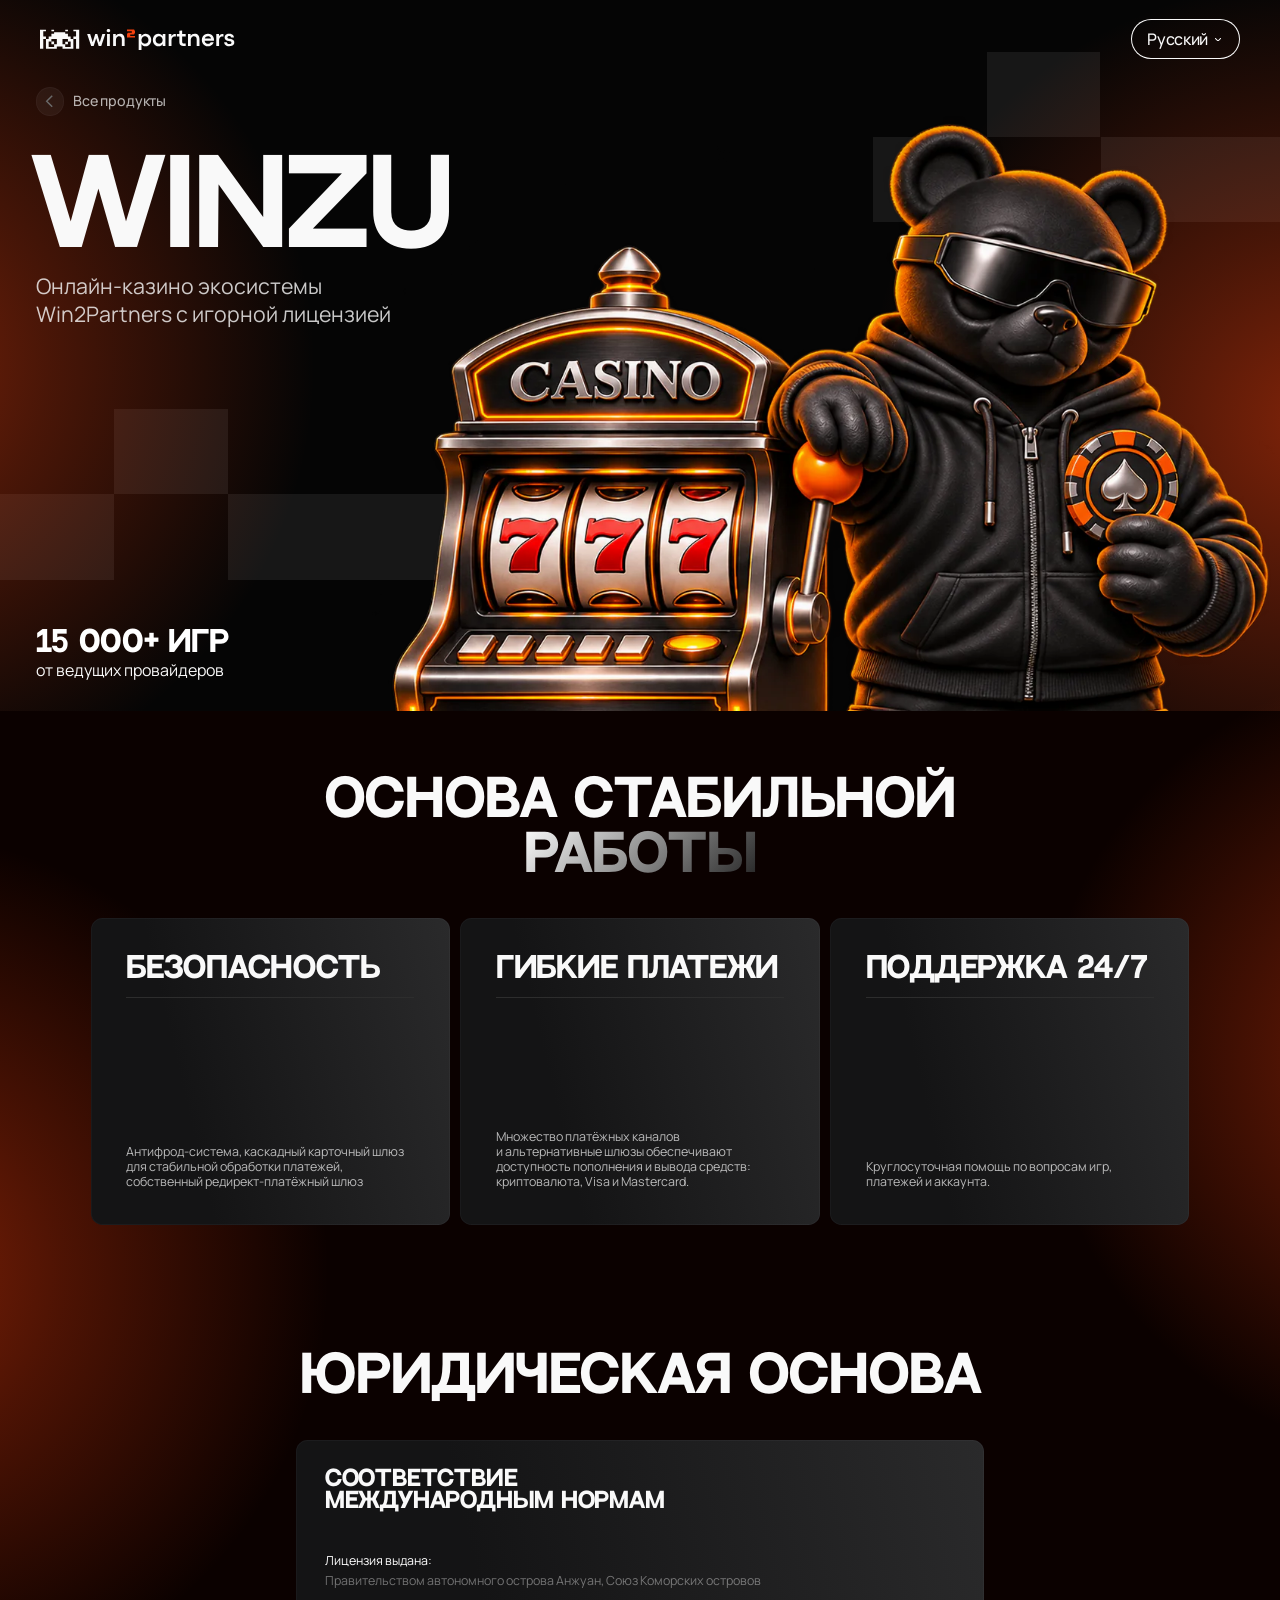
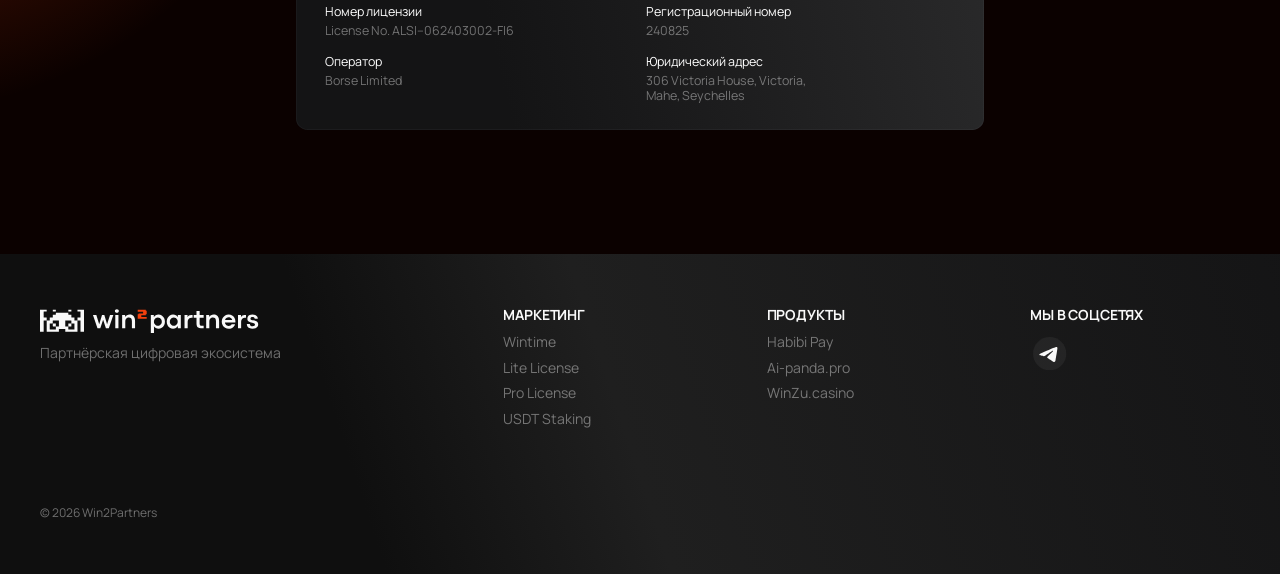
<file: winzu.html>
<!doctype html>
<html lang="ru">
<head>
<meta charset="utf-8">
<meta name="viewport" content="width=device-width, initial-scale=1">
<title>WinZu — онлайн-казино экосистемы Win2Partners</title>
<meta name="description" content="WinZu — онлайн-казино экосистемы Win2Partners с игорной лицензией: 15 000+ игр от ведущих провайдеров, гибкие платежи и поддержка 24/7.">
<meta name="theme-color" content="#0A0A0A">
<link rel="canonical" href="https://win2partners.com/winzu.html">
<link rel="icon" href="assets/favicon.svg" type="image/svg+xml">
<meta property="og:type" content="website">
<meta property="og:site_name" content="Win2Partners">
<meta property="og:locale" content="ru_RU">
<meta property="og:title" content="WinZu — онлайн-казино экосистемы Win2Partners">
<meta property="og:description" content="WinZu — онлайн-казино экосистемы Win2Partners с игорной лицензией: 15 000+ игр от ведущих провайдеров, гибкие платежи и поддержка 24/7.">
<meta property="og:url" content="https://win2partners.com/winzu.html">
<meta property="og:image" content="https://win2partners.com/assets/winzu/og.jpg">
<meta property="og:image:width" content="1440">
<meta property="og:image:height" content="800">
<meta name="twitter:card" content="summary_large_image">
<meta name="twitter:title" content="WinZu — онлайн-казино экосистемы Win2Partners">
<meta name="twitter:description" content="WinZu — онлайн-казино экосистемы Win2Partners с игорной лицензией: 15 000+ игр от ведущих провайдеров, гибкие платежи и поддержка 24/7.">
<meta name="twitter:image" content="https://win2partners.com/assets/winzu/og.jpg">
<link rel="preload" as="image" href="assets/winzu/hero.webp">
<link rel="preconnect" href="https://fonts.googleapis.com">
<link rel="preconnect" href="https://fonts.gstatic.com" crossorigin>
<link rel="stylesheet" href="https://fonts.googleapis.com/css2?family=Manrope:wght@400;500;600;700;800&display=swap">
<link rel="stylesheet" href="css/tokens.css?v=20261110">
<link rel="stylesheet" href="css/components.css?v=20261118">
<link rel="stylesheet" href="css/site.css?v=20261118">
<link rel="stylesheet" href="css/winzu.css?v=20261110b">
</head>
<body>
<div class="w2p-header-fix" data-threshold="700">
  <header class="w2p-header w2p-header--transparent">
    <a class="w2p-lockup" href="index.html" aria-label="Win2Partners — на главную">
      <img src="assets/logo-win2partners.svg" alt="Win2Partners" width="140" height="25">
    </a>
    <div class="w2p-lang">
      <button class="w2p-btn w2p-btn--secondary" type="button" data-lang-toggle aria-expanded="false" aria-haspopup="true" aria-label="Язык интерфейса">
        <span data-lang-label>Русский</span><span class="w2p-btn__chev" aria-hidden="true"><svg width="6" height="3" viewBox="0 0 6 3" fill="none"><path d="M 3 3 L 2.646 3.354 C 2.74 3.447 2.867 3.5 3 3.5 C 3.133 3.5 3.26 3.447 3.354 3.354 L 3 3 Z M 6.354 0.354 C 6.549 0.158 6.549 -0.158 6.354 -0.354 C 6.158 -0.549 5.842 -0.549 5.646 -0.354 L 6 0 L 6.354 0.354 Z M 0.354 -0.354 C 0.158 -0.549 -0.158 -0.549 -0.354 -0.354 C -0.549 -0.158 -0.549 0.158 -0.354 0.354 L 0 0 L 0.354 -0.354 Z M 3 3 L 3.354 3.354 L 6.354 0.354 L 6 0 L 5.646 -0.354 L 2.646 2.646 L 3 3 Z M 0 0 L -0.354 0.354 L 2.646 3.354 L 3 3 L 3.354 2.646 L 0.354 -0.354 L 0 0 Z" fill="currentColor" fill-rule="nonzero"/></svg></span>
      </button>
      <div class="w2p-lang-menu" hidden>
        <button type="button" data-lang="ru" aria-current="true">Русский</button>
        <button type="button" data-lang="en" aria-current="false">English</button>
      </div>
    </div>
  </header>
</div>
<!-- Шапка и подвал стоят снаружи .wz: на десктопе этот элемент несёт зум сетки 1440. -->
<main class="wz wzu">
  <!-- 1. hero -->
  <section class="wz-hero">
    <div class="wz-hero-squares" aria-hidden="true">
      <i class="wz-sq" style="--x:257px;--y:556px;--w:618px;--h:96px"></i>
      <i class="wz-sq" style="--x:128px;--y:460px;--w:128px;--h:96px"></i>
      <i class="wz-sq" style="--x:0px;--y:556px;--w:128px;--h:96px"></i>
      <i class="wz-sq wz-sq--d" style="--x:1239px;--y:154px;--w:618px;--h:96px"></i>
      <i class="wz-sq wz-sq--d" style="--x:1110px;--y:58px;--w:128px;--h:96px"></i>
      <i class="wz-sq wz-sq--d" style="--x:982px;--y:154px;--w:128px;--h:96px"></i>
    </div>
    <div class="wz-glow wz-glow--hl" aria-hidden="true"></div>
    <div class="wz-glow wz-glow--hr" aria-hidden="true"></div>
    <div class="wz-hero-copy">
      <a class="wz-crumb" href="index.html#catalogue"><span class="w2p-arrow w2p-arrow--left" aria-hidden="true"><svg viewBox="0 0 3 6" fill="none"><path d="M 0.354 0.354 L 3 3 L 0.354 5.646" stroke="currentColor" stroke-width="0.7" fill="none"/></svg></span><span>Все&nbsp;продукты</span></a>
      <div class="wz-hero-text">
        <h1 class="wz-d wz-hero-title">WinZu</h1>
        <p class="wz-hero-sub">Онлайн-казино экосистемы<br class="wz-br-d"> Win2Partners с&nbsp;игорной лицензией</p>
      </div>
    </div>
    <div class="wz-hero-art" role="img" aria-label="Медведь WinZu с фишкой казино"></div>
    <div class="wz-hero-stat">
      <b class="wz-d">15 000+ игр</b>
      <span>от&nbsp;ведущих&nbsp;провайдеров</span>
    </div>
  </section>

  <!-- 2. основа стабильной работы: на десктопе карточка по наведению заливается
       оранжевым, текст поднимается и снизу выезжает иконка (фрейм «Frame 267»). -->
  <section class="wz-sec wz-feat" aria-labelledby="wz-feat-title">
    <div class="wz-glow wz-glow--feat" aria-hidden="true"></div>
    <h2 class="wz-d wz-h2 wz-feat-title w2p-rise" id="wz-feat-title">Основа стабильной <span class="wz-grad">работы</span></h2>
    <div class="wz-cards">
      <article class="wz-card w2p-rise" style="--ih:49px;--ih-m:20px">
        <div class="wz-card-head"><h3 class="wz-d">Безопасность</h3></div>
        <p class="wz-card-text">Антифрод-система, каскадный карточный шлюз для&nbsp;стабильной обработки платежей, собственный редирект-платёжный шлюз</p>
        <div class="wz-card-icon" aria-hidden="true"><svg class="wz-star" viewBox="0 0 49 49" fill="none"><path d="M9.8 19.6H19.6V0H29.4V19.6H39.2V29.4H29.4V49H19.6V29.4H9.8V19.6ZM0 9.8H9.8V19.6H0V9.8ZM39.2 9.8H49V19.6H39.2V9.8ZM0 29.4H9.8V39.2H0V29.4ZM39.2 29.4H49V39.2H39.2V29.4Z" fill="currentColor"/></svg></div>
      </article>
      <article class="wz-card w2p-rise" data-reveal-delay="90" style="--ih:69px;--ih-m:40px">
        <div class="wz-card-head"><h3 class="wz-d">Гибкие платежи</h3></div>
        <p class="wz-card-text">Множество платёжных каналов и&nbsp;альтернативные шлюзы обеспечивают доступность пополнения и&nbsp;вывода средств: криптовалюта, Visa и&nbsp;Mastercard.</p>
        <div class="wz-card-icon wz-pay">
          <img src="assets/winzu/pay-visa.webp" alt="Visa" width="68" height="65" loading="lazy">
          <img src="assets/winzu/pay-mastercard.webp" alt="Mastercard" width="68" height="65" loading="lazy">
          <img src="assets/winzu/pay-crypto.webp" alt="Криптовалюта" width="68" height="69" loading="lazy">
        </div>
      </article>
      <article class="wz-card w2p-rise" data-reveal-delay="180" style="--ih:49px;--ih-m:20px">
        <div class="wz-card-head"><h3 class="wz-d">Поддержка 24/7</h3></div>
        <p class="wz-card-text">Круглосуточная помощь по&nbsp;вопросам игр, платежей и&nbsp;аккаунта.</p>
        <div class="wz-card-icon" aria-hidden="true"><svg class="wz-star" viewBox="0 0 49 49" fill="none"><path d="M9.8 19.6H19.6V0H29.4V19.6H39.2V29.4H29.4V49H19.6V29.4H9.8V19.6ZM0 9.8H9.8V19.6H0V9.8ZM39.2 9.8H49V19.6H39.2V9.8ZM0 29.4H9.8V39.2H0V29.4ZM39.2 29.4H49V39.2H39.2V29.4Z" fill="currentColor"/></svg></div>
      </article>
    </div>
  </section>

  <!-- 3. юридическая основа -->
  <section class="wz-sec wz-legal" aria-labelledby="wz-legal-title">
    <div class="wz-glow wz-glow--legal" aria-hidden="true"></div>
    <h2 class="wz-d wz-h2 w2p-rise" id="wz-legal-title">Юридическая основа</h2>
    <div class="wz-legal-card w2p-rise" data-reveal-delay="90">
      <h3 class="wz-d">Соответствие международным нормам</h3>
      <dl class="wz-legal-grid">
        <div class="wz-legal-wide"><dt>Лицензия выдана:</dt><dd>Правительством автономного острова Анжуан, Союз Коморских островов</dd></div>
        <div><dt>Номер лицензии</dt><dd>License No. ALSI–062403002-FI6</dd></div>
        <div><dt>Регистрационный номер</dt><dd>240825</dd></div>
        <div><dt>Оператор</dt><dd>Borse Limited</dd></div>
        <div><dt>Юридический адрес</dt><dd>306&nbsp;Victoria House, Victoria,<br>Mahe, Seychelles</dd></div>
      </dl>
    </div>
  </section>
</main>
<footer class="w2p-footer">
  <div class="w2p-footer-grid">
    <div class="w2p-footer-brand">
      <div>
        <a class="w2p-lockup" href="index.html" aria-label="Win2Partners — на главную">
          <img src="assets/logo-win2partners.svg" alt="Win2Partners" width="140" height="25">
        </a>
        <span class="w2p-footer-tagline">Партнёрская цифровая экосистема</span>
      </div>
      <span class="w2p-footer-legal">© 2026 Win2Partners</span>
    </div>
    <div class="w2p-footer-col">
      <div>
        <span class="w2p-footer-h">Маркетинг</span>
        <ul>
        <li><a href="wintime.html">Wintime</a></li>
        <li><a href="lite.html">Lite License</a></li>
        <li><a href="pro.html">Pro License</a></li>
        <li><a href="staking.html">USDT Staking</a></li>
        </ul>
      </div>
    </div>
    <div class="w2p-footer-col">
      <div>
        <span class="w2p-footer-h">Продукты</span>
        <ul>
        <li><a href="habibi.html">Habibi Pay</a></li>
        <li><a href="ai-panda.html">Ai-panda.pro</a></li>
        <li><a href="winzu.html" aria-current="page">WinZu.casino</a></li>
        </ul>
      </div>
    </div>
    <div class="w2p-footer-social">
      <span class="w2p-footer-h">мы в соцсетях</span>
      <a href="https://t.me/win2partners" target="_blank" rel="noreferrer noopener" aria-label="Telegram Win2Partners">
        <svg width="33.333" height="33.333" viewBox="0 0 33.333 33.333" fill="none" aria-hidden="true">
          <path d="M 16.667 0 C 7.467 0 0 7.467 0 16.667 C 0 25.867 7.467 33.333 16.667 33.333 C 25.867 33.333 33.333 25.867 33.333 16.667 C 33.333 7.467 25.867 0 16.667 0 Z" fill="#fff" fill-opacity=".05"/>
          <path d="M 24.4 11.333 C 24.15 13.967 23.067 20.367 22.517 23.317 C 22.283 24.567 21.817 24.983 21.383 25.033 C 20.417 25.117 19.683 24.4 18.75 23.783 C 17.283 22.817 16.45 22.217 15.033 21.283 C 13.383 20.2 14.45 19.6 15.4 18.633 C 15.65 18.383 19.917 14.5 20 14.15 C 20.012 14.097 20.01 14.042 19.996 13.99 C 19.981 13.937 19.954 13.889 19.917 13.85 C 19.817 13.767 19.683 13.8 19.567 13.817 C 19.417 13.85 17.083 15.4 12.533 18.467 C 11.867 18.917 11.267 19.15 10.733 19.133 C 10.133 19.117 9 18.8 8.15 18.517 C 7.1 18.183 6.283 18 6.35 17.417 C 6.383 17.117 6.8 16.817 7.583 16.5 C 12.45 14.383 15.683 12.983 17.3 12.317 C 21.933 10.383 22.883 10.05 23.517 10.05 C 23.65 10.05 23.967 10.083 24.167 10.25 C 24.436 10.466 24.409 10.875 24.405 11.22 C 24.404 11.259 24.403 11.297 24.4 11.333 Z" fill="var(--text-primary)"/>
        </svg>
      </a>
    </div>
  </div>
</footer>
<script src="js/i18n.js?v=20261110d"></script>
<script src="js/common.js?v=20261110"></script>
<script src="js/winzu.js?v=20261106"></script>
</body>
</html>
</file>
<file: css/tokens.css>
/* Win2Partners — design tokens.
   Значения перенесены из Figma-хэндоффа (project/tokens/*.css) без изменений. */

/* Manrope подключается <link>'ом в <head> страниц (раньше был @import — блокировал весь tokens.css). */

@font-face{font-family:"Neutral Face";src:url('../fonts/NeutralFace.otf') format('opentype');font-weight:400;font-style:normal;font-display:swap}
@font-face{font-family:"Neutral Face";src:url('../fonts/NeutralFace-Bold.otf') format('opentype');font-weight:700;font-style:normal;font-display:swap}

:root{
/* --- базовая палитра --- */
--w2p-black:rgb(11,1,0);
--w2p-ink-900:rgb(15,15,15);
--w2p-ink-850:rgb(20,20,21);
--w2p-ink-800:rgb(31,31,31);
--w2p-ink-700:rgb(43,43,44);
--w2p-ink-600:rgb(46,46,46);
--w2p-ink-500:rgb(37,37,37);
--w2p-orange:rgb(243,64,13);
--w2p-cream:rgb(234,232,201);
--w2p-white:rgb(255,255,255);
--w2p-light-500:rgb(249,249,249);
--w2p-grey-400:rgb(153,153,153);
--w2p-grey-200:rgb(217,217,217);
--w2p-periwinkle:rgb(217,220,233);
--w2p-green:rgb(42,210,83);

/* --- альфа-рампы --- */
--w2p-white-05:rgba(255,255,255,0.05);
--w2p-white-20:rgba(255,255,255,0.2);
--w2p-white-40:rgba(255,255,255,0.4);
--w2p-white-50:rgba(255,255,255,0.5);
--w2p-light-80:rgba(249,249,249,0.8);
--w2p-periwinkle-04:rgba(217,220,233,0.04);
--w2p-periwinkle-30:rgba(217,220,233,0.3);

/* --- семантические алиасы --- */
--surface-page:var(--w2p-black);
--surface-card:linear-gradient(76.677deg,rgb(20,20,21) 28.68%,rgb(43,43,44) 103.17%);
--surface-card-tall:linear-gradient(60.258deg,rgb(20,20,21) 44.26%,rgb(43,43,44) 136.94%);
--surface-chrome:linear-gradient(85.583deg,rgb(15,15,15) 29.50%,rgb(31,31,31) 49.64%,rgb(20,20,21) 102.94%);
--surface-footer:linear-gradient(71.749deg,rgb(15,15,15) 27.87%,rgb(31,31,31) 48.58%,rgb(20,20,21) 103.40%);
--surface-tag:var(--w2p-periwinkle-30);
--surface-social:var(--w2p-white-05);

--text-primary:var(--w2p-light-500);
--text-secondary:var(--w2p-light-80);
--text-muted:var(--w2p-white-40);
--text-accent:var(--w2p-orange);
--text-display-cream:var(--w2p-cream);

--border-card:var(--w2p-periwinkle-04);
--border-outline:var(--w2p-light-500);
--border-rule:var(--w2p-ink-600);

--accent-primary:var(--w2p-orange);
--accent-glow:var(--w2p-orange);

/* --- типографика --- */
--font-display:"Neutral Face",-apple-system,BlinkMacSystemFont,"Segoe UI",Roboto,"Helvetica Neue",Arial,sans-serif;
--font-text:"Manrope",-apple-system,BlinkMacSystemFont,"Segoe UI",Roboto,"Helvetica Neue",Arial,sans-serif;
--font-mono:"Home Video","Manrope",ui-monospace,monospace;

--fw-regular:400;
--fw-medium:500;
--fw-semibold:600;
--fw-bold:700;

--ls-tight:-0.02em;
--ls-label:-0.01em;
--ls-tag:0.01em;

/* --- радиусы и эффекты --- */
--radius-token:4px;
--radius-card:13px;
--radius-pill:100px;
--radius-blob:1000px;

--shadow-card-border:inset 0 0 0 1px rgba(217,220,233,0.04);
--shadow-card-border-hover:inset 0 0 0 1px rgba(217,220,233,0.12);
--shadow-outline-button:inset 0 0 0 1px rgb(249,249,249);
--shadow-rule:inset 0 0 0 0.5px rgb(46,46,46),0 0 0 0.5px rgb(46,46,46);
--shadow-token-chip:inset 0 0 0 0.5px rgba(255,255,255,0.2);

--blur-card:blur(62.8px);
--blur-chrome:blur(50px);

--glow-opacity:0.52;

--ease-standard:cubic-bezier(0.4,0,0.2,1);
--reveal-ease:cubic-bezier(0.22,0.61,0.36,1);
--duration-fast:150ms;
--duration-base:220ms;
}
</file>
<file: css/components.css>
/* Win2Partners — базовые стили и компоненты дизайн-системы.
   Перенос React-компонентов хэндоффа (project/components/**) на классы:
   Button, ArrowIcon, Wintime, ProductCard, TariffCard, Header, Footer. */

/* ---------- reset / base ---------- */
/* overflow-x ОБЯЗАТЕЛЬНО clip, а не hidden: hidden делает элемент scroll-контейнером
   и молча ломает position:sticky на закреплённом hero страницы Wintime. */
html{overflow-x:clip;scroll-behavior:auto}
body{margin:0;overflow-x:clip;background:var(--surface-page);color:var(--text-primary);
  font-family:var(--font-text);-webkit-font-smoothing:antialiased;
  text-rendering:optimizeLegibility}
*,*::before,*::after{box-sizing:border-box}
img{max-width:100%}
a{color:var(--accent-primary);text-decoration:none}
a,button,[role="button"],summary,label[for],select{cursor:pointer}
a[href=""],button:disabled,[aria-disabled="true"]{cursor:default}
:focus-visible{outline:2px solid var(--accent-primary);outline-offset:3px;border-radius:4px}
.visually-hidden{position:absolute;width:1px;height:1px;padding:0;margin:-1px;overflow:hidden;
  clip:rect(0 0 0 0);white-space:nowrap;border:0}

/* ---------- Button (figma 1:72) ---------- */
.w2p-btn{position:relative;display:inline-flex;flex-direction:row;gap:4px;
  justify-content:center;align-items:center;flex-wrap:nowrap;width:fit-content;
  border:none;border-radius:var(--radius-pill);cursor:pointer;text-decoration:none;
  font-family:var(--font-text);font-weight:500;font-size:16px;line-height:1;
  letter-spacing:var(--ls-tight);color:var(--text-primary);white-space:nowrap;
  transition:opacity var(--duration-base) var(--ease-standard),
             background-color var(--duration-base) var(--ease-standard)}
.w2p-btn:hover{opacity:.8;color:var(--text-primary)}
.w2p-btn:disabled,.w2p-btn[aria-disabled="true"]{opacity:.4;cursor:default}
.w2p-btn--primary{padding:16px 24px;background:var(--accent-primary);box-shadow:none}
.w2p-btn--secondary{padding:12px 16px;background:transparent;box-shadow:var(--shadow-outline-button)}
/* Метка и шеврон не растягиваются: когда кнопке задают более высокий бокс
   (пилюля в шапке тянется на высоту хрома), растянутые дети прижимают контент вверх. */
.w2p-btn__chev{position:relative;width:12px;height:12px;flex-shrink:0;
  display:flex;align-items:center;justify-content:center}
.w2p-btn__chev svg{display:block}
.w2p-btn--block{width:100%;align-self:stretch}

/* ---------- ArrowIcon (figma 1:20) ---------- */
.w2p-arrow{width:20px;height:20px;overflow:hidden;border-radius:var(--radius-pill);
  background-color:var(--w2p-white-05);box-shadow:var(--shadow-card-border);
  display:flex;align-items:center;justify-content:center;position:relative;
  color:rgb(106,106,106);flex-shrink:0}
.w2p-arrow svg{width:34%;height:44%}
.w2p-arrow--left svg{transform:rotate(180deg)}

/* ---------- Wintime mark (figma 1:69) ---------- */
.w2p-token{width:10.567px;height:10.567px;overflow:hidden;flex-shrink:0;position:relative;
  border-radius:var(--radius-pill);color:var(--w2p-white);
  background:linear-gradient(180deg,rgba(255,255,255,.5) 0%,rgba(255,255,255,.2) 100%);
  box-shadow:var(--shadow-token-chip)}
.w2p-token svg{position:absolute;left:18.33%;top:29.17%;width:63.3%;height:41.7%}

/* ---------- ProductCard (figma 1:23) ---------- */
.w2p-pc{position:relative;width:100%;max-width:560px;min-height:93px;overflow:hidden;
  border-radius:var(--radius-card);background:var(--surface-card);
  -webkit-backdrop-filter:var(--blur-card);backdrop-filter:var(--blur-card);
  box-shadow:var(--shadow-card-border);display:flex;flex-direction:row;gap:40px;
  padding:0 20px 0 12px;align-items:center;flex-wrap:nowrap;text-decoration:none;
  transition:box-shadow var(--duration-base) var(--ease-standard)}
.w2p-pc:hover{box-shadow:var(--shadow-card-border-hover)}
.w2p-pc--static{cursor:default}
/* плашка «Скоро» вместо шеврона (figma 2259:3737) */
.w2p-pc-tag{flex-shrink:0;display:inline-flex;align-items:center;justify-content:center;
  padding:2px 12px 4px;border-radius:100px;background:rgba(217,220,233,.3);
  font-weight:600;font-size:14px;line-height:normal;letter-spacing:-.02em;
  color:var(--text-primary);white-space:nowrap}
.w2p-pc-inner{position:relative;display:flex;flex-direction:row;gap:20px;
  align-items:flex-start;flex-wrap:nowrap;flex-grow:1;align-self:stretch}
.w2p-pc-media{position:relative;width:136.5px;overflow:hidden;flex-shrink:0;align-self:stretch}
.w2p-pc-media>span{position:absolute;inset:0;display:block;
  background-position:center;background-repeat:no-repeat;background-size:contain;
  transition:transform 420ms var(--ease-standard)}
.w2p-pc-media>span.is-cover{left:0;top:-1px;width:136px;height:100%;inset:auto;
  background-size:cover}
.w2p-pc:hover .w2p-pc-media>span{transform:scale(1.06)}
.w2p-pc-body{position:relative;display:flex;flex-direction:column;gap:10px;padding:18px 0;
  align-items:flex-start;flex-grow:1;align-self:stretch;width:100%}
.w2p-pc-text{display:contents}
.w2p-pc-title{align-self:stretch;font-weight:700;font-size:18px;line-height:1;
  letter-spacing:var(--ls-label);color:var(--text-primary);text-transform:uppercase;margin:0}
.w2p-pc-desc{align-self:stretch;font-weight:400;font-size:14px;line-height:1.2;
  color:var(--text-muted);white-space:pre-line;margin:0}

/* ---------- TariffCard (figma 1:79) ---------- */
.w2p-tc{position:relative;width:100%;overflow:hidden;border-radius:var(--radius-card);
  background:var(--surface-card-tall);
  -webkit-backdrop-filter:var(--blur-card);backdrop-filter:var(--blur-card);
  box-shadow:var(--shadow-card-border);display:flex;flex-direction:column;gap:32px;
  padding:24px;align-items:flex-start}
.w2p-tc-head{display:flex;flex-direction:column;gap:16px;align-self:stretch}
.w2p-tc-title{display:flex;flex-direction:row;gap:12px;align-items:center;height:32px;align-self:stretch}
.w2p-tc-name{font-weight:700;font-size:32px;line-height:1;letter-spacing:var(--ls-label);
  color:var(--text-primary);text-transform:uppercase;white-space:nowrap;margin:0}
.w2p-tc-price{height:26px;border-radius:var(--radius-pill);background-color:var(--surface-tag);
  display:flex;align-items:center;justify-content:center;padding:2px 12px;
  font-weight:600;font-size:16px;line-height:100%;letter-spacing:var(--ls-tag);
  color:var(--text-primary);white-space:nowrap}
.w2p-tc-price--accent{background-color:var(--accent-primary)}
.w2p-tc-rule{height:0;box-shadow:var(--shadow-rule);align-self:stretch}
.w2p-tc-rows{display:flex;flex-direction:column;gap:16px;align-self:stretch}
.w2p-tc-row{display:flex;flex-direction:row;gap:4px;align-items:flex-start;align-self:stretch}
.w2p-tc-row--token{gap:6px}
.w2p-tc-lead{display:flex;flex-direction:row;gap:4px;align-items:center}
.w2p-tc-label{font-weight:400;font-size:14px;line-height:1.2;color:var(--text-muted);white-space:nowrap}
.w2p-tc-value{font-weight:600;font-size:14px;line-height:1.2;color:var(--text-primary);white-space:nowrap}

/* ---------- Header (figma 1:5) ---------- */
/* Шапка фиксирована на всю страницу и НЕ несёт фона над первым экраном —
   цвет страницы она принимает только когда hero прокручен. */
.w2p-header-fix{position:fixed;left:0;top:0;width:100%;z-index:50;
  background-color:transparent;transition:background-color 260ms var(--reveal-ease)}
.w2p-header-fix.is-solid{background-color:var(--surface-page)}
.w2p-header{position:relative;width:100%;height:clamp(78px,5.4vw,108px);
  background:var(--surface-chrome);
  -webkit-backdrop-filter:var(--blur-chrome);backdrop-filter:var(--blur-chrome);
  display:flex;flex-direction:row;padding:clamp(19px,1.39vw,27px) var(--site-gutter,40px);
  justify-content:space-between;align-items:center}
.w2p-header--transparent{background:transparent;-webkit-backdrop-filter:none;backdrop-filter:none}
.w2p-lockup{display:inline-flex;cursor:pointer;text-decoration:none}
.w2p-lockup img{height:clamp(18px,1.74vw,34px);width:auto;display:block}
.w2p-lang{position:relative;align-self:stretch;display:flex}
.w2p-lang>.w2p-btn{align-self:stretch}
@media (max-width:1200px){.w2p-lang>.w2p-btn{font-size:14px}} /* figma 768/375: 14px, 104×38 */
.w2p-lang-menu{position:absolute;top:calc(100% + 8px);right:0;min-width:140px;z-index:20;
  border-radius:13px;overflow:hidden;padding:4px;background:var(--surface-card);
  -webkit-backdrop-filter:var(--blur-card);backdrop-filter:var(--blur-card);
  box-shadow:var(--shadow-card-border);display:flex;flex-direction:column;gap:2px}
.w2p-lang-menu[hidden]{display:none}
.w2p-lang-menu button{border:none;background:transparent;border-radius:10px;padding:10px 12px;
  text-align:left;cursor:pointer;font-family:var(--font-text);font-weight:500;font-size:16px;
  letter-spacing:var(--ls-tight);color:var(--text-muted);
  transition:color var(--duration-fast) var(--ease-standard),
             background var(--duration-fast) var(--ease-standard)}
.w2p-lang-menu button:hover{color:var(--text-primary)}
.w2p-lang-menu button[aria-current="true"]{background:var(--w2p-white-05);color:var(--text-primary)}

/* ---------- Footer (figma 1:31) ---------- */
.w2p-footer{position:relative;width:100%;background:var(--surface-footer);
  display:flex;flex-direction:column;gap:16px;
  padding:clamp(40px,4.17vw,84px) var(--site-gutter,40px);
  justify-content:center;align-items:center}
.w2p-footer-grid{position:relative;display:flex;flex-direction:row;flex-wrap:wrap;
  gap:clamp(28px,4.17vw,84px);align-items:flex-start;align-self:stretch}
.w2p-footer-brand{display:flex;flex-direction:column;justify-content:space-between;
  align-items:flex-start;flex-grow:1;min-width:240px;gap:24px;align-self:stretch}
.w2p-footer-brand>div{display:flex;flex-direction:column;gap:12px;align-items:flex-start;align-self:stretch}
.w2p-footer-brand img{height:25px;width:auto;display:block}
.w2p-footer-tagline{font-weight:400;font-size:14px;line-height:1.2;color:var(--text-muted)}
.w2p-footer-legal{font-weight:400;font-size:12px;line-height:1.2;color:var(--text-muted);
  white-space:nowrap;text-decoration:none}
.w2p-footer-col{position:relative;width:210px;flex-shrink:0;display:flex;flex-direction:column;
  gap:clamp(28px,4.17vw,60px);justify-content:flex-start;align-items:flex-start;align-self:flex-start}
/* figma: заголовок → первая ссылка 30px, шаг ссылок 26px (desktop) / 34 и 30 (tablet, mobile) */
.w2p-footer-col>div{display:flex;flex-direction:column;gap:12px;align-self:stretch}
.w2p-footer-col ul{display:flex;flex-direction:column;gap:9px;align-self:stretch;
  list-style:none;margin:0;padding:0}
.w2p-footer-col li{font-size:14px;line-height:16.8px}
.w2p-footer-h{font-weight:700;font-size:14px;line-height:1;letter-spacing:var(--ls-label);
  color:var(--text-primary);text-transform:uppercase}
.w2p-footer-col a{font-weight:400;font-size:14px;line-height:1.2;color:var(--text-muted);
  text-decoration:none;transition:color var(--duration-base) var(--ease-standard)}
.w2p-footer-col a:hover{color:var(--text-primary)}
.w2p-footer-social{position:relative;width:210px;display:flex;flex-direction:column;gap:12px;
  justify-content:flex-start;align-items:flex-start;flex-shrink:0;align-self:flex-start}
.w2p-footer-social a{display:flex;align-items:center;justify-content:center;
  width:40px;height:40px;border-radius:var(--radius-pill);
  transition:opacity var(--duration-base) var(--ease-standard)}
.w2p-footer-social a:hover{opacity:.8}
.w2p-footer-social svg{display:block;width:33.333px;height:33.333px}
/* Desktop: колонка бренда держит высоту макета (213), © прижат к низу */
@media (min-width:1201px){.w2p-footer-grid{min-height:213px}}
/* Tablet (figma Web 768): слева бренд + © под слоганом + соцсети внизу, справа две колонки по 180 */
@media (max-width:1200px){
  .w2p-footer{padding:40px var(--site-gutter,32px)}
  .w2p-footer-grid{display:grid;grid-template-columns:minmax(0,1fr) 180px 180px;
    grid-template-areas:"brand mk pr" "social mk pr";column-gap:32px;row-gap:40px}
  .w2p-footer-brand{grid-area:brand;justify-content:flex-start;min-width:0;align-self:start}
  .w2p-footer-col:nth-of-type(2){grid-area:mk}
  .w2p-footer-col:nth-of-type(3){grid-area:pr}
  .w2p-footer-col{width:auto}
  .w2p-footer-col>div{gap:16px}
  .w2p-footer-col ul{gap:13px}
  .w2p-footer-social{grid-area:social;align-self:end;width:auto}
}
/* Mobile (figma 375): всё в одну колонку, шаг блоков 32 */
@media (max-width:767px){
  .w2p-footer{padding:32px var(--site-gutter,16px)}
  .w2p-footer-grid{grid-template-columns:minmax(0,1fr);
    grid-template-areas:"brand" "mk" "pr" "social";row-gap:32px}
  .w2p-footer-social{align-self:start}
}
</file>
<file: css/site.css>
/* Win2Partners — раскладка сайта (главная + Wintime).
   Дизайн в Figma нарисован на сетке 1440px; всё ниже выражено относительно этой
   ссылки, поэтому страница масштабируется вверх на больших экранах и перетекает
   на планшете/мобильном.
   Брейкпоинты: ≥1440 масштабирование · 1200–1440 гибкий десктоп · 768–1200 планшет · ≥375 мобильный. */

:root{
  --site-gutter:40px; /* figma: 40 desktop · 32 tablet · 16 mobile (см. медиа ниже) */
  --site-col:min(560px,100%);
  --site-col-wide:min(1360px,100%);
  --site-col-text:min(704px,100%);
  --fs-marquee:clamp(64px,11.94vw,240px);
  --fs-hero:clamp(56px,8.9vw,178px);
  --fs-section:clamp(30px,3.89vw,78px);
  --fs-lead:clamp(16px,1.67vw,33px);
  --fs-body-lg:clamp(15px,1.25vw,25px);
  --hero-h:clamp(460px,55.5vw,1110px);
  /* Карусель подарков считается от нижней границы заголовка, а не от процента
     высоты экрана: при 900px и ниже плитка наезжала на вторую строку заголовка. */
  --orbit-tile:min(clamp(190px,26.6vw,383px),42vh);
  --orbit-top:calc(clamp(78px,5.4vw,108px) + 5vh + 2.2 * var(--fs-section)
    + 64px + var(--orbit-tile) / 2);
  --section-pad:clamp(100px,10.4vw,150px);
  /* Единый вертикальный ритм между блоками: 100 на мобильном, 140–150 выше. */
  --w2p-block:clamp(100px,10.4vw,150px);
}
@media (max-width:1200px){:root{--site-gutter:32px}}
@media (max-width:767px){:root{--site-gutter:16px}}

.w2p-page{width:100%;display:flex;flex-direction:column;align-items:stretch}
.w2p-section{position:relative;overflow:clip;overflow-clip-margin:520px;
  background-color:var(--surface-page);display:flex;flex-direction:column;align-items:center;
  gap:clamp(32px,4.17vw,84px);padding:var(--section-pad) var(--site-gutter)}
/* Каталог идёт сразу за hero — 100px верхнего паддинга из макета читаются как
   мёртвый зазор после того, как диск hero в него ужался, поэтому он подтянут. */
.w2p-section--first{padding-top:clamp(20px,2.4vw,48px)}
/* Низ каталога — 100 при 1440, как в макете (общий --section-pad давал 150). */
.w2p-section--first{padding-bottom:clamp(100px,6.94vw,139px)}
.w2p-col{width:var(--site-col);display:flex;flex-direction:column;gap:16px}
.w2p-col--center{align-items:center;gap:12px}
.w2p-eyebrow{font-weight:700;font-size:14px;line-height:1;letter-spacing:var(--ls-label);
  color:var(--text-accent);text-transform:uppercase}
.w2p-cards{display:flex;flex-direction:column;gap:12px}
.w2p-display{font-family:var(--font-display);font-weight:700;text-transform:uppercase;
  line-height:1.1;color:var(--text-primary);margin:0;text-wrap:pretty}
.w2p-display--section{font-size:var(--fs-section)}
.w2p-display--hero{font-size:var(--fs-hero);line-height:1}
.w2p-display--dim{color:rgba(249,249,249,.32)}
/* margin:0 обязателен: это <p>, и браузерный отступ в 1em отбрасывал подзаголовок
   от заголовка hero на лишние 24px поверх заданного макетом gap. */
.w2p-lead{font-weight:400;font-size:var(--fs-lead);line-height:1.3;
  color:var(--text-secondary);margin:0}
.w2p-body{font-weight:400;font-size:var(--fs-body-lg);line-height:1.3;color:var(--text-secondary);margin:0}
.w2p-center{text-align:center}

/* ---- появление: одно лёгкое всплытие на элемент, текст и карточки одинаково ---- */
.w2p-rise{opacity:0;transform:translateY(16px);
  transition:opacity 680ms var(--reveal-ease),transform 680ms var(--reveal-ease)}
.w2p-rise.is-in{opacity:1;transform:none}
@media (prefers-reduced-motion:reduce){
  .w2p-rise{opacity:1!important;transform:none!important;transition:none}
}

/* ---- свечение: всегда нижний слой, всегда выходит за края ---- */
.w2p-glowfield{position:absolute;inset:0;overflow:visible;z-index:0;pointer-events:none}
.w2p-glow{position:absolute;opacity:var(--glow-opacity);scale:1.45;mix-blend-mode:screen;
  background:radial-gradient(closest-side,var(--accent-primary) 0%,rgba(243,64,13,.55) 42%,rgba(243,64,13,0) 100%);
  transform:rotate(-71.14deg)}
.w2p-above{position:relative;z-index:1}

/* ---- hero главной ---- */
.w2p-hero{position:relative;width:100%;height:var(--hero-h);overflow:hidden;
  background-color:var(--surface-page)}
.w2p-hero-disc{position:absolute;z-index:1;left:50%;top:-13.9vw;width:136.1%;height:66.7vw;
  min-height:var(--hero-h);transform:translateX(-50%);border-radius:50%;overflow:hidden;
  will-change:transform}
/* В макете артворк 1440×800 стоит в точке 294,200 внутри диска 1960×960 —
   то есть 73.5% × 83.3% в 15%,20.8%. Если растянуть арт на диск, фигура раздувается. */
.w2p-hero-plate{position:absolute;z-index:2;left:15%;top:20.83%;width:73.47%;height:83.33%;
  background-position:center 42%;background-size:cover;background-repeat:no-repeat}
/* Подложка заполняет диск, поэтому доходит до обоих краёв экрана (диск шире вьюпорта),
   и её режет нижняя дуга круга — эта дуга с чёрным под ней и есть форма первого экрана. */
.w2p-hero-back{position:absolute;inset:0;z-index:0;
  background:url(../assets/hero-clouds-wide.webp) center/cover no-repeat}
.w2p-hero-front{background-image:url(../assets/hero-panda-front.webp);pointer-events:none}
/* Отступ от ВЕРХНЕГО края диска (он отрицательный), чтобы верх первой строки попадал
   под фиксированную шапку, а не проходил сквозь лого. */
.w2p-marquee-rows{position:absolute;z-index:1;left:0;right:0;top:calc(13.9vw + 88px);
  display:flex;flex-direction:column;gap:0;font-size:var(--fs-marquee)}
.w2p-marquee{overflow:hidden;height:1.06em}
.w2p-marquee+.w2p-marquee{margin-top:-.16em}
.w2p-marquee>div{display:flex;width:max-content}
.w2p-marquee span{font-family:var(--font-display);font-weight:700;font-size:1em;line-height:1.06;
  letter-spacing:-.01em;color:var(--w2p-cream);text-transform:uppercase;white-space:nowrap;display:block}
@keyframes w2p-marquee-l{from{transform:translateX(0)}to{transform:translateX(-50%)}}
@keyframes w2p-marquee-r{from{transform:translateX(-50%)}to{transform:translateX(0)}}
@media (prefers-reduced-motion:reduce){
  .w2p-marquee>div{animation:none!important}
}

/* ---- hero Wintime (покадровая прокрутка) ---- */
/* «Все продукты» по макету: Manrope 500 16 при 70% белого, кружок 32 white/0.05
   с серой стрелкой (база .w2p-arrow), зазор 10; до заголовка 40 (32 + gap 8). */
.w2p-crumb{display:inline-flex;align-items:center;gap:10px;margin-bottom:clamp(24px,2.2vw,44px);
  background:none;border:0;padding:0;font-family:var(--font-text);font-weight:500;
  font-size:16px;line-height:1.3;letter-spacing:var(--ls-label);color:rgba(249,249,249,.7);
  text-decoration:none;align-self:flex-start;
  transition:opacity var(--duration-base) var(--ease-standard)}
.w2p-crumb:hover{opacity:.7;color:rgba(249,249,249,.7)}
.w2p-crumb .w2p-arrow{width:32px;height:32px}
.w2p-crumb .w2p-arrow svg{width:16%;height:31%}
.w2p-vhero{position:relative;width:100%;z-index:0;height:300vh}
.w2p-vhero-pin{position:sticky;top:0;height:100vh;overflow:hidden;background-color:var(--surface-page)}
.w2p-vhero-canvas{position:absolute;inset:0;width:100%;height:100%;display:block;will-change:opacity}
/* Портретные планшет/мобильный рисуют статичный рендер из макета (js/wintime.js) — постер-кадр ролика не нужен */
@media (max-width:1200px) and (orientation:portrait){.w2p-vhero-pin{background-image:none!important}}
/* Верх «Все продукты» — 98 от верха экрана, как в макете (было 14.7vh ≈ 132 при 900). */
.w2p-vhero-copy{position:absolute;left:var(--site-gutter);right:var(--site-gutter);top:max(98px,10.9vh);
  display:flex;flex-direction:column;gap:8px;will-change:transform,opacity}
/* Ширина в em: 318 при кегле 18, как в макете, — тот же перенос на любом кегле. */
.w2p-vhero-note{position:absolute;left:var(--site-gutter);bottom:5vh;width:min(17.7em,60%)}
/* Блок модели начисления поднимается поверх последнего отрезка пина, чтобы оказаться
   на экране за пару секунд до конца ролика. */
.w2p-section--overhero{margin-top:-50vh;z-index:2}
/* Своей плашки нет — сквозь просвечивает цвет страницы, читается только свечение. */
.w2p-section--bare{background-color:transparent}

/* ---- тарифы ---- */
.w2p-tariffs{display:grid;grid-template-columns:repeat(4,minmax(0,1fr));gap:12px;
  width:var(--site-col-wide)}
.w2p-tariffs>.w2p-rise{display:flex}
.w2p-asterisk{position:absolute;left:68.8%;top:39%}

/* ---- подарки: круговая карусель по скроллу ---- */
/* --gt-top — верх заголовка, --gt-bottom — его низ (меряет js/wintime.js, здесь запасной
   расчёт на две строки). Плитка стоит вплотную под заголовком, как в макете. */
.w2p-gifts{position:relative;width:100%;--gt-top:calc(clamp(78px,5.4vw,108px) + 5vh);
  --orbit-top:calc(var(--gt-bottom,calc(var(--gt-top) + 2.2 * var(--fs-section))) + var(--orbit-tile) / 2)}
.w2p-gifts-pin{position:sticky;top:0;height:100vh;overflow:hidden;background-color:var(--surface-page)}
/* Отступ от фиксированной шапки: пин начинается у верха вьюпорта, поэтому заголовку
   нужна высота хрома плюс воздух, иначе лого ложится на заголовок. */
.w2p-gifts-title{position:absolute;left:50%;top:var(--gt-top);
  transform:translateX(-50%);width:min(800px,88%);display:flex;flex-direction:column;
  align-items:center;z-index:2}
.w2p-gifts-title .w2p-display{text-align:center;width:100%}
.w2p-gifts-title .w2p-display:first-child{white-space:nowrap}
.w2p-orbit{position:absolute;left:50%;top:var(--orbit-top);width:0;height:0;z-index:1}
/* Центрирование зашито в JS-трансформ (calc(-50% + …)), чтобы оно оставалось верным
   на обоих концах clamp — vw-марджин уплыл бы, как только clamp упрётся. */
.w2p-orbit-item{position:absolute;left:0;top:0;width:var(--orbit-tile);aspect-ratio:1;
  background-size:contain;background-position:center;background-repeat:no-repeat;
  will-change:transform,opacity}
/* Пагинация карусели: только на планшете и мобильном, под подписью. */
.w2p-orbit-dots{position:absolute;left:50%;transform:translateX(-50%);z-index:2;
  top:calc(var(--orbit-top) + var(--orbit-tile) / 2 + 20px);
  display:none;gap:4px}
.w2p-orbit-dot{width:10px;height:10px;padding:0;border:0;border-radius:50%;cursor:pointer;
  background:rgba(255,255,255,.15);transition:background-color 200ms linear}
.w2p-orbit-dot.is-active{background:var(--accent-primary)}
@media (max-width:1200px){.w2p-orbit-dots{display:flex}}
/* Подпись — часть карточки подарка в макете: низ подписи совпадает с низом плитки.
   Переносы строк берутся из data-title (pre-line), блок по ширине текста, строки влево. */
.w2p-orbit-caption{position:absolute;left:50%;
  top:calc(var(--orbit-top) + var(--orbit-tile) / 2);width:max-content;max-width:min(340px,80vw);
  text-align:left;transform:translate(-50%,-100%);z-index:2;font-weight:700;
  font-size:clamp(13px,1.25vw,22px);line-height:1.1;letter-spacing:var(--ls-label);
  text-transform:uppercase;color:var(--text-primary);white-space:pre-line;
  transition:opacity 200ms linear}

/* ---- закрывающее утверждение ---- */
/* Без max-height: если ограничить высоту, пока ширина растёт, процентные плашки
   отрываются от текста выше 1440. Секция держит фиксированное отношение 1440:800
   на любой ширине, поэтому композиция масштабируется как задумано. */
.w2p-statement{position:relative;width:100%;height:55.56vw;min-height:420px;overflow:clip;
  overflow-clip-margin:520px;background-color:var(--surface-page)}
.w2p-statement-copy{position:absolute;left:50%;top:11.25%;transform:translateX(-50%);
  width:min(1397px,97%);display:flex;flex-direction:column;align-items:center;z-index:1}
.w2p-statement-copy .w2p-display{text-align:center;width:100%}
/* Обе плашки позиционированы в ПРОЦЕНТАХ секции, никогда в px: освещённый кадр и
   кадр с выбитым фоном должны совмещаться на любой ширине вьюпорта. */
.w2p-statement-plate{position:absolute;left:13.4%;top:26.25%;width:72.57%;height:73.75%;
  z-index:3;background-image:url(../assets/statement-pig-front.webp);
  background-position:center bottom;background-size:cover;background-repeat:no-repeat;
  pointer-events:none}

@media (max-width:1200px){
  :root{--fs-marquee:clamp(52px,12.5vw,150px);--fs-section:clamp(28px,4.6vw,56px);
    --hero-h:clamp(420px,62vw,760px)}
  /* Планшет, как в макете: FREE/LITE/PRO в ряд, во втором ряду LITE+PRO и бонус на две колонки. */
  .w2p-tariffs{grid-template-columns:repeat(3,minmax(0,1fr))}
  /* Планшет: плитка 383 при 768, как в макете (половина ширины), с потолком по высоте. */
  :root{--orbit-tile:min(383px,50vw,40vh)}
}

@media (max-width:767px){
  :root{--fs-marquee:clamp(38px,15vw,60px);--fs-section:clamp(26px,7.5vw,34px);
    --fs-hero:clamp(44px,15vw,64px);--fs-lead:16px;--fs-body-lg:15px;--hero-h:78vh;
    --section-pad:100px;--w2p-block:100px}
  .w2p-hero-disc{width:190%;height:120vw;top:-22vw}
  .w2p-hero-plate{left:26.3%;top:20.83%;width:47.4%;height:83.33%}
  .w2p-marquee-rows{top:calc(22vw + 76px)}
  .w2p-tariffs{grid-template-columns:minmax(0,1fr)}
  .w2p-asterisk{display:none}
  /* Сноска у hero остаётся на мобильном, прижата к левому нижнему углу блока. */
  .w2p-vhero-note{left:var(--site-gutter);right:auto;top:auto;bottom:4vh;width:84%}
  .w2p-section--overhero{margin-top:-60vh}

  /* Подарки, мобильный: заголовок под шапкой, одна плитка по центру, подпись под ней. */
  /* Макет 375: заголовок с 170 из 800, плитка 289 (77vw) вплотную под ним. */
  .w2p-gifts{--gt-top:calc(78px + 11vh);--orbit-tile:min(77vw,42vh)}
  .w2p-gifts-title{width:min(356px,95%)}

  /* Утверждение, мобильный: заголовок стопкой сверху, плашка на всю ширину под ним. */
  .w2p-statement{height:168vw;min-height:0;margin-top:-14vh;margin-bottom:12vh}
  .w2p-statement-plate{left:0;width:100%;top:46%;height:54%}
  .w2p-statement-copy{top:calc(clamp(78px,5.4vw,108px) + 8vh);width:88%}

  /* Строки каталога складываются: артворк сверху, затем заголовок + описание + шеврон в ряд. */
  .w2p-pc{min-height:0;padding:0;overflow:hidden}
  .w2p-pc-inner{flex-direction:column;gap:0;align-items:stretch}
  .w2p-pc-media{width:100%;height:148px;align-self:auto}
  .w2p-pc-media>span,.w2p-pc-media>span.is-cover{position:absolute;inset:0;left:0;top:0;
    width:100%;height:100%}
  .w2p-pc-body{flex-direction:row;align-items:center;gap:12px;padding:16px 52px 16px 16px;width:100%}
  .w2p-pc-text{display:flex;flex-direction:column;gap:8px;flex:1;min-width:0}
  /* шеврон — сосед .w2p-pc-inner, поэтому на мобильном он прижат в строку с текстом */
  .w2p-pc-arrow{position:absolute;right:16px;bottom:26px;top:auto}
  /* «Скоро» на мобильном — в правом верхнем углу поверх артворка */
  .w2p-pc-tag{position:absolute;right:12px;top:12px;z-index:1}
}

/* ---- Wintime: правки по макету от 03.11 ---- */

/* Роль токена: карта социального слоя слева, две карточки механик справа.
   Сетка 754 + 285 при 16 зазора, как в макете. */
.w2p-role-title{display:flex;flex-direction:column;align-items:center}
.w2p-role-title>span{display:block}
.w2p-role-grid{width:min(1055px,100%);display:grid;grid-template-columns:754fr 285fr;gap:16px}
.w2p-role-map{position:relative;aspect-ratio:754/504;border-radius:var(--radius-card);overflow:hidden;
  box-shadow:var(--shadow-card-border);display:flex;flex-direction:column;justify-content:space-between;
  padding:24px;background:var(--w2p-ink-850)}
.w2p-role-art{position:absolute;inset:0;z-index:0}
.w2p-role-bg{position:absolute;inset:0;width:100%;height:100%;object-fit:cover;display:block}
.w2p-role-pin{position:absolute;display:block;height:auto}
.w2p-role-av{width:7.958%}
.w2p-role-coins{width:9.416%}
.w2p-role-map-title,.w2p-role-facts{position:relative;z-index:1}
.w2p-role-map-title{font-family:var(--font-display);font-weight:700;font-size:32px;line-height:1;
  letter-spacing:var(--ls-label);text-transform:uppercase;color:var(--text-primary);margin:0}
.w2p-role-facts{list-style:none;margin:0;padding:0;display:grid;grid-template-columns:250fr 246fr 209fr;
  gap:0;font-size:14px;line-height:1.2;color:var(--w2p-white)}
.w2p-role-facts li{padding-right:16px}
.w2p-role-side{display:grid;grid-template-rows:1fr 1fr;gap:12px}
.w2p-role-card{border-radius:var(--radius-card);background:var(--surface-card-tall);
  box-shadow:var(--shadow-card-border);padding:24px;display:flex;flex-direction:column;
  justify-content:space-between;gap:24px}
.w2p-role-card-title{font-weight:700;font-size:18px;line-height:1.1;letter-spacing:var(--ls-label);
  text-transform:uppercase;color:var(--text-primary);margin:0;white-space:nowrap}
.w2p-role-card-body{display:flex;flex-direction:column;gap:14px}
.w2p-role-intro{font-weight:600;font-size:14px;line-height:1.2;color:var(--w2p-white);margin:0}
.w2p-role-list{list-style:none;margin:0;padding:0;display:flex;flex-direction:column;gap:12px}
.w2p-role-list li{display:flex;gap:10px;align-items:flex-start;font-size:14px;line-height:1.2;
  color:var(--text-muted)}
.w2p-role-star{flex-shrink:0;color:var(--accent-primary);margin-top:2px}
/* Десктоп: высоту ряда задаёт карта (754×504), правая колонка в неё вписывается —
   две карточки по 246 при зазоре 12, как в макете, без выпирания вниз. */
@media (min-width:1201px){
  .w2p-role-side{height:0;min-height:100%}
  .w2p-role-card{gap:16px;min-height:0}
}

/* Модель начисления: карточки без кнопок, внутренний отступ 40 как в макете;
   звёздочка теперь привязана к карточке PRO, а не к проценту секции. */
.w2p-model .w2p-tc{padding:40px}
.w2p-tc-wrap{position:relative}
.w2p-tc-wrap .w2p-asterisk{position:absolute;left:auto;right:35px;top:-19px;z-index:2}
.w2p-invite-wrap{grid-column:1/-1}
.w2p-invite{min-height:251px;justify-content:space-between;gap:40px}
.w2p-invite-tag{align-self:flex-start;padding:2px 12px 4px;border-radius:var(--radius-pill);
  background:linear-gradient(-11.5deg,rgb(243,64,13) 1.2%,rgb(234,104,19) 94.9%);
  font-weight:600;font-size:16px;line-height:1.35;letter-spacing:var(--ls-tight);color:var(--w2p-white)}
.w2p-invite-row{align-self:stretch;display:grid;grid-template-columns:repeat(4,minmax(0,1fr));
  gap:32px;align-items:end}
.w2p-invite-first,.w2p-invite-copy{display:flex;flex-direction:column}
.w2p-invite-first{gap:12px}
.w2p-invite-copy{gap:8px}
.w2p-invite-step{display:flex;gap:12px;align-items:flex-end}
.w2p-invite-bar{width:24px;flex-shrink:0;border-radius:var(--radius-token);
  background:linear-gradient(180deg,rgb(234,104,19),rgb(243,64,13))}
.w2p-invite-val{display:flex;align-items:center;gap:6px;white-space:nowrap}
.w2p-invite-val b{font-weight:700;font-size:18px;line-height:1;letter-spacing:var(--ls-label);
  color:var(--text-primary)}
.w2p-invite-val span{font-weight:600;font-size:14px;line-height:1.2;color:var(--text-primary)}
.w2p-invite-val--lg{gap:8px}
.w2p-invite-val--lg b{font-family:var(--font-display);font-size:32px}
.w2p-token--lg{width:22px;height:22px}
.w2p-invite-note{font-size:14px;line-height:1.2;color:var(--text-muted)}

/* Подарки: «WinTime обменивается» длиннее старой строки (802 против 800 в макете). */
.w2p-gifts-title{width:min(880px,92%)}

/* Утверждение: в макете колонка 1064 при кегле 56 — ровно три строки.
   Ширина в em, чтобы перенос оставался тем же при любом кегле. */
.w2p-statement-copy .w2p-display:first-child{max-width:19.2em}
/* Верх текста 115 из 800, как в макете: при трёх строках низ «в возможности»
   заходит под уши копилки (плашка поверх текста), а не висит над ней. */
@media (min-width:768px){.w2p-statement-copy{top:14.375%}}

@media (max-width:1200px){
  .w2p-role-grid{grid-template-columns:minmax(0,1fr);max-width:754px}
  .w2p-role-side{grid-template-rows:none;grid-template-columns:repeat(2,minmax(0,1fr))}
  .w2p-invite-row{grid-template-columns:repeat(2,minmax(0,1fr));row-gap:28px}
}
@media (max-width:767px){
  /* Макет 375: карточка 343×623, карта на всю её высоту (кадрирована на Европу,
     Африку и Азию), заголовок 22 сверху, подписи столбиком поверх карты внизу.
     Арт держит пропорцию 754×504, поэтому аватары остаются на своих местах карты. */
  .w2p-role-map{aspect-ratio:343/623;padding:24px}
  .w2p-role-art{inset:0 auto 0 -127.7%;width:auto;aspect-ratio:754/504}
  .w2p-role-av{width:6.44%}
  .w2p-role-coins{width:7.6%}
  .w2p-role-map-title{font-size:22px}
  .w2p-role-facts{grid-template-columns:minmax(0,1fr);gap:24px;max-width:250px}
  .w2p-role-facts li{padding-right:0}
  .w2p-role-side{grid-template-columns:minmax(0,1fr)}
  .w2p-model .w2p-tc{padding:24px}
  .w2p-invite{padding:24px}
  .w2p-invite-row{grid-template-columns:minmax(0,1fr);row-gap:20px}
}

/* ---- правки по сверке с макетом 10.11 ----
   Кегли заголовков переопределены на main.w2p-page, а не на :root: site.css подключён
   на всех страницах, а переменные :root читают и другие. */

/* Тарифы: названия — Neutral Face, как в макете; строки с шагом 26
   (в макете у строк кегль 14 при боксе 10 и зазоре 16 — 16.8 + 9.2). */
main.w2p-page .w2p-tc-name{font-family:var(--font-display);letter-spacing:var(--ls-label)}
main.w2p-page .w2p-tc-rows{gap:9.2px}

/* Подарки: одно свечение справа (в макете — одно пятно у правого края). */
.w2p-gifts-glow .w2p-glow{right:-14%;top:30%;width:37%;height:62%}

@media (max-width:1200px){
  /* Планшет: заголовки секций 56 и подзаголовки 18, как в макете Tablet. */
  main.w2p-page{--fs-section:56px;--fs-body-lg:18px}
  .w2p-vhero .w2p-display--hero{font-size:72px;line-height:1.1}
  .w2p-vhero .w2p-lead{font-size:18px}
  .w2p-vhero-copy{top:98px}
  .w2p-crumb{margin-bottom:24px}
  /* Звёздочка PRO на планшете есть: 19 от правого края карточки, −20 сверху. */
  .w2p-tc-wrap .w2p-asterisk{right:19px;top:-20px}
  main.w2p-page .w2p-model .w2p-tc{padding:32px}
  main.w2p-page .w2p-tc-title{height:auto}
  main.w2p-page .w2p-tc-name{white-space:normal}
  .w2p-invite-wrap{grid-column:span 2}
  .w2p-invite{justify-content:flex-start;gap:32px}
  .w2p-invite-row{column-gap:24px}
  /* «Модель начисления» в макете Tablet — в две строки (колонка 510). */
  .w2p-model .w2p-display--section{max-width:510px}
  /* Роль токена: в макете Tablet слева «Доступ к продуктам», справа «Механики». */
  .w2p-role-side>.w2p-role-card:first-child{order:1}
  /* Подарки: заголовок в три строки, свечение слева внизу, как в макете Tablet. */
  .w2p-gifts-title .w2p-display:first-child{white-space:normal}
  .w2p-gifts-glow .w2p-glow{right:auto;left:-40%;top:62%;width:60%;height:70%}
  /* Утверждение, планшет: секция 800 из 768, текст с 72, кадр 916×515 с −74,285. */
  .w2p-statement{height:104.2vw}
  .w2p-statement-copy{top:9%}
  .w2p-statement-plate{left:-9.6%;top:35.6%;width:119.3%;height:64.4%}
}

@media (max-width:767px){
  main.w2p-page{--fs-section:30px;--fs-body-lg:15px}
  /* Hero, макет 375: «Все продукты» 14 с кружком 24 на 90, WINTIME 36, сноска 14 на всю ширину. */
  .w2p-vhero .w2p-display--hero{font-size:36px;line-height:1.1}
  .w2p-vhero .w2p-lead{font-size:16px}
  .w2p-vhero-copy{top:90px}
  .w2p-crumb{font-size:14px;margin-bottom:32px}
  .w2p-crumb .w2p-arrow{width:24px;height:24px}
  .w2p-vhero-note{right:var(--site-gutter);width:auto;bottom:50px;font-size:14px;line-height:1.3}
  main.w2p-page .w2p-model .w2p-tc{padding:24px}
  main.w2p-page .w2p-tc-name{font-size:22px}
  main.w2p-page .w2p-tc-title{height:auto}
  main.w2p-page .w2p-tc{gap:24px}
  .w2p-invite-val--lg b{font-size:22px}
  .w2p-invite-wrap{grid-column:auto}
  .w2p-role-side>.w2p-role-card:first-child{order:0}
  /* Механики/доступ: карточки 246 высотой, заголовок сверху, список снизу, в одну строку. */
  .w2p-role-card{min-height:246px}
  .w2p-role-card-title{max-width:none}
  /* Подарки на мобильном — чистый фон, без свечений. */
  .w2p-gifts-glow{display:none}
  /* Утверждение, макет 375: текст 30 в 5 строк, кадр 712×401 шире экрана (−168 слева).
     Высота ужата до 675 (в макете 800 с пустым низом), доли пересчитаны от неё. */
  .w2p-statement{height:180vw}
  .w2p-statement-copy{top:22.8%;width:95%}
  .w2p-statement-plate{left:-44.8%;top:39.3%;width:189.9%;height:59.4%}
}

/* Wintime, портретные планшет/мобильный: hero — обычный блок на всю высоту экрана
   без пина; «Роль токена» идёт следом, без наезда. svh — чтобы высота не прыгала
   при появлении/скрытии адресной строки мобильного браузера. */
@media (max-width:1200px) and (orientation:portrait){
  .w2p-vhero{height:100vh;height:100svh}
  .w2p-vhero-pin{position:relative;height:100%}
  .w2p-section--overhero{margin-top:0}
}
@media (min-width:768px) and (max-width:1200px) and (orientation:portrait){.w2p-vhero-note{bottom:48px}}

/* «Модель начисления», планшет/мобильный: оранжевое пятно в начале блока, срезанное
   его верхним краем (figma Tablet: 490×489 x71 y−290, blur 200, op .52;
   Mobile: 299×298 x−1 y−182, blur 145). На десктопе в макете свечения нет. */
.w2p-model-glow{display:none}
@media (max-width:1200px){
  .w2p-model-glow{display:block;position:absolute;inset:0;overflow:hidden;pointer-events:none;z-index:0}
  .w2p-model-glow::before{content:"";position:absolute;left:9.24vw;top:-37.76vw;width:63.8vw;height:63.67vw;
    background:var(--accent-primary);opacity:.52;filter:blur(100px)}
}
@media (max-width:767px){
  .w2p-model-glow::before{left:-.27vw;top:-48.5vw;width:79.7vw;height:79.5vw;filter:blur(72px)}
}
/* «Роль токена»: левое пятно есть только в десктопном макете; на 768/375 его нет. */
@media (max-width:1200px){.w2p-role-glow{display:none}}

/* ---- Главная на больших экранах (правка клиента 18.11) ----
   Заголовок и подзаголовок каталога растут с шириной экрана (clamp по vw),
   а колонка карточек фиксированная 560 — на 1920+ она выглядела мелкой.
   Подписи и колонки увеличиваются ступенями вместе с экраном (≈ ширина / 1440, с потолком). */
.w2p-pc-desc{color:rgba(255,255,255,.6)}
@media (min-width:1600px){.w2p-section--first>section.w2p-col{zoom:1.12}}
@media (min-width:1800px){.w2p-section--first>section.w2p-col{zoom:1.25}}
@media (min-width:2100px){.w2p-section--first>section.w2p-col{zoom:1.4}}
@media (min-width:2500px){.w2p-section--first>section.w2p-col{zoom:1.6}}
</file>
<file: css/winzu.css>
/* Страница WinZu (Figma: секция «WinZU», фреймы Desktop 1440 / Web 768 / Mobile 375).
   Та же схема, что у лицензий и стейкинга: десктоп на фиксированной сетке 1440 со
   сквозным zoom (коэффициент считает js/winzu.js), ниже 1200 — перетекающая раскладка.
   Порядок: база = планшет · ≤767 мобильный · ≥1200 десктопная сетка. */

.wz{--wz-g:32px;
  --wz-card:linear-gradient(76.677deg,rgb(20,20,21) 28.68%,rgb(43,43,44) 103.17%);
  --wz-hair:inset 0 0 0 1px rgba(217,220,233,0.04);
  position:relative;width:100%;background:var(--surface-page);color:var(--text-primary);
  font-family:var(--font-text);overflow-x:clip}
.wz-d{font-family:var(--font-display);font-weight:700;text-transform:uppercase;
  color:var(--text-primary);margin:0}
.wz-h2{font-size:56px;line-height:1.1;text-align:center;margin-inline:auto;text-wrap:balance}
/* «работы» в макете залито градиентом от тёмно-серого (низ справа) к белому */
.wz-grad{background:linear-gradient(315deg,rgb(37,37,37) 0%,rgb(249,249,249) 100%);
  -webkit-background-clip:text;background-clip:text;color:transparent}
.wz-sec{position:relative}
.wz-glow{position:absolute;z-index:0;border-radius:1000px;opacity:var(--glow-opacity);pointer-events:none;
  background:radial-gradient(closest-side,var(--w2p-orange) 0%,rgba(243,64,13,.55) 42%,rgba(243,64,13,0) 100%)}

/* ---------- 1. hero ---------- */
/* Высота считается от ширины: арт растёт вместе с экраном (общая база с habibi). */
.wz-hero{position:relative;height:calc(141px + 115vw);overflow:hidden;background:rgb(5,5,5)}
/* WinZu: арт стоит с top:354px и тянется по ширине, высота подобрана так, что у
   768 получается 1024, как во фрейме «Web», и низ арта обрезается одинаково. */
.wzu .wz-hero{height:calc(354px + 87.24vw)}
.wz-hero-squares{position:absolute;inset:0;z-index:0;display:none}
.wz-sq{position:absolute;left:var(--x);top:var(--y);width:var(--w);height:var(--h);
  background:rgba(255,255,255,.07)}
.wz-glow--hl{left:-670px;top:1px;width:1027px;height:998px}
.wz-glow--hr{display:none}
.wz-hero-copy{position:absolute;z-index:3;left:var(--wz-g);right:var(--wz-g);top:98px;
  display:flex;flex-direction:column;gap:32px;align-items:flex-start}
.wz-crumb{display:inline-flex;align-items:center;gap:10px;height:32px;text-decoration:none}
.wz-crumb>span:last-child{font-weight:500;font-size:16px;line-height:1.3;letter-spacing:-.01em;
  color:rgba(249,249,249,.7);transition:color var(--duration-base) var(--ease-standard)}
.wz-crumb:hover>span:last-child{color:var(--text-primary)}
.wz-crumb .w2p-arrow{width:32px;height:32px}
.wz-hero-text{display:flex;flex-direction:column;gap:8px}
.wz-hero-title{font-size:72px;line-height:1.1}
.wz-hero-sub{max-width:385px;font-size:18px;line-height:1.3;color:rgba(249,249,249,.8);margin:0}
.wz-br-d{display:none}
/* Арт — вырезка с прозрачным фоном 1316 × 1195. Блок равен самой картинке (в макете слой
   с FIT: 1177 × 852 в −99/354 → картинка 938 × 852 в 20/354 на 768), низ режет hero. */
.wz-hero-art{position:absolute;z-index:2;left:2.65%;top:354px;width:122.17%;aspect-ratio:1316/1195;
  background:url(../assets/winzu/hero.webp) 0 0/100% 100% no-repeat;pointer-events:none}
.wz-hero-stat{position:absolute;z-index:4;left:40px;bottom:40px;display:flex;flex-direction:column;gap:2px}
.wz-hero-stat b{font-size:32px;line-height:1.15;letter-spacing:-.01em;color:var(--w2p-white)}
.wz-hero-stat span{font-size:18px;line-height:1.3;color:var(--text-primary)}

/* ---------- 2. основа стабильной работы ---------- */
.wz-feat{padding:var(--w2p-block) var(--wz-g) 0}
.wz-feat-title{max-width:510px;position:relative;z-index:1}
.wz-cards{position:relative;z-index:1;width:min(574px,100%);margin:40px auto 0;
  display:flex;flex-direction:column;gap:6px}
/* Пять рядов: заголовок · гибкий отступ · текст · гибкий отступ · иконка.
   Наведение меняет только размеры рядов, поэтому текст и иконка едут плавно. */
.wz-card{--icon:var(--ih-m);position:relative;overflow:hidden;min-height:337px;padding:40px;
  border-radius:var(--radius-card);background:var(--wz-card);box-shadow:var(--wz-hair);
  -webkit-backdrop-filter:var(--blur-card);backdrop-filter:var(--blur-card);
  display:grid;grid-template-columns:minmax(0,1fr);grid-template-rows:auto 1fr auto 16px var(--icon);
  transition:grid-template-rows 480ms var(--ease-standard),
    opacity 680ms var(--reveal-ease),transform 680ms var(--reveal-ease)}
.wz-card::before{content:"";position:absolute;inset:0;z-index:0;opacity:0;
  background:linear-gradient(135deg,rgb(234,104,19) 0%,rgb(243,64,13) 62%);
  transition:opacity 380ms var(--ease-standard)}
.wz-card>*{position:relative;z-index:1}
.wz-card-head{grid-row:1;padding-bottom:16px;border-bottom:1px solid rgb(45,45,45);
  transition:border-color 380ms var(--ease-standard)}
.wz-card-head h3{font-size:32px;line-height:1;letter-spacing:-.01em}
.wz-card-text{grid-row:3;max-width:322px;margin:0;font-size:14px;line-height:1.2;
  color:rgba(255,255,255,.7);transition:color 380ms var(--ease-standard)}
.wz-card-icon{grid-row:5;min-height:0;overflow:hidden;display:flex;align-items:flex-end;
  transition:opacity 380ms var(--ease-standard)}
.wz-star{display:block;width:var(--icon);height:var(--icon);flex-shrink:0;color:var(--w2p-white)}
.wz-pay{gap:10px}
.wz-pay img{display:block;height:var(--icon);width:auto;flex-shrink:0}

/* ---------- 3. юридическая основа ---------- */
.wz-legal{padding:var(--w2p-block) var(--wz-g) var(--w2p-block)}
.wz-legal .wz-h2{max-width:510px;position:relative;z-index:1}
.wz-glow--legal{right:-55%;top:28%;width:90%;aspect-ratio:1}
.wz-legal-card{position:relative;z-index:1;width:min(574px,100%);margin:40px auto 0;padding:32px;
  border-radius:var(--radius-card);background:var(--wz-card);box-shadow:var(--wz-hair);
  -webkit-backdrop-filter:var(--blur-card);backdrop-filter:var(--blur-card);
  display:flex;flex-direction:column;gap:49px;padding-bottom:29px}
.wz-legal-card h3{max-width:458px;font-size:24px;line-height:1;letter-spacing:-.01em}
.wz-legal-grid{margin:0;display:grid;grid-template-columns:repeat(2,minmax(0,1fr));gap:18px 16px}
.wz-legal-wide{grid-column:1/-1}
.wz-legal-grid dt{font-size:14px;line-height:1.2;color:var(--w2p-white)}
.wz-legal-grid dd{margin:5px 0 0;font-size:14px;line-height:1.2;color:rgba(255,255,255,.4)}

/* ================= мобильный ================= */
@media (max-width:767px){
  .wz{--wz-g:16px}
  .wz-h2{font-size:30px;line-height:1.2}

  .wz-hero{height:calc(315px + 129.3vw)}
  .wzu .wz-hero{height:calc(296px + 134.4vw)}
  /* левая группа плашек десктопа, ужатая до 425 px ширины, как в макете */
  .wz-hero-squares{display:block;transform:translateY(142.75px) scale(.6875);transform-origin:0 0}
  .wz-sq--d{display:none}
  .wz-glow--hl{left:-673px;top:-88px}
  .wz-hero-copy{top:90px;gap:40px}
  .wz-crumb{height:24px}
  .wz-crumb .w2p-arrow{width:24px;height:24px}
  .wz-crumb>span:last-child{font-size:14px}
  .wz-hero-title{font-size:36px;line-height:1.1}
  .wz-hero-sub{font-size:16px;line-height:1.25;max-width:343px}
  /* FIT 698 × 524 в −161/296 → картинка 577 × 524 в −100.5/296 на 375 */
  .wz-hero-art{left:-26.8%;top:296px;width:153.87%}
  .wz-hero-stat{left:16px;bottom:50px}

  .wz-cards{gap:12px}
  .wz-card{min-height:345px;grid-template-rows:auto 1fr auto 16px var(--icon)}
  .wz-card-head h3{font-size:24px}
  .wz-legal-card{padding:40px 40px 37px;gap:32px}
  .wz-legal-card h3{font-size:22px;letter-spacing:-.01em}
  /* группы через 24, пары внутри группы через 16 (в макете — по обрезанным строкам) */
  .wz-legal-grid{grid-template-columns:minmax(0,1fr);gap:9px}
  .wz-legal-grid>:nth-child(2),.wz-legal-grid>:nth-child(4){margin-top:8px}
}

/* ================= десктоп: сетка 1440 ================= */
@media (min-width:1200px){
  .wz{--wz-g:40px;width:1440px;margin-inline:auto;zoom:var(--wz-zoom,1);overflow-x:visible}

  .wz-hero,.wzu .wz-hero{height:800px}
  .wz-hero-squares{display:block}
  .wz-glow--hl{left:-673px;top:-88px}
  .wz-glow--hr{display:block;left:972px;top:-25px;width:1027px;height:998px}
  .wz-hero-copy{left:40px;right:auto;top:98px;gap:40px}
  .wz-hero-title{width:620px;font-size:128px;line-height:1}
  .wz-hero-sub{max-width:none;width:470px;font-size:24px;line-height:1.3}
  .wz-br-d{display:inline}
  /* слой 1121 × 754 в 377/130 показывает верхние 74% картинки — та же ширина 1121 */
  .wz-hero-art{left:377px;top:130px;width:1121px}
  .wz-hero-stat{left:40px;top:704px;bottom:auto}

  .wz-feat{padding:70px 0}
  .wz-feat-title{max-width:750px}
  .wz-glow--feat{left:1170px;top:-63px;width:936px;height:910px}
  .wz-cards{width:auto;flex-direction:row;justify-content:center;gap:12px}
  .wz-card{--icon:var(--ih);width:404px;height:345px;min-height:0;
    grid-template-rows:auto 1fr auto 0fr 0px}
  .wz-card-icon{opacity:0}

  .wz-legal{padding:70px 0 140px}
  .wz-legal .wz-h2{max-width:none}
  .wz-glow--legal{left:-657px;right:auto;top:-515px;width:1027px;height:998px;aspect-ratio:auto}
  .wz-legal-card{width:773px}
  .wz-legal-grid{grid-template-columns:repeat(2,345px)}
}

/* Наведение есть только у мыши: на тачскринах планшета и телефона карточки
   и так показывают иконки. */
@media (min-width:1200px) and (hover:hover){
  .wz-card:hover{grid-template-rows:auto 1fr auto 1fr var(--icon)}
  .wz-card:hover::before{opacity:1}
  .wz-card:hover .wz-card-head{border-color:rgba(249,249,249,.4)}
  .wz-card:hover .wz-card-text{color:rgba(255,255,255,.7)}
  .wz-card:hover .wz-card-icon{opacity:1;transition-delay:120ms}
}

/* ---------- только WinZu (main.wz.wzu) и Win-2.pro (.cf): у habibi/pando/ai-panda свои макеты ---------- */
@media (max-width:1199px){
  /* 768: между карточками и «Юридической основой» 200 = 100 + 100 */
  .wzu .wz-feat{padding-bottom:var(--w2p-block)}
  .wzu .wz-glow--feat{left:-205px;top:88px;width:936px;height:910px}
  /* в макете между шапкой карточки и текстом не меньше 140; у WinZu текст во всю ширину (492) */
  :is(.wzu,.cf) .wz-card{grid-template-rows:auto minmax(140px,1fr) auto 16px var(--icon)}
  .wzu .wz-card-text{max-width:none}
  .wz-glow--legal{left:425px;right:auto;top:88px;width:936px;height:910px;aspect-ratio:auto}
}
@media (max-width:767px){
  .wzu .wz-feat{padding-bottom:50px}
  .wzu .wz-glow--feat{left:-406px;top:208px;width:991px;height:1029px}
  :is(.wzu,.cf) .wz-card{grid-template-rows:auto 1fr auto 16px var(--icon)}
  :is(.wzu,.cf) .wz-card-head h3{font-size:22px}
  .wz-glow--legal{left:4px;top:-32px;width:991px;height:1029px}
}
/* hover «Гибких платежей»: в макете текст уже — 249 */
@media (min-width:1200px) and (hover:hover){
  .wzu .wz-card:hover:has(.wz-pay) .wz-card-text{max-width:249px}
}

@media (prefers-reduced-motion:reduce){
  .wz-card,.wz-card::before,.wz-card-icon,.wz-card-text,.wz-card-head{transition:none}
}
</file>
<file: css/win2pro.css>
/* Страница Win-2.pro «Контент-завод» (Figma: секция «Win-2.pro», фреймы 1440 / 768 / 375).
   Подключается поверх css/winzu.css: оттуда берутся корень .wz с зумом сетки 1440, hero-копия,
   заголовки, градиентное слово и карточки с наведением. Здесь — только своё.
   Порядок: база = планшет · ≤767 мобильный · ≥1200 десктопная сетка. */

/* ---------- 1. hero ---------- */
.cf-hero{height:calc(256px + 100vw)}
/* Арт растянут на всю рамку слоя (imageTransform макета — почти единичный).
   В макете слой отражён по горизонтали (scaleX −1), поэтому assets/content/hero.webp
   сохранён уже зеркальным. */
.cf-hero-art{position:absolute;z-index:2;left:19.9%;top:260px;width:141.4%;aspect-ratio:1086/800;
  background:url(../assets/content/hero.webp) 0 0/100% 100% no-repeat;pointer-events:none}
.cf-hero .wz-hero-sub{max-width:330px}
.cf-hero-note{position:absolute;z-index:3;left:40px;bottom:40px;max-width:390px;margin:0;
  font-size:18px;line-height:1.3;color:rgba(249,249,249,.8);text-shadow:0 1px 14px rgba(5,5,5,.7)}
.cf-glow-hero{left:30%;top:28%;width:110%;height:70vw}

/* ---------- 3. инструменты ---------- */
/* Отступы блоков сверены с фреймами 1440 / 768 / 375 макета (секция Win-2.pro). */
.cf-feat{padding-bottom:100px}
.cf-feat .wz-cards{margin-top:50px}
.cf-tools{--cf-x:var(--wz-g);position:relative;padding:var(--w2p-block) 0}
/* Win-2.pro 768: лента и бар с x=40 (бар 688); у habibi/ai-panda — по полю */
.cf .cf-tools{--cf-x:40px}
.cf-tools-title{max-width:704px;padding-inline:var(--wz-g)}
.cf-tools-view{margin-top:40px;overflow-x:auto;scroll-snap-type:x mandatory;
  scroll-padding-inline:var(--cf-x);padding:0 var(--cf-x);scrollbar-width:none;overscroll-behavior-x:contain}
.cf-tools-view::-webkit-scrollbar{display:none}
/* Лента — сетка: у карточек общие строки (subgrid), поэтому заголовки и описания стоят
   на одной линии во всех карточках, сколько бы строк ни занимал текст (правка 18.11). */
.cf-tools-track{list-style:none;margin:0;padding:0;display:grid;grid-auto-flow:column;
  grid-auto-columns:max-content;grid-template-rows:auto minmax(32px,1fr) auto auto;
  column-gap:12px;row-gap:0;width:max-content;min-height:246px}
.cf-tool{width:285px;padding:24px;border-radius:var(--radius-card);
  background:var(--wz-card);box-shadow:var(--wz-hair);scroll-snap-align:start;
  -webkit-backdrop-filter:var(--blur-card);backdrop-filter:var(--blur-card);
  display:grid;grid-row:1/-1;grid-template-rows:subgrid;gap:0;
  transition:opacity 420ms var(--ease-standard)}
.cf-tool>div{display:contents}
.cf-tool h3{grid-row:3;align-self:end;margin:0;font-weight:700;font-size:18px;line-height:1.1;letter-spacing:-.01em;
  text-transform:uppercase;color:var(--text-primary)}
.cf-tool p{grid-row:4;margin:19px 0 0;font-size:14px;line-height:1.2;color:rgba(255,255,255,.7)}
/* в макете Win-2.pro текст ленты 243 — на 6px шире поля, первая карточка в 2 строки */
.cf .cf-tool p{margin-right:-6px}
.cf-tag{grid-row:1;align-self:start;justify-self:start;padding:2px 12px;border-radius:100px;background:rgba(217,220,233,.3);
  font-weight:600;font-size:16px;line-height:1.37;letter-spacing:.01em;color:var(--text-primary)}
.cf-progress{width:calc(100% - 2 * var(--cf-x));max-width:902px;height:4px;margin:22px auto 0;
  border-radius:100px;background:rgba(255,255,255,.07);overflow:hidden}
.cf-progress i{display:block;width:25%;height:100%;border-radius:100px;background:var(--w2p-orange);
  transition:width 420ms var(--ease-standard)}

/* Win-2.pro: лента листается прокруткой и ниже 1200 (js/win2pro.js). Секция закреплена
   на весь экран, высоту под число положений задаёт скрипт; шаг ленты — --cf-step. */
@media (max-width:1199px){
  .cf-tools--scroll{padding:0}
  .cf-tools--scroll .cf-tools-pin{position:sticky;top:0;height:100vh;height:100svh;overflow:hidden;
    display:flex;flex-direction:column;justify-content:center;padding:78px 0 24px}
  .cf-tools--scroll .cf-tools-view{overflow:visible;scroll-snap-type:none}
  .cf-tools--scroll .cf-tools-track{transform:translateX(calc(var(--cf-i,0) * -1 * var(--cf-step,297px)));
    transition:transform 620ms var(--ease-standard)}
  .cf-tools--scroll .cf-tool.is-out{opacity:0}
}

/* ---------- 4. от анализа к готовому контенту ---------- */
.cf-flow{padding:var(--w2p-block) var(--wz-g) 0;display:grid;
  grid-template-columns:minmax(0,1fr) minmax(0,343px);column-gap:12px;max-width:768px;margin-inline:auto;
  padding-right:40px}
.cf-flow-side{display:contents}
.cf-flow-title{grid-column:1/-1;margin:0 0 13px;text-align:left;max-width:704px}
.cf-panda{grid-column:1;grid-row:2;align-self:end;justify-self:start;margin-left:-7px;
  width:382px;aspect-ratio:382/506;position:relative;z-index:0;
  background:url(../assets/content/panda.webp?v=2) 15% 0/84% 100% no-repeat}
.cf-steps{grid-column:2;grid-row:2;position:relative;z-index:1;list-style:none;margin:0;padding:0;
  border-radius:var(--radius-card);background:rgba(20,20,21,.2);display:flex;flex-direction:column;gap:5px}
.cf-step{display:grid;grid-template-columns:48px minmax(0,1fr);gap:6px;min-height:186px}
.cf-step-num,.cf-step-body{border-radius:var(--radius-card);background:var(--wz-card);box-shadow:var(--wz-hair)}
.cf-step-num{display:flex;flex-direction:column;align-items:center;padding:21px 0 16px}
.cf-step-num span{font-size:14px;line-height:1.1;letter-spacing:-.01em;color:var(--text-primary)}
.cf-step-num i{display:block;width:28px;height:2px;margin-top:2px;background:rgba(255,255,255,.16);
  transition:background 420ms var(--ease-standard)}
.cf-step-num i:first-of-type{margin-top:auto}
.cf-step-num i:nth-of-type(2){transition-delay:140ms}
.cf-step-num i:nth-of-type(3){transition-delay:280ms}
.cf-step-num i:nth-of-type(4){transition-delay:420ms}
/* деления загораются, когда строка всплыла: шаг N зажигает N делений */
.cf-step.is-in[data-lit="1"] i:nth-of-type(-n+1),
.cf-step.is-in[data-lit="2"] i:nth-of-type(-n+2),
.cf-step.is-in[data-lit="3"] i:nth-of-type(-n+3),
.cf-step.is-in[data-lit="4"] i:nth-of-type(-n+4){
  background:linear-gradient(90deg,rgb(243,64,13),rgb(234,104,19))}
.cf-step-body{padding:24px;display:flex;flex-direction:column;justify-content:space-between;gap:40px}
.cf-dot{display:block;width:10px;height:10px;background:linear-gradient(135deg,rgb(234,104,19),rgb(243,64,13))}
.cf-step-body>div{display:flex;flex-direction:column;gap:19px}
.cf-step-body h3{margin:0;font-weight:700;font-size:18px;line-height:1.1;letter-spacing:-.01em;
  text-transform:uppercase;color:var(--text-primary)}
.cf-step-body p{margin:0;max-width:370px;font-size:14px;line-height:1.2;color:rgba(255,255,255,.7)}

/* ---------- 5. каналы публикации ---------- */
/* flow-root — чтобы margin-top заголовка не схлопывался с секцией и не уводил её вниз */
.cf-ch{display:flow-root;height:918px;margin-top:var(--w2p-block)}
/* Заголовок стоит в потоке на своей высоте и дальше закреплён по центру экрана
   (top выставляет js/win2pro.js), плитки поверх него уезжают вверх. */
.cf-ch-title{position:sticky;z-index:1;top:40vh;margin:336px auto 0;
  width:min(510px,calc(100% - 2 * var(--wz-g)))}
.cf-ch-list{list-style:none;margin:0;padding:0;position:absolute;inset:0;z-index:2}
.cf-ch-item{--size:109px;position:absolute;left:var(--tx);top:var(--ty);width:var(--size);height:var(--size);
  animation:cf-float 6.5s var(--d,0s) ease-in-out infinite}
.cf-ch-item img{display:block;width:100%;height:100%;object-fit:contain}
.cf-ch-item span{position:absolute;left:50%;top:100%;transform:translateX(-50%);white-space:nowrap;
  font-family:var(--font-text);font-weight:700;font-size:14px;line-height:1.1;letter-spacing:-.01em;text-transform:uppercase;
  color:var(--text-primary)}
@keyframes cf-float{0%,100%{translate:0 0}50%{translate:0 -10px}}
.cf-glow-ch{right:-45%;top:20%;width:80%;aspect-ratio:1}

/* ================= мобильный ================= */
@media (max-width:767px){
  .cf-hero{height:calc(425px + 100vw)}
  /* слой в макете отражён, поэтому срезанные 9% картинки уходят за ЛЕВЫЙ край */
  .cf-hero-art{left:-33.1%;top:228px;width:213%;aspect-ratio:799/588}
  .cf-hero .wz-hero-copy{top:78px;left:20px;right:12px}
  .cf-hero-note{left:20px;right:16px;bottom:40px;max-width:none;font-size:14px}
  .cf-glow-hero{left:-40%;top:40%;width:150%;height:110vw}

  .cf-feat{padding-bottom:50px}
  .cf-feat .wz-cards{margin-top:40px}
  .cf-tools-title{max-width:none}
  .cf .cf-tools{--cf-x:var(--wz-g)}
  .cf-progress{margin-top:20px}
  .cf-tool{width:min(285px,calc(100vw - 2 * var(--wz-g) - 40px))}

  .cf-flow{grid-template-columns:minmax(0,1fr);max-width:none;padding-right:var(--wz-g)}
  .cf-flow-title{text-align:center;margin-bottom:40px;max-width:none}
  .cf-panda{display:none}
  .cf-steps{grid-column:1}
  .cf-step{min-height:170px}

  .cf-ch{height:826px}
  .cf-ch-item{left:var(--mx);top:var(--my)}
  .cf-ch-title{margin-top:297px}
  .cf-glow-ch{display:none}
}

/* ================= десктоп: сетка 1440 ================= */
@media (min-width:1200px){
  .cf-hero{height:800px}
  .cf-hero-art{left:420px;top:67px;width:1086px;height:800px;aspect-ratio:auto}
  .cf-hero .wz-hero-sub{width:620px;max-width:none}
  .cf-hero-note{left:40px;top:701px;bottom:auto;width:466px;max-width:none}
  .cf-glow-hero{left:526px;top:-24px;width:1132px;height:787px}

  .cf-feat{padding:140px 0 70px}
  .cf-feat .wz-cards{margin-top:40px}
  .wz-feat-title{max-width:750px}
  .cf .wz-card-text{max-width:265px}
  .cf .wz-card:last-child .wz-card-text{max-width:323px}
  .cf-glow-feat{left:-478px;top:298px;width:766px;height:841px}

  /* Закреплённая лента: 4 положения по 297 px (карточка 285 + зазор 12). */
  .cf-tools{height:2200px;padding:0}
  .cf-tools-pin{position:sticky;top:0;padding-top:173px}
  .cf-tools-title{max-width:704px;padding:0}
  .cf-tools-view{width:902px;margin:40px auto 0;padding:0;overflow:visible;scroll-snap-type:none}
  .cf-tools-track{transform:translateX(calc(var(--cf-i,0) * -297px));
    transition:transform 620ms var(--ease-standard)}
  .cf-tools-track{height:246px}
  .cf-tool.is-out{opacity:0}
  .cf-tool.is-next{opacity:.6}
  .cf-tool.is-far{opacity:.5}
  .cf-tool.is-next p,.cf-tool.is-far p{color:rgba(255,255,255,.4)}
  .cf-progress{width:902px;margin-top:40px}

  .cf-flow{max-width:none;padding:96px 100px 70px;grid-template-columns:612px 612px;column-gap:12px;
    justify-content:center;align-items:start}
  .cf-flow-side{display:flex;flex-direction:column;gap:73px}
  .cf-flow-title{margin:0}
  .cf-panda{margin:0;align-self:flex-start}
  .cf-steps{grid-column:2;grid-row:1;padding:5px}
  .cf-step:last-child{min-height:203px}

  .cf-ch{height:1162px;margin-top:0}
  .cf-ch-title{margin-top:443px;width:725px}
  .cf-ch-item{--size:var(--s);left:var(--x);top:var(--y)}
  .cf-ch-item span{top:auto;bottom:0;font-size:18px}
  .cf-glow-ch{left:1142px;right:auto;top:100px;width:821px;height:1017px;aspect-ratio:auto}
}

@media (prefers-reduced-motion:reduce){
  .cf-ch-item{animation:none;transform:none!important}
  .cf-tools-track,.cf-tool,.cf-progress i,.cf-step-num i{transition:none}
}
</file>
<file: css/ai-panda.css>
/* Страница AI Panda (Figma: секция «AI Panda», фреймы 1440 / 768 / 375).
   Подключается поверх css/winzu.css (корень .wz с зумом сетки 1440, hero-копия, заголовки,
   карточки с наведением) и css/win2pro.css (закреплённая лента .cf-tools с прогрессом).
   Здесь — только своё. Порядок: база = планшет · ≤767 мобильный · ≥1200 десктопная сетка. */

.ap{--ap-chip:linear-gradient(76.677deg,rgb(20,20,21) 28.68%,rgb(43,43,44) 103.17%)}

/* ---------- 1. hero ---------- */
.ap-hero{background:var(--surface-page)}
/* Копия растянута до низа hero: сноска и ряд моделей прижимаются к нижнему краю,
   на мобильном сноска идёт в потоке под подзаголовком, а ряд моделей остаётся внизу. */
.ap-hero .wz-hero-copy{bottom:40px}
.ap-hero-note{margin:auto 0 0;max-width:436px;font-size:18px;line-height:1.3;
  color:rgba(249,249,249,.85);text-shadow:0 1px 14px rgba(5,5,5,.7)}
/* Арт — вырезка с прозрачным фоном 1254×1254; рамка слоя обрезает её по высоте (cover). */
.ap-hero-art{position:absolute;z-index:2;left:10.5%;top:136px;width:127.3%;aspect-ratio:1;
  background:url(../assets/ai-panda/hero.webp) center/cover no-repeat;pointer-events:none}
.ap-glow-hero{left:41%;top:45%;width:112%;height:55%}

.ap-models{display:flex;align-items:center;gap:5px 20px;margin-top:-12px}
.ap-models-list{list-style:none;margin:0;padding:0;display:flex;gap:5px}
.ap-models-list img{display:block;width:62px;height:62px}
.ap-models span{font-size:14px;line-height:1.3;color:rgba(249,249,249,.8)}

/* ---------- 2. от создания до анализа (лента из win2pro.css) ---------- */
.ap-tools{padding-bottom:42px}
/* от заголовка до карточек в макете 98 (телефон 88, десктоп 60), а не 40 из ленты Win-2.pro */
.ap-tools .cf-tools-view{margin-top:98px}
/* свечение — под заголовком, как в макете (слой 646×621 от y 179 размыт на 145) */
.ap-glow-tools{left:-59px;top:0;width:646px;height:620px}

/* ---------- 3–4. эксперты и ассистент ---------- */
.ap-split{position:relative;z-index:1;height:636px;display:grid;
  grid-template-columns:404px minmax(0,1fr);background:var(--surface-page)}
.ap-split-art{background:center/cover no-repeat}
.ap-split--experts .ap-split-art{background-image:url(../assets/ai-panda/experts.webp)}
.ap-split--assistant .ap-split-art{background-image:url(../assets/ai-panda/assistant.webp)}
.ap-split-copy{align-self:center;padding:0 14px 0 18px;display:flex;flex-direction:column;
  align-items:center;gap:24px;text-align:center}
.ap-split-title{font-size:32px;line-height:1.1;text-wrap:balance}
.ap-split-text{margin:0;max-width:340px;font-size:14px;line-height:1.2;color:rgba(255,255,255,.7)}
.ap-chips{list-style:none;margin:0;padding:0;max-width:300px;display:flex;flex-wrap:wrap;
  justify-content:center;gap:5px}
.ap-chips li{padding:10px 16px;border-radius:9px;background:var(--ap-chip);box-shadow:var(--wz-hair);
  font-weight:500;font-size:14px;line-height:1.1;color:#fff;white-space:nowrap}

/* ---------- 5. доступ и реферальная программа ---------- */
.ap-access{padding-bottom:var(--w2p-block)}
.ap-access-title{position:relative;z-index:1}
/* «Доступ в одном» в макете ровно влезает в строку; у браузерного рендера шрифта
   не хватает 3 px, поэтому трекинг на сотую плотнее, чем у карточек WinZu */
.ap-cards .wz-card-head h3{letter-spacing:-.02em}
/* У этих карточек нет иконки: текст всегда прижат к низу, наведение на десктопе
   меняет только заливку и не поднимает текст к середине */
.ap-cards .wz-card,
.ap-cards .wz-card:hover{grid-template-rows:auto 1fr auto}
.ap-glow-access{left:-59px;top:79px;width:646px;height:620px}

/* ================= мобильный ================= */
@media (max-width:767px){
  /* В макете арт 573×523 от x −115, y 300 — высота hero следует за ним */
  .ap-hero{height:calc(300px + 133.3vw)}
  .ap-hero .wz-hero-copy{top:78px;bottom:40px}
  .ap-hero-note{margin-top:-20px;max-width:290px;font-size:14px;color:var(--text-primary)}
  .ap-hero-art{left:-30.7%;top:300px;width:152.8%;aspect-ratio:573/523}
  .ap-glow-hero{left:-15%;top:205px;width:229.6%;height:224vw}
  .ap-models{margin-top:auto;flex-direction:column;align-items:flex-start}
  .ap-models-list img{width:30px;height:30px}

  .ap-tools{padding-bottom:100px}
  .ap-tools .cf-tools-view{margin-top:88px}
  .ap-glow-tools{left:40%;top:-48px;width:701px;height:739px}

  .ap-split{height:auto;display:flex;flex-direction:column}
  .ap-split-copy{order:-1;min-height:375px;padding:40px 16px;justify-content:center;gap:12px}
  .ap-split-title{font-size:30px;line-height:1.2}
  .ap-split--experts .ap-split-copy{gap:12px}
  .ap-split-text{max-width:343px;font-size:16px;line-height:1.25;color:rgba(249,249,249,.8)}
  .ap-chips{max-width:280px}
  .ap-split-art{aspect-ratio:1}

  .ap-access-title{max-width:343px}
  .ap-glow-access{left:-260px;top:352px;width:701px;height:739px}
}

/* ================= десктоп: сетка 1440 ================= */
@media (min-width:1200px){
  /* hero на весь экран (vh делим на zoom корня .wz); арт и свечение привязаны к низу */
  .ap-hero{height:max(700px,calc(100vh / var(--wz-zoom,1)))}
  .ap-hero .wz-hero-copy{left:40px;right:auto;top:98px;bottom:22px}
  .ap-hero .ap-hero-sub{width:620px;max-width:none}
  .ap-hero .wz-hero-title{width:auto;white-space:nowrap}
  .ap-hero-note{max-width:469px}
  .ap-hero-art{left:auto;right:40px;top:auto;bottom:-6px;width:auto;
    height:min(702px,calc(100% - 98px));aspect-ratio:768/702}
  .ap-glow-hero{left:495px;top:auto;bottom:-241px;width:842px;height:497px}
  .ap-models{margin-top:-28px}
  /* от «Все продукты» до заголовка в макете 62, общий отступ копии — 40 */
  .ap-hero .wz-hero-text{margin-top:22px}

  /* лента закреплена: без нижнего поля прогресс в конце прокрутки упирается
     в блок «Эксперты»; поле — как верхнее у закреплённой ленты (140) */
  .ap-tools{padding-bottom:140px}
  .ap-tools .cf-tools-view{margin-top:60px}
  .ap-tools .cf-progress{margin-top:60px}
  .ap-glow-tools{display:none}
  /* Лента: в кадре две карточки целиком, третья — 0.6, дальше — 0.5 (как в макете) */
  .ap-tools .cf-tool:has(+ .is-next){opacity:.6}
  .ap-tools .cf-tool.is-next{opacity:.5}

  .ap-split{height:752px;grid-template-columns:720px 720px}
  .ap-split-copy{padding:0}
  .ap-split-title{font-size:56px;max-width:720px}
  .ap-chips{max-width:470px}

  .ap-access{padding:140px 0}
  .ap-access-title{max-width:990px}
  .ap-glow-access{left:1337px;top:-177px;width:442px;height:653px}
}
</file>
<file: css/scroll-swap.css>
/* Смена блоков по прокрутке (ai-panda, pando), как на skinlove.ae/injection.
   Разметка: .sw[data-swap] > .sw-pin > секции [data-swap-item] с [data-swap-art] и [data-swap-copy].
   Класс .sw-on ставит js/scroll-swap.js на всех ширинах, кроме reduce-motion —
   тогда секции идут друг за другом как обычно. */

/* Экран под фиксированной шапкой целиком: блок от низа шапки до низа окна.
   --sw-hdr — реальная высота шапки (меряет js, выше 1440 она растёт с шириной).
   На ≥1200 блок внутри .wz с zoom, а шапка — снаружи: vh и высоту шапки делим на зум,
   иначе на экранах шире 1440 блок выходит больше окна (ниже 1200 зум = 1).
   svh — чтобы на телефоне низ блока не прятался под панелью браузера. */
.sw-on{--sw-vh:100vh;--sw-z:var(--wz-zoom,1);--sw-head:calc(var(--sw-hdr,78px) / var(--sw-z));
  --sw-h:calc((var(--sw-vh) - var(--sw-hdr,78px)) / var(--sw-z));
  --sw-step:calc(var(--sw-vh) * .9 / var(--sw-z));position:relative;
  height:calc(var(--sw-h) + (var(--sw-n) - 1) * var(--sw-step))}
@supports (height:100svh){.sw-on{--sw-vh:100svh}}
.sw-on>.sw-pin{position:sticky;top:var(--sw-head);height:var(--sw-h);overflow:hidden}
.sw-on [data-swap-item]{position:absolute;inset:0;height:auto;grid-template-rows:100%}
.sw-on [data-swap-item]:not(:first-child){background:transparent}
.sw-on [data-swap-art]{will-change:clip-path,transform}

/* Текст: активный на месте, следующие ждут снизу, пройденные ушли вверх */
.sw-on [data-swap-copy]{opacity:0;visibility:hidden;transform:translateY(40px);
  transition:opacity .6s cubic-bezier(.22,.61,.36,1),transform .8s cubic-bezier(.22,.61,.36,1),
    visibility 0s linear .8s}
.sw-on [data-swap-copy].is-past{transform:translateY(-40px)}
.sw-on [data-swap-copy].is-active{opacity:1;visibility:visible;transform:none;
  transition-delay:.12s,.12s,0s}

/* ---------- мобильный: текст сверху (высота — по самому высокому тексту, --sw-copy
   ставит js, чтобы картинки всех секций стояли в одном месте), картинка — до низа ---------- */
@media (max-width:767px){
  .sw-on [data-swap-item]{display:grid;grid-template-columns:100%;
    grid-template-rows:var(--sw-copy,auto) minmax(0,1fr);padding:0;gap:0}
  .sw-on [data-swap-copy]{grid-column:1;grid-row:1;min-height:0;padding:28px 20px;justify-content:center}
  .sw-on [data-swap-art]{grid-column:1;grid-row:2;aspect-ratio:auto;min-height:0}
  /* Pando: картинка в пропорциях макета 375×417, а не на весь остаток экрана (иначе cover
     увеличивает кадр); лишняя высота — поровну сверху и снизу, на низких экранах — как раньше */
  .sw-on .pd-split-art{align-self:center;height:min(100%,111.2vw)}
}

/* ---------- планшет: сетка макета, растянутая на высоту экрана ---------- */
@media (min-width:768px) and (max-width:1199px){
  .sw-on .pd-split-art{margin-top:0}
  .sw-on .pd-split-copy{padding-top:0}
  /* Экран сцены выше макетного блока (636), поэтому картинка не тянется на всю высоту,
     а держит пропорции макета (Pando 420×574, AI Panda 404×636) и стоит по центру:
     на всю высоту cover увеличивал кадр в ~1.5 раза и резал края (голограмма «Маркетинг») */
  .sw-on [data-swap-art]{align-self:center;max-height:100%}
  .sw-on .pd-split-art{aspect-ratio:420/574}
  .sw-on .ap-split-art{aspect-ratio:404/636}
}

/* ---------- десктоп: картинка на всю высоту в пропорциях макета (кадр не увеличивается),
   ширина колонки следует из высоты, но не шире макетной 720 (на 1440×900 было 740–787) ---------- */
@media (min-width:1200px){
  .sw-on.ap-swap{--sw-ar:720/752}
  .sw-on.pd-swap{--sw-ar:720/800}
  .sw-on [data-swap-item]{grid-template-columns:min(calc(var(--sw-h) * var(--sw-ar)),720px) minmax(0,1fr)}
  .sw-on [data-swap-art]{grid-column:1;grid-row:1;margin:0}
  /* колонка текста уже макетной — поля и заголовок по ширине экрана */
  .sw-on [data-swap-copy]{grid-column:2;grid-row:1;padding:0 32px}
  /* 56 на 1440, как в макете; уже — уменьшается вместе с колонкой текста */
  .sw-on .ap-split-title,.sw-on .pd-split-title{font-size:min(56px,calc(3.9vw / var(--sw-z)))}
}
</file>
<file: css/pando.css>
/* Страница Pando (Figma: секция «Pando», фреймы 1440 / 768 / 375).
   Подключается поверх css/winzu.css: оттуда берутся корень .wz с зумом сетки 1440, hero-копия,
   заголовки, градиентное слово и свечение. Здесь — только своё.
   Порядок: база = планшет · ≤767 мобильный · ≥1200 десктопная сетка. */

.pd{--pd-card:linear-gradient(76.677deg,rgb(20,20,21) 28.68%,rgb(43,43,44) 103.17%)}
.pd-lead{margin:0;font-size:18px;line-height:1.3;color:rgba(249,249,249,.8)}

/* ---------- 1. hero ---------- */
.pd-hero{background:var(--surface-page)}
/* Копия растянута до низа hero: сноска прижимается к нижнему краю через margin-top:auto,
   а на мобильном просто идёт в потоке под подзаголовком, как в макете. */
.pd-hero .wz-hero-copy{bottom:40px}
.pd-hero-note{margin:auto 0 0;max-width:436px;font-size:18px;line-height:1.3;
  color:rgba(249,249,249,.85);text-shadow:0 1px 14px rgba(5,5,5,.7)}
/* Арт — вырезка с прозрачным фоном, рамка слоя = рамка картинки (1536×1024). */
.pd-hero-art{position:absolute;z-index:2;left:-3.65%;top:186px;width:163.7%;aspect-ratio:3/2;
  background:url(../assets/pando/hero.webp) center/100% 100% no-repeat;pointer-events:none}
.pd-glow-hero{left:30%;top:22%;width:112%;height:110vw}

/* ---------- 2–3. VPN и видеозвонки ---------- */
.pd-split{position:relative;z-index:1;height:636px;padding-left:16px;background:var(--surface-page);
  display:grid;grid-template-columns:minmax(0,332px) minmax(0,1fr);column-gap:16px;overflow:hidden}
.pd-split-art{position:relative;grid-column:2;grid-row:1;margin-top:62px;
  background:center/cover no-repeat}
.pd-split--vpn .pd-split-art{background-image:url(../assets/pando/vpn.webp)}
.pd-split--video .pd-split-art{background-image:url(../assets/pando/video.webp);background-position:0 50%}
/* Затемнение со стороны текста — градиентный слой из макета */
.pd-split-art::after{content:"";position:absolute;inset:0;
  background:linear-gradient(90deg,#000 0%,rgba(0,0,0,0) 32%)}
.pd-split-copy{grid-column:1;grid-row:1;align-self:center;padding-top:62px;
  display:flex;flex-direction:column;align-items:center;gap:24px;text-align:center}
.pd-split-title{font-size:32px;line-height:1.1;text-wrap:balance}
.pd-split-text{margin:0;max-width:340px;font-size:14px;line-height:1.2;color:rgba(255,255,255,.7)}

/* ---------- 4. возможности звонков ---------- */
/* Закреплённый блок, как у подарков WinTime: прокрутка ведёт плитки по дуге (js/pando.js).
   Ниже 1200 пин — на весь экран, контент по центру под фиксированной шапкой. */
.pd-calls{position:relative;height:600vh;height:600svh;background:var(--surface-page)}
.pd-calls-pin{position:sticky;top:0;height:100vh;height:100svh;overflow:hidden;
  display:flex;flex-direction:column;justify-content:center;padding:78px 0 24px}
.pd-calls-head{position:relative;z-index:1;display:flex;flex-direction:column;align-items:center;
  gap:0;padding-inline:var(--wz-g);text-align:center}
.pd-calls-title{max-width:704px}
.pd-calls .pd-lead{max-width:564px}
/* Дуга: плитки стоят от центра верхней плитки, сдвиг/наклон/масштаб считает js/pando.js.
   Размер плитки задаёт --tile, геометрия дуги масштабируется вместе с ним. */
.pd-ring{--tile:383px;position:relative;z-index:1;height:var(--tile);margin-top:20px;
  touch-action:pan-y;user-select:none;-webkit-user-select:none}
.pd-tile{position:absolute;left:50%;top:0;width:var(--tile);height:var(--tile);margin:0 0 0 calc(var(--tile) / -2);
  transform-origin:50% 50%;cursor:pointer;will-change:transform,opacity}
.pd-tile img{display:block;width:100%;height:100%;object-fit:contain;pointer-events:none;-webkit-user-drag:none}
.pd-tile figcaption{position:absolute;left:-40px;right:-40px;bottom:0;text-align:center;
  font-weight:700;font-size:18px;line-height:1.1;letter-spacing:-.01em;text-transform:uppercase;
  color:var(--text-primary);opacity:0}
.pd-tile.is-active{cursor:default}
.pd-dots{position:relative;z-index:1;display:flex;justify-content:center;margin-top:20px}
.pd-dots button{width:14px;height:24px;padding:0;border:0;background:none;cursor:pointer;
  display:flex;align-items:center;justify-content:center}
.pd-dots button::before{content:"";width:10px;height:10px;border-radius:50%;
  background:rgba(249,249,249,.12);transition:background 300ms var(--ease-standard)}
.pd-dots button[aria-selected="true"]::before{background:var(--w2p-orange)}
.pd-dots button:focus-visible{outline:2px solid var(--w2p-orange);outline-offset:2px;border-radius:6px}
.pd-glow-calls{left:-479px;bottom:20px;width:661px;height:620px}

/* ---------- 5. Telegram без VPN ---------- */
.pd-proxy{position:relative;height:800px;overflow:hidden;background:var(--surface-page)}
.pd-proxy-head{position:relative;z-index:2;padding:72px var(--wz-g) 0;display:flex;flex-direction:column;
  align-items:center;text-align:center}
.pd-proxy .pd-lead{max-width:672px}
/* Фон фото — чистый чёрный: «осветление» растворяет его в фоне страницы без рамки */
.pd-proxy-art{position:absolute;z-index:1;left:50%;top:285px;width:119.3%;max-width:none;height:auto;
  transform:translateX(-50%);mix-blend-mode:lighten}
.pd-proxy-badge{position:relative;z-index:2;margin:24px auto 0;text-align:center;
  font-weight:700;font-size:18px;line-height:1.1;letter-spacing:-.01em;text-transform:uppercase;
  color:var(--text-primary)}
.pd-proxy-badge img{display:none}

/* ---------- 6. преимущества ---------- */
.pd-why{position:relative;padding:var(--w2p-block) var(--wz-g) 80px;background:var(--surface-page);
  display:grid;grid-template-columns:minmax(0,1fr) minmax(0,343px);column-gap:24px;overflow:hidden}
.pd-why-side{display:contents}
.pd-why-head{grid-column:1/-1;position:relative;z-index:1;display:flex;flex-direction:column;gap:12px;
  margin-bottom:36px}
.pd-why-title{font-size:56px;line-height:1.1;max-width:704px}
.pd-why .pd-lead{font-size:16px;line-height:1.25}
/* бреве «Й» выше контентной области строки и не попадает в градиентный фон — тянем его полем */
.pd-why .wz-grad{padding-top:.15em}
.pd-why-art{grid-column:1;grid-row:2;align-self:center;justify-self:start;position:relative;z-index:1;
  width:min(353px,100%);height:auto}
.pd-steps{grid-column:2;grid-row:2;position:relative;z-index:1;list-style:none;margin:0;padding:5px;
  border-radius:var(--radius-card);background:rgba(20,20,21,.2);display:flex;flex-direction:column;gap:5px}
.pd-step{display:grid;grid-template-columns:48px minmax(0,1fr);gap:6px;min-height:184px}
.pd-step-num,.pd-step-body{border-radius:var(--radius-card);background:var(--pd-card);box-shadow:var(--wz-hair)}
.pd-step-num{display:flex;flex-direction:column;align-items:center;padding:21px 0 18px}
.pd-step-num span{font-size:14px;line-height:1.1;letter-spacing:-.01em;color:var(--text-primary)}
.pd-step-num i{display:block;width:28px;height:2px;margin-top:2px;
  background:linear-gradient(90deg,rgb(249,249,249),rgb(36,36,36));
  transition:opacity 420ms var(--ease-standard)}
.pd-step-num i:first-of-type{margin-top:auto}
.pd-step-num i:nth-of-type(2){transition-delay:140ms}
.pd-step-num i:nth-of-type(3){transition-delay:280ms}
/* Деления загораются, когда строка всплыла: пункт N зажигает N делений. Оранжевый
   слой кладётся поверх серого псевдоэлементом, чтобы переход был плавным. */
.pd-step-num i{position:relative}
.pd-step-num i::after{content:"";position:absolute;inset:0;opacity:0;
  background:linear-gradient(90deg,rgb(243,64,13),rgb(234,104,19));transition:inherit;transition-property:opacity}
.pd-step.is-in[data-lit="1"] i:nth-of-type(-n+1)::after,
.pd-step.is-in[data-lit="2"] i:nth-of-type(-n+2)::after,
.pd-step.is-in[data-lit="3"] i:nth-of-type(-n+3)::after{opacity:1}
.pd-step-body{padding:24px;display:flex;flex-direction:column;justify-content:space-between;gap:40px}
.pd-dot{display:block;width:10px;height:10px;background:linear-gradient(135deg,rgb(234,104,19),rgb(243,64,13))}
.pd-step-body>div{display:flex;flex-direction:column;gap:19px}
.pd-step-body h3{margin:0;font-weight:700;font-size:18px;line-height:1.1;letter-spacing:-.01em;
  text-transform:uppercase;color:var(--text-primary)}
.pd-step-body p{margin:0;max-width:330px;font-size:14px;line-height:1.2;color:rgba(255,255,255,.7)}
.pd-glow-why{left:-479px;bottom:-330px;width:661px;height:783px}

/* ================= мобильный ================= */
@media (max-width:767px){
  .pd-lead{font-size:16px;line-height:1.25}

  /* В макете картинка занимает лишь часть рамки слоя (imageTransform): 632×420 от x −87, y 380 */
  .pd-hero{height:calc(380px + 112vw)}
  .pd-hero .wz-hero-copy{top:78px;bottom:auto;left:20px;right:16px}
  .pd-hero-note{margin-top:-20px;max-width:none;font-size:14px;line-height:1.3;color:var(--text-primary)}
  .pd-hero-art{left:-23.2%;top:380px;width:168.5%}
  .pd-glow-hero{left:-15%;top:205px;width:229.6%;height:224vw}

  .pd-split{height:auto;padding:var(--w2p-block) 0 0;display:flex;flex-direction:column;gap:5px}
  .pd-split-copy{order:-1;padding:0 27px;gap:12px}
  .pd-split-title{font-size:30px;line-height:1.2}
  .pd-split-text{max-width:321px;font-size:16px;line-height:1.25;color:rgba(249,249,249,.8)}
  .pd-split-art{margin-top:0;aspect-ratio:375/417}
  .pd-split-art::after{background:linear-gradient(180deg,#000 0%,rgba(0,0,0,0) 26%)}

  .pd-calls-title{max-width:356px}
  .pd-calls .pd-lead{max-width:321px;margin-top:12px}
  .pd-ring{--tile:289px}
  .pd-tile figcaption{font-size:13.6px}

  .pd-proxy-head{padding-top:var(--w2p-block)}
  .pd-proxy .wz-h2{font-size:30px;line-height:1.2}
  .pd-proxy .pd-lead{max-width:321px;margin-top:12px}
  .pd-proxy-art{width:915px;transform:translateX(calc(-50% + 20px))}
  .pd-proxy-badge{position:absolute;left:33px;right:33px;bottom:19px;margin:0;padding:24px;
    border-radius:var(--radius-card);background:var(--pd-card);box-shadow:var(--wz-hair);
    -webkit-backdrop-filter:var(--blur-card);backdrop-filter:var(--blur-card);font-size:14px}

  .pd-why{padding:var(--w2p-block) var(--wz-g) 100px;grid-template-columns:minmax(0,1fr)}
  .pd-why-head{align-items:center;text-align:center;margin-bottom:40px}
  /* в макете заголовок на всю ширину экрана, без полей — три строки, а не четыре */
  .pd-why-title{margin-inline:calc(-1 * var(--wz-g));font-size:30px;line-height:1.2;text-wrap:balance}
  .pd-why-art{grid-column:1;grid-row:2;justify-self:center;width:min(360px,100%)}
  .pd-steps{grid-column:1;grid-row:3;margin-top:20px}
  .pd-glow-why{bottom:-200px}
}

/* ================= десктоп: сетка 1440 ================= */
@media (min-width:1200px){
  /* hero на весь экран (vh делим на zoom корня .wz); арт и свечение привязаны к низу */
  .pd-hero{height:max(700px,calc(100vh / var(--wz-zoom,1)))}
  .pd-hero .wz-hero-copy{left:40px;right:auto;top:98px;bottom:40px}
  .pd-hero .pd-hero-sub{width:620px;max-width:none}
  .pd-hero-note{max-width:527px}
  .pd-hero-art{left:auto;right:-15px;top:auto;bottom:-12px;width:auto;
    height:min(609px,calc(100% - 191px));aspect-ratio:913/609}
  .pd-glow-hero{left:562px;top:auto;bottom:-245px;width:861px;height:840px}

  .pd-split{height:800px;padding:0;grid-template-columns:720px 720px;column-gap:0}
  .pd-split-art{grid-column:1;margin:0}
  .pd-split--vpn .pd-split-art::after{background:linear-gradient(270deg,#000 0%,rgba(0,0,0,0) 27%)}
  .pd-split--video .pd-split-art::after{background:linear-gradient(270deg,rgba(0,0,0,.86) 0%,rgba(0,0,0,0) 23%)}
  .pd-split-copy{grid-column:2;padding:0}
  .pd-split-title{font-size:56px}

  /* Закреплённый блок: 6 положений дуги, по одному на каждую плитку */
  .pd-calls{height:2600px}
  /* Под фиксированной шапкой (78 px) — поэтому отступ сверху больше, чем 60 в макете;
     шаг дуги (330/97, 488/270) снят с макета и совпадает, дуга ниже макета на 10 px */
  .pd-calls-pin{height:900px;display:block;padding:92px 0 0}
  .pd-calls-title{max-width:828px}
  .pd-ring{margin-top:40px}
  .pd-dots{display:none}
  .pd-glow-calls{left:1111px;top:170px;bottom:auto;width:532px;height:700px}

  .pd-proxy-art{left:130px;top:192px;width:1181px;transform:none}
  .pd-proxy-badge{position:absolute;left:739px;top:241px;width:247px;margin:0;padding:24px;
    border-radius:var(--radius-card);background:var(--pd-card);box-shadow:var(--wz-hair);
    -webkit-backdrop-filter:var(--blur-card);backdrop-filter:var(--blur-card)}
  .pd-proxy-badge img{display:block;position:absolute;right:-4px;top:-7px;width:20px;height:20px}

  .pd-why{padding:140px 100px 70px;grid-template-columns:612px 612px;column-gap:12px;
    justify-content:center;align-items:start}
  .pd-why-side{display:flex;flex-direction:column;gap:73px}
  .pd-why-head{margin:0}
  .pd-why-title{max-width:612px}
  .pd-why .pd-lead{font-size:18px;line-height:1.3;max-width:505px}
  /* в колонке-флексе align-self:center из базы центрировал бы арт — в макете он у левого края */
  .pd-why-art{width:484px;align-self:flex-start}
  .pd-steps{grid-column:2;grid-row:1}
  .pd-step{min-height:186px}
  .pd-step-body p{max-width:370px}
  /* в десктопном макете у этого блока свечения нет */
  .pd-glow-why{display:none}
}

@media (prefers-reduced-motion:reduce){
  .pd-step-num i,.pd-step-num i::after{transition:none}
}
</file>
<file: css/habibi.css>
/* Страница Habibi Pay (Figma: секция «Habibi Pay», фреймы 1440 / 768 / 375).
   Подключается поверх css/winzu.css (корень .wz с зумом сетки 1440, hero-копия, заголовки,
   карточки), css/pando.css (hero со сноской .pd-hero, список с делениями .pd-why/.pd-steps)
   и css/win2pro.css (закреплённая лента .cf-tools). Здесь — только своё.
   Порядок: база = планшет · ≤767 мобильный · ≥1200 десктопная сетка. */

/* Фон карточек списка (pando.css объявляет его только на корне .pd) */
.hb{--pd-card:var(--wz-card)}

/* ---------- 1. hero ---------- */
/* Арт — кадр целиком (2223×1446), а не вырезка, поэтому он фон блока. Положение снято
   с imageTransform макета: на планшете и телефоне видна правая часть кадра. */
.hb-hero{background:var(--surface-page) url(../assets/habibi/hero.webp) 70.6% 100%/auto 114.8% no-repeat}
.hb-hero .hb-hero-sub{max-width:330px}

/* ---------- 2. ключевые характеристики ---------- */
.hb-feat-title{position:relative;z-index:1}
/* На планшете и телефоне под текстом маленькая звёздочка 20 px (отступ 20), как в макете */
.hb-cards .wz-card{--icon:20px;grid-template-rows:auto 1fr auto 20px var(--icon)}
.hb-cards .wz-card-text{max-width:265px}
.hb-glow-feat{left:-60px;top:179px;width:646px;height:621px}

/* ---------- 3. одна карта для разных платежей ---------- */
.hb-why .pd-why-art{width:min(332px,100%)}
/* Карта: наклон и масштаб задаёт js/habibi.js через --hb-p (0 — лежит, 1 — в фас).
   Перспектива 850 px повторяет камеру оригинала (fov 45°, дистанция 10 при ширине карты 6). */
.hb-card{position:relative;--hb-p:1}
.hb-card img{position:relative;z-index:1;display:block;width:100%;height:auto;border-radius:var(--radius-card);
  transform-origin:50% 60%;will-change:transform;
  transform:perspective(850px) translateY(calc((1 - var(--hb-p)) * 6%)) rotateX(calc((1 - var(--hb-p)) * 63deg))
    scale(calc(0.714 + 0.286 * var(--hb-p)))}
/* мягкая тень на «столе»: шире и плотнее, пока карта лежит */
.hb-card::after{content:"";position:absolute;left:8%;right:8%;bottom:-6%;height:22%;z-index:0;
  background:radial-gradient(closest-side,rgba(0,0,0,.75),rgba(0,0,0,0));
  opacity:calc(0.35 + 0.65 * (1 - var(--hb-p)));transform:scaleX(calc(1.05 - 0.2 * var(--hb-p)))}
/* четвёртый пункт зажигает все четыре деления */
.pd-step-num i:nth-of-type(4){transition-delay:420ms}
.pd-step.is-in[data-lit="4"] i::after{opacity:1}
.hb-icons{list-style:none;margin:0;padding:0;display:flex;flex-wrap:wrap;gap:5px}
.hb-icons img{display:block;width:30px;height:30px}
.hb-glow-why-a{left:-480px;top:546px;width:661px;height:784px}
.hb-glow-why-b{display:none}

/* ---------- 4. карта и кошелёк в одном кабинете (лента из win2pro.css) ---------- */
.hb-tools{padding-bottom:var(--w2p-block)}
.hb-tools .cf-tools-title{position:relative;z-index:1;max-width:calc(704px + 2 * var(--wz-g))}
.hb-tools-lead{position:relative;z-index:1;max-width:calc(618px + 2 * var(--wz-g));margin:12px auto 0;
  padding-inline:var(--wz-g);text-align:center}
.hb-glow-tools{left:-59px;top:179px;width:646px;height:620px}

/* ================= планшет ================= */
@media (min-width:768px) and (max-width:1199px){
  .hb-hero .hb-hero-note{max-width:390px}
  .hb-why .pd-lead{max-width:376px}
}

/* ================= мобильный ================= */
@media (max-width:767px){
  .hb-hero{height:800px;background-position:69% 0;background-size:auto 100%}

  /* В мобильном макете карта лежит целиком под списком — показывать её незачем */
  .hb-why .pd-why-art{display:none}
  .hb-why .pd-steps{grid-row:2;margin-top:0}
  .hb-why .pd-why-head{margin-bottom:40px}
  .hb-cards .wz-card-head h3{font-size:22px}
  .hb-glow-why-a{top:516px}
  /* «в одном кабинете» в мобильном макете белое, без градиента */
  .hb-tools .wz-grad{background:none;color:var(--text-primary)}

  .hb-tools-lead{max-width:calc(321px + 2 * var(--wz-g))}
  .hb-glow-tools{left:40%;top:-48px;width:701px;height:739px}
  .hb-glow-feat{left:-260px;top:352px;width:701px;height:739px}
}

/* ================= десктоп: сетка 1440 ================= */
@media (min-width:1200px){
  .hb-hero{background-position:0 100%;background-size:1440px auto}
  .hb-hero .hb-hero-sub{width:620px;max-width:none}
  .hb-hero .wz-hero-title{width:auto;white-space:nowrap}
  .hb-hero .hb-hero-note{max-width:431px}

  .hb-feat-title{max-width:900px}
  /* У этих карточек нет иконки: текст всегда прижат к низу. Ховер (оранжевая заливка,
     светлая линия под заголовком) убран по правке клиента 18.11 — карточки статичные. */
  .hb-cards .wz-card,
  .hb-cards .wz-card:hover{grid-template-rows:auto 1fr auto}
  .hb-cards .wz-card-icon{display:none}
  .hb-cards .wz-card::before,.hb-cards .wz-card:hover::before{opacity:0}
  .hb-cards .wz-card:hover .wz-card-head{border-color:rgb(45,45,45)}
  /* В макете слой свечения у характеристик пустой, видно одно пятно слева (661×784 от y 1152)
     между блоками. Его половины — здесь и в .hb-glow-why-a — сходятся на стыке секций
     (блок характеристик 718 px), потому что «Одна карта…» обрезает своё по верхнему краю. */
  .hb-glow-feat{left:-410px;top:352px;width:661px;height:784px}

  /* Колонка заголовка тянется на высоту списка, карта стоит у её нижнего края */
  .hb-why .pd-why-side{align-self:stretch;justify-content:space-between;gap:40px}
  .hb-why .pd-why-art{width:509px}
  .hb-why .pd-lead{max-width:530px}
  .hb-why .pd-step-body p{max-width:330px}
  .hb-why .pd-step:nth-child(odd) .pd-step-body p{max-width:250px}
  .hb-icons img{width:45px;height:45px}
  .hb-glow-why-a{left:-410px;top:-366px}
  .hb-glow-why-b{display:block;left:1203px;top:493px;width:661px;height:784px}

  /* В макете от полоски прогресса до футера 144 px: отступ внутри закреплённого блока,
     иначе он пропадает — у секции фиксированная высота под прокрутку ленты */
  .hb-tools{padding-bottom:0}
  .hb-tools .cf-tools-pin{padding-bottom:144px}
  .hb-glow-tools{display:none}

  /* Лента: в кадре две карточки целиком, третья — 0.6, дальше — 0.5 (как в макете) */
  .hb-tools .cf-tool:has(+ .is-next){opacity:.6}
  .hb-tools .cf-tool.is-next{opacity:.5}
}
</file>
<file: css/license.css>
/* Страницы Lite / Pro License.
   В макете они нарисованы на фиксированной сетке 1440, поэтому композиция
   воспроизведена на этой сетке дословно, а вся страница масштабируется через `zoom`,
   а не перетекает — бриф требовал точной композиции, размеров, отступов и положения.
   Ниже 1200px включается перетекающая раскладка (медиазапросы в конце файла). */

.lic{--lic-bg:rgb(11,1,0);--lic-fg:rgb(249,249,249);--lic-accent:rgb(243,64,13);
  --lic-green:rgb(42,210,83);
  --lic-card:linear-gradient(85.032deg,rgb(20,20,21) 41.41%,rgb(43,43,44) 146.75%);
  --lic-hair:inset 0 0 0 1px rgba(217,220,233,0.04);
  --lic-dash-v:repeating-linear-gradient(180deg,rgba(255,255,255,.3) 0 3px,transparent 3px 6px);
  --lic-dash-h:repeating-linear-gradient(90deg,rgba(255,255,255,.3) 0 3px,transparent 3px 6px);
  background:var(--lic-bg);color:var(--lic-fg);font-family:var(--font-text);
  width:1440px;margin:0 auto;position:relative;zoom:1}
/* Между 1200 и 1440 фиксированная колонка ужимается, чтобы влезть; выше 1440 она
   больше не растёт — секции просто центрируются. */
@media (min-width:1200px){.lic{zoom:var(--lic-zoom,1);width:1440px;margin-inline:auto}}

.lic-sec+.lic-sec,.lic-pin+.lic-sec,.lic-sec+.lic-pin,.lic-pin+.lic-pin{margin-top:var(--w2p-block)}
.lic-sec{position:relative;width:1440px;background:var(--lic-bg);overflow:clip;overflow-clip-margin:520px}
.lic-d{font-family:var(--font-display);font-weight:700;text-transform:uppercase;color:var(--lic-fg);margin:0}
.lic-p{font-family:var(--font-text);font-weight:400;font-size:18px;line-height:1.3;
  color:rgba(249,249,249,.8);margin:0}
.lic-mono{font-family:var(--font-mono);font-weight:400}
.lic a,.lic button,.lic [role="button"],.lic-gift-card,.lic-crumb{cursor:pointer}
.lic-glow{position:absolute;opacity:var(--glow-opacity);border-radius:1000px;
  background:radial-gradient(closest-side,var(--lic-accent) 0%,rgba(243,64,13,.55) 42%,rgba(243,64,13,0) 100%);
  pointer-events:none;z-index:0}

/* ---- 1. hero ---- */
.lic-hero{height:800px;overflow:clip;overflow-clip-margin:520px}
.lic-hero-crop{position:absolute;inset:0;overflow:hidden;z-index:2}
.lic-hero-objects{position:absolute;inset:-80px;z-index:0;will-change:transform}
.lic-hero-objects i{position:absolute;display:block;background-color:rgba(255,255,255,.07)}
.lic-hero-bear{position:absolute;left:481px;top:324px;width:504px;height:794px;z-index:2;
  background-position:center;background-repeat:no-repeat;background-size:contain}
.lic-hero-title{position:absolute;left:240px;top:238px;width:1120px;
  font-size:128px;line-height:1;text-align:center;white-space:nowrap;z-index:1}
.lic-hero-fade{position:absolute;left:0;top:536px;width:100%;height:412px;z-index:3;
  background:linear-gradient(180deg,rgba(11,1,0,0),rgb(11,1,0),rgb(11,1,0))}
.lic-crumb{position:absolute;left:40px;top:98px;height:32px;z-index:4;display:flex;
  flex-direction:row;gap:10px;align-items:center;text-decoration:none}
.lic-crumb span{font-family:var(--font-text);font-weight:500;font-size:16px;line-height:1.3;
  letter-spacing:-.01em;color:rgba(249,249,249,.7)}
.lic-crumb .w2p-arrow{width:32px;height:32px}
.lic-tag{position:absolute;left:661px;top:98px;width:119px;height:40px;z-index:4;
  border-radius:8px;background-color:rgba(217,220,233,.12);box-shadow:var(--lic-hair);
  display:flex;flex-direction:row;gap:10px;padding:8px 16px;justify-content:center;align-items:center}
.lic-tag b{font-family:var(--font-text);font-weight:800;font-size:16px;line-height:1;
  letter-spacing:-.01em;color:var(--lic-fg)}
.lic-hero-copy{position:absolute;left:40px;top:608px;width:318px;z-index:4;display:flex;
  flex-direction:column;gap:21px;align-items:flex-start}
.lic-cta .w2p-btn{width:auto;padding:16px 32px}

/* ---- 2. распределение взноса (скраб по скроллу) ---- */
.lic-pin{position:relative;height:420vh}
.lic-pin-inner{position:sticky;top:0;height:auto;display:flex;align-items:flex-start;
  padding-top:24px;justify-content:center;overflow:clip;overflow-clip-margin:520px;background:var(--lic-bg)}
.lic-pin-inner--bare{background:transparent;align-items:flex-start;padding-top:clamp(72px,11vh,150px)}
.lic-pin-inner--bare .lic-stage{zoom:1}
.lic-stage{position:relative;width:1440px;height:974px;flex-shrink:0;zoom:var(--lic-fit,1)}
.lic-pin-inner:not(.lic-pin-inner--bare) .lic-stage{margin-top:-60px}
.lic-head{position:absolute;left:368px;top:120px;width:704px;display:flex;flex-direction:column;
  gap:12px;align-items:center;z-index:2}
.lic-head h2{font-size:56px;line-height:1.1;text-align:center}
.lic-head p{text-align:center}
/* Подзаголовки этих двух секций: один кегль и одна ширина, уже колонки
   заголовка. Ширина живёт здесь, а не в инлайн-стиле, иначе перетекающая
   раскладка не может её снять и строка вылезает за экран телефона. */
.lic-head p.lic-sub{width:486px;font-size:16px}
.lic-levelart{position:absolute;left:499px;top:277px;width:443px;height:405px;z-index:1}
.lic-levelart img{position:absolute;inset:0;width:100%;height:100%;object-fit:contain;
  opacity:0;transition:opacity 420ms var(--ease-standard)}
.lic-levelart img.is-on{opacity:1}
.lic-split-card{position:absolute;width:308px;height:143px;overflow:hidden;border-radius:13px;
  background:linear-gradient(66.944deg,rgb(20,20,21) 43.24%,rgb(43,43,44) 140.46%);
  -webkit-backdrop-filter:blur(62.8px);backdrop-filter:blur(62.8px);box-shadow:var(--lic-hair);
  display:flex;flex-direction:column;gap:20px;padding:24px;align-items:flex-start;z-index:3}
.lic-split-card.is-accent{background:linear-gradient(-62.46deg,rgb(243,64,13) 43.75%,rgb(234,104,19) 96.78%)}
.lic-split-card .v{font-family:var(--font-display);font-weight:700;font-size:32px;line-height:1.1;
  color:var(--lic-fg);white-space:nowrap}
.lic-split-card .l{font-family:var(--font-text);font-weight:700;font-size:20px;line-height:1;
  letter-spacing:-.01em;color:var(--lic-fg);text-transform:uppercase;white-space:nowrap}
.lic-split-card .n{font-family:var(--font-text);font-weight:400;font-size:14px;line-height:1.2;
  color:rgba(255,255,255,.8)}
.lic-split-card .top{display:flex;flex-direction:column;gap:8px;align-items:flex-start;align-self:stretch}
.lic-rail{position:absolute;left:210px;top:816px;width:1018px;height:5px;border-radius:100px;
  background:linear-gradient(89.821deg,rgb(20,20,21) 41.31%,rgb(43,43,44) 147.1%);z-index:1}
.lic-partners{position:absolute;left:210px;top:771px;width:1021px;height:135px;display:flex;
  flex-direction:row;gap:64px;align-items:flex-start;z-index:2}
.lic-partner{position:relative;width:91px;height:135px;flex-shrink:0}
.lic-partner .disc{position:absolute;left:0;top:3px;width:88px;height:88px;border-radius:100px;
  background:linear-gradient(57.585deg,rgb(20,20,21) 44.69%,rgb(43,43,44) 135.48%);
  display:flex;align-items:center;justify-content:center}
.lic-partner .disc img{width:62px;height:62px;object-fit:contain;opacity:.25;
  transition:opacity 320ms var(--ease-standard)}
.lic-partner.is-on .disc img{opacity:1}
.lic-partner .meta{position:absolute;left:16px;top:97px;width:55px;display:flex;
  flex-direction:column;gap:8px;align-items:center}
.lic-partner .meta b{font-family:var(--font-text);font-weight:700;font-size:18px;line-height:1;
  letter-spacing:-.01em;color:var(--lic-fg);text-transform:uppercase;white-space:nowrap}
.lic-partner .meta i{font-family:var(--font-text);font-style:normal;font-weight:400;font-size:14px;
  line-height:1.2;text-align:center;color:rgba(255,255,255,.4)}
.lic-partner .badge{position:absolute;left:62px;top:0;width:29px;height:29px;border-radius:100px;
  background:rgb(43,43,44);display:flex;align-items:center;justify-content:center;
  font-family:var(--font-text);font-weight:700;font-size:18px;line-height:1;letter-spacing:-.01em;
  color:var(--lic-fg);transition:background 320ms var(--ease-standard)}
.lic-partner.is-on .badge{background:linear-gradient(-41.68deg,rgb(243,64,13) 39.99%,rgb(234,104,19) 95.15%)}

/* ---- 3. автоматический перелив ---- */
.lic-tree-sec{height:792px}
.lic-tree{position:absolute;left:225px;top:312px;width:990px;height:410px;z-index:1}
.lic-node{position:absolute;display:flex;flex-direction:column;align-items:center;gap:6px}
.lic-node .ball{border-radius:100px;
  background:linear-gradient(57.585deg,rgb(20,20,21) 44.69%,rgb(43,43,44) 135.48%);
  display:flex;align-items:center;justify-content:center;overflow:hidden}
.lic-node .ball img{width:76%;height:76%;object-fit:contain}
.lic-node .cap{border-radius:100px;padding:3px 8px;font-family:var(--font-text);font-weight:500;
  font-size:9px;line-height:1;color:var(--lic-fg);white-space:nowrap}
.lic-node--root{width:108px}
.lic-node--root .ball{width:88px;height:88px;box-shadow:0 0 0 2px var(--lic-accent)}
.lic-node--root .cap{background:var(--lic-accent)}
.lic-node--cell{width:88px}
.lic-node--cell .ball{width:72px;height:72px;box-shadow:0 0 0 2px rgb(110,62,243)}
.lic-node--cell .cap{background:rgb(110,62,243)}
.lic-node--leaf{width:60px}
.lic-node--leaf .ball{width:48px;height:48px;box-shadow:0 0 0 2px var(--lic-green)}
.lic-node--leaf .cap{background:var(--lic-green);color:#fff}
/* В макете аватары ячеек и листьев обесцвечены, цветной только «Вы». */
.lic-node--cell .ball img,.lic-node--leaf .ball img{filter:grayscale(1) contrast(1.2) brightness(.95)}
/* Обёртка ветки на десктопе не создаёт бокса — узлы остаются на абсолютной сетке. */
.lic-tree-branch{display:contents}
.lic-dots{position:absolute;left:66px;top:20px;width:92px;height:20px;
  display:flex;flex-direction:row;gap:4px;align-items:center}
/* Пустое место в ячейке: серый круг с силуэтом человечка, как в макете. */
.lic-dots i{width:20px;height:20px;border-radius:100px;display:block;flex-shrink:0;
  background:rgb(54,54,54) url("data:image/svg+xml,%3Csvg xmlns='http://www.w3.org/2000/svg' viewBox='0 0 9 9'%3E%3Ccircle cx='4.5' cy='2.4' r='2.1' fill='%23515151'/%3E%3Cpath d='M0.6 9C0.6 6.6 2.3 5.2 4.5 5.2S8.4 6.6 8.4 9Z' fill='%23515151'/%3E%3C/svg%3E") center/9px no-repeat}
.lic-tree svg{position:absolute;inset:0;width:990px;height:410px;overflow:visible}
/* Пунктир бежит от «Вы» к ячейкам: шаг штриха 3+3, поэтому один период —
   6 единиц, и смещение на 12 за цикл даёт ровно два штриха. */
@keyframes lic-dash-run{to{stroke-dashoffset:-12}}
.lic-tree svg line{animation:lic-dash-run 1.1s linear infinite}
@media (prefers-reduced-motion:reduce){.lic-tree svg line{animation:none}}

/* ---- 4. график дохода (скраб по скроллу) ---- */
.lic-graph-pin{height:calc(150vh + 100px)}
.lic-graph-bg{display:contents}
.lic-graph-art{position:absolute;left:-7px;top:-22.66px;width:1454px;height:749px;
  max-width:none;z-index:0}
.lic-graph-line{position:absolute;left:4px;top:125px;width:1427px;height:526px;z-index:1;overflow:visible}
.lic-graph-title{position:absolute;left:368px;top:70px;width:704px;height:124px;font-size:56px;
  line-height:1.1;text-align:center;z-index:2}
.lic-stat{position:absolute;top:314px;height:100px;width:442px;display:flex;flex-direction:column;
  gap:4px;align-items:center;z-index:2;transition:opacity 380ms var(--ease-standard)}
.lic-stat .num{font-family:var(--font-mono);font-weight:400;font-size:66px;line-height:1.1;
  text-align:center;color:var(--lic-fg);align-self:stretch}
.lic-stat .cap{font-family:var(--font-text);font-weight:400;font-size:18px;line-height:1.3;
  text-align:center;color:rgba(249,249,249,.8);align-self:stretch}
.lic-stat.is-money .num{color:var(--lic-accent)}
.lic-final{position:absolute;left:499px;top:314px;height:100px;width:442px;display:flex;
  flex-direction:column;gap:4px;align-items:center;z-index:3;opacity:0;
  transition:opacity 420ms var(--ease-standard);pointer-events:none}
.lic-final.is-on{opacity:1;pointer-events:auto}
.lic-final .num{font-family:var(--font-mono);font-size:66px;line-height:1.1;color:var(--lic-accent);
  text-align:center;align-self:stretch}
.lic-final .cap{font-family:var(--font-text);font-size:18px;line-height:1.3;text-align:center;
  color:rgba(249,249,249,.8);align-self:stretch}
/* Кнопка вынесена из .lic-final в отдельный элемент, но на десктопе появляется
   вместе с итоговой суммой, как и раньше: соседний селектор ловит момент, когда
   сцена доиграла. Координаты те же, что были внутри итогового блока
   (499+109, 314+124). Показ сразу — только в мобильной раскладке. */
.lic-cta--graph{position:absolute;left:608px;top:438px;z-index:4;opacity:0;
  pointer-events:none;transition:opacity 420ms var(--ease-standard)}
.lic-final.is-on ~ .lic-cta--graph{opacity:1;pointer-events:auto}

/* ---- 5. бонус за 72 часа ---- */
.lic-bonus-sec{height:741px}
.lic-bonus{position:absolute;left:384px;top:312px;width:672px;display:flex;flex-direction:column;
  gap:16px;align-items:flex-start;z-index:2}
.lic-line-card{position:relative;height:92px;border-radius:13px;background:var(--lic-card);
  -webkit-backdrop-filter:blur(62.8px);backdrop-filter:blur(62.8px);box-shadow:var(--lic-hair);
  display:flex;flex-direction:column;gap:16px;padding:24px;justify-content:center;
  align-items:flex-start;align-self:stretch;opacity:0;transform:translateY(16px);
  transition:opacity 460ms var(--ease-standard),transform 460ms var(--ease-standard)}
.lic-line-card.is-on{opacity:1;transform:none}
.lic-line-card .row{height:16px;display:flex;flex-direction:row;justify-content:space-between;
  align-items:center;align-self:stretch}
.lic-line-card .left{display:flex;flex-direction:row;gap:16px;align-items:center}
.lic-line-card .chip{display:flex;flex-direction:row;gap:8px;align-items:center}
.lic-line-card .sq{width:16px;height:16px;border-radius:1.5576px;background-color:rgba(52,171,81,.5);
  display:flex;align-items:center;justify-content:center;font-family:var(--font-mono);
  font-size:12px;line-height:1;color:var(--lic-green)}
.lic-line-card .lbl{font-family:var(--font-text);font-weight:500;font-size:14px;line-height:1;
  letter-spacing:.01em;color:rgb(255,255,255)}
.lic-line-card .cnt{font-family:var(--font-text);font-weight:400;font-size:14px;line-height:1.2;
  color:rgba(255,255,255,.4);white-space:nowrap}
.lic-line-card .pct{font-family:var(--font-mono);font-size:14px;line-height:1;color:var(--lic-green)}
.lic-line-card .track{position:relative;height:10px;border-radius:100px;
  background-color:rgba(255,255,255,.06);align-self:stretch;overflow:hidden}
.lic-line-card .fill{position:absolute;left:0;top:0;bottom:0;width:0;border-radius:100px;
  background-color:var(--lic-green)}
.lic-bonus-cards{height:143px;display:flex;flex-direction:row;gap:16px;justify-content:center;
  align-items:center;align-self:stretch}
.lic-bonus-card{position:relative;height:143px;overflow:hidden;border-radius:13px;
  background:linear-gradient(66.944deg,rgb(20,20,21) 43.24%,rgb(43,43,44) 140.46%);
  -webkit-backdrop-filter:blur(62.8px);backdrop-filter:blur(62.8px);box-shadow:var(--lic-hair);
  display:flex;flex-direction:column;gap:20px;padding:24px;justify-content:center;align-items:center;
  flex-grow:1;opacity:0;transform:translateY(16px);
  transition:opacity 460ms var(--ease-standard),transform 460ms var(--ease-standard)}
.lic-bonus-card.is-on{opacity:1;transform:none}
.lic-bonus-card .top{height:63px;display:flex;flex-direction:column;gap:8px;
  justify-content:flex-end;align-items:flex-start;align-self:stretch}
.lic-bonus-card .v{font-family:var(--font-display);font-weight:700;font-size:32px;line-height:1.1;
  color:var(--lic-fg);align-self:stretch}
.lic-bonus-card .u{font-family:var(--font-text);font-weight:700;font-size:20px;line-height:1;
  letter-spacing:-.01em;color:var(--lic-fg);text-transform:uppercase;align-self:stretch}
.lic-bonus-card .n{font-family:var(--font-text);font-weight:400;font-size:14px;line-height:1.2;
  color:rgba(255,255,255,.4);align-self:stretch}

/* ---- 6. подарки ---- */
.lic-gift-sec{min-height:892.2px;display:flex;flex-direction:column;gap:40px;
  padding:70px 40px 140px;align-items:center}
.lic-gift-head{width:689px;display:flex;flex-direction:column;gap:12px;align-items:center;z-index:2}
.lic-gift-head .t{display:flex;flex-direction:column;align-items:center;align-self:stretch}
.lic-gift-head .t span{font-family:var(--font-display);font-weight:700;font-size:56px;line-height:1.1;
  text-align:center;text-transform:uppercase;align-self:stretch}
.lic-gift-head .t span:last-child{color:rgba(255,255,255,.5)}
.lic-gift-head p{width:486px;text-align:center}
.lic-gift-row{height:409.2px;display:flex;flex-direction:row;gap:16px;align-items:center;
  align-self:stretch;z-index:2}
.lic-gift-card{position:relative;height:409.2px;border-radius:13px;
  background:linear-gradient(44.93deg,rgb(20,20,21) 46.64%,rgb(43,43,44) 128.76%);
  -webkit-backdrop-filter:blur(62.8px);backdrop-filter:blur(62.8px);box-shadow:var(--lic-hair);
  display:flex;flex-direction:column;gap:20px;padding:24px;align-items:flex-start;
  flex-grow:1;flex-basis:0;min-width:0}
.lic-gift-card .hd{height:16px;display:flex;flex-direction:row;justify-content:space-between;
  align-items:center;align-self:stretch}
.lic-gift-card .hd>div{display:flex;flex-direction:row;gap:10px;align-items:center}
.lic-gift-card .sq{width:16px;height:16px;border-radius:1.5576px;background-color:rgba(52,171,81,.5);
  display:flex;align-items:center;justify-content:center;font-family:var(--font-mono);font-size:12px;
  line-height:1;color:var(--lic-green)}
.lic-gift-card .lbl{font-family:var(--font-text);font-weight:500;font-size:14px;line-height:1;
  letter-spacing:.01em;color:rgb(255,255,255)}
.lic-gift-card .pct{font-family:var(--font-mono);font-size:12px;line-height:1;color:var(--lic-green)}
.lic-gift-card .nm{font-family:var(--font-text);font-weight:700;font-size:20px;line-height:1;
  letter-spacing:-.01em;color:var(--lic-fg);text-transform:uppercase;align-self:stretch}
/* background-size задавался двумя процентами по осям и растягивал квадратный
   арт по ширине карточки; cover сохраняет пропорции и подрезает по высоте. */
.lic-gift-card .art{height:209.2px;border-radius:11.7865px;align-self:stretch;
  background-position:49.443% 14.473%;background-size:cover;background-repeat:no-repeat;
  background-color:rgba(255,255,255,.02)}
.lic-gift-card .ft{display:flex;flex-direction:column;gap:16px;align-items:flex-start;align-self:stretch}
.lic-gift-card .ft>div:first-child{display:flex;flex-direction:column;gap:10px;align-self:stretch}
.lic-gift-card .pn{font-family:var(--font-text);font-weight:400;font-size:14px;line-height:1.2;
  color:rgba(255,255,255,.4);align-self:stretch}
.lic-gift-card .bar{position:relative;height:8px;border-radius:27.3477px;
  background-color:rgba(52,171,81,.16);align-self:stretch;overflow:hidden}
.lic-gift-card .bar i{position:absolute;left:0;top:0;bottom:0;width:0;border-radius:27.3477px;
  background-color:var(--lic-green);display:block}
.lic-gift-card .earn{display:flex;flex-direction:row;gap:8px;align-items:center;align-self:stretch}
/* Значок Tether: белая «₮» на зелёной плашке. */
.lic-gift-card .earn i{width:10px;height:10px;border-radius:2.5069px;flex-shrink:0;
  background:rgb(80,175,149) url("data:image/svg+xml,%3Csvg xmlns='http://www.w3.org/2000/svg' viewBox='0 0 6 6'%3E%3Cpath d='M0.5 0.6H5.5V1.6H3.5V5.6H2.5V1.6H0.5Z' fill='%23fff'/%3E%3Cellipse cx='3' cy='2.9' rx='2.3' ry='0.6' fill='none' stroke='%23fff' stroke-width='0.5'/%3E%3C/svg%3E") center/6px no-repeat}
.lic-gift-card .earn span{font-family:var(--font-text);font-weight:400;font-size:14px;line-height:1.2;
  color:rgba(255,255,255,.4)}

/* ---- ниже 1200px: перетекание вместо сжатия сетки 1440 ----
   Зумирование фиксированной сетки сохраняет композицию, но ужимает 18px текста до 9px
   уже на планшете, поэтому с 1200 вниз страница течёт как главная и Wintime:
   одна лестница clamp(), абсолютное позиционирование снято, гриды 4 → 2 → 1. */
@media (max-width:1199px){
  /* Один ритм между блоками: собственные вертикальные отступы секций обнулены,
     расстояние задаёт только --w2p-block. Иначе зазоры расходились на 100–210px,
     потому что у каждой секции был свой padding поверх общего margin. */
  .lic{width:100%;zoom:1;--lic-gutter:clamp(20px,3.3vw,40px)}
  .lic-sec{width:100%;padding:0 var(--lic-gutter)}
  .lic-d{text-wrap:pretty}
  .lic-pin{height:auto}
  .lic-graph-pin{height:auto}
  .lic-hero{height:auto;padding:clamp(92px,11vw,132px) var(--lic-gutter) 0;
    display:flex;flex-direction:column;align-items:center;gap:20px}
  /* Плашки-параллакс требуют жёсткой сетки — на планшете и телефоне их нет,
     но сам слой остаётся: в нём лежит заголовок hero. */
  .lic-hero-objects{position:static;inset:auto;width:100%}
  .lic-hero-objects i{display:none}
  .lic-hero-title{position:static;width:100%;height:auto;font-size:clamp(38px,8.9vw,104px)}
  .lic-hero-crop{position:static;display:flex;justify-content:center}
  .lic-hero-bear{position:static;width:min(504px,62vw);height:min(794px,98vw);flex-shrink:0}
  .lic-hero-fade{display:none}
  /* Порядок колонки как в мобильном макете: крошка, плашка тарифа, заголовок,
     лид с кнопкой и только потом персонаж. Плашка центрируется вместе с
     заголовком — по макету это один центрированный блок. */
  .lic-crumb{position:static;align-self:flex-start;order:-3}
  .lic-tag{position:static;align-self:center;order:-2}
  .lic-hero-objects{order:-1}
  .lic-hero-copy{position:static;width:100%;align-items:center;text-align:center;order:0}
  .lic-hero-crop{order:1}
  /* 6px запаса снизу: у пина стоит overflow:clip, и подпись последнего партнёра
     упиралась в самый край — при округлении дробных высот это срезало хвосты букв. */
  .lic-pin-inner{position:static;height:auto;padding:0 0 6px}
  /* Подтяжка сцены на -60px нужна только закреплённому пину на десктопе.
     В потоке она затаскивала заголовок «Куда идут твои $6?» в зазор под
     hero, и он обрезался. */
  .lic-pin-inner:not(.lic-pin-inner--bare) .lic-stage{margin-top:0}
  .lic-stage{width:100%;height:auto!important;display:flex;flex-direction:column;gap:24px;
    align-items:center;zoom:1}
  .lic-head,.lic-partners,.lic-rail,.lic-split-card,.lic-graph-title,
  .lic-stat,.lic-final,.lic-bonus,.lic-gift-head{position:static!important}
  .lic-head{width:100%}
  .lic-head p.lic-sub{width:100%}
  .lic-head h2{font-size:clamp(26px,4.6vw,48px)}
  .lic-split-card{width:100%;max-width:340px;height:auto}
  .lic-split-cards{display:grid;grid-template-columns:repeat(2,minmax(0,1fr));
    gap:16px;width:100%;max-width:700px;justify-items:center}
  /* Иллюстрация уровня — задний план всей секции, по центру: смена уровней видна
     всё время, пока блок листается, а не только над карточками. Содержимое
     поднято над ней явным z-index, поэтому сброс position в static здесь снят. */
  .lic-levelart{position:absolute;left:50%;top:50%;transform:translate(-50%,-50%);
    width:min(620px,132vw);height:min(566px,120vw);z-index:0;pointer-events:none;
    opacity:.55}
  .lic-split-pin .lic-head,
  .lic-split-pin .lic-split-cards,
  .lic-split-pin .lic-partners{position:relative!important;left:auto!important;
    top:auto!important;z-index:2}
  .lic-split-cards .lic-split-card{position:relative!important;left:auto!important;
    top:auto!important;z-index:3}
  .lic-rail{display:none}
  .lic-partners{width:100%;height:auto;flex-wrap:wrap;gap:20px;justify-content:center}
  /* На жёсткой сетке карточка партнёра — коробка 91×135 с абсолютными диском и
     подписью, и подпись вылезала за её низ: в потоке этот излишек упирался в
     обрезку пина, и «$1.5» под последним партнёром срезалось. В колонке ставим
     всё в поток, высота считается по содержимому. */
  .lic-partner{height:auto;width:auto;display:flex;flex-direction:column;
    align-items:center;gap:8px}
  .lic-partner .disc{position:static;flex-shrink:0}
  .lic-partner .meta{position:static;width:auto;gap:4px}
  .lic-tree-sec{height:auto;padding:0 20px;display:flex;flex-direction:column;
    gap:40px;align-items:center}
  /* ---- дерево перелива ----
     Планшет показывает десктопное дерево целиком, ужатое zoom до ширины колонки
     (в макете 768 это та же схема 990×410 в масштабе 0.71, коэффициент считает
     js/license.js). Телефон — свой список ниже. */
  @media (max-width:767px){
    /* Телефон: «Вы» сверху слева, от него пунктирный ствол вниз; в каждой строке
       ячейка 1–5, отвод к её листу 6–10 и четыре пустых места. Это колонки
       мобильного макета (там они разложены на три экрана), собранные в одну. */
    .lic-tree{position:relative;left:auto;top:auto;width:100%;max-width:330px;height:auto;zoom:1;
      margin-inline:auto;display:grid;grid-template-columns:64px 72px 32px minmax(0,1fr);
      grid-template-rows:auto;grid-auto-rows:84px;row-gap:16px;align-items:start}
    .lic-tree svg{display:none}
    .lic-tree-branch{display:contents}
    .lic-node{position:relative;left:auto!important;top:auto!important;width:auto!important;
      display:flex;flex-direction:column;align-items:center;gap:0}
    .lic-node .cap{position:relative;z-index:1;line-height:1}
    .lic-node--root{grid-column:1/3;grid-row:1;justify-self:start;width:88px!important}
    .lic-node--root .ball{width:88px;height:88px}
    .lic-node--root .cap{font-size:14px;padding:4px 10px;margin-top:-16px}
    .lic-node--cell{grid-column:2}
    .lic-node--cell .ball{width:72px;height:72px}
    .lic-node--cell .cap{font-size:12px;padding:4px 8px;margin-top:-12px}
    .lic-node--leaf{grid-column:4;justify-self:start;margin-top:10px}
    .lic-node--leaf .ball{width:52px;height:52px}
    .lic-node--leaf .cap{font-size:10px;padding:3px 6px;margin-top:-9px}
    .lic-node--cell:nth-child(1),.lic-node--leaf:nth-child(6){grid-row:2}
    .lic-node--cell:nth-child(2),.lic-node--leaf:nth-child(7){grid-row:3}
    .lic-node--cell:nth-child(3),.lic-node--leaf:nth-child(8){grid-row:4}
    .lic-node--cell:nth-child(4),.lic-node--leaf:nth-child(9){grid-row:5}
    .lic-node--cell:nth-child(5),.lic-node--leaf:nth-child(10){grid-row:6}
    .lic-dots{display:flex;left:60px;top:16px}
    /* Ствол: у каждой ячейки свой отрезок вверх на шаг строки (84 + 16) и отвод
       вправо к шару; у первой — только до низа плашки «Вы». Пунктир —
       повторяющийся градиент, а не border:dashed: только его можно «пустить бежать». */
    .lic-node--cell::before,.lic-node--cell::after,.lic-node--leaf::before{content:"";position:absolute}
    .lic-node--cell::after{left:-20px;top:-64px;width:1px;height:100px;
      background-image:var(--lic-dash-v);animation:lic-dash-down 1.1s linear infinite}
    .lic-node--cell:nth-child(1)::after{top:-16px;height:52px}
    .lic-node--cell::before{left:-20px;top:36px;width:20px;height:1px;
      background-image:var(--lic-dash-h);animation:lic-dash-right 1.1s linear infinite}
    .lic-node--leaf::before{left:-32px;top:26px;width:32px;height:1px;
      background-image:var(--lic-dash-h);animation:lic-dash-right 1.1s linear infinite}
    @keyframes lic-dash-down{to{background-position-y:12px}}
    @keyframes lic-dash-right{to{background-position-x:-12px}}
    @media (prefers-reduced-motion:reduce){
      .lic-node--cell::before,.lic-node--cell::after,.lic-node--leaf::before{animation:none}
    }
  }

  .lic-graph-sec{height:auto;padding:0 20px;display:flex;flex-direction:column;gap:20px;align-items:center}
  /* Подложка с сеткой и кривая остаются и на узких экранах — блок «Твой доход
     растёт вместе с линией» без линии читался как пустой. Пара масштабируется
     как одно целое, коэффициент считает js/license.js. */
  .lic-graph-art,.lic-graph-line{display:block}
  /* Пара «сетка + кривая» растягивается на блок, а не масштабируется целиком:
     иначе интересная часть кривой уходит за края узкого экрана и остаётся
     видна одна горизонтальная полка. У svg стоит preserveAspectRatio="none",
     поэтому кривая честно проходит из нижнего левого угла в верхний правый. */
  .lic-graph-bg{display:block;position:absolute;inset:0;z-index:0;pointer-events:none}
  .lic-graph-art{position:absolute;inset:0;left:0;top:0;width:100%;height:100%;
    object-fit:cover;opacity:.6}
  /* Кривой нужна своя пропорция: растянутая на всю высоту блока, она вырождается
     в вертикальный скачок и полку. Держим её широкой полосой в нижней половине,
     как в мобильном макете. */
  .lic-graph-line{position:absolute;left:-4%;top:42%;width:108%;height:auto;
    aspect-ratio:1427 / 526}
  .lic-graph-sec{overflow:hidden}
  /* relative вместо static, чтобы работал z-index над подложкой, но координаты
     жёсткой сетки обязательно сбрасываются — иначе left/top сдвигают элементы
     относительно их места в потоке. Часть из них стоит инлайном, отсюда !important. */
  .lic-graph-sec .lic-graph-title,.lic-graph-sec .lic-stat,
  .lic-graph-sec .lic-final{position:relative!important;left:auto!important;
    top:auto!important;z-index:2}
  .lic-graph-title{width:100%;height:auto;font-size:clamp(26px,4.6vw,48px)}
  .lic-graph-stats{display:grid;grid-template-columns:repeat(3,minmax(0,1fr));gap:12px;width:100%}
  /* В колонке итоговая сумма стоит под статистикой, а не поверх неё, поэтому
     подмена одного другим оставила бы дыру в 200px: показываем оба блока. */
  .lic-stat{width:100%}
  .lic-stat .num{font-size:clamp(34px,6.2vw,64px)}
  .lic-final{width:100%;height:auto}
  /* Кнопка встаёт в поток под статистикой и видна с самого появления блока. */
  .lic-cta--graph{position:static;margin-top:4px;opacity:1;pointer-events:auto}
  .lic-bonus-sec{height:auto;padding:0 20px;display:flex;flex-direction:column;
    gap:40px;align-items:center}
  .lic-bonus{width:100%}
  .lic-bonus-cards{height:auto;display:grid;grid-template-columns:repeat(3,minmax(0,1fr));gap:16px}
  .lic-bonus-card{width:100%;height:auto;min-height:143px}
  .lic-gift-sec{min-height:0;padding:0 20px var(--w2p-block)}
  .lic-gift-head{width:100%}
  .lic-gift-head .t span{font-size:clamp(26px,4.6vw,48px)}
  .lic-gift-head p{width:100%}
  .lic-gift-row{height:auto;display:grid;grid-template-columns:repeat(3,minmax(0,1fr));gap:16px}
  .lic-gift-card{width:100%;height:auto}
  .lic-gift-card .art{height:clamp(140px,18vw,209.2px)}
}

/* ---- телефон: всё в одну колонку, украшения, которым нужна ширина, убраны ---- */
@media (max-width:767px){
  .lic-hero-bear{width:min(320px,82vw);height:min(504px,130vw)}

  .lic-split-cards,.lic-graph-stats,.lic-bonus-cards,.lic-gift-row{grid-template-columns:minmax(0,1fr)}
  .lic-partners{gap:14px}
  .lic-stat .num{font-size:clamp(34px,12vw,52px)}
  /* Телефон: как в мобильном макете — только три показателя, они видны всё
     время и доходят до 7-го уровня; отдельной итоговой суммы под ними нет
     (подмена, как на планшете, здесь срабатывала раньше, чем блок доезжал до
     середины экрана, и уровни почти не было видно). */
  .lic-stat{opacity:1!important}
  .lic-final{display:none}
  .lic-gift-card .art{height:209.2px}
}

/* ---- Lite: структура по макету от 03.11 ----
   Модификаторы (--net, --note, --cols, --plain) стоят только в разметке Lite,
   поэтому Pro остаётся на прежней структуре, пока его не переведут так же.
   Раскладка на сетке 1440 — только от 1200px; ниже работает перетекающий блок
   в конце файла. */

/* hero: вместо призыва с кнопкой — одна строка внизу слева */
.lic-hero-copy--note p{font-size:18px;line-height:1.3;color:rgba(249,249,249,.8)}

/* куда идут $6: сеть из 7 уровней стала панелью под иллюстрацией */
.lic-net{border-radius:13px;box-shadow:var(--lic-hair);
  background:linear-gradient(134.53deg,rgb(20,20,21) 43.2%,rgb(43,43,44) 111.35%);
  -webkit-backdrop-filter:blur(62.8px);backdrop-filter:blur(62.8px);
  display:flex;flex-direction:column;gap:40px;padding:24px;z-index:3}
.lic-net-top{display:flex;flex-direction:column;gap:8px;align-items:flex-start}
.lic-net-top .v{font-family:var(--font-display);font-weight:700;font-size:32px;line-height:1;
  letter-spacing:-.01em;color:var(--lic-fg);text-transform:uppercase;white-space:nowrap}
.lic-net-top .l{font-family:var(--font-text);font-weight:700;font-size:18px;line-height:1.1;
  letter-spacing:-.01em;color:var(--lic-fg);text-transform:uppercase;white-space:nowrap}
.lic-net-top .n{font-family:var(--font-text);font-weight:400;font-size:14px;line-height:1.2;
  color:rgba(255,255,255,.4)}
.lic-net .lic-rail i{position:absolute;left:63px;top:0;height:5px;width:89px;border-radius:100px;
  background:var(--lic-accent);transition:width 320ms var(--ease-standard)}
/* Оранжевый отрезок дотягивается до последнего активного уровня: шаг 91 + 64 = 155. */
.lic-net-chain:has(.lic-partner:nth-child(2).is-on) .lic-rail i{width:244px}
.lic-net-chain:has(.lic-partner:nth-child(3).is-on) .lic-rail i{width:399px}
.lic-net-chain:has(.lic-partner:nth-child(4).is-on) .lic-rail i{width:554px}
.lic-net-chain:has(.lic-partner:nth-child(5).is-on) .lic-rail i{width:709px}
.lic-net-chain:has(.lic-partner:nth-child(6).is-on) .lic-rail i{width:864px}
.lic-net-chain:has(.lic-partner:nth-child(7).is-on) .lic-rail i{width:955px}
/* В макете неактивные уровни — обесцвеченные аватары и приглушённая сумма. */
.lic-net .lic-partner .disc img{opacity:1;filter:grayscale(1);
  transition:filter 320ms var(--ease-standard)}
.lic-net .lic-partner.is-on .disc img{filter:none}
.lic-net .lic-partner .meta b{opacity:.4;transition:opacity 320ms var(--ease-standard)}
.lic-net .lic-partner.is-on .meta b{opacity:1}
.lic-net .lic-partner .badge{background:rgb(33,33,34)}
.lic-net .lic-partner.is-on .badge{background:linear-gradient(-28.81deg,rgb(243,64,13) 38.69%,rgb(234,104,19) 94.59%)}

/* специальные бонусы: две колонки «Уровни» / «Бонус Пак» */
.lic-pill{display:inline-flex;align-items:center;justify-content:center;padding:2px 12px 4px;
  border-radius:100px;background:rgba(217,220,233,.3);font-family:var(--font-text);
  font-weight:600;font-size:16px;line-height:1.35;letter-spacing:.01em;color:var(--lic-fg);
  white-space:nowrap;align-self:flex-start}
.lic-pill--accent{background:linear-gradient(-11.51deg,rgb(243,64,13) 1.21%,rgb(234,104,19) 94.92%);
  letter-spacing:-.02em}
.lic-bonus--cols{flex-direction:row;gap:40px;align-items:flex-start}
.lic-bonus-col{flex:1 1 0;min-width:0;display:flex;flex-direction:column;gap:24px}
.lic-bonus-list{display:flex;flex-direction:column;gap:12px}
.lic-bonus-card--row{height:auto;flex-direction:row;justify-content:flex-start;align-items:center;
  gap:120px;flex-grow:0;background:linear-gradient(143.72deg,rgb(20,20,21) 43.2%,rgb(43,43,44) 111.35%)}
.lic-bonus-card--row .top{height:auto;justify-content:center;align-self:auto;flex-shrink:0}
.lic-bonus-card--row .u{font-size:18px;line-height:1.1}
.lic-bonus-card--row .v{line-height:1;letter-spacing:-.01em;white-space:nowrap;align-self:auto}

/* подарки: один белый заголовок в две строки, квадратный арт */
.lic-gift-sec--plain .lic-gift-head{width:836px}
.lic-gift-sec--plain .lic-gift-head .t{margin:0}
.lic-gift-sec--plain .lic-gift-head .t span:last-child{color:inherit}
.lic-gift-sec--plain .lic-gift-row{gap:12px;height:auto}
.lic-gift-sec--plain .lic-gift-card{height:auto}
.lic-gift-sec--plain .lic-gift-card .art{height:auto;aspect-ratio:1}

@media (min-width:1200px){
  .lic-hero-copy--note{top:714px;width:215px}
  .lic-hero-copy--pro{top:713px;width:204px}
  .lic-split-pin--net .lic-levelart{top:249px}
  .lic-net{position:absolute;left:186px;top:648px;width:1068px}
  .lic-net-chain{position:relative;width:1018px;height:135px}
  .lic-net .lic-rail{left:0;top:47px}
  .lic-net .lic-partners{left:0;top:0}
  .lic-bonus-sec--cols{height:617px}
  .lic-bonus-sec--cols .lic-head{left:0;width:1440px}
  .lic-bonus-sec--cols .lic-head p.lic-sub{width:auto;font-size:18px;white-space:nowrap}
  .lic-bonus--cols{left:269px;top:207px;width:902px}
}

@media (max-width:1199px){
  .lic-net{position:relative;width:100%;max-width:700px;gap:24px;padding:20px}
  .lic-net-chain{position:relative}
  .lic-net .lic-partners{justify-content:center}
  .lic-bonus--cols{flex-direction:column;gap:32px;max-width:560px;margin-inline:auto}
  .lic-bonus-col{width:100%}
  .lic-bonus-card--row{justify-content:space-between;gap:24px;min-height:0}
  .lic-gift-sec--plain .lic-gift-head{width:100%}
  .lic-gift-sec--plain .lic-gift-card .art{height:auto}
}

/* ---- правки по комментариям дизайнера от 09.11 (Lite и Pro) ---- */

/* Подпись карусели партнёров нужна только телефону. */

/* Десктоп: блок графика в макете высотой 614, а не 974, и «Специальные бонусы»
   идут сразу за ним без общего зазора — раньше между итогом и заголовком
   набегало почти 500px пустоты. */
@media (min-width:1200px){
  .lic-stage.lic-graph-sec{height:614px}
  /* Без своей подложки: иначе она резала свечение и сетку графика ровной линией. */
  .lic-graph-pin+.lic-sec{margin-top:0;background:transparent}
}

/* Планшет: раскладка по макету 768. */
@media (min-width:768px) and (max-width:1199px){
  /* У секций своя подложка цвета страницы, и она резала свечение предыдущего
     блока ровной линией прямо над заголовком. */
  .lic-sec{background:transparent}
  .lic-head h2,.lic-graph-title,.lic-gift-head .t span{font-size:56px;line-height:1.1}
  .lic-head p,.lic-head p.lic-sub{font-size:18px}

  /* Ритм между блоками как в макете. */
  .lic-pin+.lic-sec.lic-tree-sec{margin-top:180px}
  .lic-sec+.lic-pin.lic-graph-pin{margin-top:140px}
  .lic-pin+.lic-sec.lic-bonus-sec{margin-top:70px}
  .lic-sec+.lic-sec.lic-gift-sec{margin-top:141px}

  /* Куда идут $6: медведь по центру, $1 слева и $0.50 справа поверх него,
     ниже — панель сети на всю ширину с семью уровнями в один ряд. */
  .lic-split-pin .lic-stage{display:grid;grid-template-columns:minmax(0,1fr);gap:0;
    justify-items:stretch;padding:0 var(--lic-gutter)}
  .lic-split-pin .lic-head{grid-row:1;max-width:560px;justify-self:center}
  .lic-split-pin .lic-levelart{grid-row:2;grid-column:1;position:relative;left:auto;top:auto;
    transform:none;width:365px;height:333px;justify-self:center;margin:121px 0 -28px;
    opacity:1;z-index:1}
  .lic-split-pin .lic-split-cards{grid-row:2;grid-column:1;display:flex;justify-content:space-between;
    align-items:flex-start;width:100%;max-width:none;margin-top:86px}
  .lic-split-cards .lic-split-card{width:224px;max-width:31%;height:auto;min-height:180px}
  .lic-split-cards .lic-split-card:nth-child(2){order:-1}
  .lic-split-card .l{white-space:normal}
  .lic-split-pin .lic-net{grid-row:3;width:100%;max-width:none;gap:40px;padding:24px}
  .lic-net .lic-partners{display:flex;flex-wrap:nowrap;justify-content:space-between;gap:0;width:100%}
  .lic-net .lic-partner{width:75px}
  .lic-net .lic-partner .disc{width:64px;height:64px}
  .lic-net .lic-partner .disc img{width:46px;height:46px}
  .lic-net .lic-partner .badge{left:auto;right:-2px;top:-6px;width:26px;height:26px;font-size:14px}
  .lic-net .lic-partner .meta b{font-size:16px}
  .lic-net .lic-partner .meta i{font-size:12px}
  .lic-net .lic-rail{display:block;position:absolute!important;left:37px;right:37px;top:30px;width:auto}
  /* Оранжевый отрезок тянется к следующему уровню; шаг в процентах, а не в px сетки 1440. */
  .lic-net .lic-rail i{left:0;width:min(100%,calc((var(--lic-step,0) + .5) / 6 * 100%))!important}

  /* График: итог подменяет статистику на том же месте, как на десктопе, а не
     встаёт под ней; под цифрами остаётся поле для кривой. */
  .lic-graph-sec{display:grid;grid-template-columns:minmax(0,1fr);align-content:start;gap:0;
    min-height:585px;padding:0 var(--lic-gutter)}
  .lic-graph-sec .lic-graph-title{grid-row:1}
  .lic-graph-sec .lic-graph-stats,.lic-graph-sec .lic-final{grid-row:2;grid-column:1;margin-top:162px}
  .lic-graph-line{top:34%}

  /* Специальные бонусы: две колонки, в карточке пака сумма под названием. */
  .lic-bonus--cols{flex-direction:row;gap:12px;max-width:none;width:100%}
  .lic-bonus-card--row{flex-direction:column;align-items:flex-start;justify-content:space-between;
    min-height:155px;gap:24px}

  /* Подарки: сетка в две колонки, арт квадратный. */
  .lic-gift-sec--plain .lic-gift-row{grid-template-columns:repeat(2,minmax(0,1fr));gap:12px}
  .lic-gift-head p{max-width:456px}
}

/* Телефон: «Куда идут $6» по мобильному макету — без медведя. Сверху карточки
   $0.50 и $1, последней — карточка сети с превью следующего партнёра.
   Ленту партнёров листают свайпом, независимо от прокрутки страницы. */
@media (max-width:767px){
  .lic-split-pin .lic-levelart{display:none}
  .lic-split-pin .lic-stage{gap:8px;padding:0 16px}
  .lic-split-pin .lic-head{gap:8px;margin-bottom:58px}
  .lic-split-pin .lic-head h2{font-size:30px}
  .lic-split-pin .lic-head p{font-size:14px}
  .lic-split-pin .lic-net{order:3;width:100%;max-width:none;margin-top:8px;padding:24px;gap:40px;overflow:hidden;
    background:linear-gradient(105.09deg,rgb(20,20,21) 43.2%,rgb(43,43,44) 111.35%)}
  .lic-split-pin .lic-split-cards{order:2;display:flex;flex-direction:column;gap:8px;max-width:none}
  .lic-split-cards .lic-split-card{width:100%;max-width:none;height:auto}
  .lic-split-card .top{flex-direction:row;justify-content:space-between;align-items:center}
  .lic-split-card .v{font-size:24px}
  .lic-split-card .l{font-size:16px}
  .lic-split-card .n{color:rgba(255,255,255,.4)}

  .lic-net-chain{--lic-partner-size:155px;--lic-partner-gap:clamp(40px,calc(100vw - 289px),86px);
    margin:0 -24px;overflow-x:auto;overflow-y:hidden;scroll-padding-inline:24px;
    scroll-snap-type:x mandatory;overscroll-behavior-x:contain;scrollbar-width:none;
    -webkit-overflow-scrolling:touch}
  .lic-net-chain::-webkit-scrollbar{display:none}
  .lic-net-top{display:grid;grid-template-columns:auto 1fr;gap:10px 8px;align-items:center}
  .lic-net-top .v{font-size:24px;line-height:1.1}
  .lic-net-top .l{justify-self:end}
  .lic-net-top .n{grid-column:1/-1}

  /* Значок выступает на 5px за диск: справа оставляем 24px от края значка. */
  .lic-net .lic-partners{display:flex;flex-wrap:nowrap;gap:var(--lic-partner-gap);
    justify-content:flex-start;width:max-content;padding-inline:24px 29px}
  .lic-net .lic-partner{flex:0 0 var(--lic-partner-size);width:var(--lic-partner-size);gap:12px;padding-top:5px;
    scroll-snap-align:start;scroll-snap-stop:always}
  .lic-net .lic-partner .disc{width:var(--lic-partner-size);height:var(--lic-partner-size);
    background:linear-gradient(202.02deg,rgb(20,20,21) 2.23%,rgb(43,43,44) 71.86%)}
  .lic-net .lic-partner .disc img{width:109px;height:109px}
  .lic-net .lic-partner .badge{left:110px;top:0;width:50px;height:50px;font-size:24px}
  .lic-net .lic-partner .meta{gap:12px}
  .lic-net .lic-partner .meta b{font-size:20px;opacity:1}
  .lic-net .lic-partner .meta i{color:rgba(255,255,255,.5)}
  .lic-net .lic-partner:not(:last-child)::after{content:"";position:absolute;
    top:calc(5px + var(--lic-partner-size) / 2 - 4px);left:100%;
    width:var(--lic-partner-gap);height:8px;background:rgb(43,43,44);
    transition:background 320ms var(--ease-standard)}
  .lic-net .lic-partner.is-on::after{background:var(--lic-accent)}
}

/* ---- сверка отступов с макетом (09.11): Lite и Pro ----
   Числа сняты с макета по координатам. В макете блоки стоят встык со своими
   внутренними полями, поэтому общий зазор --w2p-block между ними заменён на
   поблочные значения. */

/* Карточки подарков: в макете подписи обрезаны по высоте букв, у нас это даёт
   лишние ~14px на карточку. Межстрочный 1 возвращает высоту к макету. */
.lic-gift-card .pn,.lic-gift-card .earn span{line-height:1}
.lic-gift-card .ft{gap:12px}
.lic-gift-card .ft>div:first-child{gap:8px}

@media (min-width:1200px){
  /* Градиент низа hero длиннее самого hero на 148px. При зазоре 37 его хвост
     ложился чёрной полосой поверх заголовка «Куда идут», поэтому пин поднят
     над ним по слоям. */
  .lic-hero+.lic-pin{margin-top:37px;z-index:4}
  /* От низа карточки партнёрской сети до заголовка перелива в макете 93px.
     Отрицательный зазор (−49) заводил сплошной фон перелива на карточку и
     срезал имена партнёров. */
  .lic-split-pin+.lic-tree-sec{margin-top:4px}
  /* У пина графика верхнее поле 11vh под шапку — вычитаем его. */
  .lic-tree-sec+.lic-graph-pin{margin-top:calc(2px - clamp(72px,11vh,150px))}
  .lic-bonus-sec+.lic-gift-sec{margin-top:15px}
  /* min-height 892 добавлял к нижнему полю ещё ~58px пустоты перед подвалом. */
  .lic-gift-sec{min-height:0}

  .lic-split-card .l{font-size:18px;line-height:1.1}
  .lic-split-cards .lic-split-card:nth-child(2){width:283px}
  .lic-tree-sec .lic-head p.lic-sub{width:588px;font-size:18px}
  .lic-stat,.lic-final{top:274px}

}

/* Дерево (десктоп и планшет — на планшете оно же, ужатое zoom): в макете узлы
   108 / 88 / 60, плашки подписей заходят на круг снизу. */
@media (min-width:768px){
  .lic-node--root .ball{width:108px;height:108px}
  .lic-node--cell .ball{width:88px;height:88px}
  .lic-node--leaf .ball{width:60px;height:60px}
  .lic-node--root .cap,.lic-node--cell .cap{font-size:14px;padding:4px 10px}
  .lic-node--leaf .cap{font-size:11px;padding:4px 8px}
  .lic-node--root .cap{margin-top:-20px}
  .lic-node--cell .cap{margin-top:-18px}
  .lic-node--leaf .cap{margin-top:-13px}
}

@media (min-width:768px) and (max-width:1199px){
  .lic{--lic-gutter:32px}
  .lic-tree-sec,.lic-graph-sec,.lic-bonus-sec,.lic-gift-sec{padding-left:32px;padding-right:32px}

  /* Первый экран: высота 1000, медведь 467×736 обрезан снизу градиентом. */
  .lic-hero{height:1000px;overflow:hidden;padding-top:98px;gap:0}
  .lic-tag{height:33px;padding:6px 12px;margin-top:24px}
  .lic-tag b{font-size:14px}
  .lic-hero-objects{margin-top:28px}
  .lic-hero-title{font-size:72px;line-height:1.1;max-width:636px;margin-inline:auto}
  .lic-hero-copy{margin-top:16px}
  .lic-hero-crop{margin-top:113px}
  .lic-hero-bear{width:467px;height:736px}
  .lic-hero-fade{display:block;position:absolute;left:0;top:537px;width:100%;height:463px}
  .lic-hero+.lic-pin{margin-top:110px}

  /* Строка сетки «Куда идут» центровалась по вертикали (наследство флекса),
     и карточки $1 / $0.50 сползали на 77px вниз. */
  .lic-split-pin .lic-stage{align-items:start}
  .lic-net .lic-partner{padding-top:8px;gap:6px}
  .lic-net .lic-partner .disc{width:66px;height:66px}
  .lic-net .lic-partner .badge{right:0;top:0;width:29px;height:29px;font-size:18px}
  .lic-net .lic-partner .meta{gap:6px}
  .lic-net .lic-partner .meta i{font-weight:700}
  .lic-net .lic-rail{top:39px}

  .lic-stat .cap{font-size:16px}
  .lic-gift-sec{padding-bottom:141px}
}

@media (max-width:767px){
  .lic{--lic-gutter:16px}
  .lic-tree-sec,.lic-graph-sec,.lic-bonus-sec,.lic-gift-sec{padding-left:16px;padding-right:16px}

  .lic-crumb span{font-size:14px}
  .lic-tag b{font-size:14px}
  .lic-hero-title{font-size:min(36px,9vw)}
  .lic-hero-copy--note p{font-size:16px}

  /* Заголовки блоков 30, подзаголовки 14 — как в мобильном макете. */
  .lic-head h2,.lic-graph-title,.lic-gift-head .t span{font-size:30px;line-height:1.2}
  .lic-head p,.lic-head p.lic-sub,.lic-gift-head p{font-size:14px}

  .lic-pin+.lic-sec.lic-tree-sec{margin-top:198px}
  .lic-pin+.lic-sec.lic-bonus-sec{margin-top:129px}

  /* График: три показателя столбиком, цифры 36, между ними 40. */
  .lic-graph-stats{gap:40px;margin-top:70px}
  .lic-stat{gap:8px;height:auto}
  .lic-stat .num{font-size:36px}
  .lic-stat .cap{font-size:14px}

  /* Бонусы: от подзаголовка до плашек 32; в карточке пака сумма во второй
     половине, а не прижата вправо. */
  .lic-bonus-sec{gap:32px}
  .lic-bonus-sec .lic-head p.lic-sub{max-width:281px;margin-inline:auto}
  .lic-bonus-card--row{display:grid;grid-template-columns:repeat(2,minmax(0,1fr));gap:12px;align-items:center}
}

/* ---- первый экран по макету (09.11): хромированные фигуры, плашки, свечение ----
   Координаты каждой фигуры и плашки лежат в разметке переменными: --d* для
   сетки 1440, --t* для планшета 768, --m* для телефона 375. */
.lic-hero-objects i.lic-hc{background:none;width:calc(var(--w) * 1px);height:calc(var(--h) * 1px)}
.lic-hc b{display:block;width:100%;height:100%;
  background:url(../assets/license/hero-chrome.webp) center/cover no-repeat}
/* Одно размытое оранжевое пятно справа вместо двух круглых свечений. */
.lic-hero-blur{position:absolute;left:876px;top:106.5px;width:408px;height:1061px;z-index:0;
  background:rgb(243,64,13);opacity:.52;transform:rotate(-58.6deg);filter:blur(72px);pointer-events:none}

@media (min-width:1200px){
  /* Слой плашек сдвинут на −80 (inset), отсюда +80. */
  .lic-hero-objects i.lic-hp,.lic-hero-objects i.lic-hc{left:calc(var(--dl) * 1px + 80px);
    top:calc(var(--dt) * 1px + 80px)}
  .lic-hero-objects i.lic-hp{width:calc(var(--dw) * 1px);height:calc(var(--dh) * 1px)}
  /* Как в макете, всё обрезается по краю первого экрана: иначе пятно свечения
     и угол хромированной фигуры вылезали полосой под градиентом. */
  .lic-hero{overflow:hidden}
  /* Градиент низа в макете 264px — ровно до конца экрана, не дальше. */
  .lic-hero-fade{top:536px;height:264px;background:linear-gradient(180deg,rgba(11,1,0,0),rgb(11,1,0))}
}
@media (max-width:1199px){
  .lic-hero-blur{display:none}
  .lic-hero-title{position:relative;z-index:1;left:auto;top:auto}
  /* will-change:transform делал слой точкой отсчёта для плашек — координаты
     макета должны считаться от самого экрана. */
  .lic-hero-objects{will-change:auto}
  .lic-hero-fade{background:linear-gradient(180deg,rgba(11,1,0,0),rgb(11,1,0))}
}
@media (min-width:768px) and (max-width:1199px){
  .lic-hero-objects i.lic-hp,.lic-hero-objects i.lic-hc{display:block;z-index:0;
    left:calc(var(--tl) * 100% / 768);top:calc(var(--tt) * 1px)}
  .lic-hero-objects i.lic-hp{width:calc(var(--tw) * 1px);height:calc(var(--th) * 1px)}
  .lic-hero-crop{position:absolute;left:0;right:0;top:525px;margin:0;z-index:2}
}
@media (max-width:767px){
  .lic-hero{height:800px;overflow:hidden}
  .lic-hero-objects i.lic-hp{display:block;z-index:0;left:calc(var(--ml) * 100% / 375);
    top:calc(var(--mt) * 1px);width:calc(var(--mw) * 1px);height:calc(var(--mh) * 1px)}
  .lic-hero-crop{position:absolute;left:0;right:0;top:393px;z-index:2}
  .lic-hero-bear{width:343px;height:540px}
  .lic-hero-fade{display:block;position:absolute;left:0;top:537px;width:100%;height:263px;z-index:3}
}

/* Планшет: «Куда идут» закреплён на экране, как на десктопе, — уровни 1→7
   проходят по скроллу, пока блок стоит, а не пока он проезжает мимо. */
@media (min-width:768px) and (max-width:1199px){
  .lic-split-pin{height:300vh}
  .lic-split-pin .lic-pin-inner{position:sticky;top:var(--lic-stick,0px);padding-top:90px}
  .lic-hero+.lic-pin{margin-top:20px}
}

/* Телефон: «Куда идут» не закреплён — лента партнёров листается свайпом. */
@media (max-width:767px){
  .lic-split-pin{height:auto}
  .lic-split-pin .lic-pin-inner{position:static;padding-top:100px}
  .lic-hero+.lic-pin{margin-top:24px}
}

/* ---- правки по сверке с макетом (10.11): Lite и Pro ---- */

/* Свечения как в макете: размытые прямоугольники (layer blur 145 в Figma ≈ blur 72).
   Белое за персонажем «Куда идут», оранжевое слева у дерева перелива и справа
   от графика — оно же заходит на «Специальные бонусы», поэтому у бонусов своего
   нет. В макетах 768 и 375 свечений нет. */
.lic-blur{position:absolute;display:none;border-radius:1000px;background:rgb(243,64,13);
  opacity:.52;filter:blur(72px);pointer-events:none;z-index:0}
@media (min-width:1200px){
  .lic-blur{display:block}
  .lic-blur--net{left:469px;top:269px;width:496px;height:467px;background:#fff}
  .lic-blur--tree{left:-512px;top:400px;width:737px;height:708px}
  /* Пятно справа внизу графика, центр — на уровне заголовка «Специальные бонусы»
     (как на рендере макета). Хвост блюра уходит ниже сцены на ~650px — запас
     обрезки пина увеличен, а у подарков снята своя подложка, иначе пятно
     резалось ровной линией. */
  .lic-blur--graph{left:1154px;top:252px;width:1046px;height:865px}
  .lic-graph-pin .lic-pin-inner{overflow-clip-margin:720px}
  .lic-bonus-sec+.lic-gift-sec{background:transparent}
}

@media (min-width:768px) and (max-width:1199px){
  /* Дерево: десктопная схема 990×410, ужатая до ширины колонки (zoom из js). */
  .lic-tree-sec{gap:48px}
  .lic-tree{position:relative;left:auto;top:auto;flex-shrink:0;zoom:var(--lic-tree-z,.711)}
  /* Цифры графика в макете 36px. */
  .lic-stat .num{font-size:36px}
  /* Имена партнёров: прописные, у активного уровня — белые. */
  .lic-net .lic-partner .meta i{text-transform:uppercase}
  .lic-net .lic-partner.is-on .meta i{color:#fff}
}
</file>
<file: css/staking.css>
/* Страница USDT Staking (Figma: секция «USDT Staking», фреймы Desktop 1440 / Tablet 768 / Mobile 375).
   Как и лицензии, десктоп собран на фиксированной сетке 1440 и масштабируется целиком
   через zoom (коэффициент считает js/staking.js). Ниже 1200 включается перетекающая
   раскладка по планшетному и мобильному фреймам.
   Порядок: база = планшет · ≤767 мобильный · ≥1200 десктопная сетка. */

.stk{--stk-g:32px;--stk-green:rgb(41,210,82);
  --stk-card:linear-gradient(76.677deg,rgb(20,20,21) 28.68%,rgb(43,43,44) 103.17%);
  --stk-hair:inset 0 0 0 1px rgba(217,220,233,0.04);
  --stk-badge:linear-gradient(-41.68deg,rgb(243,64,13) 39.99%,rgb(234,104,19) 95.15%);
  position:relative;width:100%;background:var(--surface-page);color:var(--text-primary);
  font-family:var(--font-text)}

.stk-d{font-family:var(--font-display);font-weight:700;text-transform:uppercase;
  color:var(--text-primary);margin:0}
.stk-h2{font-size:56px;line-height:1.1;text-align:center;text-wrap:balance}
.stk-lead{font-size:18px;line-height:1.3;color:rgba(249,249,249,.8);margin:0;text-align:center}
.stk-head{position:relative;z-index:1;display:flex;flex-direction:column;gap:16px;
  align-items:center;margin-inline:auto}
.stk-sec{position:relative}
.stk-glow{position:absolute;z-index:0;border-radius:1000px;opacity:var(--glow-opacity);
  pointer-events:none;
  background:radial-gradient(closest-side,var(--w2p-orange) 0%,rgba(243,64,13,.55) 42%,rgba(243,64,13,0) 100%)}

/* ---------- 1. hero ---------- */
.stk-hero{position:relative;padding-top:98px;overflow:hidden;display:flex;flex-direction:column}
/* в разметке арт идёт первым (на десктопе он фон), в потоке он под текстом */
.stk-hero-art{order:1}
.stk-hero-copy{position:relative;z-index:2;padding:0 var(--stk-g);display:flex;
  flex-direction:column;gap:32px;align-items:flex-start}
.stk-crumb{display:inline-flex;align-items:center;gap:10px;height:32px;text-decoration:none}
.stk-crumb>span:last-child{font-weight:500;font-size:16px;line-height:1.3;letter-spacing:-.01em;
  color:rgba(249,249,249,.7);transition:color var(--duration-base) var(--ease-standard)}
.stk-crumb:hover>span:last-child{color:var(--text-primary)}
.stk-crumb .w2p-arrow{width:32px;height:32px}
.stk-hero-text{display:flex;flex-direction:column;gap:8px}
.stk-hero-title{font-size:72px;line-height:1.1}
.stk-hero-sub{font-size:18px;line-height:1.3;color:rgba(249,249,249,.8);margin:0}
/* Кадр картинки повторяет imageTransform макета: высота блока = высота арта,
   по ширине арт шире блока и стоит по центру (планшет −32%, мобильный −54%). */
.stk-hero-art{position:relative;margin-top:18px;aspect-ratio:768/711;
  background:url(../assets/staking/hero.webp) 50% 0/auto 100% no-repeat}

/* ---------- 2. замкнутая система (карусель) ---------- */
/* планшет: фрейм 1024 — сверху 280, снизу 60 (Figma Tablet / System) */
.stk-sys{position:relative;z-index:1;padding:280px 0 60px}
.stk-sys-stage{display:flex;flex-direction:column;align-items:center}
.stk-sys-ring{display:none}
.stk-sys-head{width:min(508px,calc(100% - 2 * var(--stk-g)))}
.stk-car{position:relative;width:100%;display:flex;flex-direction:column;margin-top:30px}
.stk-car-nav{display:flex;gap:5px;justify-content:center;margin-bottom:78px}
.stk-car-btn{width:36px;height:36px;padding:0;border:0;border-radius:2.4px;
  background:rgba(47,47,49,.5);color:var(--text-primary);display:flex;align-items:center;
  justify-content:center;transition:background var(--duration-base) var(--ease-standard),
  opacity var(--duration-base) var(--ease-standard)}
.stk-car-btn+.stk-car-btn{background:rgba(54,54,55,.5)}
.stk-car-btn:hover:not(:disabled){background:rgba(80,80,82,.7)}
.stk-car-btn:disabled{opacity:.35;cursor:default}
.stk-track{list-style:none;margin:0;display:flex;gap:10px;overflow-x:auto;
  scroll-snap-type:x mandatory;scroll-padding-inline:var(--stk-g);
  padding:16px var(--stk-g) 0;scrollbar-width:none;overscroll-behavior-x:contain}
.stk-track::-webkit-scrollbar{display:none}
.stk-step{position:relative;flex:0 0 calc((100% - 10px) / 2);scroll-snap-align:start;display:flex}
.stk-card{flex:1;min-height:239px;border-radius:var(--radius-card);background:var(--stk-card);
  -webkit-backdrop-filter:var(--blur-card);backdrop-filter:var(--blur-card);box-shadow:var(--stk-hair);
  padding:58px 24px 24px;display:flex;flex-direction:column;gap:12px}
.stk-card h3{font-weight:700;font-size:18px;line-height:1.1;letter-spacing:-.01em;
  text-transform:uppercase;margin:0;color:var(--text-primary)}
.stk-card p{font-size:14px;line-height:1.2;color:rgba(255,255,255,.7);margin:0}
.stk-badge{position:absolute;left:25px;top:-16px;z-index:2;width:29px;height:29px;
  border-radius:100px;background:var(--stk-badge);display:flex;align-items:center;
  justify-content:center;font-weight:700;font-size:18px;line-height:1;letter-spacing:-.01em;
  color:var(--text-primary);transition:background 320ms var(--ease-standard),
  box-shadow 320ms var(--ease-standard)}
.stk-tags{display:flex;flex-wrap:wrap;gap:6px 4px}
.stk-tag{padding:2px 12px 4px;border-radius:100px;background:rgba(43,210,83,.23);
  color:rgb(43,210,83);font-size:14px;line-height:1.36;letter-spacing:.01em;white-space:nowrap}
.stk-progress{width:min(704px,calc(100% - 2 * var(--stk-g)));height:4px;margin-top:95px;
  border-radius:100px;background:rgba(255,255,255,.07);overflow:hidden}
.stk-progress i{display:block;width:calc(100% / 7);height:100%;border-radius:100px;
  background:var(--w2p-orange);transition:width 320ms var(--ease-standard)}

/* ---------- 3. калькулятор ---------- */
/* Как в макете: высота блока постоянная (планшет 1024), контент по центру — при «Сложном
   проценте» строка «за месяц» исчезает, а блок не прыгает. */
.stk-inc{min-height:1024px;display:flex;flex-direction:column;justify-content:center;
  padding:60px var(--stk-g)}
.stk-inc-head{max-width:608px}
.stk-br-m{display:none}
.stk-calc{position:relative;z-index:1;width:100%;max-width:902px;margin:60px auto 0;
  display:flex;flex-direction:column;gap:24px}
.stk-calc-top{display:flex;justify-content:space-between;align-items:center;gap:24px}
.stk-calc-h{font-weight:700;font-size:18px;line-height:1.1;letter-spacing:-.01em;
  text-transform:uppercase;margin:0}
.stk-switch{display:inline-flex;align-items:center;gap:12px;padding:0;border:0;background:none;
  font-family:inherit;font-size:14px;line-height:1.2;color:var(--w2p-white);flex-shrink:0}
.stk-switch-track{position:relative;display:block;width:52px;height:28px;border-radius:100px;
  background:rgb(74,74,74);transition:background 240ms var(--ease-standard)}
.stk-switch-track>i{position:absolute;left:4px;top:4px;width:20px;height:20px;border-radius:100px;
  background:var(--text-primary);transition:transform 240ms var(--ease-standard),
  background 240ms var(--ease-standard)}
.stk-switch[aria-checked="true"] .stk-switch-track{background:rgba(41,210,82,.4)}
.stk-switch[aria-checked="true"] .stk-switch-track>i{transform:translateX(24px);background:var(--stk-green)}
.stk-tiers{display:grid;grid-template-columns:repeat(6,minmax(0,1fr));gap:20px 4px}
.stk-tier{display:flex;flex-direction:column;gap:12px;padding:0;border:0;background:none;
  font-family:inherit;color:inherit;min-width:0}
.stk-tier-tab{height:40px;display:flex;align-items:center;justify-content:center;gap:4px;
  padding:0 8px;background:rgb(74,74,74);font-weight:700;font-size:18px;line-height:1.1;
  letter-spacing:-.01em;color:var(--text-primary);white-space:nowrap;
  transition:background 220ms var(--ease-standard),color 220ms var(--ease-standard)}
.stk-tier:first-child .stk-tier-tab{border-radius:6px 0 0 6px}
.stk-tier:last-child .stk-tier-tab{border-radius:0 6px 6px 0}
.stk-tier:hover:not(.is-fill) .stk-tier-tab{background:rgb(92,92,92)}
.stk-tier.is-fill .stk-tier-tab{background:rgba(41,210,82,.4);color:var(--stk-green)}
.stk-tier-rate{height:26px;display:flex;align-items:center;justify-content:center;
  font-size:14px;line-height:1.2;color:rgba(255,255,255,.4);white-space:nowrap;
  transition:color 220ms var(--ease-standard)}
.stk-tier.is-fill .stk-tier-rate{color:var(--w2p-white)}
.stk-tier-rate .y,.stk-calc.is-compound .stk-tier-rate .m{display:none}
.stk-calc.is-compound .stk-tier-rate .y{display:inline}
.stk-res{display:flex;flex-direction:column;gap:12px}
.stk-res-row{display:flex;justify-content:space-between;align-items:center;gap:16px;
  padding:21px 20px;border-radius:var(--radius-card);background:var(--stk-card);
  -webkit-backdrop-filter:var(--blur-card);backdrop-filter:var(--blur-card);box-shadow:var(--stk-hair);
  font-weight:700;font-size:18px;line-height:1.1;letter-spacing:-.01em;text-transform:uppercase}
.stk-res-row b{font-weight:700;white-space:nowrap;font-variant-numeric:tabular-nums}
.stk-res-row--year b{color:var(--stk-green)}
.stk-calc.is-compound .stk-res-row--month{display:none}

/* ---------- 4. ранги ---------- */
.stk-ranks{padding:60px var(--stk-g) 120px}
.stk-ranks-head{max-width:704px}
.stk-ranks-head .stk-lead{max-width:622px}
.stk-rank-grid{position:relative;z-index:1;max-width:902px;margin:40px auto 0;display:grid;
  grid-template-columns:minmax(0,1fr);gap:12px}
.stk-rank-col{display:flex;flex-direction:column;gap:12px}
.stk-rank{border-radius:var(--radius-card);background:var(--stk-card);
  -webkit-backdrop-filter:var(--blur-card);backdrop-filter:var(--blur-card);box-shadow:var(--stk-hair);
  transition:box-shadow var(--duration-base) var(--ease-standard),
  opacity 680ms var(--reveal-ease),transform 680ms var(--reveal-ease)}
.stk-rank:hover{box-shadow:var(--shadow-card-border-hover)}
.stk-rank-btn{width:100%;display:flex;justify-content:space-between;align-items:center;gap:16px;
  padding:21px 20px;border:0;background:none;font-family:inherit;color:inherit;text-align:left;
  border-radius:var(--radius-card)}
.stk-rank-id{display:flex;align-items:center;gap:40px;min-width:0}
.stk-rank-tag{width:74px;padding:2px 0;border-radius:100px;background:rgba(217,220,233,.3);
  font-weight:600;font-size:16px;line-height:1.37;letter-spacing:.01em;text-align:center;white-space:nowrap}
.stk-rank-pct{font-family:var(--font-display);font-weight:700;font-size:32px;line-height:1;
  letter-spacing:-.01em}
.stk-rank-ico{position:relative;width:14px;height:14px;flex-shrink:0}
.stk-rank-ico::before,.stk-rank-ico::after{content:"";position:absolute;left:0;top:50%;width:14px;
  height:2.5px;margin-top:-1.25px;border-radius:2px;background:rgb(248,241,239);
  transition:transform 280ms var(--ease-standard)}
.stk-rank-ico::after{transform:rotate(90deg)}
.stk-rank.is-open .stk-rank-ico::after{transform:rotate(0deg)}
.stk-rank-body{display:grid;grid-template-rows:0fr;transition:grid-template-rows 320ms var(--ease-standard)}
.stk-rank.is-open .stk-rank-body{grid-template-rows:1fr}
.stk-rank-body>div{overflow:hidden;min-height:0}
.stk-rank-dl{margin:0;padding:0 20px 18px 134px;display:flex;flex-direction:column;gap:9px}
.stk-rank-dl>div{display:flex;gap:20px;font-size:14px;line-height:1.2}
.stk-rank-dl dt{width:138px;flex-shrink:0;color:rgba(255,255,255,.4)}
.stk-rank-dl dd{margin:0;font-weight:600;color:var(--text-primary);white-space:nowrap}
.stk-rank-dl dd.is-empty{font-weight:400;color:rgba(255,255,255,.4)}

/* ---------- свечения (планшет) ----------
   Ниже 1200 закрепления нет, поэтому .stk можно обрезать по ширине: иначе свечения
   раздвигают документ вправо. */
@media (max-width:1199.98px){.stk{overflow-x:clip}}
.stk-glow--inc{left:-62%;top:-30%;width:90%;aspect-ratio:1}
.stk-glow--ranks{right:-60%;top:20%;width:90%;aspect-ratio:1}

/* ================= мобильный ================= */
@media (max-width:767px){
  .stk{--stk-g:16px}
  .stk-h2{font-size:30px;line-height:1.2}
  .stk-lead{font-size:14px;line-height:1.3}
  .stk-head{gap:8px}

  /* фрейм 800, арт 439 прижат к низу (imageTransform макета) */
  .stk-hero{padding-top:102px;min-height:800px}
  .stk-hero-copy{gap:24px}
  .stk-crumb{height:24px}
  .stk-crumb .w2p-arrow{width:24px;height:24px}
  .stk-crumb>span:last-child{font-size:14px;letter-spacing:-.01em}
  .stk-hero-title{font-size:36px;line-height:1.1}
  .stk-hero-sub{font-size:16px;line-height:1.25}
  .stk-hero-art{margin-top:auto;aspect-ratio:375/439}

  .stk-sys{padding:200px 0 50px}
  .stk-sys-head{width:calc(100% - 2 * var(--stk-g))}
  .stk-track{padding:10px 26px 0;scroll-padding-inline:26px}
  .stk-step{flex-basis:100%}
  .stk-card{min-height:220px;padding:39px 24px 24px}
  .stk-badge{top:-10px}
  /* стрелки живут в правом нижнем углу активной карточки, как в макете */
  .stk-car-nav{position:absolute;right:50px;bottom:24px;z-index:3;margin:0}
  .stk-progress{margin-top:152px}

  .stk-br{display:none}
  .stk-br-m{display:inline}
  /* мобильный блок не фиксированной высоты: при «Сложном проценте» (−74 px) добавляем
     по 37 px сверху и снизу, чтобы ранги ниже не прыгали */
  .stk-inc{min-height:0;padding:100px var(--stk-g) 0}
  .stk-inc.is-compound{padding-top:137px;padding-bottom:37px}
  .stk-inc-head .stk-lead,.stk-ranks-head .stk-lead{max-width:317px}
  .stk-calc{margin-top:40px;gap:28px}
  .stk-calc-top{flex-direction:column;align-items:flex-start;gap:28px}
  .stk-tiers{grid-template-columns:repeat(3,minmax(0,1fr));gap:10px 3px}
  .stk-tier{gap:3px}
  .stk-res{margin-top:12px}
  .stk-tier-tab{height:35px;font-size:14px;line-height:1.1;padding:0 4px}
  .stk-tier:nth-child(n) .stk-tier-tab{border-radius:0}
  .stk-tier:nth-child(3n+1) .stk-tier-tab{border-radius:6px 0 0 6px}
  .stk-tier:nth-child(3n) .stk-tier-tab{border-radius:0 6px 6px 0}
  .stk-res-row{padding:21px}

  .stk-ranks{padding:100px var(--stk-g)}
  .stk-rank-grid{margin-top:40px}
  .stk-rank-id{gap:24px}
  .stk-rank-dl{padding-left:20px}
  .stk-rank-dl dt{width:139px}

  .stk-glow{display:none}
}

/* ================= десктоп: сетка 1440 ================= */
@media (min-width:1200px){
  .stk{--stk-g:40px;width:1440px;margin-inline:auto;zoom:var(--stk-zoom,1)}
  .stk-head{gap:12px}

  /* hero 1440×800: арт 2041 px шириной, сдвинут на −268 (imageTransform макета) */
  .stk-hero{height:800px;padding:0}
  .stk-hero-art{position:absolute;inset:0;margin:0;aspect-ratio:auto;
    background-size:2041px auto;background-position:-268px 0}
  .stk-hero-copy{position:absolute;left:40px;top:98px;padding:0;gap:40px}
  .stk-hero-title{width:620px;font-size:128px;line-height:1}
  .stk-hero-sub{font-size:24px;line-height:1.3}

  /* Система: закреплённая сцена 1440×740 (фрейм 891 без пустых полей сверху и снизу),
     пока секция прокручивается, дуга проходит шаги 2→7. */
  .stk-sys{height:2400px;padding:0}
  .stk-sys-pin{position:sticky;top:0;padding-top:90px}
  .stk-sys-stage{display:block;position:relative;width:1440px;height:740px;zoom:var(--stk-fit,1)}
  .stk-sys-ring{display:block;position:absolute;left:145px;top:98px;width:1150px;height:537px;overflow:visible}
  .stk-sys-head{position:absolute;left:429px;top:286px;width:582px}
  .stk-sys-head .stk-lead{max-width:558px}
  .stk-car{position:static;display:block;margin:0}
  .stk-car-nav,.stk-progress{display:none}
  .stk-track{display:block;padding:0;overflow:visible}
  .stk-step{position:absolute;left:var(--x);top:var(--y);width:270px;display:block}
  .stk-step--wide{width:374px}
  .stk-step.is-clone{display:none}
  .stk-card{min-height:126px;padding:24px}
  .stk-step--wide .stk-card{min-height:158px}
  .stk-badge{left:-10px;top:-10px;background:var(--surface-page);
    box-shadow:inset 0 0 0 1px var(--w2p-orange)}
  .stk-step.is-on .stk-badge{background:var(--stk-badge);box-shadow:none}
  /* шаг 7: когда кольцо замкнулось, карточка «Прибыль» заливается оранжевым */
  .stk-step--profit .stk-card{position:relative;isolation:isolate}
  .stk-step--profit .stk-card::before{content:"";position:absolute;inset:0;z-index:-1;border-radius:inherit;
    background:linear-gradient(-62deg,rgb(243,64,13) 40%,rgb(234,104,19) 100%);opacity:0;
    transition:opacity 320ms var(--ease-standard)}
  .stk-step--profit.is-on .stk-card::before{opacity:1}
  .stk-step--profit.is-on .stk-card p{color:rgba(255,255,255,.8)}

  /* Доход: фрейм 1440×800, контент 902 по центру */
  .stk-inc{height:800px;min-height:0;padding:0}
  .stk-glow--inc{left:-640px;top:-420px;width:1000px;height:980px;aspect-ratio:auto}

  /* Ранги: две колонки по 431 с зазором 40 */
  .stk-ranks{padding:70px 0 140px}
  .stk-rank-grid{grid-template-columns:repeat(2,minmax(0,1fr));column-gap:40px;margin-top:60px;
    align-items:start}
  .stk-glow--ranks{left:1008px;right:auto;top:-51px;width:1335px;height:1154px;aspect-ratio:auto}
}

@media (prefers-reduced-motion:reduce){
  .stk-rank-body,.stk-rank-ico::before,.stk-rank-ico::after,.stk-switch-track>i,
  .stk-progress i,.stk-badge,.stk-step--profit .stk-card::before{transition:none}
}
</file>
